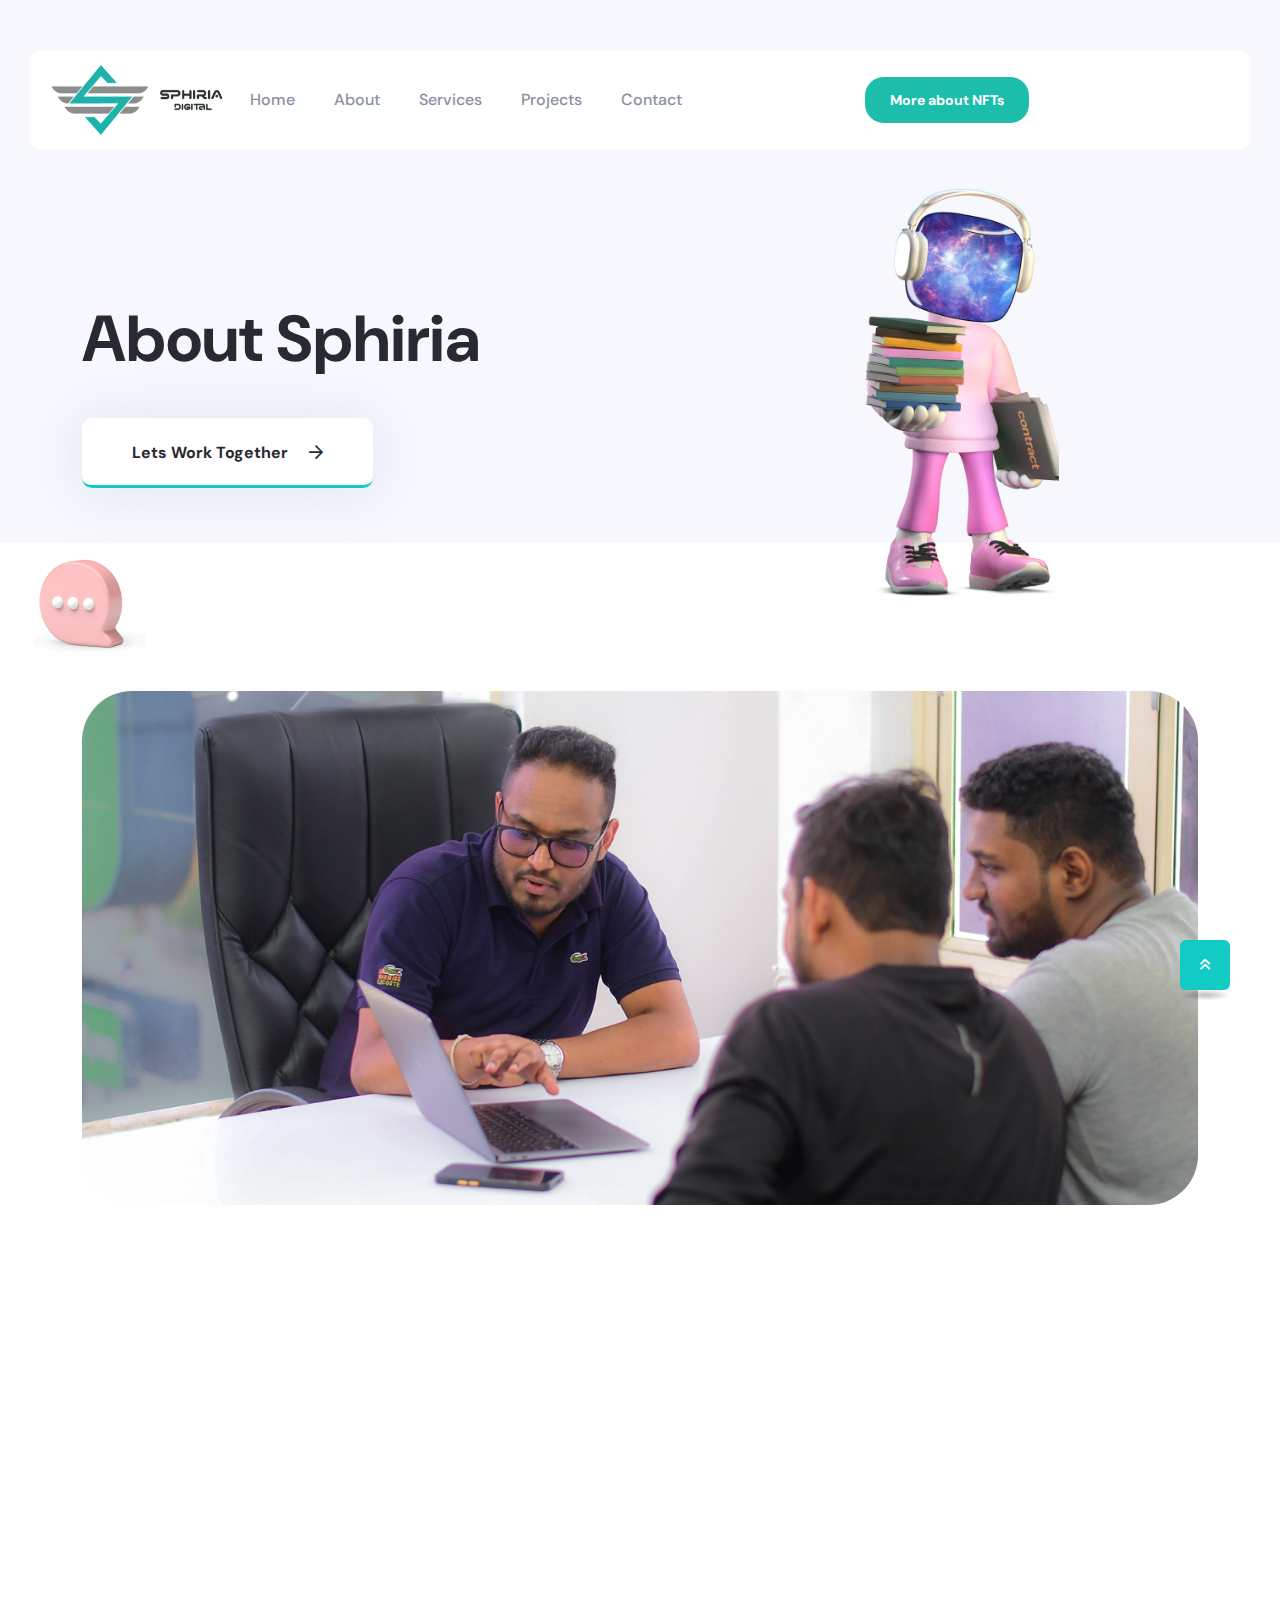
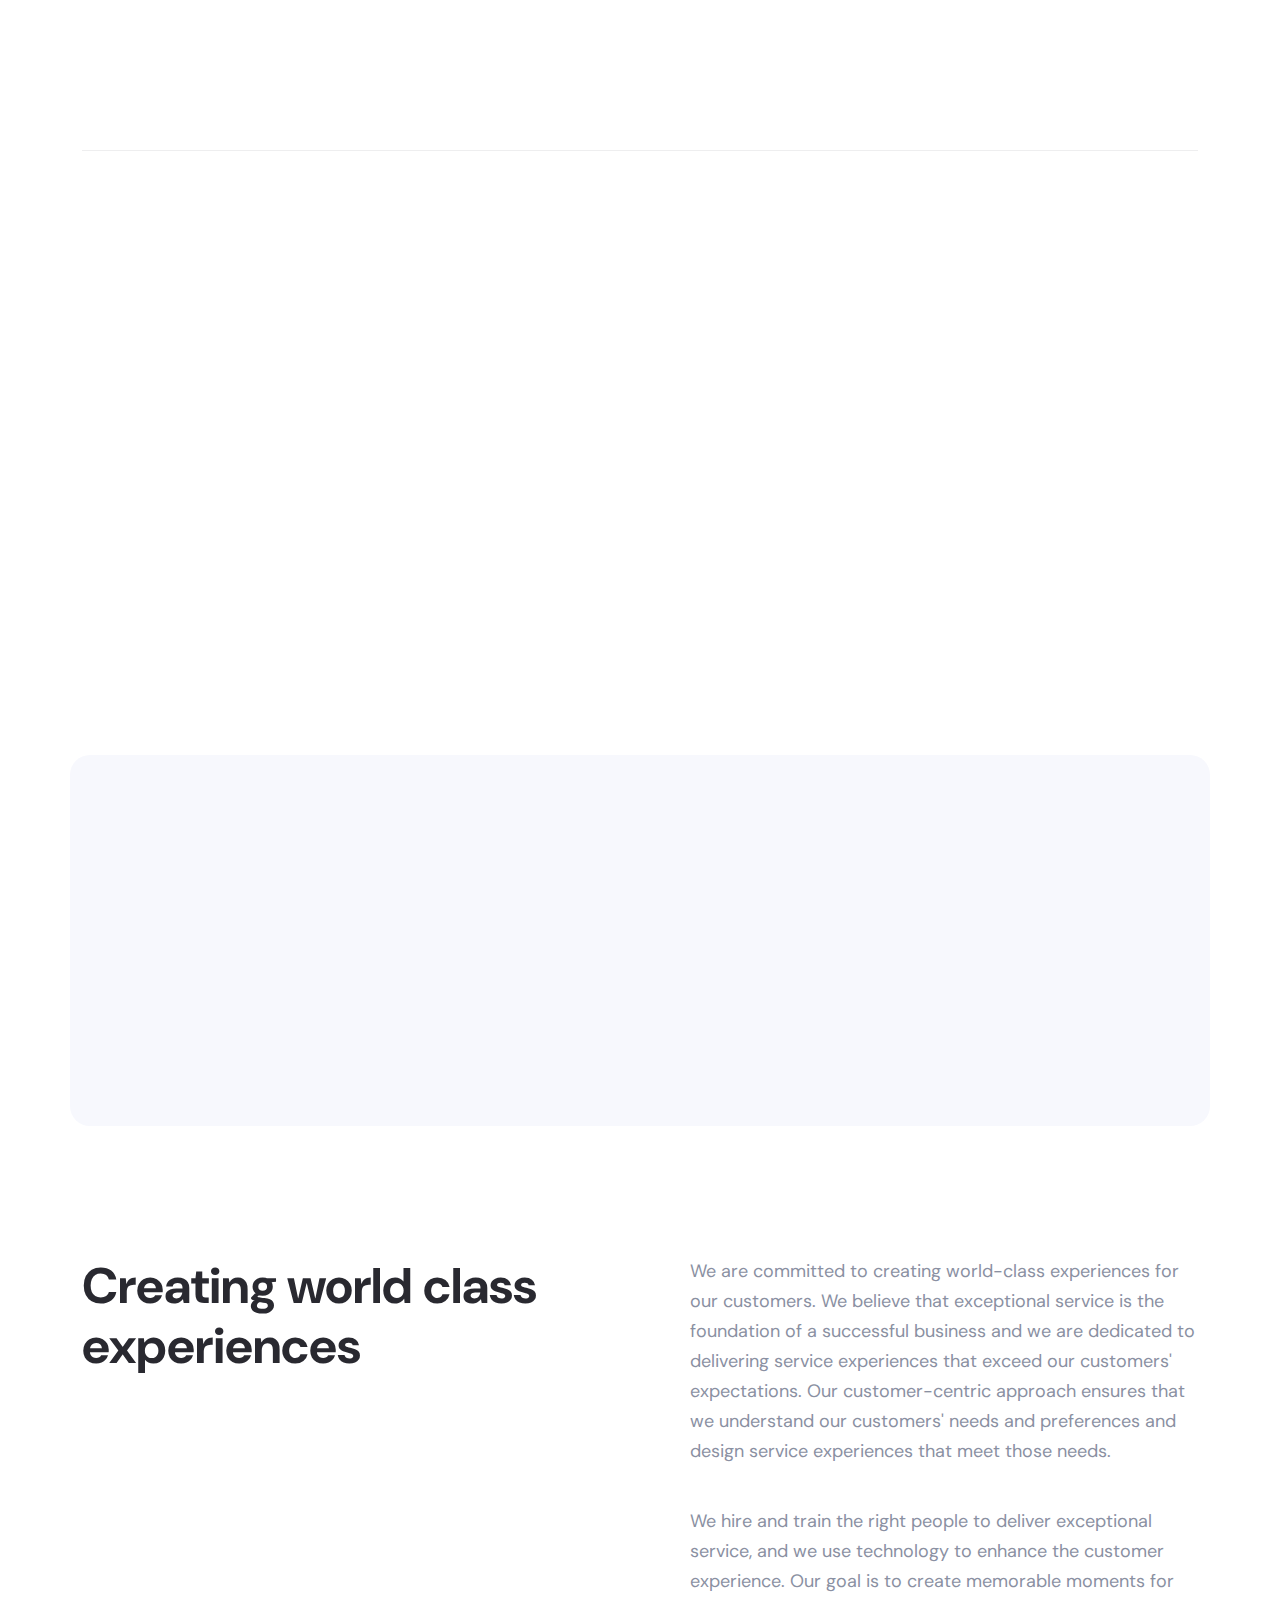
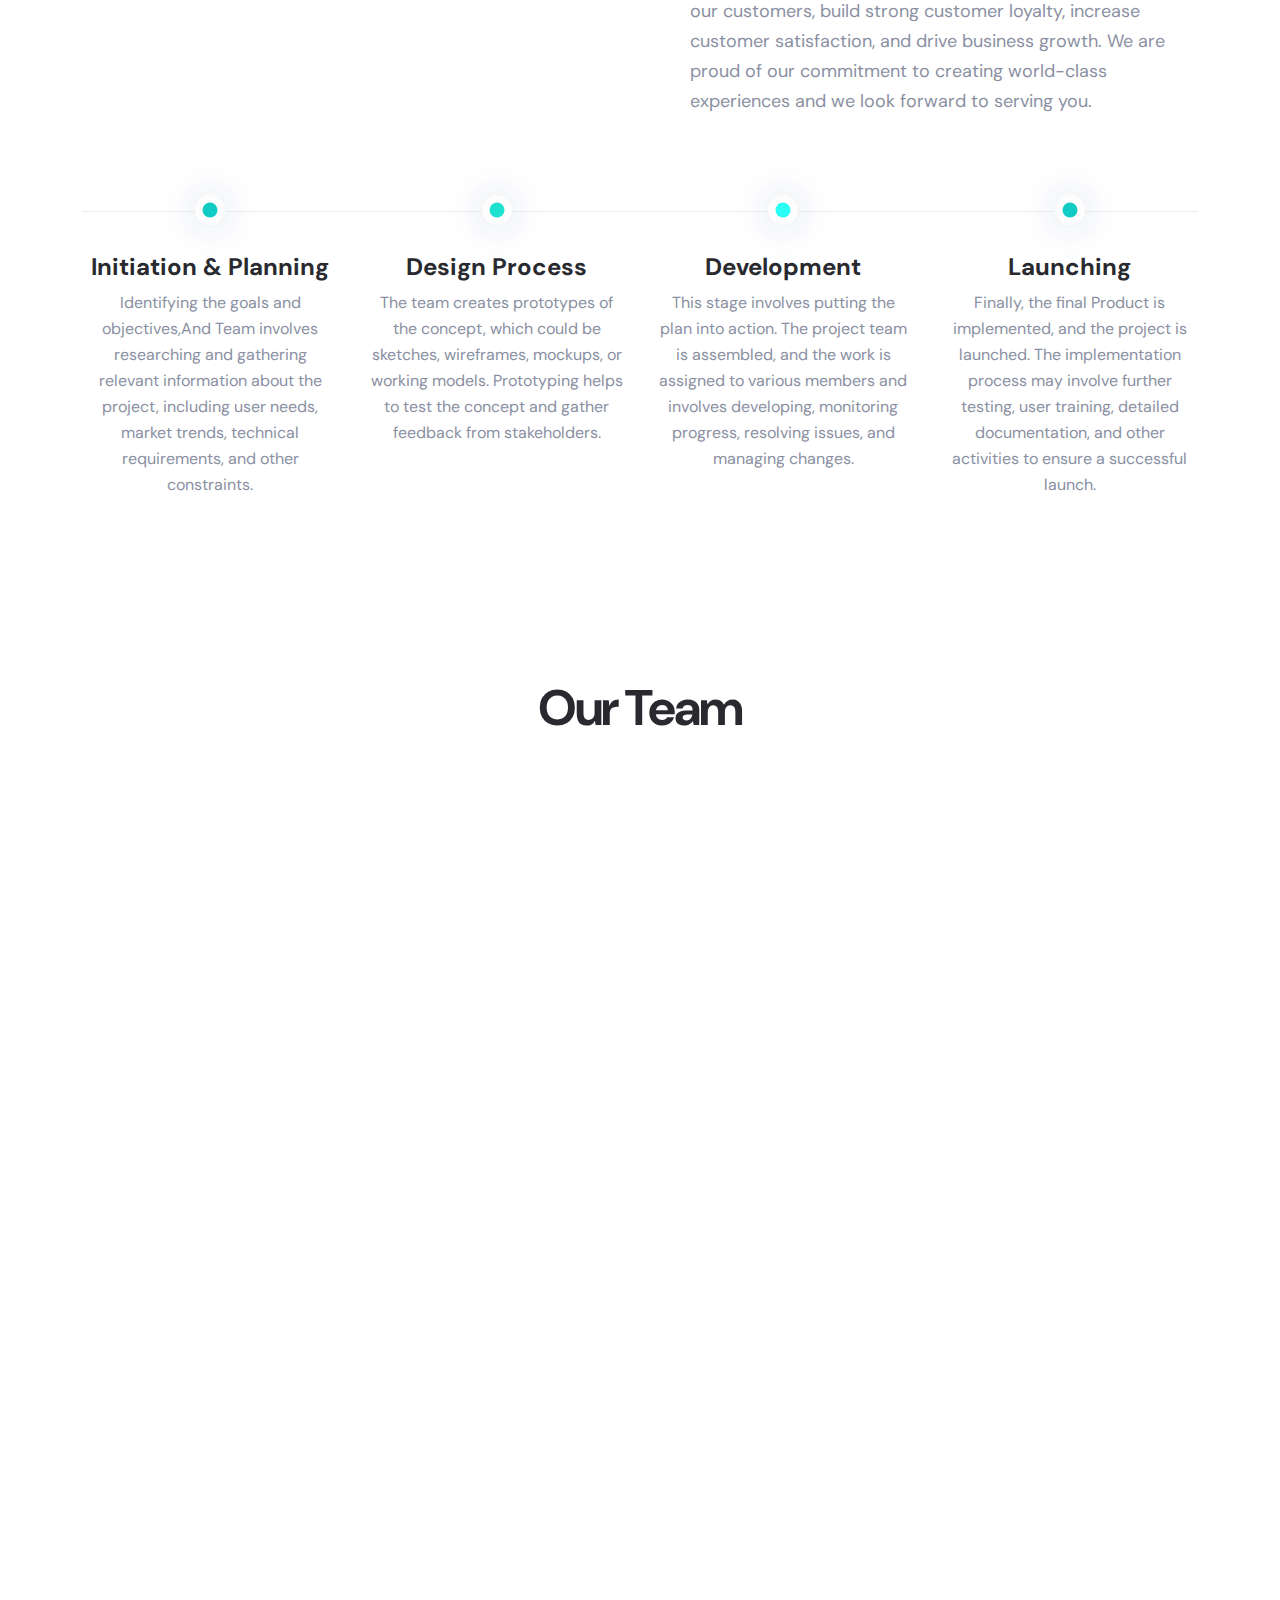
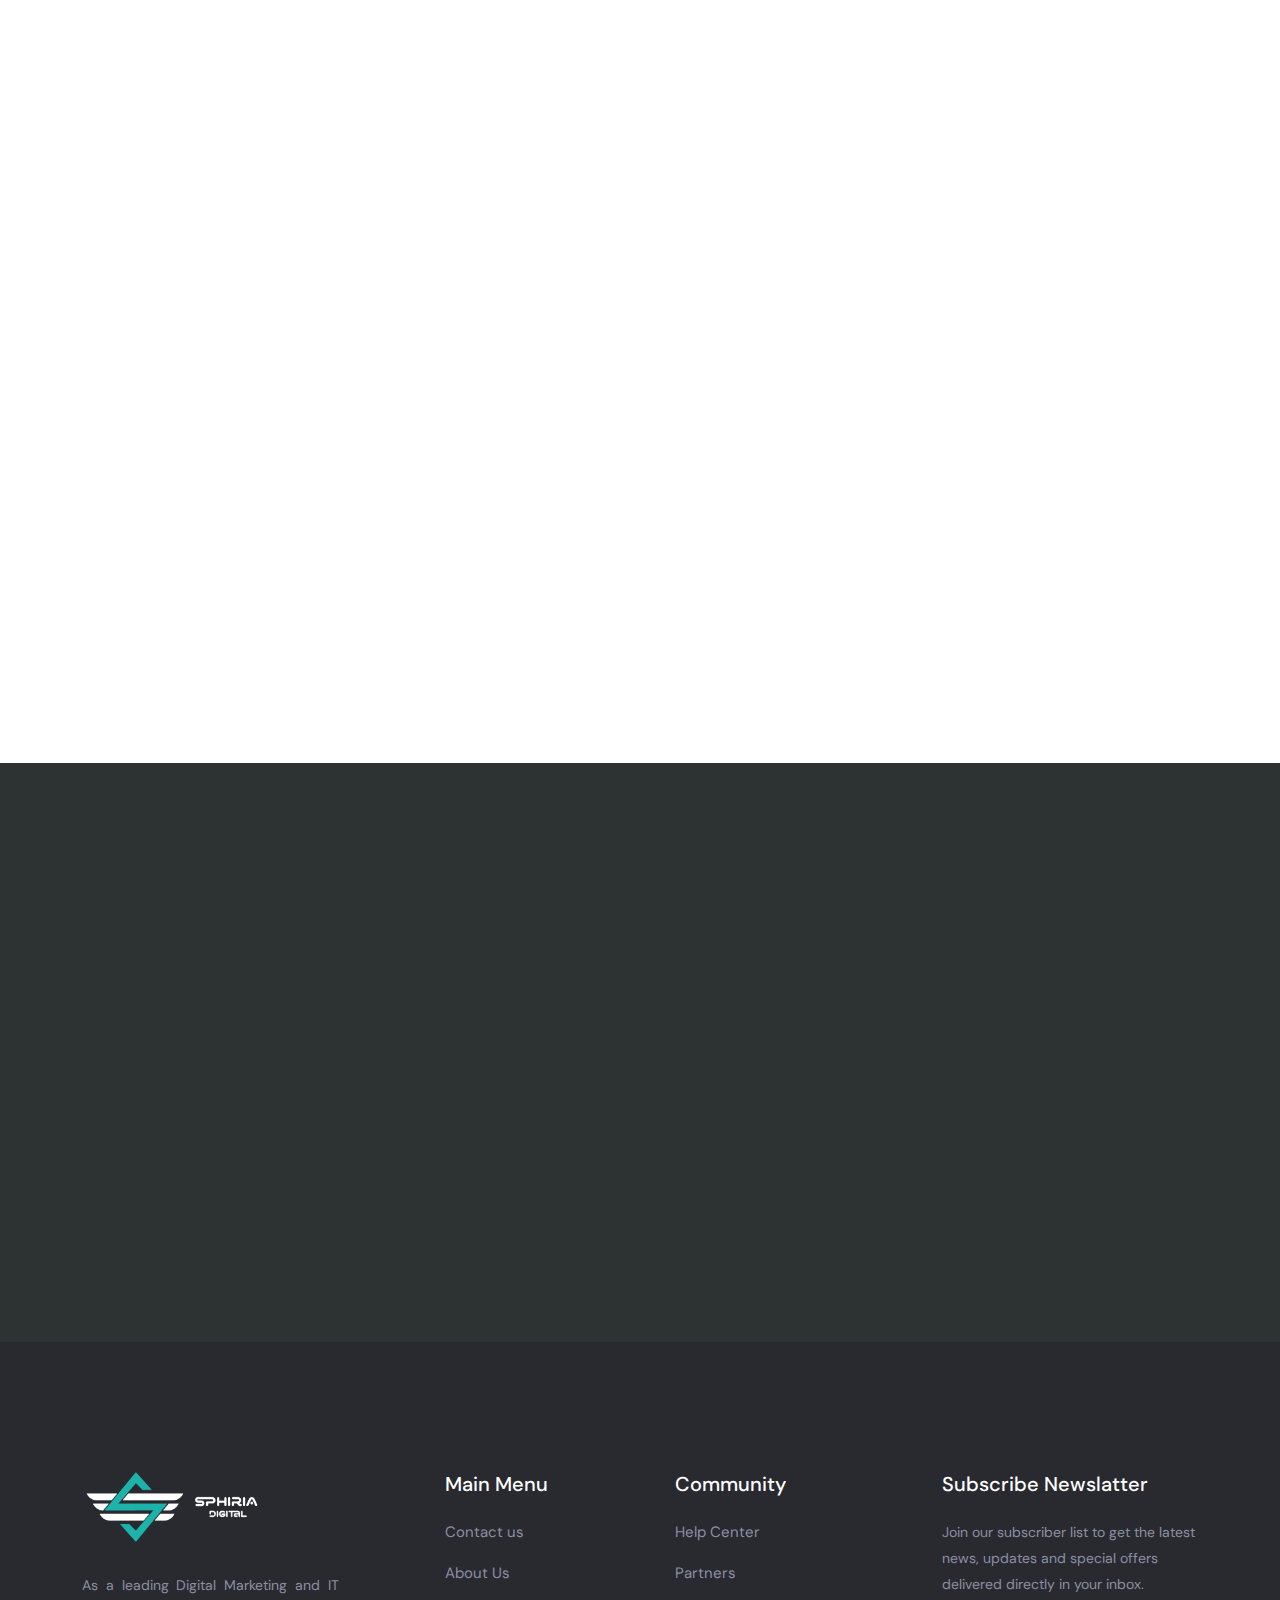
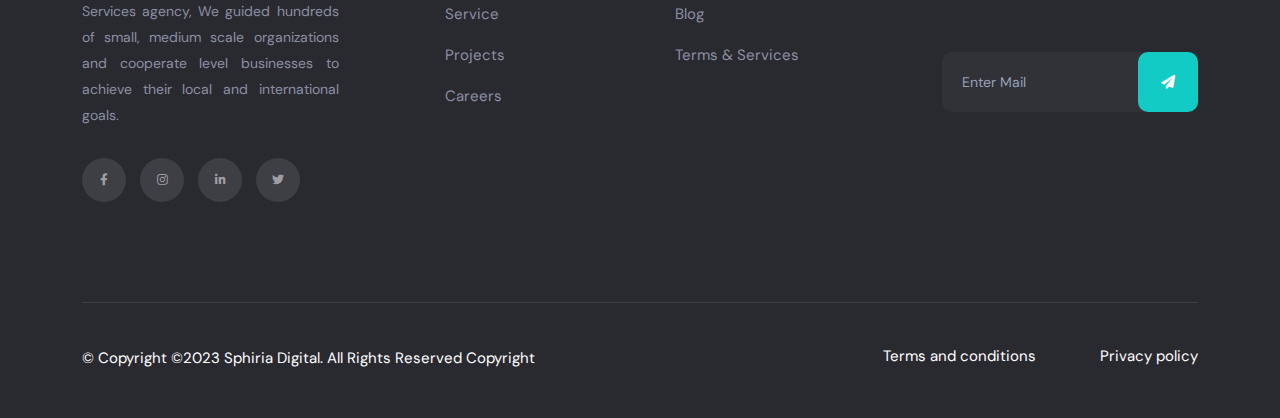
<file: about.html>
<!doctype html>
<html class="no-js" lang="zxx">

<head>
   <meta charset="utf-8">
   <meta http-equiv="x-ua-compatible" content="ie=edge">
   <title> Sphiria Digital Studio - About</title>
   <meta name="description" content="">
   <meta name="viewport" content="width=device-width, initial-scale=1">

   <!-- Place favicon.ico in the root directory -->
   <link rel="shortcut icon" type="image/x-icon" href="assets/img/logo/SPHIRIA_STUDIO.png">

   <!-- CSS here -->
   <link rel="stylesheet" href="assets/css/bootstrap.min.css">
   <link rel="stylesheet" href="assets/css/animate.css">
   <link rel="stylesheet" href="assets/css/custom-animation.css">
   <link rel="stylesheet" href="assets/css/swiper-bundle.css">
   <link rel="stylesheet" href="assets/css/slick.css">
   <link rel="stylesheet" href="assets/css/flaticon.css">
   <link rel="stylesheet" href="assets/css/meanmenu.css">
   <link rel="stylesheet" href="assets/css/font-awesome-pro.css">
   <link rel="stylesheet" href="assets/css/magnific-popup.css">
   <link rel="stylesheet" href="assets/css/spacing.css">
   <link rel="stylesheet" href="assets/css/style.css">
</head>

<body>


   <!-- tp-header-area-start -->
   <header class="d-none d-lg-block">
      <div id="header-sticky" class="tp-header-area-two tp-header-bg header-transparent header-transparent-two">
         <div class="container-fluid">
            <div class="row align-items-center">
               <div class="col-xxl-2 col-xl-2 col-lg-2">
                  <div class="tp-logo text-start">
                     <a href="index.html"><img src="assets/img/logo/White BG-01.png" alt=""></a>
                  </div>
               </div>
               <div class="col-xxl-7 col-xl-8 col-lg-8">
                  <div
                     class="tp-main-menu tp-menu-black tp-bs-menu tp-bp-menu text-center d-flex justify-content-between align-items-center">
                     <nav id="mobile-menu">
                        <ul>
                           <li><a href="index.html">Home</a></li>
                           <li><a href="about.html">About</a></li>
                           <li><a href="services.html">Services</a></li>
                           <li><a href="portfolio.html">Projects</a></li>

                           <li><a href="contact.html">Contact</a></li>
                           <!-- <li class=""><button class="headerBarButtons"><a href="https://nftpros.studio/" target="_blank">More
                                 about NFTs</a></button></li> -->
                        </ul>
                     </nav>
                     <button class="headerBarButtons"><a href="https://nftpros.studio/" target="_blank">More
                           about NFTs</a></button>

                  </div>

               </div>

               <div class="col-xxl-3 col-xl-2 col-lg-2">
                  <div class="tp-header-left d-flex align-items-center justify-content-end ">
                     <ul class="d-none d-xxl-block">
                        <!-- <li><a class="#" href="login.html"><i class="far fa-user fa-user"></i> Login</a></li> -->
                        <li><a class="#" href="#">EN<i class="fal fa-arrow-down arrow-down"></i></a>
                           <ul>
                              <li><a href="#">English</a></li>
                              <li><a href="#">French</a></li>
                              <li><a href="#">Spanish</a></li>
                           </ul>
                        </li>
                     </ul>
                     <!-- <div class="tp-header-yellow-button">
                        <a class="tp-btn-white" href="about.html">How it Works</a>
                     </div> -->
                  </div>
               </div>
            </div>
         </div>
      </div>
   </header>
   <!-- tp-header-area-end -->

   <div id="header-sticky-mobile" class="tp-md-header-area d-md-block d-lg-none pt-15 pb-15"
      style="background-image: url('./assets/img//header/backheader.png'); background-position: center; background-repeat: no-repeat; background-size: cover;">
      <div class="container-fluid">
         <div class="row align-items-center">
            <div class="col-md-6 col-6">
               <div class="tp-logo">
                  <a href="index.html"><img src="assets/img/logo/Dark BG-01.png" alt=""></a>
               </div>
            </div>
            <div class="col-md-6 col-6">
               <div class="tp-header-right z-index-1 d-flex align-items-center justify-content-end">
                  <a class="tp-btn-yellow d-none d-md-block" href="#">How it Works</a>
                  <button class="tp-menu-bar"><i class="fal fa-bars"></i></button>
               </div>
            </div>
         </div>
      </div>
   </div>



   <div class="tp-offcanvas-area">
      <div class="tpoffcanvas">
         <div class="tpoffcanvas__logo">
            <a href="index.html">
               <img src="assets/img/logo/Dark BG-01.png" alt="">
            </a>
         </div>
         <div class="tpoffcanvas__close-btn">
            <a class="close-btn" href="javascript:void(0)"><i class="fal fa-times-hexagon"></i></a>
         </div>
         <div class="tpoffcanvas__content d-none d-sm-block">
            <p>#Capture your success<br></p>
         </div>
         <div class="mobile-menu">
            <button class="headerBarButtons my-3 my-sm-4"><a href="https://nftpros.studio/" target="_blank">More
                  about NFTs</a></button>
         </div>
         <div class="tpoffcanvas__contact">
            <span>Contact us</span>
            <ul>
               <li><i class="fas fa-star"></i> <a href="https://goo.gl/maps/oNqYM7B63HNM8fgJ7" target="_blank">Kandy,
                     Sri Lanka, 20000 </a></li>
               <li><i class="fas fa-star"></i> <a href="tel:94763220666">+94 76 322 0666</a></li>
               <li><i class="fas fa-star"></i> <a href="mailto:info@sphiriadigital.com">info@sphiriadigital.com</a></li>
            </ul>
         </div>
         <div class="tpoffcanvas__input d-none d-sm-block">
            <p>Get UPdate</p>
            <form class="p-relative" action="#">
               <input type="text" placeholder="Enter mail">
               <button type="submit"><i class="fas fa-paper-plane"></i></button>
            </form>
         </div>
         <!-- <div class="tpoffcanvas__instagram d-none d-sm-block">
            <p>Check Instagram POst</p>
            <div class="tp-insta">
               <div class="row">
                  <div class="col-3 col-sm-3"><a href="#"><img src="assets/img/offcanvas/insta-1.jpg" alt=""></a></div>
                  <div class="col-3 col-sm-3"><a href="#"><img src="assets/img/offcanvas/insta-2.jpg" alt=""></a></div>
                  <div class="col-3 col-sm-3"><a href="#"><img src="assets/img/offcanvas/insta-4.jpg" alt=""></a></div>
                  <div class="col-3 col-sm-3"><a href="#"><img src="assets/img/offcanvas/insta-4.jpg" alt=""></a></div>
               </div>
            </div>
         </div> -->
      </div>
   </div>

   <div class="body-overlay"></div>
   <main>

      <!-- breadcrumb area start -->
      <section class="breadcrumb__area  breadcrumb__pt-310 include-bg p-relative px-3 px-md-0"
         data-background="assets/img/breadcrum/ab-1.1.jpg">
         <div class="ac-about-shape-img">
            <img src="assets/img/breadcrum/ab-shape-1.1.jpg" alt="">
         </div>
         <div class="container">
            <div class="row">
               <div class="col-xxl-12">
                  <div class="breadcrumb__content p-relative z-index-1">
                     <h3 class="breadcrumb__title">About Sphiria</h3>
                     <a href="contact.html" class="tp-btn-white-border">Lets work together <i
                           class="far fa-arrow-right"></i></a>
                  </div>
               </div>
            </div>
         </div>
      </section>
      <!-- breadcrumb area end -->

<div class="tp-contact-area pt-50 pb-50 px-3 px-md-0 wow tpfadeLeft" data-wow-duration=".3s" data-wow-delay=".5s">
   <div class="container">
      <div class="row">
         <div class="image-container ">

            <img src="./assets/img/team/real/02.png" class="img-fluid teamImagesRes" alt="Responsive image " />
            <div class="image-overlay"></div>
         </div>

      </div>
   </div>
</div>
      <!-- tp-about-area-start -->
      <div class="ac-about-content-area pt-130 px-3 px-md-0">
         <div class="container">
            <div class="ac-border-bottom ac-bottom-space">
               <div class="row">
                  <div class="col-xl-6 col-lg-6 wow tpfadeLeft" data-wow-duration=".3s" data-wow-delay=".5s">
                     <div class="ac-about-left">
                        <h3 class="ac-ab-title"><a href="#">Design Digital Products for world changers</a></h3>
                        <div class="ac-play-button">
                           <a class="popup-video" href="https://www.youtube.com/watch?v=PVcUFCT0J0Q"><i
                                 class="far fa-play"></i></a>
                           <span>See Demo Video</span>
                        </div>
                     </div>
                  </div>
                  <div class="col-xl- col-lg-6 wow tpfadeRight" data-wow-duration=".5s" data-wow-delay=".7s">
                     <div class="ac-about-right">
                        <p class="pb-25">Sphiria Digital Studio - Digital Marketing and IT Services. As a leading IT
                           Services and Digital Marketing agency, we guided hundreds of small, medium scale
                           organizations and cooperate level businesses to achieve their local and international goals.
                        </p>
                        <p>We specialize in the areas of Web Applications, Digital marketing, eCommerce and WEB 3.0
                           Development Services.</p>
                     </div>
                  </div>
               </div>
            </div>
            <div class="row ac-testimonial-space">
               <div class="col-xl-6 col-lg-6 wow tpfadeLeft" data-wow-duration=".3s" data-wow-delay=".5s">
                  <div class="ac-testimonial-info">
                     <div class="actestimonial">
                        <div class="actestimonial__icon">
                           <img src="assets/img/about/Jeff Bezos Sphiria Digital Studio.png" alt=""
                              style="height: auto; width: 69px;">
                        </div>
                        <div class="actestimonial__position">
                           <h4 class="ac-client-name"><a href="#">Jeff Bezos</a></h4>
                           <span>Executive Chairman of Amazon</span>
                        </div>
                        <div class="actestimonial__paragraph">
                           <p> <span><i class="fas fa-quote-right"></i></span> "Your brand is what other people say
                              about you when you're not in the room."</p>
                        </div>
                     </div>
                  </div>
               </div>
               <div class="col-xl-6 col-lg-6 wow tpfadeRight" data-wow-duration=".5s" data-wow-delay=".7s">
                  <div class="ac-testimonial-right">
                     <img src="assets/img/breadcrum/spss.png" alt="">
                  </div>
               </div>
            </div>
         </div>
      </div>
      <!-- tp-about-area-end -->

      <!--chose-area-start -->
      <div class="ac-chose-area mb-130 px-3 px-md-0">
         <div class="container ac-chose-bg">
            <div class="row">
               <div class="col-xl-3 col-lg-6 col-md-6 col-12 wow tpfadeUp" data-wow-duration=".3s" data-wow-delay=".5s">
                  <div class="tp-chose-item mb-30">
                     <div class="tpchosebox">
                        <div class="tpchosebox__icon mb-30">
                           <a href="#"><i class="flaticon-group"></i></a>
                        </div>
                        <div class="tpchosebox__content">
                           <h4><a href="service-details.html">Professional <br> Team</a></h4>
                           <p>20+ Team Member</p>
                        </div>
                     </div>
                  </div>
               </div>
               <div class="col-xl-3 col-lg-6 col-md-6 col-12 wow tpfadeUp" data-wow-duration=".5s" data-wow-delay=".7s">
                  <div class="tp-chose-item mb-30">
                     <div class="tpchosebox tpchosebox-three">
                        <div class="tpchosebox__icon fea-color-5 mb-30">
                           <a href="#"><i class="fas fa-star"></i></a>
                        </div>
                        <div class="tpchosebox__content">
                           <h4><a href="service-details.html">Happy <br>
                                 Customers</a></h4>
                           <p>250+ Clients</p>
                        </div>
                     </div>
                  </div>
               </div>
               <div class="col-xl-3 col-lg-6 col-md-6 col-12 wow tpfadeUp" data-wow-duration=".7s" data-wow-delay=".9s">
                  <div class="tp-chose-item mb-30">
                     <div class="tpchosebox tpchosebox-two">
                        <div class="tpchosebox__icon fea-color-4 mb-30">
                           <a href="#"><i class="flaticon-web"></i></a>
                        </div>
                        <div class="tpchosebox__content">
                           <h4><a href="service-details.html">Completed <br>
                                 Projects</a></h4>
                           <p>1K+ Projects</p>
                        </div>
                     </div>
                  </div>
               </div>
               <div class="col-xl-3 col-lg-6 col-md-6 col-12 wow tpfadeUp" data-wow-duration=".7s" data-wow-delay=".9s">
                  <div class="tp-chose-item mb-30">
                     <div class="tpchosebox">
                        <div class="tpchosebox__icon mb-30">
                           <a href="#"><i class="fas fa-star"></i></a>
                        </div>
                        <div class="tpchosebox__content">
                           <h4><a href="service-details.html">Competitive <br> Rate</a></h4>
                           <p>100% Client Satisfied</p>
                        </div>
                     </div>
                  </div>
               </div>
            </div>
         </div>
      </div>
      <!--chose-area-end -->

      <!-- tp-feature-area-start -->
      <div class="ac-feature-area px-3 px-md-0">
         <div class="container">
            <div class="row ac-feature-space">
               <div class="col-xl-6 col-lg-6">
                  <div class="ac-feature-left">
                     <h3 class="ac-feature-title">Creating world class experiences</h3>
                  </div>
               </div>
               <div class="col-xl-6 col-lg-6">
                  <div class="ac-feature-right">
                     <p class="pb-25">We are committed to creating world-class experiences for our customers. We believe
                        that exceptional service is the foundation of a successful business and we are dedicated to
                        delivering service experiences that exceed our customers' expectations. Our customer-centric
                        approach ensures that we understand our customers' needs and preferences and design service
                        experiences that meet those needs.</p>
                     <p>We hire and train the right people to deliver exceptional service, and we use technology to
                        enhance the customer experience. Our goal is to create memorable moments for our customers,
                        build strong customer loyalty, increase customer satisfaction, and drive business growth. We are
                        proud of our commitment to creating world-class experiences and we look forward to serving you.
                     </p>
                  </div>
               </div>
            </div>
            <div class="ac-feature-border-top">
               <div class="row">
                  <div class="col-xl-3 col-lg-3 col-md-6">
                     <div class="acfeature mb-50">
                        <div class="ac-circle"></div>
                        <div class="acfeature__item">
                           <h3 class="ac-feature-sm-title"><a href="#">Initiation & Planning</a></h3>
                           <p>Identifying the goals and objectives,And Team involves researching and gathering relevant
                              information about the project, including user needs, market trends, technical
                              requirements, and other constraints.</p>
                        </div>
                     </div>
                  </div>
                  <div class="col-xl-3 col-lg-3 col-md-6">
                     <div class="acfeature mb-50">
                        <div class="ac-circle ac-cirle-color-2"></div>
                        <div class="acfeature__item">
                           <h3 class="ac-feature-sm-title ac-cirle-color-2"><a href="#">Design Process</a></h3>
                           <p>The team creates prototypes of the concept, which could be sketches, wireframes, mockups,
                              or working models. Prototyping helps to test the concept and gather feedback from
                              stakeholders.</p>
                        </div>
                     </div>
                  </div>
                  <div class="col-xl-3 col-lg-3 col-md-6">
                     <div class="acfeature mb-50">
                        <div class="ac-circle ac-cirle-color-3"></div>
                        <div class="acfeature__item">
                           <h3 class="ac-feature-sm-title ac-cirle-color-3"><a href="#">Development</a></h3>
                           <p>This stage involves putting the plan into action. The project team is assembled, and the
                              work is assigned to various members and involves developing, monitoring progress,
                              resolving issues, and managing changes.</p>
                        </div>
                     </div>
                  </div>
                  <div class="col-xl-3 col-lg-3 col-md-6">
                     <div class="acfeature mb-50">
                        <div class="ac-circle ac-cirle-color-4"></div>
                        <div class="acfeature__item">
                           <h3 class="ac-feature-sm-title ac-cirle-color-4"><a href="#">Launching</a></h3>
                           <p>Finally, the final Product is implemented, and the project is launched. The implementation
                              process may involve further testing, user training, detailed documentation, and other
                              activities to ensure a successful launch.</p>
                        </div>
                     </div>
                  </div>
               </div>
            </div>
         </div>
      </div>

      <!-- tp-feature-area-end -->

      <!--team-area-start -->
      <div class="ac-team-area pt-130 pb-100 px-3 px-md-0">
         <div class="container">
            <div class="row">
               <div class="col-12">
                  <div class="ac-team-title-section text-center mb-60">
                     <h3 class="ac-team-title">Our Team</h3>
                  </div>
               </div>
            </div>
            <div class="row">
               <div class="col-xl-3 col-lg-3 col-md-6 col-6 wow tpfadeUp" data-wow-duration=".3s" data-wow-delay=".5s">
                  <div class="tpteam mb-30">
                     <div class="tpteam__shape-1">
                        <img src="assets/img/team/team-shape-5.1.png" alt="">
                     </div>
                     <div class="tpteam__shape-2">
                        <img src="assets/img/team/team-shape-5.2.png" alt="">
                     </div>
                     <div class="tpteam__thumb">
                        <img class="w-100" src="assets/img/team/Avishka.png" alt="">
                     </div>
                     <div class="tpteam__content">
                        <h4 class="tp-team-sm-title"><a href="portfolio-details.html">Avishka Rathnayake</a></h4>
                        <h5 class="tp-team-sm-subtitle"><a href="#">Founder and CEO (Chief Executive Officer)</a></h5>

                        <a href="https://www.facebook.com/people/Sphiria-Digital/100079056200049/"><i
                              class="fab fa-facebook-f"></i></a>
                        <a href="https://twitter.com/sphiriadigital"><i class="fab fa-twitter"></i></a>
                        <a href="https://lk.linkedin.com/company/sphiria-digital-studio"><i
                              class="fab fa-linkedin-in"></i></a>
                     </div>
                  </div>
               </div>
               <div class="col-xl-3 col-lg-3 col-md-6 col-6 wow tpfadeUp" data-wow-duration=".5s" data-wow-delay=".7s">
                  <div class="tpteam mb-30">
                     <div class="tpteam__shape-1">
                        <img src="assets/img/team/team-shape-5.1.png" alt="">
                     </div>
                     <div class="tpteam__shape-2">
                        <img src="assets/img/team/team-shape-5.2.png" alt="">
                     </div>
                     <div class="tpteam__thumb">
                        <img class="w-100" src="assets/img/team/Pasan.png" alt="">
                     </div>
                     <div class="tpteam__content">
                        <h4 class="tp-team-sm-title"><a href="portfolio-details.html">Pasan Wijerathne</a></h4>
                        <h5 class="tp-team-sm-subtitle"><a href="#">Founder</a></h5>

                        <a href="https://www.facebook.com/people/Sphiria-Digital/100079056200049/"><i
                              class="fab fa-facebook-f"></i></a>
                        <a href="https://twitter.com/sphiriadigital"><i class="fab fa-twitter"></i></a>
                        <a href="https://lk.linkedin.com/company/sphiria-digital-studio"><i
                              class="fab fa-linkedin-in"></i></a>
                     </div>
                  </div>
               </div>
               <div class="col-xl-3 col-lg-3 col-md-6 col-6 wow tpfadeUp" data-wow-duration=".7s" data-wow-delay=".9s">
                  <div class="tpteam mb-30">
                     <div class="tpteam__shape-1">
                        <img src="assets/img/team/team-shape-5.1.png" alt="">
                     </div>
                     <div class="tpteam__shape-2">
                        <img src="assets/img/team/team-shape-5.2.png" alt="">
                     </div>
                     <div class="tpteam__thumb">
                        <img class="w-100" src="assets/img/team/Rohan.png" alt="">
                     </div>
                     <div class="tpteam__content">
                        <h4 class="tp-team-sm-title"><a href="portfolio-details.html">Rohan Perera</a></h4>
                        <h5 class="tp-team-sm-subtitle"><a href="#">Chief Marketing Officer</a></h5>

                        <a href="https://www.facebook.com/people/Sphiria-Digital/100079056200049/"><i
                              class="fab fa-facebook-f"></i></a>
                        <a href="https://twitter.com/sphiriadigital"><i class="fab fa-twitter"></i></a>
                        <a href="https://lk.linkedin.com/company/sphiria-digital-studio"><i
                              class="fab fa-linkedin-in"></i></a>
                     </div>
                  </div>
               </div>
               <div class="col-xl-3 col-lg-3 col-md-6 col-6 wow tpfadeUp" data-wow-duration=".8s" data-wow-delay="1s">
                  <div class="tpteam mb-30">
                     <div class="tpteam__shape-1">
                        <img src="assets/img/team/team-shape-5.1.png" alt="">
                     </div>
                     <div class="tpteam__shape-2">
                        <img src="assets/img/team/team-shape-5.2.png" alt="">
                     </div>
                     <div class="tpteam__thumb">
                        <img class="w-100" src="assets/img/team/Tharushi.png" alt="">
                     </div>
                     <div class="tpteam__content">
                        <h4 class="tp-team-sm-title"><a href="portfolio-details.html">Tharushika Herath</a></h4>
                        <h5 class="tp-team-sm-subtitle"><a href="#">Head of Operations
                           </a></h5>

                        <a href="https://www.facebook.com/people/Sphiria-Digital/100079056200049/"><i
                              class="fab fa-facebook-f"></i></a>
                        <a href="https://twitter.com/sphiriadigital"><i class="fab fa-twitter"></i></a>
                        <a href="https://lk.linkedin.com/company/sphiria-digital-studio"><i
                              class="fab fa-linkedin-in"></i></a>
                     </div>
                  </div>
               </div>



            </div>
            <div class="row">
               <div class="col-xl-3 col-lg-3 col-md-6 col-6 wow tpfadeUp" data-wow-duration=".3s" data-wow-delay=".5s">
                  <div class="tpteam mb-30">
                     <div class="tpteam__shape-1">
                        <img src="assets/img/team/team-shape-5.1.png" alt="">
                     </div>
                     <div class="tpteam__shape-2">
                        <img src="assets/img/team/team-shape-5.2.png" alt="">
                     </div>
                     <div class="tpteam__thumb">
                        <img class="w-100" src="assets/img/team/Matheesha.png" alt="">
                     </div>
                     <div class="tpteam__content">
                        <h4 class="tp-team-sm-title"><a href="portfolio-details.html">Matheesha Perera</a></h4>
                        <h5 class="tp-team-sm-subtitle"><a href="#">Head of Digital Marketing</a></h5>

                        <a href="https://www.facebook.com/people/Sphiria-Digital/100079056200049/"><i
                              class="fab fa-facebook-f"></i></a>
                        <a href="https://twitter.com/sphiriadigital"><i class="fab fa-twitter"></i></a>
                        <a href="https://lk.linkedin.com/company/sphiria-digital-studio"><i
                              class="fab fa-linkedin-in"></i></a>
                     </div>
                  </div>
               </div>
               <div class="col-xl-3 col-lg-3 col-md-6 col-6 wow tpfadeUp" data-wow-duration=".5s" data-wow-delay=".7s">
                  <div class="tpteam mb-30">
                     <div class="tpteam__shape-1">
                        <img src="assets/img/team/team-shape-5.1.png" alt="">
                     </div>
                     <div class="tpteam__shape-2">
                        <img src="assets/img/team/team-shape-5.2.png" alt="">
                     </div>
                     <div class="tpteam__thumb">
                        <img class="w-100" src="assets/img/team/Kavinda.png" alt="">
                     </div>
                     <div class="tpteam__content">
                        <h4 class="tp-team-sm-title"><a href="portfolio-details.html">Kavinda Manohara</a></h4>
                        <h5 class="tp-team-sm-subtitle"><a href="#">Digital Artist</a></h5>

                        <a href="https://www.facebook.com/people/Sphiria-Digital/100079056200049/"><i
                              class="fab fa-facebook-f"></i></a>
                        <a href="https://twitter.com/sphiriadigital"><i class="fab fa-twitter"></i></a>
                        <a href="https://lk.linkedin.com/company/sphiria-digital-studio"><i
                              class="fab fa-linkedin-in"></i></a>
                     </div>
                  </div>
               </div>
               <div class="col-xl-3 col-lg-3 col-md-6 col-6 wow tpfadeUp" data-wow-duration=".7s" data-wow-delay=".9s">
                  <div class="tpteam mb-30">
                     <div class="tpteam__shape-1">
                        <img src="assets/img/team/team-shape-5.1.png" alt="">
                     </div>
                     <div class="tpteam__shape-2">
                        <img src="assets/img/team/team-shape-5.2.png" alt="">
                     </div>
                     <div class="tpteam__thumb">
                        <img class="w-100" src="assets/img/team/Thison.png" alt="">
                     </div>
                     <div class="tpteam__content">
                        <h4 class="tp-team-sm-title"><a href="portfolio-details.html">Thison Nayanaka</a></h4>
                        <h5 class="tp-team-sm-subtitle"><a href="#">Senior Digital Artist</a></h5>

                        <a href="https://www.facebook.com/people/Sphiria-Digital/100079056200049/"><i
                              class="fab fa-facebook-f"></i></a>
                        <a href="https://twitter.com/sphiriadigital"><i class="fab fa-twitter"></i></a>
                        <a href="https://lk.linkedin.com/company/sphiria-digital-studio"><i
                              class="fab fa-linkedin-in"></i></a>
                     </div>
                  </div>
               </div>
               <div class="col-xl-3 col-lg-3 col-md-6 col-6 wow tpfadeUp" data-wow-duration=".8s" data-wow-delay="1s">
                  <div class="tpteam mb-30">
                     <div class="tpteam__shape-1">
                        <img src="assets/img/team/team-shape-5.1.png" alt="">
                     </div>
                     <div class="tpteam__shape-2">
                        <img src="assets/img/team/team-shape-5.2.png" alt="">
                     </div>
                     <div class="tpteam__thumb">
                        <img class="w-100" src="assets/img/team/Kasun.png" alt="">
                     </div>
                     <div class="tpteam__content">
                        <h4 class="tp-team-sm-title"><a href="portfolio-details.html">Kasun Gunarathne</a></h4>
                        <h5 class="tp-team-sm-subtitle"><a href="#">Concept Artist</a></h5>

                        <a href="https://www.facebook.com/people/Sphiria-Digital/100079056200049/"><i
                              class="fab fa-facebook-f"></i></a>
                        <a href="https://twitter.com/sphiriadigital"><i class="fab fa-twitter"></i></a>
                        <a href="https://lk.linkedin.com/company/sphiria-digital-studio"><i
                              class="fab fa-linkedin-in"></i></a>
                     </div>
                  </div>
               </div>



            </div>
            <div class="row">
               <div class="col-xl-1 col-lg-3 col-md-6 wow tpfadeUp" data-wow-duration=".5s" data-wow-delay=".7s"></div>
               <div class="col-xl-3 col-lg-3 col-md-6 col-6 wow tpfadeUp" data-wow-duration=".5s" data-wow-delay=".7s">
                  <div class="tpteam mb-30">
                     <div class="tpteam__shape-1">
                        <img src="assets/img/team/team-shape-5.1.png" alt="">
                     </div>
                     <div class="tpteam__shape-2">
                        <img src="assets/img/team/team-shape-5.2.png" alt="">
                     </div>
                     <div class="tpteam__thumb">
                        <img class="w-100" src="assets/img/team/Bagya.png" alt="">
                     </div>
                     <div class="tpteam__content">
                        <h4 class="tp-team-sm-title"><a href="portfolio-details.html">Pamudi Bhagya</a></h4>
                        <h5 class="tp-team-sm-subtitle"><a href="#">Digital Artist</a></h5>

                        <a href="https://www.facebook.com/people/Sphiria-Digital/100079056200049/"><i
                              class="fab fa-facebook-f"></i></a>
                        <a href="https://twitter.com/sphiriadigital"><i class="fab fa-twitter"></i></a>
                        <a href="https://lk.linkedin.com/company/sphiria-digital-studio"><i
                              class="fab fa-linkedin-in"></i></a>
                     </div>
                  </div>
               </div>
               <div class="col-xl-3 col-lg-3 col-md-6 col-6 wow tpfadeUp" data-wow-duration=".7s" data-wow-delay=".9s">
                  <div class="tpteam mb-30">
                     <div class="tpteam__shape-1">
                        <img src="assets/img/team/team-shape-5.1.png" alt="">
                     </div>
                     <div class="tpteam__shape-2">
                        <img src="assets/img/team/team-shape-5.2.png" alt="">
                     </div>
                     <div class="tpteam__thumb">
                        <img class="w-100" src="assets/img/team/Prathiba.png" alt="">
                     </div>
                     <div class="tpteam__content">
                        <h4 class="tp-team-sm-title"><a href="portfolio-details.html">Prathibha Ratnayaka
                           </a></h4>
                        <h5 class="tp-team-sm-subtitle"><a href="#">Software Engineer</a></h5>

                        <a href="https://www.facebook.com/people/Sphiria-Digital/100079056200049/"><i
                              class="fab fa-facebook-f"></i></a>
                        <a href="https://twitter.com/sphiriadigital"><i class="fab fa-twitter"></i></a>
                        <a href="https://lk.linkedin.com/company/sphiria-digital-studio"><i
                              class="fab fa-linkedin-in"></i></a>
                     </div>
                  </div>
               </div>
               <div class="col-xl-3 col-lg-3 col-md-6 col-6 wow tpfadeUp" data-wow-duration=".8s" data-wow-delay="1s">
                  <div class="tpteam mb-30">
                     <div class="tpteam__shape-1">
                        <img src="assets/img/team/team-shape-5.1.png" alt="">
                     </div>
                     <div class="tpteam__shape-2">
                        <img src="assets/img/team/team-shape-5.2.png" alt="">
                     </div>
                     <div class="tpteam__thumb">
                        <img class="w-100" src="assets/img/team/Lahiru.png" alt="">
                     </div>
                     <div class="tpteam__content">
                        <h4 class="tp-team-sm-title"><a href="portfolio-details.html">Lahiru Dinelka</a></h4>
                        <h5 class="tp-team-sm-subtitle"><a href="#">Front End Developer</a></h5>

                        <a href="https://www.facebook.com/people/Sphiria-Digital/100079056200049/"><i
                              class="fab fa-facebook-f"></i></a>
                        <a href="https://twitter.com/sphiriadigital"><i class="fab fa-twitter"></i></a>
                        <a href="https://lk.linkedin.com/company/sphiria-digital-studio"><i
                              class="fab fa-linkedin-in"></i></a>
                     </div>
                  </div>
               </div>



            </div>
         </div>
      </div>
      <!-- team-area-end -->
<div class="tp-contact-area pt-50 pb-0 px-0 px-md-0 wow tpfadeLeft" data-wow-duration=".3s" data-wow-delay=".5s">
  
         <!-- <div class="col-xl-6 col-lg-6 "> -->
            <div class="image-containers">
            
               <img src="./assets/img/team/real/07.png" class="img-fluid teamImagesRess" alt="Responsive image " />
               <div class="image-overlay"></div>
            </div>
         <!-- </div>
         <div class="col-xl-6 col-lg-6 d-flex align-items-center">
            <div class="image-container ">
            
               <img src="./assets/img/team/real/08.png" class="img-fluid teamImagesRes" alt="Responsive image " />
               <div class="image-overlay"></div>
            </div>
         </div> -->
     
</div>
      <!-- news-area-start -->
      <div class="tp-news-letter-area tp-news-letter-bg pt-65 pb-60" data-background="assets/img/news/news-bg.jpg">
         <div class="container">
            <div class="row align-items-center">
               <div class="col-xl-7 col-lg-7 col-md-12 ">
                  <div class="tp-news-sub-wrapper pr-50">
                     <div class="tp-news-letter-section-box">
                        <h5 class="tp-subtitle subtitle-secondary-color wow tpfadeUp" data-wow-duration=".3s"
                           data-wow-delay=".6s">Get every update</h5>
                        <h2 class="tp-title-sm tp-title-sm tp-white-text pb-25 wow tpfadeUp" data-wow-duration=".5s"
                           data-wow-delay=".8s">A recognizable & awarded partner..
                           become our partner
                        </h2>
                     </div>
                     <div class="tp-news-button wow tpfadeUp" data-wow-duration=".7s" data-wow-delay="1s">
                        <a class="tp-btn-lg-yellow mr-20" href="contact.html">Become a Partner</a>
                     </div>
                  </div>
               </div>
               <div class="col-xl-5 col-lg-5 col-md-12 wow tpfadeRight" data-wow-duration=".5s" data-wow-delay=".8s">
                  <div class="tp-news-letter-img text-md-start text-lg-end pr-45">
                     <img src="assets/img/news/news-7.1.png" alt="">
                  </div>
               </div>
            </div>
         </div>
      </div>

      <!-- news-area-end -->


   </main>
   <!-- footer-area-start -->

   <footer>
      <div class="tp-footer-area black-bg pt-130 pb-30">
         <div class="container">
            <div class="row">
               <div class="col-xl-3 col-lg-4 col-md-6">
                  <div class="tp-footer-widget">
                     <div class="tp-footer-widget__logo mb-30">
                        <a href="index.html"><img src="assets/img/logo/Dark BG-01.png" alt=""></a>
                     </div>
                     <div class="tp-footer-widget__text mb-30">
                        <p style="text-align: justify;">As a leading Digital Marketing and IT Services agency, We guided
                           hundreds of small, medium scale organizations and cooperate level businesses to achieve their
                           local and international goals.</p>
                     </div>
                     <div class="tp-footer-widget__social-link">
                        <a href="https://www.facebook.com/people/Sphiria-Digital/100079056200049/"><i
                              class="fab fa-facebook-f"></i></a>
                        <a href="https://www.instagram.com/sphiriadigital/"><i class="fab fa-instagram"></i></a>
                        <a href="https://lk.linkedin.com/company/sphiria-digital-studio"><i
                              class="fab fa-linkedin-in"></i></a>
                        <a href="https://twitter.com/sphiriadigital"><i class="fab fa-twitter"></i></a>
                     </div>
                  </div>
               </div>
               <div class="col-xl-3 col-lg-2 col-md-6 d-flex justify-content-lg-center">
                  <div class="tp-footer-widget">
                     <div class="tp-footer-widget__title pb-15">
                        <h3 class="footer-title">Main Menu</h3>
                     </div>
                     <div class="tp-footer-widget__list">
                        <ul>
                           <li><a href="contact.html">Contact us</a></li>
                           <li><a href="about.html">About Us</a></li>
                           <li><a href="services.html">Service</a></li>
                           <li><a href="portfolio.html">Projects</a></li>
                           <li><a href="#">Careers</a></li>
                        </ul>
                     </div>
                  </div>
               </div>
               <div class="col-xl-3 col-lg-2 col-md-6">
                  <div class="tp-footer-widget pl-20">
                     <div class="tp-footer-widget__title pb-15">
                        <h3 class="footer-title">Community</h3>
                     </div>
                     <div class="tp-footer-widget__list">
                        <ul>
                           <li><a href="#">Help Center</a></li>
                           <li><a href="#">Partners</a></li>

                           <li><a href="#">Blog</a></li>
                           <li><a href="#">Terms & Services</a></li>
                        </ul>
                     </div>
                  </div>
               </div>
               <div class="col-xl-3 col-lg-4 col-md-6">
                  <div class="tp-footer-widget">
                     <div class="tp-footer-widget__title pb-15">
                        <h3 class="footer-title">Subscribe Newslatter</h3>
                     </div>
                     <div class="tp-footer-widget__text mb-55">
                        <p>Join our subscriber list to get the latest news, updates and special offers delivered
                           directly in your inbox.</p>
                     </div>
                     <div class="tp-footer-widget__input">
                        <form action="#">
                           <input type="text" placeholder="Enter Mail">
                           <button type="submit"><i class="fas fa-paper-plane"></i></button>
                        </form>
                     </div>
                  </div>
               </div>
            </div>
         </div>

         <div class="tp-copyright-area">
            <div class="container">
               <div class="copyright-border pt-40">
                  <div class="row">
                     <div class="col-xl-6 col-lg-6 col-12">
                        <div class="tp-copyright-left text-lg-start text-start text-md-center">
                           <p> © Copyright ©2023 Sphiria Digital. All Rights Reserved Copyright</p>
                        </div>
                     </div>
                     <div class="col-xl-6 col-lg-6 col-12">
                        <div class="tp-copyright-right text-start text-md-center text-lg-end">
                           <a href="#">Terms and conditions</a>
                           <a href="#"> Privacy policy</a>
                        </div>
                     </div>
                  </div>
               </div>
            </div>
         </div>
      </div>
   </footer>

   <!-- footer-area-end -->
   <button class="scroll-top scroll-to-target" data-target="html">
      <i class="far fa-angle-double-up"></i>
   </button>

   <!-- JS here -->
   <script src="assets/js/jquery.js"></script>
   <script src="assets/js/waypoints.js"></script>
   <script src="assets/js/bootstrap.bundle.min.js"></script>
   <script src="assets/js/swiper-bundle.js"></script>
   <script src="assets/js/slick.js"></script>
   <script src="assets/js/magnific-popup.js"></script>
   <script src="assets/js/counterup.js"></script>
   <script src="assets/js/wow.js"></script>
   <script src="assets/js/meanmenu.js"></script>
   <script src="assets/js/isotope-pkgd.js"></script>
   <script src="assets/js/imagesloaded-pkgd.js"></script>
   <script src="assets/js/ajax-form.js"></script>
   <script src="assets/js/main.js"></script>
</body>

</html>
</file>
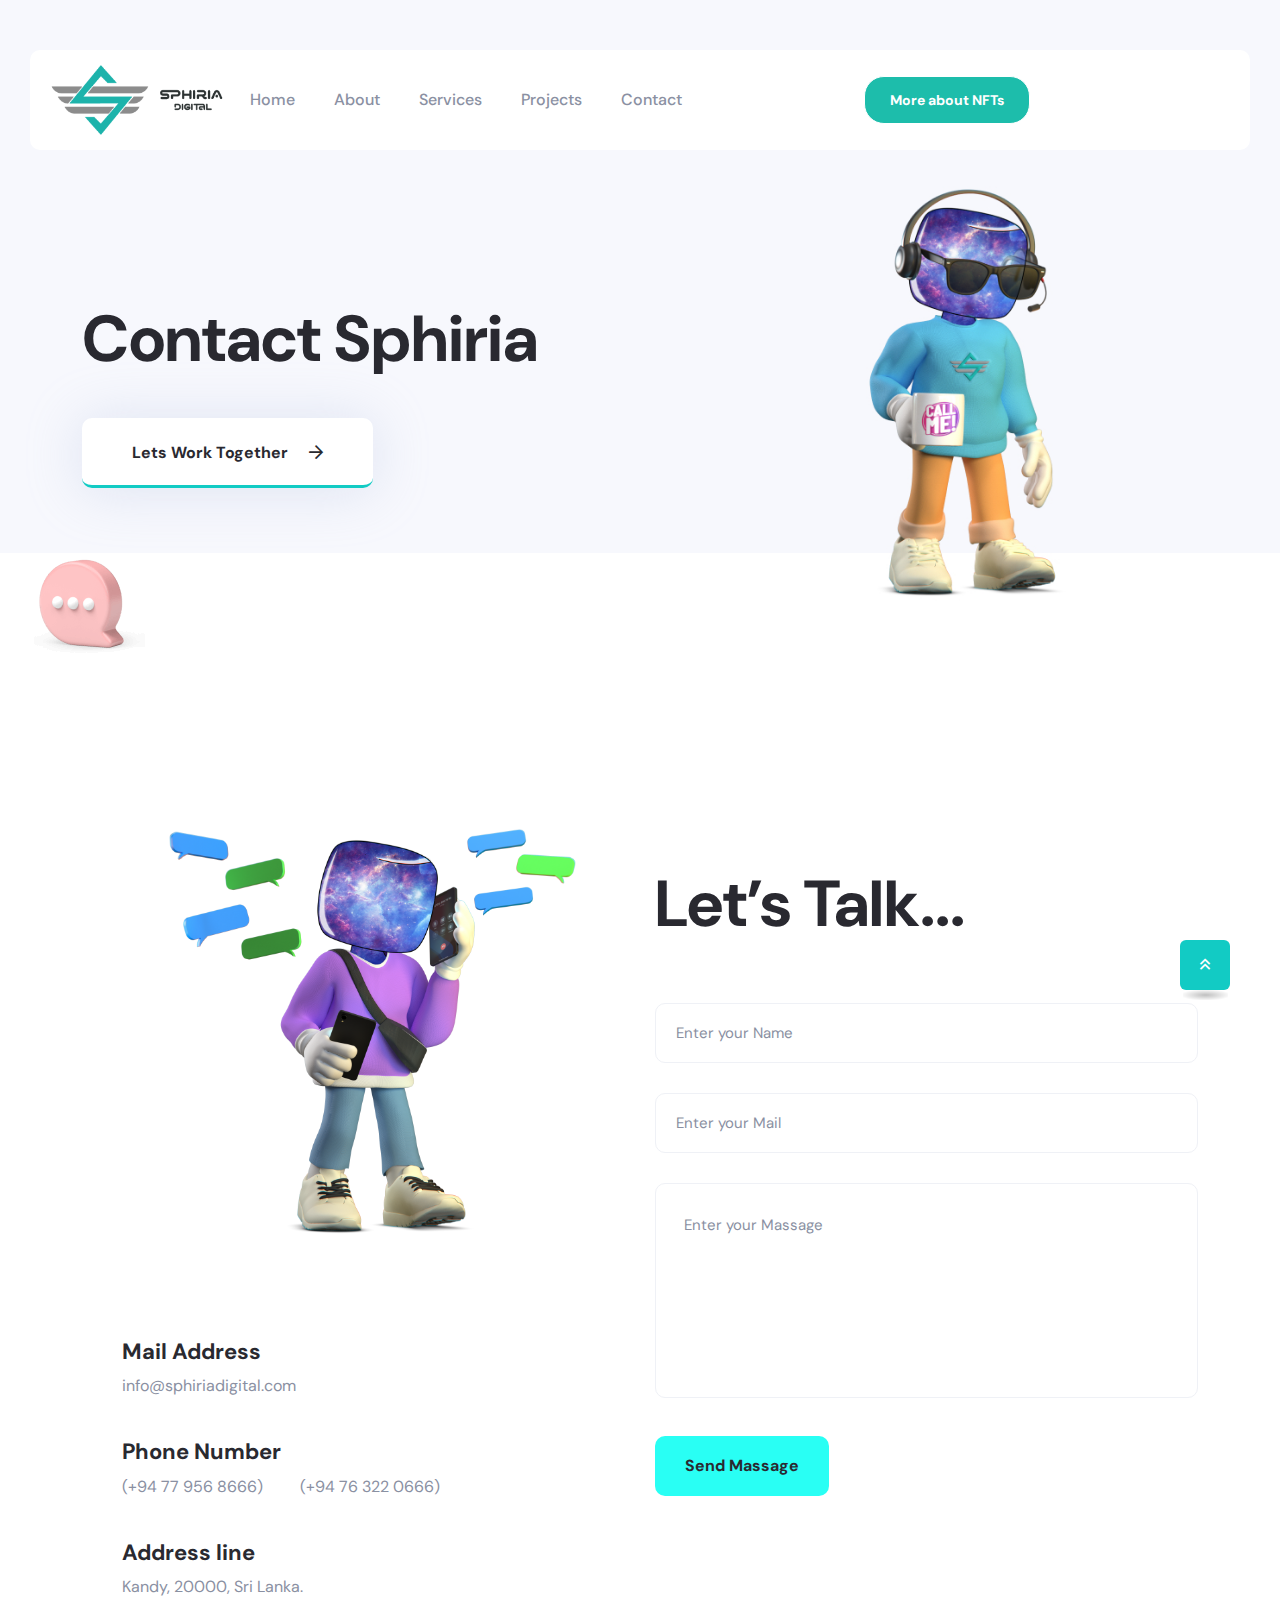
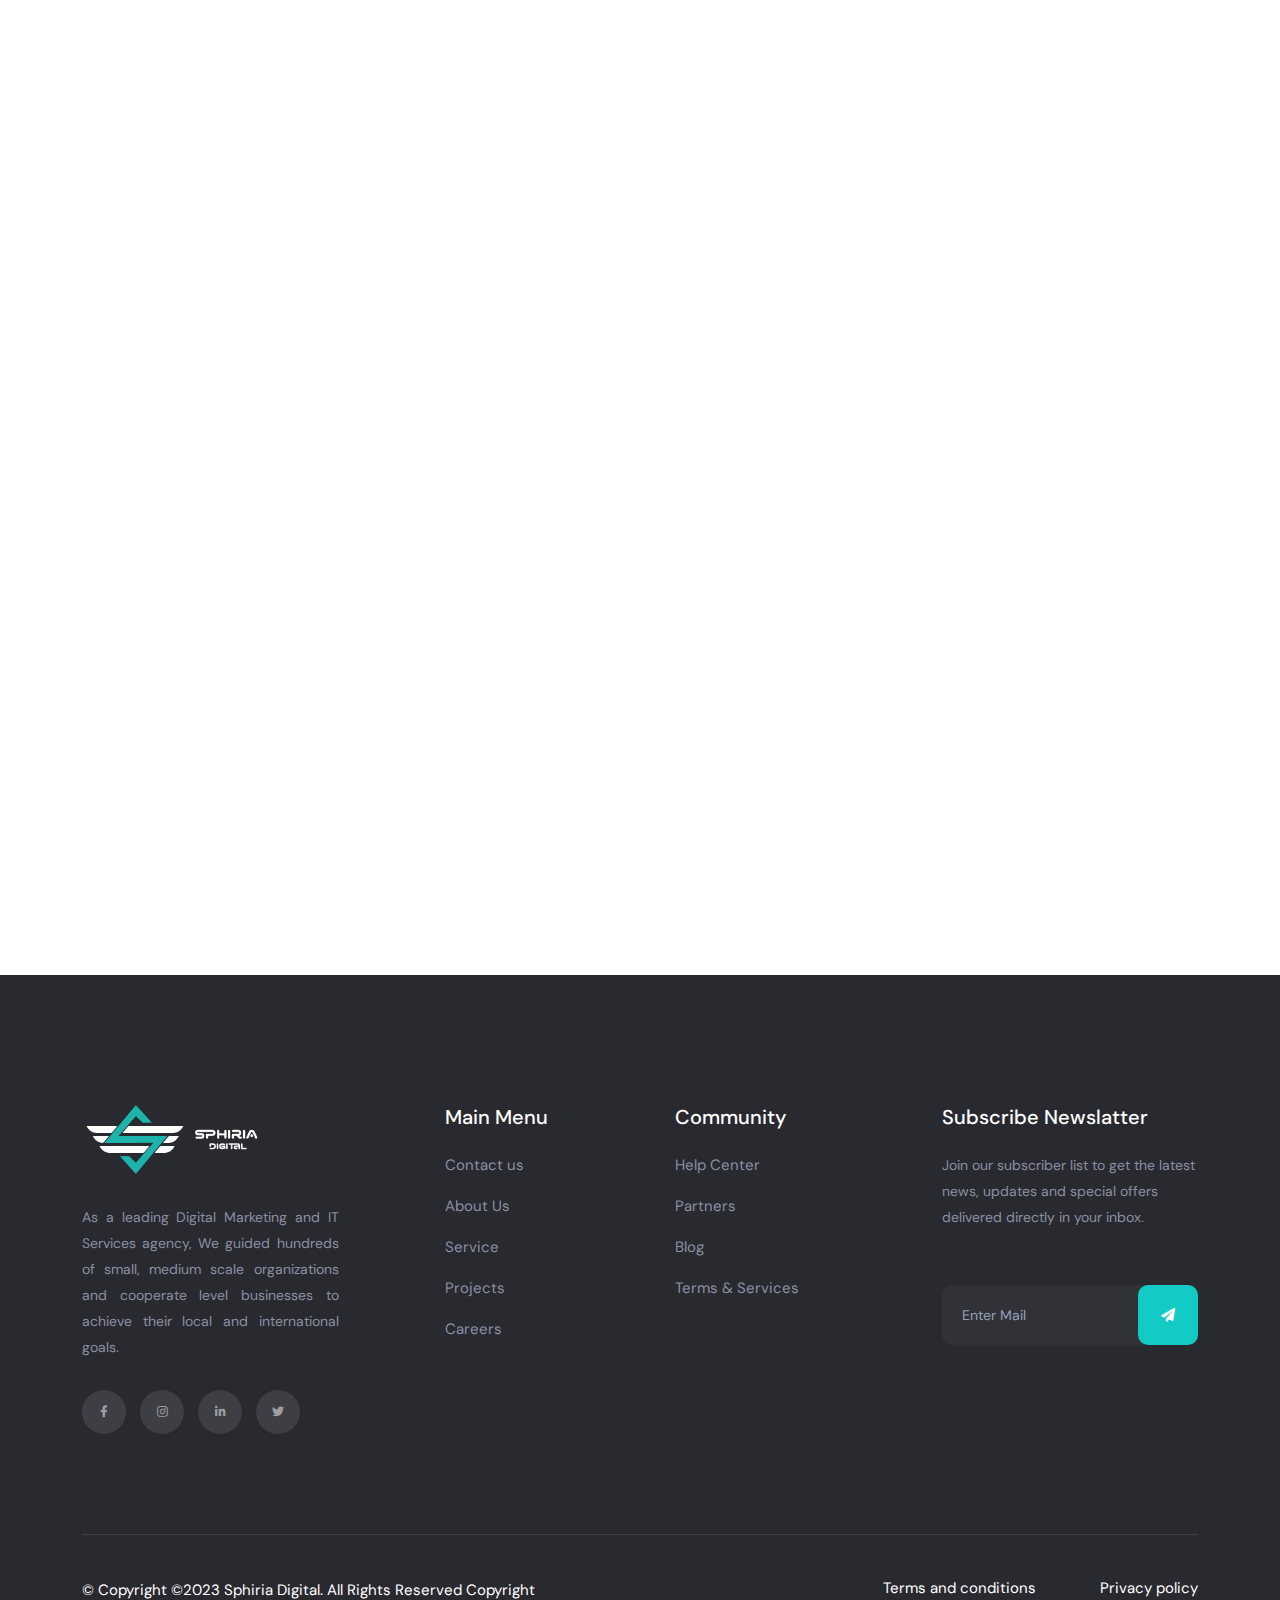
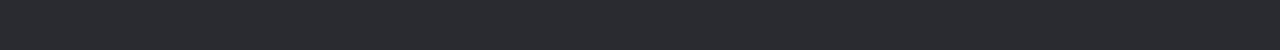
<file: contact.html>
<!doctype html>
<html class="no-js" lang="zxx">

<head>
   <meta charset="utf-8">
   <meta http-equiv="x-ua-compatible" content="ie=edge">
   <title> Sphiria Digital Studio - Contact</title>
   <meta name="description" content="">
   <meta name="viewport" content="width=device-width, initial-scale=1">

   <!-- Place favicon.ico in the root directory -->
   <link rel="shortcut icon" type="image/x-icon" href="assets/img/logo/SPHIRIA_STUDIO.png">

   <!-- CSS here -->
   <link rel="stylesheet" href="assets/css/bootstrap.min.css">
   <link rel="stylesheet" href="assets/css/animate.css">
   <link rel="stylesheet" href="assets/css/swiper-bundle.css">
   <link rel="stylesheet" href="assets/css/slick.css">
   <link rel="stylesheet" href="assets/css/flaticon.css">
   <link rel="stylesheet" href="assets/css/meanmenu.css">
   <link rel="stylesheet" href="assets/css/font-awesome-pro.css">
   <link rel="stylesheet" href="assets/css/magnific-popup.css">
   <link rel="stylesheet" href="assets/css/spacing.css">
   <link rel="stylesheet" href="assets/css/style.css">
</head>

<body>


   <!-- tp-header-area-start -->
   <header class="d-none d-lg-block">
      <div id="header-sticky" class="tp-header-area-two tp-header-bg header-transparent header-transparent-two">
         <div class="container-fluid">
            <div class="row align-items-center">
               <div class="col-xxl-2 col-xl-2 col-lg-2">
                  <div class="tp-logo text-start">
                     <a href="index.html"><img src="assets/img/logo/White BG-01.png" alt=""></a>
                  </div>
               </div>
               <div class="col-xxl-7 col-xl-8 col-lg-8">
                  <div
                     class="tp-main-menu tp-menu-black tp-bs-menu tp-bp-menu text-center d-flex justify-content-between align-items-center">
                     <nav id="mobile-menu">
                        <ul>
                           <li><a href="index.html">Home</a></li>
                           <li><a href="about.html">About</a></li>
                           <li><a href="services.html">Services</a></li>
                           <li><a href="portfolio.html">Projects</a></li>

                           <li><a href="contact.html">Contact</a></li>
                           <!-- <li class=""><button class="headerBarButtons"><a href="https://nftpros.studio/" target="_blank">More
                                                   about NFTs</a></button></li> -->
                        </ul>
                     </nav>
                     <button class="headerBarButtons"><a href="https://nftpros.studio/" target="_blank">More
                           about NFTs</a></button>

                  </div>
               </div>
               <div class="col-xxl-3 col-xl-2 col-lg-2">
                  <div class="tp-header-left d-flex align-items-center justify-content-end ">
                     <ul class="d-none d-xxl-block">
                        <!-- <li><a class="#" href="login.html"><i class="far fa-user fa-user"></i> Login</a></li> -->
                        <li><a class="#" href="#">EN<i class="fal fa-arrow-down arrow-down"></i></a>
                           <ul>
                              <li><a href="#">English</a></li>
                              <li><a href="#">French</a></li>
                              <li><a href="#">Spanish</a></li>
                           </ul>
                        </li>
                     </ul>
                     <!-- <div class="tp-header-yellow-button">
                        <a class="tp-btn-white" href="about.html">How it Works</a>
                     </div> -->
                  </div>
               </div>
            </div>
         </div>
      </div>
   </header>
   <!-- tp-header-area-end -->

   <div id="header-sticky-mobile" class="tp-md-header-area d-md-block d-lg-none pt-15 pb-15"
      style="background-image: url('./assets/img//header/backheader.png'); background-position: center; background-repeat: no-repeat; background-size: cover;">
      <div class="container-fluid">
         <div class="row align-items-center">
            <div class="col-md-6 col-6">
               <div class="tp-logo">
                  <a href="index.html"><img src="assets/img/logo/Dark BG-01.png" alt=""></a>
               </div>
            </div>
            <div class="col-md-6 col-6">
               <div class="tp-header-right z-index-1 d-flex align-items-center justify-content-end">
                  <a class="tp-btn-yellow d-none d-md-block" href="#">How it Works</a>
                  <button class="tp-menu-bar"><i class="fal fa-bars"></i></button>
               </div>
            </div>
         </div>
      </div>
   </div>



   <div class="tp-offcanvas-area">
      <div class="tpoffcanvas">
         <div class="tpoffcanvas__logo">
            <a href="index.html">
               <img src="assets/img/logo/Dark BG-01.png" alt="">
            </a>
         </div>
         <div class="tpoffcanvas__close-btn">
            <a class="close-btn" href="javascript:void(0)"><i class="fal fa-times-hexagon"></i></a>
         </div>
         <div class="tpoffcanvas__content d-none d-sm-block">
            <p>#Capture your success<br></p>
         </div>
         <div class="mobile-menu">
            <button class="headerBarButtons my-3 my-sm-4"><a href="https://nftpros.studio/" target="_blank">More
                  about NFTs</a></button>
         </div>
         <div class="tpoffcanvas__contact">
            <span>Contact us</span>
            <ul>
               <li><i class="fas fa-star"></i> <a href="https://goo.gl/maps/oNqYM7B63HNM8fgJ7" target="_blank">Kandy,
                     Sri Lanka, 20000 </a></li>
               <li><i class="fas fa-star"></i> <a href="tel:94763220666">+94 76 322 0666</a></li>
               <li><i class="fas fa-star"></i> <a href="mailto:info@sphiriadigital.com">info@sphiriadigital.com</a></li>
            </ul>
         </div>
         <div class="tpoffcanvas__input d-none d-sm-block">
            <p>Get UPdate</p>
            <form class="p-relative" action="#">
               <input type="text" placeholder="Enter mail">
               <button type="submit"><i class="fas fa-paper-plane"></i></button>
            </form>
         </div>
         <!-- <div class="tpoffcanvas__instagram d-none d-sm-block">
            <p>Check Instagram POst</p>
            <div class="tp-insta">
               <div class="row">
                  <div class="col-3 col-sm-3"><a href="#"><img src="assets/img/offcanvas/insta-1.jpg" alt=""></a></div>
                  <div class="col-3 col-sm-3"><a href="#"><img src="assets/img/offcanvas/insta-2.jpg" alt=""></a></div>
                  <div class="col-3 col-sm-3"><a href="#"><img src="assets/img/offcanvas/insta-4.jpg" alt=""></a></div>
                  <div class="col-3 col-sm-3"><a href="#"><img src="assets/img/offcanvas/insta-4.jpg" alt=""></a></div>
               </div>
            </div>
         </div> -->
      </div>
   </div>

   <div class="body-overlay"></div>

   <main>

      <!-- breadcrumb area start -->
      <section class="breadcrumb__area  breadcrumb__pt-310 include-bg p-relative px-3 px-md-0"
         data-background="assets/img/breadcrum/ab-4.1.jpg">
         <div class="ac-about-shape-img z-index-1">
            <img src="assets/img/breadcrum/ab-shape-1.1.jpg" alt="">
         </div>
         <div class="container">
            <div class="row">
               <div class="col-xxl-12">
                  <div class="breadcrumb__content p-relative z-index-1">
                     <h3 class="breadcrumb__title">Contact Sphiria</h3>
                     <a href="contact.html" class="tp-btn-white-border">Lets work together <i
                           class="far fa-arrow-right"></i></a>
                  </div>
               </div>
            </div>
         </div>
      </section>
      <!-- breadcrumb area end -->


      <!--contact-area-start -->
      <div class="tp-contact-area pt-135 pb-130 px-3 px-md-0">
         <div class="container">
            <div class="row">
               <div class="col-xl-6 col-lg-6 ">
                  <div class="tp-contct-wrapper contact-space-40">
                     <div class="tp-contact-thumb mb-60">
                        <img src="assets/img/contact/VtagZ_CH_0007.png" alt="">
                     </div>
                     <div class="tp-contact-info mb-40">
                        <h4 class="contact-title">Mail Address</h4>
                        <span><a href="mailto:(info@sphiriadigital.com)">info@sphiriadigital.com</a></span>
                        <!-- <span><a href="mailto:(info@sphiriadigital.com)">(info@sphiriadigital.com)</a></span> -->
                     </div>
                     <div class="tp-contact-info mb-40">
                        <h4 class="contact-title">Phone Number</h4>
                        <span><a href="tel:(+94779568666)">(+94 77 956 8666)</a></span>
                        <span><a href="tel:(+94763220666)">(+94 76 322 0666)</a></span>
                     </div>
                     <div class="tp-contact-info">
                        <h4 class="contact-title">Address line</h4>
                        <span><a href="https://www.google.com/maps" target="blank">Kandy, 20000, Sri Lanka.</a></span>
                     </div>
                  </div>
               </div>
               <div class="col-xl-6 col-lg-6 d-flex align-items-center">
                  <div class="tpcontact">
                     <h4 class="tp-contact-big-title">Let’s Talk...</h4>
                     <div class="tpcontact__form tpcontact__form-3">
                        <form id="contact-form" action="assets/mail.php">
                           <input name="name" type="text" placeholder="Enter your Name">
                           <input name="email" type="email" placeholder="Enter your Mail">
                           <textarea name="message" placeholder="Enter your Massage"></textarea>
                        </form>
                        <button type="submit" class="tp-btn-yellow">Send Massage</button>
                     </div>
                     <p class="ajax-response"></p>
                  </div>
               </div>
            </div>
         </div>
      </div>
      <!-- contact-area-end -->
      <div class="tp-contact-area pt-50 pb-50 px-3 px-md-0 wow tpfadeLeft" data-wow-duration=".3s" data-wow-delay=".5s">
         <div class="container">
            <div class="row">
               <div class="image-container ">
      
                  <img src="./assets/img/team/real/08.png" class="img-fluid teamImagesRes" alt="Responsive image " />
                  <div class="image-overlay"></div>
               </div>
      
            </div>
         </div>
      </div>
   </main>


   <!-- footer-area-start -->

   <footer>
      <div class="tp-footer-area black-bg pt-130 pb-30">
         <div class="container">
            <div class="row">
               <div class="col-xl-3 col-lg-4 col-md-6">
                  <div class="tp-footer-widget">
                     <div class="tp-footer-widget__logo mb-30">
                        <a href="index.html"><img src="assets/img/logo/Dark BG-01.png" alt=""></a>
                     </div>
                     <div class="tp-footer-widget__text mb-30">
                        <p style="text-align: justify;">As a leading Digital Marketing and IT Services agency, We guided
                           hundreds of small, medium scale organizations and cooperate level businesses to achieve their
                           local and international goals.</p>
                     </div>
                     <div class="tp-footer-widget__social-link">
                        <a href="https://www.facebook.com/people/Sphiria-Digital/100079056200049/"><i
                              class="fab fa-facebook-f"></i></a>
                        <a href="https://www.instagram.com/sphiriadigital/"><i class="fab fa-instagram"></i></a>
                        <a href="https://lk.linkedin.com/company/sphiria-digital-studio"><i
                              class="fab fa-linkedin-in"></i></a>
                        <a href="https://twitter.com/sphiriadigital"><i class="fab fa-twitter"></i></a>
                     </div>
                  </div>
               </div>
               <div class="col-xl-3 col-lg-2 col-md-6 d-flex justify-content-lg-center">
                  <div class="tp-footer-widget">
                     <div class="tp-footer-widget__title pb-15">
                        <h3 class="footer-title">Main Menu</h3>
                     </div>
                     <div class="tp-footer-widget__list">
                        <ul>
                           <li><a href="contact.html">Contact us</a></li>
                           <li><a href="about.html">About Us</a></li>
                           <li><a href="services.html">Service</a></li>
                           <li><a href="portfolio.html">Projects</a></li>
                           <li><a href="#">Careers</a></li>
                        </ul>
                     </div>
                  </div>
               </div>
               <div class="col-xl-3 col-lg-2 col-md-6">
                  <div class="tp-footer-widget pl-20">
                     <div class="tp-footer-widget__title pb-15">
                        <h3 class="footer-title">Community</h3>
                     </div>
                     <div class="tp-footer-widget__list">
                        <ul>
                           <li><a href="#">Help Center</a></li>
                           <li><a href="#">Partners</a></li>

                           <li><a href="#">Blog</a></li>
                           <li><a href="#">Terms & Services</a></li>
                        </ul>
                     </div>
                  </div>
               </div>
               <div class="col-xl-3 col-lg-4 col-md-6">
                  <div class="tp-footer-widget">
                     <div class="tp-footer-widget__title pb-15">
                        <h3 class="footer-title">Subscribe Newslatter</h3>
                     </div>
                     <div class="tp-footer-widget__text mb-55">
                        <p>Join our subscriber list to get the latest news, updates and special offers delivered
                           directly in your inbox.</p>
                     </div>
                     <div class="tp-footer-widget__input">
                        <form action="#">
                           <input type="text" placeholder="Enter Mail">
                           <button type="submit"><i class="fas fa-paper-plane"></i></button>
                        </form>
                     </div>
                  </div>
               </div>
            </div>
         </div>

         <div class="tp-copyright-area">
            <div class="container">
               <div class="copyright-border pt-40">
                  <div class="row">
                     <div class="col-xl-6 col-lg-6 col-12">
                        <div class="tp-copyright-left text-lg-start text-start text-md-center">
                           <p> © Copyright ©2023 Sphiria Digital. All Rights Reserved Copyright</p>
                        </div>
                     </div>
                     <div class="col-xl-6 col-lg-6 col-12">
                        <div class="tp-copyright-right text-start text-md-center text-lg-end">
                           <a href="#">Terms and conditions</a>
                           <a href="#"> Privacy policy</a>

                        </div>
                     </div>
                  </div>
               </div>
            </div>
         </div>
      </div>
   </footer>

   <!-- footer-area-end -->

   <button class="scroll-top scroll-to-target" data-target="html">
      <i class="far fa-angle-double-up"></i>
   </button>

   <!-- JS here -->
   <script src="assets/js/jquery.js"></script>
   <script src="assets/js/waypoints.js"></script>
   <script src="assets/js/bootstrap.bundle.min.js"></script>
   <script src="assets/js/swiper-bundle.js"></script>
   <script src="assets/js/slick.js"></script>
   <script src="assets/js/magnific-popup.js"></script>
   <script src="assets/js/counterup.js"></script>
   <script src="assets/js/wow.js"></script>
   <script src="assets/js/meanmenu.js"></script>
   <script src="assets/js/isotope-pkgd.js"></script>
   <script src="assets/js/imagesloaded-pkgd.js"></script>
   <script src="assets/js/ajax-form.js"></script>
   <script src="assets/js/main.js"></script>
</body>

</html>
</file>
<file: assets/css/flaticon.css>
@font-face {
    font-family: "flaticon";
    src: url("../fonts/flaticon.ttf") format("truetype"),
url("../fonts/flaticon.woff") format("woff"),
url("../fonts/flaticon.woff") format("woff2"),
url("../fonts/flaticon.eot") format("embedded-opentype"),
url("../fonts/flaticon.svg") format("svg");
}

i[class^="flaticon-"]:before, i[class*=" flaticon-"]:before {
    font-family: flaticon !important;
    font-style: normal;
    font-weight: normal !important;
    font-variant: normal;
    text-transform: none;
    line-height: 1;
    -webkit-font-smoothing: antialiased;
    -moz-osx-font-smoothing: grayscale;
}

.flaticon-clipboard:before {
    content: "\f101";
}
.flaticon-satisfaction:before {
    content: "\f102";
}
.flaticon-setting:before {
    content: "\f103";
}
.flaticon-diagonal-arrow:before {
    content: "\f104";
}
.flaticon-down-arrow:before {
    content: "\f105";
}
.flaticon-right-arrow:before {
    content: "\f106";
}
.flaticon-email:before {
    content: "\f107";
}
.flaticon-programming:before {
    content: "\f108";
}
.flaticon-customer-support:before {
    content: "\f109";
}
.flaticon-bell:before {
    content: "\f10a";
}
.flaticon-document:before {
    content: "\f10b";
}
.flaticon-briefcase:before {
    content: "\f10c";
}
.flaticon-bar-chart:before {
    content: "\f10d";
}
.flaticon-shuttle:before {
    content: "\f10e";
}
.flaticon-group:before {
    content: "\f10f";
}
.flaticon-24-hours:before {
    content: "\f110";
}
.flaticon-web:before {
    content: "\f111";
}
.flaticon-star:before {
    content: "\f112";
}
.flaticon-target:before {
    content: "\f113";
}
.flaticon-coding:before {
    content: "\f114";
}
.flaticon-statistics:before {
    content: "\f115";
}
.flaticon-team:before {
    content: "\f116";
}
.flaticon-target-1:before {
    content: "\f117";
}
.flaticon-configure:before {
    content: "\f118";
}
.flaticon-startup:before {
    content: "\f119";
}
.flaticon-graph:before {
    content: "\f11a";
}
.flaticon-graph-1:before {
    content: "\f11b";
}
.flaticon-settings:before {
    content: "\f11c";
}
.flaticon-lcd:before {
    content: "\f11d";
}
.flaticon-solution:before {
    content: "\f11e";
}
.flaticon-developer:before {
    content: "\f11f";
}
.flaticon-presentation:before {
    content: "\f120";
}
</file>
<file: assets/css/spacing.css>
.mt-5{
    margin-top:5px !important
}
.mt-10{
    margin-top:10px
}
.mt-15{
    margin-top:15px
}
.mt-20{
    margin-top:20px
}
.mt-25{
    margin-top:25px
}
.mt-30{
    margin-top:30px
}
.mt-35{
    margin-top:35px
}
.mt-40{
    margin-top:40px
}
.mt-45{
    margin-top:45px
}
.mt-50{
    margin-top:50px
}
.mt-55{
    margin-top:55px
}
.mt-60{
    margin-top:60px
}
.mt-65{
    margin-top:65px
}
.mt-70{
    margin-top:70px
}
.mt-75{
    margin-top:75px
}
.mt-80{
    margin-top:80px
}
.mt-85{
    margin-top:85px
}
.mt-90{
    margin-top:90px
}
.mt-95{
    margin-top:95px
}
.mt-100{
    margin-top:100px
}
.mt-105{
    margin-top:105px
}
.mt-110{
    margin-top:110px
}
.mt-115{
    margin-top:115px
}
.mt-120{
    margin-top:120px
}
.mt-125{
    margin-top:125px
}
.mt-130{
    margin-top:130px
}
.mt-135{
    margin-top:135px
}
.mt-140{
    margin-top:140px
}
.mt-145{
    margin-top:145px
}
.mt-150{
    margin-top:150px
}
.mt-155{
    margin-top:155px
}
.mt-160{
    margin-top:160px
}
.mt-165{
    margin-top:165px
}
.mt-170{
    margin-top:170px
}
.mt-175{
    margin-top:175px
}
.mt-180{
    margin-top:180px
}
.mt-185{
    margin-top:185px
}
.mt-190{
    margin-top:190px
}
.mt-195{
    margin-top:195px
}
.mt-200{
    margin-top:200px
}
.mb-5{
    margin-bottom:5px !important
}
.mb-10{
    margin-bottom:10px
}
.mb-15{
    margin-bottom:15px
}
.mb-20{
    margin-bottom:20px
}
.mb-25{
    margin-bottom:25px
}
.mb-30{
    margin-bottom:30px
}
.mb-35{
    margin-bottom:35px
}
.mb-40{
    margin-bottom:40px
}
.mb-45{
    margin-bottom:45px
}
.mb-50{
    margin-bottom:50px
}
.mb-55{
    margin-bottom:55px
}
.mb-60{
    margin-bottom:60px
}
.mb-65{
    margin-bottom:65px
}
.mb-70{
    margin-bottom:70px
}
.mb-75{
    margin-bottom:75px
}
.mb-80{
    margin-bottom:80px
}
.mb-85{
    margin-bottom:85px
}
.mb-90{
    margin-bottom:90px
}
.mb-95{
    margin-bottom:95px
}
.mb-100{
    margin-bottom:100px
}
.mb-105{
    margin-bottom:105px
}
.mb-110{
    margin-bottom:110px
}
.mb-115{
    margin-bottom:115px
}
.mb-120{
    margin-bottom:120px
}
.mb-125{
    margin-bottom:125px
}
.mb-130{
    margin-bottom:130px
}
.mb-135{
    margin-bottom:135px
}
.mb-140{
    margin-bottom:140px
}
.mb-145{
    margin-bottom:145px
}
.mb-150{
    margin-bottom:150px
}
.mb-155{
    margin-bottom:155px
}
.mb-160{
    margin-bottom:160px
}
.mb-165{
    margin-bottom:165px
}
.mb-170{
    margin-bottom:170px
}
.mb-175{
    margin-bottom:175px
}
.mb-180{
    margin-bottom:180px
}
.mb-185{
    margin-bottom:185px
}
.mb-190{
    margin-bottom:190px
}
.mb-195{
    margin-bottom:195px
}
.mb-200{
    margin-bottom:200px
}
.ml-5{
    margin-left:5px
}
.ml-10{
    margin-left:10px
}
.ml-15{
    margin-left:15px
}
.ml-20{
    margin-left:20px
}
.ml-25{
    margin-left:25px
}
.ml-30{
    margin-left:30px
}
.ml-35{
    margin-left:35px
}
.ml-40{
    margin-left:40px
}
.ml-45{
    margin-left:45px
}
.ml-50{
    margin-left:50px
}
.ml-55{
    margin-left:55px
}
.ml-60{
    margin-left:60px
}
.ml-65{
    margin-left:65px
}
.ml-70{
    margin-left:70px
}
.ml-75{
    margin-left:75px
}
.ml-80{
    margin-left:80px
}
.ml-85{
    margin-left:85px
}
.ml-90{
    margin-left:90px
}
.ml-95{
    margin-left:95px
}
.ml-100{
    margin-left:100px
}
.ml-105{
    margin-left:105px
}
.ml-110{
    margin-left:110px
}
.ml-115{
    margin-left:115px
}
.ml-120{
    margin-left:120px
}
.ml-125{
    margin-left:125px
}
.ml-130{
    margin-left:130px
}
.ml-135{
    margin-left:135px
}
.ml-140{
    margin-left:140px
}
.ml-145{
    margin-left:145px
}
.ml-150{
    margin-left:150px
}
.ml-155{
    margin-left:155px
}
.ml-160{
    margin-left:160px
}
.ml-165{
    margin-left:165px
}
.ml-170{
    margin-left:170px
}
.ml-175{
    margin-left:175px
}
.ml-180{
    margin-left:180px
}
.ml-185{
    margin-left:185px
}
.ml-190{
    margin-left:190px
}
.ml-195{
    margin-left:195px
}
.ml-200{
    margin-left:200px
}
.mr-5{
    margin-right:5px
}
.mr-10{
    margin-right:10px
}
.mr-15{
    margin-right:15px
}
.mr-20{
    margin-right:20px
}
.mr-25{
    margin-right:25px
}
.mr-30{
    margin-right:30px
}
.mr-35{
    margin-right:35px
}
.mr-40{
    margin-right:40px
}
.mr-45{
    margin-right:45px
}
.mr-50{
    margin-right:50px
}
.mr-55{
    margin-right:55px
}
.mr-60{
    margin-right:60px
}
.mr-65{
    margin-right:65px
}
.mr-70{
    margin-right:70px
}
.mr-75{
    margin-right:75px
}
.mr-80{
    margin-right:80px
}
.mr-85{
    margin-right:85px
}
.mr-90{
    margin-right:90px
}
.mr-95{
    margin-right:95px
}
.mr-100{
    margin-right:100px
}
.mr-105{
    margin-right:105px
}
.mr-110{
    margin-right:110px
}
.mr-115{
    margin-right:115px
}
.mr-120{
    margin-right:120px
}
.mr-125{
    margin-right:125px
}
.mr-130{
    margin-right:130px
}
.mr-135{
    margin-right:135px
}
.mr-140{
    margin-right:140px
}
.mr-145{
    margin-right:145px
}
.mr-150{
    margin-right:150px
}
.mr-155{
    margin-right:155px
}
.mr-160{
    margin-right:160px
}
.mr-165{
    margin-right:165px
}
.mr-170{
    margin-right:170px
}
.mr-175{
    margin-right:175px
}
.mr-180{
    margin-right:180px
}
.mr-185{
    margin-right:185px
}
.mr-190{
    margin-right:190px
}
.mr-195{
    margin-right:195px
}
.mr-200{
    margin-right:200px
}
.pt-5{
    padding-top:5px !important
}
.pt-10{
    padding-top:10px
}
.pt-15{
    padding-top:15px
}
.pt-20{
    padding-top:20px
}
.pt-25{
    padding-top:25px
}
.pt-30{
    padding-top:30px
}
.pt-35{
    padding-top:35px
}
.pt-40{
    padding-top:40px
}
.pt-45{
    padding-top:45px
}
.pt-50{
    padding-top:50px
}
.pt-55{
    padding-top:55px
}
.pt-60{
    padding-top:60px
}
.pt-65{
    padding-top:65px
}
.pt-70{
    padding-top:70px
}
.pt-75{
    padding-top:75px
}
.pt-80{
    padding-top:80px
}
.pt-85{
    padding-top:85px
}
.pt-90{
    padding-top:90px
}
.pt-95{
    padding-top:95px
}
.pt-100{
    padding-top:100px
}
.pt-105{
    padding-top:105px
}
.pt-110{
    padding-top:110px
}
.pt-115{
    padding-top:115px
}
.pt-120{
    padding-top:120px
}
.pt-125{
    padding-top:125px
}
.pt-130{
    padding-top:130px
}
.pt-135{
    padding-top:135px
}
.pt-140{
    padding-top:140px
}
.pt-145{
    padding-top:145px
}
.pt-150{
    padding-top:150px
}
.pt-155{
    padding-top:155px
}
.pt-160{
    padding-top:160px
}
.pt-165{
    padding-top:165px
}
.pt-170{
    padding-top:170px
}
.pt-175{
    padding-top:175px
}
.pt-180{
    padding-top:180px
}
.pt-185{
    padding-top:185px
}
.pt-190{
    padding-top:190px
}
.pt-195{
    padding-top:195px
}
.pt-200{
    padding-top:200px
}
.pb-5{
    padding-bottom:5px !important
}
.pb-10{
    padding-bottom:10px
}
.pb-15{
    padding-bottom:15px
}
.pb-20{
    padding-bottom:20px
}
.pb-25{
    padding-bottom:25px
}
.pb-30{
    padding-bottom:30px
}
.pb-35{
    padding-bottom:35px
}
.pb-40{
    padding-bottom:40px
}
.pb-45{
    padding-bottom:45px
}
.pb-50{
    padding-bottom:50px
}
.pb-55{
    padding-bottom:55px
}
.pb-60{
    padding-bottom:60px
}
.pb-65{
    padding-bottom:65px
}
.pb-70{
    padding-bottom:70px
}
.pb-75{
    padding-bottom:75px
}
.pb-80{
    padding-bottom:80px
}
.pb-85{
    padding-bottom:85px
}
.pb-90{
    padding-bottom:90px
}
.pb-95{
    padding-bottom:95px
}
.pb-100{
    padding-bottom:100px
}
.pb-105{
    padding-bottom:105px
}
.pb-110{
    padding-bottom:110px
}
.pb-115{
    padding-bottom:115px
}
.pb-120{
    padding-bottom:120px
}
.pb-125{
    padding-bottom:125px
}
.pb-130{
    padding-bottom:130px
}
.pb-135{
    padding-bottom:135px
}
.pb-140{
    padding-bottom:140px
}
.pb-145{
    padding-bottom:145px
}
.pb-150{
    padding-bottom:150px
}
.pb-155{
    padding-bottom:155px
}
.pb-160{
    padding-bottom:160px
}
.pb-165{
    padding-bottom:165px
}
.pb-170{
    padding-bottom:170px
}
.pb-175{
    padding-bottom:175px
}
.pb-180{
    padding-bottom:180px
}
.pb-185{
    padding-bottom:185px
}
.pb-190{
    padding-bottom:190px
}
.pb-195{
    padding-bottom:195px
}
.pb-200{
    padding-bottom:200px
}
.pl-5{
    padding-left:5px
}
.pl-10{
    padding-left:10px
}
.pl-15{
    padding-left:15px
}
.pl-20{
    padding-left:20px
}
.pl-25{
    padding-left:25px
}
.pl-30{
    padding-left:30px
}
.pl-35{
    padding-left:35px
}
.pl-40{
    padding-left:40px
}
.pl-45{
    padding-left:45px
}
.pl-50{
    padding-left:50px
}
.pl-55{
    padding-left:55px
}
.pl-60{
    padding-left:60px
}
.pl-65{
    padding-left:65px
}
.pl-70{
    padding-left:70px
}
.pl-75{
    padding-left:75px
}
.pl-80{
    padding-left:80px
}
.pl-85{
    padding-left:85px
}
.pl-90{
    padding-left:90px
}
.pl-95{
    padding-left:95px
}
.pl-100{
    padding-left:100px
}
.pl-105{
    padding-left:105px
}
.pl-110{
    padding-left:110px
}
.pl-115{
    padding-left:115px
}
.pl-120{
    padding-left:120px
}
.pl-125{
    padding-left:125px
}
.pl-130{
    padding-left:130px
}
.pl-135{
    padding-left:135px
}
.pl-140{
    padding-left:140px
}
.pl-145{
    padding-left:145px
}
.pl-150{
    padding-left:150px
}
.pl-155{
    padding-left:155px
}
.pl-160{
    padding-left:160px
}
.pl-165{
    padding-left:165px
}
.pl-170{
    padding-left:170px
}
.pl-175{
    padding-left:175px
}
.pl-180{
    padding-left:180px
}
.pl-185{
    padding-left:185px
}
.pl-190{
    padding-left:190px
}
.pl-195{
    padding-left:195px
}
.pl-200{
    padding-left:200px
}
.pr-5{
    padding-right:5px
}
.pr-10{
    padding-right:10px
}
.pr-15{
    padding-right:15px
}
.pr-20{
    padding-right:20px
}
.pr-25{
    padding-right:25px
}
.pr-30{
    padding-right:30px
}
.pr-35{
    padding-right:35px
}
.pr-40{
    padding-right:40px
}
.pr-45{
    padding-right:45px
}
.pr-50{
    padding-right:50px
}
.pr-55{
    padding-right:55px
}
.pr-60{
    padding-right:60px
}
.pr-65{
    padding-right:65px
}
.pr-70{
    padding-right:70px
}
.pr-75{
    padding-right:75px
}
.pr-80{
    padding-right:80px
}
.pr-85{
    padding-right:85px
}
.pr-90{
    padding-right:90px
}
.pr-95{
    padding-right:95px
}
.pr-100{
    padding-right:100px
}
.pr-105{
    padding-right:105px
}
.pr-110{
    padding-right:110px
}
.pr-115{
    padding-right:115px
}
.pr-120{
    padding-right:120px
}
.pr-125{
    padding-right:125px
}
.pr-130{
    padding-right:130px
}
.pr-135{
    padding-right:135px
}
.pr-140{
    padding-right:140px
}
.pr-145{
    padding-right:145px
}
.pr-150{
    padding-right:150px
}
.pr-155{
    padding-right:155px
}
.pr-160{
    padding-right:160px
}
.pr-165{
    padding-right:165px
}
.pr-170{
    padding-right:170px
}
.pr-175{
    padding-right:175px
}
.pr-180{
    padding-right:180px
}
.pr-185{
    padding-right:185px
}
.pr-190{
    padding-right:190px
}
.pr-195{
    padding-right:195px
}
.pr-200{
    padding-right:200px
}
</file>
<file: assets/css/style.css>
/*-----------------------------------------------------------------------------------

    Theme Name: Collax - Creative Agency, And Portfolio HTML5 Template
    Author: Theme_Pure
    Support: help.themepure.net/support
    Version: 1.1

-----------------------------------------------------------------------------------

/************ TABLE OF CONTENTS ***************

    01. theme defult css start
	02. header css start
	03. hero css start
	04. creative css start
	05. cta css start
	06. brand css start
	07. service css start
	08. feature css start
	09. business css start
	10. project css start
	11. price css start
	12. about css start
	13. testimonial css start
	14. team css start
	15. mission css start
	16. job css start
	17. chose css start
	18. case css start
	19. product css start
	20. industri css start
	21. home-corporate css start
	22. home-blog css start
	23. blog css start
	24. news css start
	25. newsletter css start
	26. contact css start
	27. footer css start

/**********************************************/
/*----------------------------------------*/
/*  01. theme defult css start
/*----------------------------------------*/
@import url('https://fonts.googleapis.com/css2?family=DM+Sans:wght@400;500;700&display=swap" rel="stylesheet');
@import url('https://fonts.cdnfonts.com/css/varino');

:root {
  /**
  @font family declaration
  */
  --tp-ff-body: 'DM Sans', sans-serif;
  --tp-ff-heading: 'DM Sans', sans-serif;
  --tp-ff-p: 'DM Sans', sans-serif;
  --tp-ff-fontawesome: Font Awesome 5 Pro;
  /**
  @color declaration
  */
  --tp-common-white: #ffffff;
  --tp-common-black: #292930;
  --tp-common-black-2: #3A3A42;
  --tp-common-blue: #82CEFD;
  --tp-common-pink: #12CBC4;
  --tp-common-dpink: #12CBC4;
  --tp-common-paste: #1EE2CF;
  --tp-heading-primary: #292930;
  --tp-grey-1: #F7F8FD;
  --tp-grey-2: #f8f8f8;
  --tp-text-body: #8A90A2;
  --tp-text-p: #8A90A2;
  --tp-theme-1: #12CBC4;
  --tp-theme-2: #58B19F;
  --tp-theme-primary: #29FFF4;
  --tp-theme-secondary: #57c9da;
  --tp-border-1: #E8ECF2;
  --tp-border-2: #4E4E59;
}

* {
  margin: 0;
  padding: 0;
  box-sizing: border-box;
}

/* width */
::-webkit-scrollbar {
  width: 10px;
}

/* Track */
::-webkit-scrollbar-track {
  background: #f1f1f1;
}

/* Handle */
::-webkit-scrollbar-thumb {
  background: #1DB3AB;
  border-radius: 20px;
}

/* Handle on hover */
::-webkit-scrollbar-thumb:hover {
  background: #00000000;
}

/*---------------------------------
	typography css start 
---------------------------------*/
body {
  font-family: var(--tp-ff-body);
  font-size: 14px;
  font-weight: 400;
  color: var(--tp-text-body);
  line-height: 26px;
  overflow-x: hidden;
}

a {
  text-decoration: none;
  transition: 0.3s;
}

h1,
h2,
h3,
h4,
h5,
h6 {
  font-family: var(--tp-ff-heading);
  color: var(--tp-header-1);
  margin-top: 0px;
  font-weight: var(--tp-fw-sbold);
  line-height: 1.2;
  -webkit-transition: all 0.3s ease-out 0s;
  -moz-transition: all 0.3s ease-out 0s;
  -ms-transition: all 0.3s ease-out 0s;
  -o-transition: all 0.3s ease-out 0s;
  transition: all 0.3s ease-out 0s;
}

h1 {
  font-size: 40px;
}

h2 {
  font-size: 32px;
}

h3 {
  font-size: 28px;
}

h4 {
  font-size: 24px;
}

h5 {
  font-size: 20px;
}

h6 {
  font-size: 16px;
}

ul {
  margin: 0px;
  padding: 0px;
}

p {
  font-family: var(--tp-ff-p);
  font-size: 18px;
  font-weight: 400;
  color: var(--tp-text-body);
  margin-bottom: 15px;
  line-height: 30px;
}

.z-index {
  position: relative;
  z-index: 3;
}

a,
.btn,
button,
input,
select,
textarea,
li,
img,
.transition-3,
h1,
h2,
h3,
h4,
h5,
h6 {
  -webkit-transition: all 0.3s ease-out 0s;
  -moz-transition: all 0.3s ease-out 0s;
  -ms-transition: all 0.3s ease-out 0s;
  -o-transition: all 0.3s ease-out 0s;
  transition: all 0.3s ease-out 0s;
}

li {
  list-style: none;
}

a:focus,
.button:focus {
  text-decoration: none;
  outline: none;
}

a:focus,
a:hover {
  color: inherit;
  text-decoration: none;
}

a,
button {
  color: inherit;
  outline: none;
  border: none;
  background: transparent;
}

button:hover {
  cursor: pointer;
}

button:focus {
  outline: 0;
}

.uppercase {
  text-transform: uppercase;
}

.capitalize {
  text-transform: capitalize;
}

input {
  outline: none;
}

input[type=color] {
  appearance: none;
  -moz-appearance: none;
  -webkit-appearance: none;
  background: none;
  border: 0;
  cursor: pointer;
  height: 100%;
  width: 100%;
  padding: 0;
  border-radius: 50%;
}

*::-moz-selection {
  background: var(--tp-common-black);
  color: var(--tp-common-white);
  text-shadow: none;
}

::-moz-selection {
  background: var(--tp-common-black);
  color: var(--tp-common-white);
  text-shadow: none;
}

::selection {
  background: var(--tp-common-black);
  color: var(--tp-common-white);
  text-shadow: none;
}

*::-moz-placeholder {
  color: var(--tp-common-black);
  font-size: var(--tp-fz-body);
  opacity: 1;
}

*::placeholder {
  color: var(--tp-common-black);
  font-size: var(--tp-fz-body);
  opacity: 1;
}

/*---------------------------------
    common classes css start 
---------------------------------*/
.w-img img {
  width: 100%;
}

.m-img img {
  max-width: 100%;
}

.fix {
  overflow: hidden;
}

.clear {
  clear: both;
}

.f-left {
  float: left;
}

.f-right {
  float: right;
}

.z-index-1 {
  position: relative;
  z-index: 2;
}

.z-index {
  position: relative;
  z-index: 1;
}

.overflow-y-visible {
  overflow-x: hidden;
  overflow-y: visible;
}

.p-relative {
  position: relative;
}

.p-absolute {
  position: absolute;
}

.include-bg {
  background-position: center;
  background-size: cover;
  background-repeat: no-repeat;
}

.gx-45 {
  --bs-gutter-x: 45px;
}

@media (max-width: 767px) {
  .gx-45 {
    --bs-gutter-x: 15px;
  }
}

.gx-12 {
  --bs-gutter-x: 12px;
  --bs-gutter-y: 12px;
}

@media only screen and (min-width: 768px) and (max-width: 991px) {
  .gx-12 {
    --bs-gutter-x: 30px;
  }
}

.gx-40 {
  --bs-gutter-x: 40px;
}

@media (max-width: 767px) {
  .gx-40 {
    --bs-gutter-x: 0px;
  }
}

.gx-120 {
  --bs-gutter-x: 120px;
}

@media only screen and (min-width: 992px) and (max-width: 1199px) {
  .gx-120 {
    --bs-gutter-x: 50px;
  }
}

@media only screen and (min-width: 768px) and (max-width: 991px) {
  .gx-120 {
    --bs-gutter-x: 40px;
  }
}

@media (max-width: 767px) {
  .gx-120 {
    --bs-gutter-x: 0px;
  }
}

.gx-1 {
  --bs-gutter-x: 20px;
  --bs-gutter-y: 20px;
}

.tp-gx-20 {
  --bs-gutter-x: 20px;
}

.tp-gx-15 {
  --bs-gutter-x: 15px;
}

.gx-6 {
  --bs-gutter-x: 60px;
}

@media only screen and (min-width: 1200px) and (max-width: 1399px) {
  .gx-6 {
    --bs-gutter-x: 40px;
  }
}

@media (max-width: 767px) {
  .gx-6 {
    --bs-gutter-x: 15px;
  }
}

.gx-7 {
  --bs-gutter-x: 70px;
}

@media (max-width: 767px) {
  .gx-7 {
    --bs-gutter-x: 0px;
  }
}

.gx-17 {
  --bs-gutter-x: 17px;
  --bs-gutter-y: 17px;
}

@media only screen and (min-width: 768px) and (max-width: 991px) {
  .gx-17 {
    --bs-gutter-x: 30px;
    --bs-gutter-y: 30px;
  }
}

.gx-50 {
  --bs-gutter-x: 50px;
}

@media (max-width: 767px) {
  .gx-50 {
    --bs-gutter-x: 0px;
  }
}

.radius-20 {
  border-radius: 20px;
}

/*--
    - Spacing
-----------------------------------------*/
.tp-btn {
  display: inline-block;
  font-size: 16px;
  font-weight: 700;
  color: var(--tp-common-white);
  background: var(--tp-theme-1);
  height: 70px;
  line-height: 70px;
  text-align: center;
  padding: 0 50px;
  position: relative;
  z-index: 1;
  overflow: hidden;
  border-radius: 10px;
  text-transform: capitalize;
}

.tp-btn i {
  padding-left: 17px;
}

.tp-btn:hover {
  color: var(--tp-common-black);
  background-color: var(--tp-theme-primary);
}

.tp-btn:hover i {
  animation: tfLeftToRight 0.5s forwards;
}

.tp-btn::before,
.tp-btn::after {
  content: "";
  background: #29FFF4;
  height: 50%;
  width: 0;
  position: absolute;
  transition: 0.3s cubic-bezier(0.785, 0.135, 0.15, 0.86);
  -webkit-transition: 0.3s cubic-bezier(0.785, 0.135, 0.15, 0.86);
  z-index: -1;
}

.tp-btn::before {
  top: 0;
  left: 0;
  right: auto;
}

.tp-btn::after {
  bottom: 0;
  right: 0;
  left: auto;
}

.tp-btn:hover::before {
  width: 100%;
  right: 0;
  left: auto;
}

.tp-btn:hover::after {
  width: 100%;
  left: 0;
  right: auto;
}

@media only screen and (min-width: 768px) and (max-width: 991px) {
  .tp-btn {
    height: 60px;
    line-height: 60px;
  }
}

@media (max-width: 767px) {
  .tp-btn {
    height: 56px;
    line-height: 56px;
  }
}

.tp-btn-sky-similar {
  display: inline-block;
  font-size: 16px;
  font-weight: 700;
  color: var(--tp-common-black);
  background: var(--tp-common-blue);
  height: 70px;
  line-height: 70px;
  text-align: center;
  padding: 0 50px;
  position: relative;
  z-index: 1;
  overflow: hidden;
  border-radius: 10px;
  text-transform: capitalize;
}

.tp-btn-sky-similar i {
  padding-left: 17px;
}

.tp-btn-sky-similar:hover {
  color: var(--tp-common-black);
  background-color: var(--tp-theme-primary);
}

.tp-btn-sky-similar:hover i {
  animation: tfLeftToRight 0.5s forwards;
}

.tp-btn-sky-similar::before,
.tp-btn-sky-similar::after {
  content: "";
  background: #fff;
  height: 50%;
  width: 0;
  position: absolute;
  transition: 0.3s cubic-bezier(0.785, 0.135, 0.15, 0.86);
  -webkit-transition: 0.3s cubic-bezier(0.785, 0.135, 0.15, 0.86);
  z-index: -1;
}

.tp-btn-sky-similar::before {
  top: 0;
  left: 0;
  right: auto;
}

.tp-btn-sky-similar::after {
  bottom: 0;
  right: 0;
  left: auto;
}

.tp-btn-sky-similar:hover::before {
  width: 100%;
  right: 0;
  left: auto;
}

.tp-btn-sky-similar:hover::after {
  width: 100%;
  left: 0;
  right: auto;
}

.tp-btn-sm-sky {
  display: inline-block;
  font-size: 16px;
  font-weight: 700;
  color: var(--tp-common-black);
  background: var(--tp-common-blue);
  height: 60px;
  line-height: 60px;
  text-align: center;
  padding: 0 50px;
  position: relative;
  z-index: 1;
  overflow: hidden;
  border-radius: 10px;
  text-transform: capitalize;
}

.tp-btn-sm-sky i {
  padding-left: 17px;
}

.tp-btn-sm-sky:hover {
  color: var(--tp-common-black);
  background-color: var(--tp-theme-primary);
}

.tp-btn-sm-sky:hover i {
  animation: tfLeftToRight 0.5s forwards;
}

.tp-btn-sm-sky::before,
.tp-btn-sm-sky::after {
  content: "";
  background: #29FFF4;
  height: 50%;
  width: 0;
  position: absolute;
  transition: 0.3s cubic-bezier(0.785, 0.135, 0.15, 0.86);
  -webkit-transition: 0.3s cubic-bezier(0.785, 0.135, 0.15, 0.86);
  z-index: -1;
}

.tp-btn-sm-sky::before {
  top: 0;
  left: 0;
  right: auto;
}

.tp-btn-sm-sky::after {
  bottom: 0;
  right: 0;
  left: auto;
}

.tp-btn-sm-sky:hover::before {
  width: 100%;
  right: 0;
  left: auto;
}

.tp-btn-sm-sky:hover::after {
  width: 100%;
  left: 0;
  right: auto;
}

.tp-btn-sky {
  display: inline-block;
  font-size: 16px;
  font-weight: 700;
  color: var(--tp-common-black);
  background: var(--tp-common-blue);
  height: 70px;
  line-height: 70px;
  text-align: center;
  padding: 0 50px;
  position: relative;
  z-index: 1;
  overflow: hidden;
  border-radius: 10px;
  text-transform: capitalize;
}

@media (max-width: 767px) {
  .tp-btn-sky {
    height: 56px;
    line-height: 56px;
  }
}

.tp-btn-sky i {
  padding-left: 17px;
}

.tp-btn-sky:hover {
  color: var(--tp-common-black);
  background-color: var(--tp-theme-primary);
}

.tp-btn-sky:hover i {
  animation: tfLeftToRight 0.5s forwards;
}

.tp-btn-sky::before,
.tp-btn-sky::after {
  content: "";
  background: #29FFF4;
  height: 50%;
  width: 0;
  position: absolute;
  transition: 0.3s cubic-bezier(0.785, 0.135, 0.15, 0.86);
  -webkit-transition: 0.3s cubic-bezier(0.785, 0.135, 0.15, 0.86);
  z-index: -1;
}

.tp-btn-sky::before {
  top: 0;
  left: 0;
  right: auto;
}

.tp-btn-sky::after {
  bottom: 0;
  right: 0;
  left: auto;
}

.tp-btn-sky:hover::before {
  width: 100%;
  right: 0;
  left: auto;
}

.tp-btn-sky:hover::after {
  width: 100%;
  left: 0;
  right: auto;
}

.tp-btn-black {
  display: inline-block;
  font-size: 16px;
  font-weight: 700;
  color: var(--tp-common-white);
  background: var(--tp-theme-1);
  height: 70px;
  line-height: 70px;
  text-align: center;
  padding: 0 50px;
  position: relative;
  z-index: 1;
  overflow: hidden;
  border-radius: 10px;
  text-transform: capitalize;
}

@media only screen and (min-width: 768px) and (max-width: 991px) {
  .tp-btn-black {
    height: 60px;
    line-height: 60px;
  }
}

.tp-btn-black i {
  padding-left: 17px;
}

.tp-btn-black:hover {
  color: var(--tp-common-white);
}

.tp-btn-black:hover i {
  animation: tfLeftToRight 0.5s forwards;
}

.tp-btn-black::before,
.tp-btn-black::after {
  content: "";
  background: var(--tp-common-black);
  height: 50%;
  width: 0;
  position: absolute;
  transition: 0.3s cubic-bezier(0.785, 0.135, 0.15, 0.86);
  -webkit-transition: 0.3s cubic-bezier(0.785, 0.135, 0.15, 0.86);
  z-index: -1;
}

.tp-btn-black::before {
  top: 0;
  left: 0;
  right: auto;
}

.tp-btn-black::after {
  bottom: 0;
  right: 0;
  left: auto;
}

.tp-btn-black:hover::before {
  width: 100%;
  right: 0;
  left: auto;
}

.tp-btn-black:hover::after {
  width: 100%;
  left: 0;
  right: auto;
}

@media (max-width: 767px) {
  .tp-btn-black {
    height: 56px;
    line-height: 56px;
  }
}

.tp-btn-sm {
  display: inline-block;
  font-size: 16px;
  font-weight: 700;
  color: var(--tp-common-white);
  background: var(--tp-theme-1);
  height: 60px;
  line-height: 60px;
  text-align: center;
  padding: 0 50px;
  position: relative;
  z-index: 1;
  overflow: hidden;
  border-radius: 10px;
  text-transform: capitalize;
}

@media only screen and (min-width: 992px) and (max-width: 1199px) {
  .tp-btn-sm {
    margin-right: 30px;
  }
}

.tp-btn-sm i {
  padding-left: 17px;
}

.tp-btn-sm:hover {
  color: var(--tp-common-black);
}

.tp-btn-sm:hover i {
  animation: tfLeftToRight 0.5s forwards;
}

.tp-btn-sm::before,
.tp-btn-sm::after {
  content: "";
  background: #29FFF4;
  height: 50%;
  width: 0;
  position: absolute;
  transition: 0.3s cubic-bezier(0.785, 0.135, 0.15, 0.86);
  -webkit-transition: 0.3s cubic-bezier(0.785, 0.135, 0.15, 0.86);
  z-index: -1;
}

.tp-btn-sm::before {
  top: 0;
  left: 0;
  right: auto;
}

.tp-btn-sm::after {
  bottom: 0;
  right: 0;
  left: auto;
}

.tp-btn-sm:hover::before {
  width: 100%;
  right: 0;
  left: auto;
}

.tp-btn-sm:hover::after {
  width: 100%;
  left: 0;
  right: auto;
}

.tp-btn-grey {
  display: inline-block;
  font-size: 16px;
  font-weight: 700;
  color: var(--tp-theme-1);
  background: #EBEBF9;
  height: 70px;
  line-height: 70px;
  text-align: center;
  padding: 0 50px;
  position: relative;
  z-index: 1;
  overflow: hidden;
  border-radius: 10px;
  text-transform: capitalize;
}

@media only screen and (min-width: 768px) and (max-width: 991px) {
  .tp-btn-grey {
    height: 60px;
    line-height: 60px;
  }
}

.tp-btn-grey i {
  padding-left: 17px;
}

.tp-btn-grey:hover {
  color: var(--tp-common-white);
}

.tp-btn-grey:hover i {
  animation: tfLeftToRight 0.5s forwards;
}

.tp-btn-grey::before,
.tp-btn-grey::after {
  content: "";
  background: var(--tp-theme-1);
  height: 50%;
  width: 0;
  position: absolute;
  transition: 0.3s cubic-bezier(0.785, 0.135, 0.15, 0.86);
  -webkit-transition: 0.3s cubic-bezier(0.785, 0.135, 0.15, 0.86);
  z-index: -1;
}

.tp-btn-grey::before {
  top: 0;
  left: 0;
  right: auto;
}

.tp-btn-grey::after {
  bottom: 0;
  right: 0;
  left: auto;
}

.tp-btn-grey:hover::before {
  width: 100%;
  right: 0;
  left: auto;
}

.tp-btn-grey:hover::after {
  width: 100%;
  left: 0;
  right: auto;
}

@media (max-width: 767px) {
  .tp-btn-grey {
    height: 56px;
    line-height: 56px;
  }
}

.tp-btn-grey-sm {
  display: inline-block;
  font-size: 16px;
  font-weight: 700;
  color: var(--tp-theme-1);
  background: rgba(89, 86, 233, 0.1);
  height: 45px;
  line-height: 45px;
  text-align: center;
  padding: 0 35px;
  position: relative;
  z-index: 1;
  overflow: hidden;
  border-radius: 10px;
  text-transform: uppercase;
}

.tp-btn-grey-sm i {
  padding-left: 17px;
}

.tp-btn-grey-sm:hover {
  color: var(--tp-common-black);
  background-color: var(--tp-theme-primary);
}

.tp-btn-grey-sm:hover i {
  animation: tfLeftToRight 0.5s forwards;
}

.tp-btn-lg-yellow {
  display: inline-block;
  font-size: 16px;
  font-weight: 700;
  color: var(--tp-common-black);
  background: var(--tp-theme-primary);
  height: 70px;
  line-height: 70px;
  text-align: center;
  padding: 0 50px;
  position: relative;
  z-index: 1;
  overflow: hidden;
  border-radius: 10px;
  text-transform: capitalize;
  outline: none;
  border: 0;
}

@media only screen and (min-width: 992px) and (max-width: 1199px) {
  .tp-btn-lg-yellow {
    padding: 0 35px;
  }
}

.tp-btn-lg-yellow i {
  padding-left: 17px;
}

.tp-btn-lg-yellow:hover {
  color: var(--tp-common-black);
  background-color: var(--tp-theme-1);
}

.tp-btn-lg-yellow:hover i {
  animation: tfLeftToRight 0.5s forwards;
}

.tp-btn-lg-yellow::before,
.tp-btn-lg-yellow::after {
  content: "";
  background: var(--tp-common-white);
  color: var(--tp-common-black);
  height: 50%;
  width: 0;
  position: absolute;
  transition: 0.3s cubic-bezier(0.785, 0.135, 0.15, 0.86);
  -webkit-transition: 0.3s cubic-bezier(0.785, 0.135, 0.15, 0.86);
  z-index: -1;
}

.tp-btn-lg-yellow::before {
  top: 0;
  left: 0;
  right: auto;
}

.tp-btn-lg-yellow::after {
  bottom: 0;
  right: 0;
  left: auto;
}

.tp-btn-lg-yellow:hover::before {
  width: 100%;
  right: 0;
  left: auto;
}

.tp-btn-lg-yellow:hover::after {
  width: 100%;
  left: 0;
  right: auto;
}

@media (max-width: 767px) {
  .tp-btn-lg-yellow {
    height: 56px;
    line-height: 56px;
  }
}

.tp-btn-yellow {
  display: inline-block;
  font-size: 16px;
  font-weight: 700;
  color: var(--tp-common-black);
  background: var(--tp-theme-primary);
  height: 60px;
  line-height: 60px;
  text-align: center;
  padding: 0 50px;
  position: relative;
  z-index: 1;
  overflow: hidden;
  border-radius: 10px;
  text-transform: capitalize;
}

@media only screen and (min-width: 1200px) and (max-width: 1399px) {
  .tp-btn-yellow {
    padding: 0 30px;
  }
}

@media only screen and (min-width: 992px) and (max-width: 1199px) {
  .tp-btn-yellow {
    padding: 0 35px;
  }
}

@media (max-width: 767px) {
  .tp-btn-yellow {
    height: 56px;
    line-height: 56px;
    left: 0;
    right: auto;
  }
}

.tp-btn-yellow i {
  padding-left: 17px;
}

.tp-btn-yellow:hover {
  color: var(--tp-common-white);
  background-color: var(--tp-theme-secondary);
}

.tp-btn-yellow:hover i {
  animation: tfLeftToRight 0.5s forwards;
}

.tp-btn-yellow::before,
.tp-btn-yellow::after {
  content: "";
  background: var(--tp-theme-1);
  height: 50%;
  width: 0;
  position: absolute;
  transition: 0.3s cubic-bezier(0.785, 0.135, 0.15, 0.86);
  -webkit-transition: 0.3s cubic-bezier(0.785, 0.135, 0.15, 0.86);
  z-index: -1;
}

.tp-btn-yellow::before {
  top: 0;
  left: 0;
  right: auto;
}

.tp-btn-yellow::after {
  bottom: 0;
  right: 0;
  left: auto;
}

.tp-btn-yellow:hover::before {
  width: 100%;
  right: 0;
  left: auto;
}

.tp-btn-yellow:hover::after {
  width: 100%;
  left: 0;
  right: auto;
}

.tp-btn-border-sm {
  display: inline-block;
  font-size: 16px;
  font-weight: 700;
  color: var(--tp-common-black);
  height: 50px;
  line-height: 50px;
  text-align: center;
  padding: 0 50px;
  position: relative;
  z-index: 1;
  overflow: hidden;
  border-radius: 10px;
  text-transform: capitalize;
  border: 1px solid #F6F6F6;
}

@media only screen and (min-width: 992px) and (max-width: 1199px) {
  .tp-btn-border-sm {
    padding: 0 35px;
  }
}

.tp-btn-border-sm i {
  padding-left: 17px;
}

.tp-btn-border-sm:hover {
  color: var(--tp-common-black);
  background-color: var(--tp-theme-primary);
}

.tp-btn-border-sm:hover i {
  animation: tfLeftToRight 0.5s forwards;
}

@media (max-width: 767px) {
  .tp-btn-border-sm {
    height: 56px;
    line-height: 56px;
  }
}

.tp-btn-yellow-sm {
  display: inline-block;
  font-size: 16px;
  font-weight: 700;
  color: var(--tp-common-black);
  background: var(--tp-theme-primary);
  height: 50px;
  line-height: 50px;
  text-align: center;
  padding: 0 50px;
  position: relative;
  z-index: 1;
  overflow: hidden;
  border-radius: 10px;
  text-transform: capitalize;
}

@media only screen and (min-width: 992px) and (max-width: 1199px) {
  .tp-btn-yellow-sm {
    padding: 0 35px;
  }
}

.tp-btn-yellow-sm i {
  padding-left: 17px;
}

.tp-btn-yellow-sm:hover {
  color: var(--tp-common-white);
  background-color: var(--tp-theme-secondary);
}

.tp-btn-yellow-sm:hover i {
  animation: tfLeftToRight 0.5s forwards;
}

.tp-btn-yellow-sm::before,
.tp-btn-yellow-sm::after {
  content: "";
  background: var(--tp-theme-1);
  height: 50%;
  width: 0;
  position: absolute;
  transition: 0.3s cubic-bezier(0.785, 0.135, 0.15, 0.86);
  -webkit-transition: 0.3s cubic-bezier(0.785, 0.135, 0.15, 0.86);
  z-index: -1;
}

.tp-btn-yellow-sm::before {
  top: 0;
  left: 0;
  right: auto;
}

.tp-btn-yellow-sm::after {
  bottom: 0;
  right: 0;
  left: auto;
}

.tp-btn-yellow-sm:hover::before {
  width: 100%;
  right: 0;
  left: auto;
}

.tp-btn-yellow-sm:hover::after {
  width: 100%;
  left: 0;
  right: auto;
}

@media (max-width: 767px) {
  .tp-btn-yellow-sm {
    height: 56px;
    line-height: 56px;
  }
}

.tp-btn-yellow-semilar {
  display: inline-block;
  font-size: 16px;
  font-weight: 700;
  color: var(--tp-common-black);
  background: var(--tp-theme-primary);
  height: 60px;
  line-height: 60px;
  text-align: center;
  padding: 0 50px;
  position: relative;
  z-index: 1;
  overflow: hidden;
  border-radius: 10px;
  text-transform: capitalize;
}

@media only screen and (min-width: 1200px) and (max-width: 1399px) {
  .tp-btn-yellow-semilar {
    padding: 0 30px;
  }
}

@media only screen and (min-width: 992px) and (max-width: 1199px) {
  .tp-btn-yellow-semilar {
    padding: 0 35px;
  }
}

@media (max-width: 767px) {
  .tp-btn-yellow-semilar {
    height: 56px;
    line-height: 56px;
    left: 0;
    right: auto;
  }
}

.tp-btn-yellow-semilar i {
  padding-left: 17px;
}

.tp-btn-yellow-semilar:hover {
  color: var(--tp-common-black);
  background-color: var(--tp-common-white);
}

.tp-btn-yellow-semilar:hover i {
  animation: tfLeftToRight 0.5s forwards;
}

.tp-btn-yellow-semilar::before,
.tp-btn-yellow-semilar::after {
  content: "";
  background: var(--tp-theme-secondary);
  height: 50%;
  width: 0;
  position: absolute;
  transition: 0.3s cubic-bezier(0.785, 0.135, 0.15, 0.86);
  -webkit-transition: 0.3s cubic-bezier(0.785, 0.135, 0.15, 0.86);
  z-index: -1;
}

.tp-btn-yellow-semilar::before {
  top: 0;
  left: 0;
  right: auto;
}

.tp-btn-yellow-semilar::after {
  bottom: 0;
  right: 0;
  left: auto;
}

.tp-btn-yellow-semilar:hover::before {
  width: 100%;
  right: 0;
  left: auto;
}

.tp-btn-yellow-semilar:hover::after {
  width: 100%;
  left: 0;
  right: auto;
}

@media (max-width: 767px) {
  .tp-btn-yellow-semilar {
    height: 56px;
    line-height: 56px;
  }
}

@media only screen and (min-width: 768px) and (max-width: 991px) {
  .tp-news-button .tp-btn-yellow-semilar {
    padding: 0 50px;
    height: 60px;
    line-height: 60px;
  }
}

.tp-btn-white-border {
  display: inline-block;
  font-size: 16px;
  font-weight: 700;
  color: var(--tp-common-black);
  background: var(--tp-common-white);
  height: 70px;
  line-height: 70px;
  text-align: center;
  padding: 0 50px;
  position: relative;
  z-index: 1;
  overflow: hidden;
  border-radius: 10px;
  text-transform: capitalize;
  border-bottom: 3px solid var(--tp-theme-1);
  box-shadow: 0px 2px 55px rgba(168, 182, 218, 0.32);
}

@media (max-width: 767px) {
  .tp-btn-white-border {
    height: 50px;
    line-height: 50px;
    padding: 0 20px;
  }
}

.tp-btn-white-border i {
  padding-left: 17px;
}

.tp-btn-white-border:hover {
  color: var(--tp-common-white);
}

.tp-btn-white-border:hover i {
  animation: tfLeftToRight 0.5s forwards;
}

.tp-btn-white-border::before,
.tp-btn-white-border::after {
  content: "";
  background: var(--tp-theme-1);
  height: 50%;
  width: 0;
  position: absolute;
  transition: 0.3s cubic-bezier(0.785, 0.135, 0.15, 0.86);
  -webkit-transition: 0.3s cubic-bezier(0.785, 0.135, 0.15, 0.86);
  z-index: -1;
}

.tp-btn-white-border::before {
  top: 0;
  left: 0;
  right: auto;
}

.tp-btn-white-border::after {
  bottom: 0;
  right: 0;
  left: auto;
}

.tp-btn-white-border:hover::before {
  width: 100%;
  right: 0;
  left: auto;
}

.tp-btn-white-border:hover::after {
  width: 100%;
  left: 0;
  right: auto;
}

.tp-btn-white {
  display: inline-block;
  font-size: 16px;
  font-weight: 700;
  color: var(--tp-common-black);
  background: var(--tp-common-white);
  height: 70px;
  line-height: 70px;
  text-align: center;
  padding: 0 50px;
  position: relative;
  z-index: 1;
  overflow: hidden;
  border-radius: 10px;
  text-transform: capitalize;
  box-shadow: 0px 2px 55px rgba(168, 182, 218, 0.32);
}

.tp-btn-white i {
  padding-left: 17px;
}

.tp-btn-white:hover {
  color: var(--tp-common-white);
}

.tp-btn-white:hover i {
  animation: tfLeftToRight 0.5s forwards;
}

.tp-btn-white::before,
.tp-btn-white::after {
  content: "";
  background: var(--tp-theme-1);
  height: 50%;
  width: 0;
  position: absolute;
  transition: 0.3s cubic-bezier(0.785, 0.135, 0.15, 0.86);
  -webkit-transition: 0.3s cubic-bezier(0.785, 0.135, 0.15, 0.86);
  z-index: -1;
}

.tp-btn-white::before {
  top: 0;
  left: 0;
  right: auto;
}

.tp-btn-white::after {
  bottom: 0;
  right: 0;
  left: auto;
}

.tp-btn-white:hover::before {
  width: 100%;
  right: 0;
  left: auto;
}

.tp-btn-white:hover::after {
  width: 100%;
  left: 0;
  right: auto;
}

@media (max-width: 767px) {
  .tp-btn-white {
    height: 56px;
    line-height: 56px;
  }
}

.tp-btn-white-md {
  display: inline-block;
  font-size: 16px;
  font-weight: 700;
  color: var(--tp-common-black);
  background: var(--tp-common-white);
  height: 60px;
  line-height: 60px;
  text-align: center;
  padding: 0 20px;
  position: relative;
  z-index: 1;
  overflow: hidden;
  border-radius: 10px;
  text-transform: capitalize;
  box-shadow: 0px 11px 12px #EBE9F3;
}

.tp-btn-white-md i {
  padding-left: 40px;
}

.tp-btn-white-md:hover {
  color: var(--tp-common-white);
  background-color: var(--tp-theme-1);
}

.tp-btn-white-md:hover i {
  animation: tfLeftToRight 0.5s forwards;
}

.tp-btn-white-md::before,
.tp-btn-white-md::after {
  content: "";
  background: var(--tp-theme-1);
  height: 50%;
  width: 0;
  position: absolute;
  transition: 0.3s cubic-bezier(0.785, 0.135, 0.15, 0.86);
  -webkit-transition: 0.3s cubic-bezier(0.785, 0.135, 0.15, 0.86);
  z-index: -1;
}

.tp-btn-white-md::before {
  top: 0;
  left: 0;
  right: auto;
}

.tp-btn-white-md::after {
  bottom: 0;
  right: 0;
  left: auto;
}

.tp-btn-white-md:hover::before {
  width: 100%;
  right: 0;
  left: auto;
}

.tp-btn-white-md:hover::after {
  width: 100%;
  left: 0;
  right: auto;
}

.tp-btn-white-brand {
  display: inline-block;
  font-size: 16px;
  font-weight: 700;
  color: var(--tp-common-black);
  background: var(--tp-common-white);
  height: 60px;
  line-height: 60px;
  text-align: center;
  padding: 0 50px;
  position: relative;
  z-index: 1;
  overflow: hidden;
  border-radius: 10px;
  text-transform: capitalize;
  box-shadow: 0px 11px 12px #EBE9F3;
}

.tp-btn-white-brand i {
  padding-left: 15px;
}

.tp-btn-white-brand:hover {
  color: var(--tp-theme-1);
}

.tp-btn-white-brand:hover i {
  animation: tfLeftToRight 0.5s forwards;
}

.tp-btn-white-sm {
  display: inline-block;
  font-size: 16px;
  font-weight: 700;
  color: var(--tp-common-black);
  background: var(--tp-common-white);
  height: 60px;
  line-height: 60px;
  text-align: center;
  padding: 0 50px;
  position: relative;
  z-index: 1;
  overflow: hidden;
  border-radius: 10px;
  text-transform: capitalize;
  box-shadow: 0px 11px 12px #EBE9F3;
}

.tp-btn-white-sm i {
  padding-left: 15px;
}

.tp-btn-white-sm:hover {
  color: var(--tp-common-white);
  background-color: var(--tp-theme-1);
}

.tp-btn-white-sm:hover i {
  animation: tfLeftToRight 0.5s forwards;
}

.tp-btn-white-sm::before,
.tp-btn-white-sm::after {
  content: "";
  background: var(--tp-theme-1);
  height: 50%;
  width: 0;
  position: absolute;
  transition: 0.3s cubic-bezier(0.785, 0.135, 0.15, 0.86);
  -webkit-transition: 0.3s cubic-bezier(0.785, 0.135, 0.15, 0.86);
  z-index: -1;
}

.tp-btn-white-sm::before {
  top: 0;
  left: 0;
  right: auto;
}

.tp-btn-white-sm::after {
  bottom: 0;
  right: 0;
  left: auto;
}

.tp-btn-white-sm:hover::before {
  width: 100%;
  right: 0;
  left: auto;
}

.tp-btn-white-sm:hover::after {
  width: 100%;
  left: 0;
  right: auto;
}

.tp-btn-white-lg {
  display: inline-block;
  font-size: 18px;
  font-weight: 700;
  color: var(--tp-common-black);
  background: var(--tp-common-white);
  height: 90px;
  line-height: 90px;
  text-align: center;
  padding-left: 30px;
  padding-right: 50px;
  position: relative;
  z-index: 1;
  overflow: hidden;
  border-radius: 10px;
  text-transform: capitalize;
}

@media only screen and (min-width: 1200px) and (max-width: 1399px) {
  .tp-btn-white-lg {
    height: 80px;
    line-height: 80px;
    padding-left: 15px;
    padding-right: 15px;
  }
}

@media only screen and (min-width: 992px) and (max-width: 1199px) {
  .tp-btn-white-lg {
    width: 100%;
    margin-bottom: 15px;
  }
}

@media only screen and (min-width: 768px) and (max-width: 991px) {
  .tp-btn-white-lg {
    height: 75px;
    line-height: 75px;
    margin-bottom: 15px;
  }
}

@media (max-width: 767px) {
  .tp-btn-white-lg {
    height: 70px;
    line-height: 70px;
    padding-right: 10px;
    padding-left: 10px;
    margin-bottom: 15px;
    display: block;
  }
}

.tp-btn-white-lg i {
  padding-left: 40px;
}

.tp-btn-white-lg:hover {
  color: var(--tp-common-white);
  background-color: var(--tp-theme-1);
}

.tp-btn-white-lg:hover i {
  animation: tfLeftToRight 0.5s forwards;
}

.tp-btn-white-lg::before,
.tp-btn-white-lg::after {
  content: "";
  background: var(--tp-theme-1);
  height: 50%;
  width: 0;
  position: absolute;
  transition: 0.3s cubic-bezier(0.785, 0.135, 0.15, 0.86);
  -webkit-transition: 0.3s cubic-bezier(0.785, 0.135, 0.15, 0.86);
  z-index: -1;
}

.tp-btn-white-lg::before {
  top: 0;
  left: 0;
  right: auto;
}

.tp-btn-white-lg::after {
  bottom: 0;
  right: 0;
  left: auto;
}

.tp-btn-white-lg:hover::before {
  width: 100%;
  right: 0;
  left: auto;
}

.tp-btn-white-lg:hover::after {
  width: 100%;
  left: 0;
  right: auto;
}

.tp-btn-border {
  display: inline-block;
  font-size: 16px;
  font-weight: 700;
  border: 1px solid #3F3F47;
  height: 70px;
  line-height: 70px;
  text-align: center;
  padding: 0 50px;
  position: relative;
  color: var(--tp-theme-primary);
  z-index: 1;
  overflow: hidden;
  border-radius: 10px;
  text-transform: capitalize;
}

.tp-btn-border i {
  padding-left: 18px;
}

.tp-btn-border:hover {
  color: var(--tp-common-white);
  border-color: var(--tp-theme-1);
}

.tp-btn-border::before,
.tp-btn-border::after {
  content: "";
  background: var(--tp-theme-1);
  height: 50%;
  width: 0;
  position: absolute;
  transition: 0.3s cubic-bezier(0.785, 0.135, 0.15, 0.86);
  -webkit-transition: 0.3s cubic-bezier(0.785, 0.135, 0.15, 0.86);
  z-index: -1;
}

.tp-btn-border::before {
  top: 0;
  left: 0;
  right: auto;
}

.tp-btn-border::after {
  bottom: 0;
  right: 0;
  left: auto;
}

.tp-btn-border:hover::before {
  width: 100%;
  right: 0;
  left: auto;
}

.tp-btn-border:hover::after {
  width: 100%;
  left: 0;
  right: auto;
}

@media (max-width: 767px) {
  .tp-btn-border {
    height: 56px;
    line-height: 56px;
  }
}

.tp-btn-border-2 {
  display: inline-block;
  font-size: 16px;
  font-weight: 700;
  border: 1px solid #F6F6F6;
  height: 55px;
  line-height: 55px;
  text-align: center;
  padding: 0 70px;
  position: relative;
  z-index: 1;
  overflow: hidden;
  border-radius: 10px;
  text-transform: capitalize;
}

.tp-btn-border-2 i {
  padding-left: 18px;
}

.tp-btn-border-2:hover {
  color: var(--tp-common-black);
  border-color: var(--tp-theme-1);
}

.tp-btn-border-2::before,
.tp-btn-border-2::after {
  content: "";
  background: var(--tp-theme-1);
  height: 50%;
  width: 0;
  position: absolute;
  transition: 0.3s cubic-bezier(0.785, 0.135, 0.15, 0.86);
  -webkit-transition: 0.3s cubic-bezier(0.785, 0.135, 0.15, 0.86);
  z-index: -1;
}

.tp-btn-border-2::before {
  top: 0;
  left: 0;
  right: auto;
}

.tp-btn-border-2::after {
  bottom: 0;
  right: 0;
  left: auto;
}

.tp-btn-border-2:hover::before {
  width: 100%;
  right: 0;
  left: auto;
}

.tp-btn-border-2:hover::after {
  width: 100%;
  left: 0;
  right: auto;
}

@media (max-width: 767px) {
  .tp-btn-border-2 {
    height: 56px;
    line-height: 56px;
  }
}

.corporate-btn {
  display: inline-block;
  font-weight: 700;
  font-size: 18px;
  border: 1px solid rgba(84, 84, 91, 0.19);
  border-radius: 5px;
  height: 70px;
  line-height: 70px;
  text-align: center;
  padding: 0 50px;
  position: relative;
  overflow: hidden;
  border-radius: 10px;
  text-transform: capitalize;
  user-select: none;
  -webkit-user-select: none;
  touch-action: manipulation;
}

@media (max-width: 767px) {
  .corporate-btn {
    padding: 0px 20px;
  }
}

.corporate-btn::after {
  position: absolute;
  bottom: 0;
  left: 50%;
  transform: translateX(-50%);
  content: "";
  height: 2px;
  width: 60%;
  background-color: var(--tp-common-pink);
  transition: 0.3s;
}

.corporate-btn span {
  position: relative;
  z-index: 99;
  transition: color 600ms cubic-bezier(0.48, 0, 0.12, 1);
  color: var(--tp-common-black);
}

.corporate-btn:before {
  content: "";
  position: absolute;
  bottom: -50%;
  left: 0;
  width: 100%;
  height: 100%;
  background-color: var(--tp-common-pink);
  transform-origin: bottom center;
  transition: transform 600ms cubic-bezier(0.48, 0, 0.12, 1);
  transform: skewY(9.3deg) scaleY(0);
  z-index: 50;
}

.corporate-btn:hover:before {
  transform-origin: bottom center;
  transform: skewY(9.3deg) scaleY(2);
  background-color: var(--tp-common-pink);
}

.corporate-btn i {
  padding-left: 17px;
}

.corporate-btn:hover {
  border-color: var(--tp-common-pink);
}

.corporate-btn:hover span {
  position: relative;
  z-index: 999;
  color: var(--tp-common-black);
}

.corporate-btn:hover::after {
  width: 100%;
}

.corporate-btn:hover i {
  animation: tfLeftToRight 0.5s forwards;
}

.corporate-btn-2 {
  display: inline-block;
  font-weight: 700;
  font-size: 18px;
  border: 1px solid rgba(84, 84, 91, 0.19);
  border-radius: 5px;
  height: 70px;
  line-height: 70px;
  text-align: center;
  padding: 0 50px;
  position: relative;
  overflow: hidden;
  border-radius: 10px;
  text-transform: capitalize;
  user-select: none;
  -webkit-user-select: none;
  touch-action: manipulation;
}

@media (max-width: 767px) {
  .corporate-btn-2 {
    padding: 0px 20px;
  }
}

.corporate-btn-2::after {
  position: absolute;
  bottom: 0;
  left: 50%;
  transform: translateX(-50%);
  content: "";
  height: 2px;
  width: 60%;
  background-color: #29FFF4;
  transition: 0.3s;
}

.corporate-btn-2 span {
  position: relative;
  z-index: 99;
  transition: color 600ms cubic-bezier(0.48, 0, 0.12, 1);
  color: var(--tp-common-black);
}

.corporate-btn-2:before {
  content: "";
  position: absolute;
  bottom: -50%;
  left: 0;
  width: 100%;
  height: 100%;
  background-color: #29FFF4;
  transition: transform 600ms cubic-bezier(0.48, 0, 0.12, 1);
  transform-origin: bottom center;
  transform: skewY(9.3deg) scaleY(0);
  z-index: 50;
}

.corporate-btn-2:hover:before {
  transform-origin: bottom center;
  transform: skewY(9.3deg) scaleY(2);
  background-color: #29FFF4;
}

.corporate-btn-2 i {
  padding-left: 17px;
}

.corporate-btn-2:hover {
  border-color: #29FFF4;
}

.corporate-btn-2:hover span {
  position: relative;
  z-index: 999;
  color: var(--tp-common-black);
}

.corporate-btn-2:hover::after {
  width: 100%;
}

.corporate-btn-2:hover i {
  animation: tfLeftToRight 0.5s forwards;
}

.corporate-btn-sv {
  display: inline-block;
  font-weight: 700;
  font-size: 18px;
  border: 1px solid rgba(84, 84, 91, 0.19);
  border-radius: 5px;
  height: 50px;
  line-height: 50px;
  text-align: center;
  padding: 0 40px;
  position: relative;
  z-index: 1;
  overflow: hidden;
  border-radius: 10px;
  text-transform: capitalize;
}

@media only screen and (min-width: 1400px) and (max-width: 1600px),
only screen and (min-width: 1200px) and (max-width: 1399px) {
  .corporate-btn-sv {
    font-size: 16px;
    padding: 0px 20px;
  }
}

.corporate-btn-sv::after {
  position: absolute;
  bottom: 0;
  left: 50%;
  transform: translateX(-50%);
  content: "";
  height: 2px;
  width: 60%;
  background-color: var(--tp-common-pink);
  transition: 0.3s;
}

.corporate-btn-sv span {
  position: relative;
  z-index: 99;
  transition: color 600ms cubic-bezier(0.48, 0, 0.12, 1);
  color: var(--tp-common-white);
}

.corporate-btn-sv:before {
  content: "";
  position: absolute;
  bottom: -50%;
  left: 0;
  width: 100%;
  height: 100%;
  background-color: var(--tp-common-pink);
  transform-origin: bottom center;
  transition: transform 600ms cubic-bezier(0.48, 0, 0.12, 1);
  transform: skewY(9.3deg) scaleY(0);
  z-index: 50;
}

.corporate-btn-sv:hover:before {
  transform-origin: bottom center;
  transform: skewY(9.3deg) scaleY(2);
  background-color: var(--tp-common-pink);
}

.corporate-btn-sv i {
  padding-left: 17px;
}

.corporate-btn-sv:hover {
  border-color: transparent;
}

.corporate-btn-sv:hover span {
  position: relative;
  z-index: 999;
  color: var(--tp-common-black);
}

.corporate-btn-sv:hover::after {
  width: 100%;
}

.corporate-btn-sv:hover i {
  animation: tfLeftToRight 0.5s forwards;
}

.corporate-pink-btn {
  display: inline-block;
  font-weight: 700;
  font-size: 18px;
  color: var(--tp-common-black);
  background-color: var(--tp-common-pink);
  border: 1px solid rgba(84, 84, 91, 0.19);
  border-radius: 5px;
  height: 60px;
  line-height: 60px;
  text-align: center;
  padding: 0 40px;
  position: relative;
  z-index: 1;
  overflow: hidden;
  border-radius: 10px;
  text-transform: capitalize;
}

@media only screen and (min-width: 1200px) and (max-width: 1399px),
only screen and (min-width: 992px) and (max-width: 1199px) {
  .corporate-pink-btn {
    padding: 0 20px;
  }
}

.corporate-pink-btn i {
  padding-left: 17px;
}

.corporate-pink-btn:hover i {
  animation: tfLeftToRight 0.5s forwards;
}

/* pulse effect animation */
@-webkit-keyframes pulse {
  0% {
    -webkit-box-shadow: 0 0 0 0 rgba(255, 255, 255, 0.4);
  }

  70% {
    -webkit-box-shadow: 0 0 0 45px rgba(255, 255, 255, 0);
  }

  100% {
    -webkit-box-shadow: 0 0 0 0 rgba(255, 255, 255, 0);
  }
}

@keyframes pulse {
  0% {
    -moz-box-shadow: 0 0 0 0 rgba(255, 255, 255, 0.4);
    box-shadow: 0 0 0 0 rgba(255, 255, 255, 0.4);
  }

  70% {
    -moz-box-shadow: 0 0 0 45px rgba(255, 255, 255, 0);
    box-shadow: 0 0 0 45px rgba(255, 255, 255, 0);
  }

  100% {
    -moz-box-shadow: 0 0 0 0 rgba(255, 255, 255, 0);
    box-shadow: 0 0 0 0 rgba(255, 255, 255, 0);
  }
}

@keyframes tptranslateX2 {
  0% {
    -webkit-transform: translateX(-30px);
    -moz-transform: translateX(-30px);
    -ms-transform: translateX(-30px);
    -o-transform: translateX(-30px);
    transform: translateX(-30px);
  }

  100% {
    -webkit-transform: translatXY(20px);
    -moz-transform: translateX(20px);
    -ms-transform: translateX(20px);
    -o-transform: translateX(20px);
    transform: translateX(20px);
  }
}

@keyframes tpupdown-2 {
  0% {
    -webkit-transform: translateY(20);
    -moz-transform: translateY(20);
    -ms-transform: translateY(20);
    -o-transform: translateY(20);
    transform: translateY(20);
  }

  100% {
    -webkit-transform: translateY(-20px);
    -moz-transform: translateY(-20px);
    -ms-transform: translateY(-20px);
    -o-transform: translateY(-20px);
    transform: translateY(-20px);
  }
}

@keyframes animationglob {
  0% {
    -webkit-transform: rotate(0deg);
    transform: rotate(0deg);
  }

  100% {
    -webkit-transform: rotate(360deg);
    transform: rotate(360deg);
  }
}

@keyframes tpupdown {
  0% {
    -webkit-transform: translateY(0);
    -moz-transform: translateY(0);
    -ms-transform: translateY(0);
    -o-transform: translateY(0);
    transform: translateY(0);
  }

  100% {
    -webkit-transform: translateY(-5px);
    -moz-transform: translateY(-5px);
    -ms-transform: translateY(-5px);
    -o-transform: translateY(-5px);
    transform: translateY(-5px);
  }
}

@keyframes tfLeftToRight {
  49% {
    transform: translateX(30%);
  }

  50% {
    opacity: 0;
    transform: translateX(-30%);
  }

  51% {
    opacity: 1;
  }
}

@keyframes rotate2 {
  from {
    transform: rotate(0deg);
  }

  to {
    transform: rotate(360deg);
  }
}

@keyframes moving {
  0% {
    transform: translatey(0px);
  }

  20% {
    transform: translateX(-50px);
  }

  50% {
    transform: translatey(-40px);
  }

  100% {
    transform: translatey(0px);
  }
}

@keyframes leftright {
  0% {
    transform: translatex(0);
  }

  50% {
    transform: translateX(100%);
  }

  100% {
    transform: translateX(0);
  }
}

@keyframes movinglight {
  0% {
    transform: translatey(0px);
  }

  20% {
    transform: translateX(-70px);
  }

  50% {
    transform: translatey(-70px);
  }

  100% {
    transform: translatey(0px);
  }
}

@keyframes movinglight2 {
  0% {
    transform: translatey(0px);
  }

  20% {
    transform: translateX(70px);
  }

  50% {
    transform: translatey(70px);
  }

  100% {
    transform: translatey(0px);
  }
}

@keyframes movingtop {
  0% {
    transform: translatey(0px);
  }

  20% {
    transform: translatey(70px);
  }

  50% {
    transform: translatey(-70px);
  }

  100% {
    transform: translatey(0px);
  }
}

@keyframes circle-animation {
  0% {
    transform: rotate(0deg);
  }

  100% {
    transform: rotate(360deg);
  }
}

@keyframes circle-animation2 {
  0% {
    transform: scale(-1, 1) rotate(360deg);
  }

  100% {
    transform: scale(-1, 1) rotate(0deg);
  }
}

@keyframes zoom {
  0% {
    transform: scale(0.5);
  }

  50% {
    transform: scale(1);
  }

  100% {
    transform: scale(0.5);
  }
}

@keyframes zoom2 {
  0% {
    transform: scale(0.9);
  }

  50% {
    transform: scale(1);
  }

  100% {
    transform: scale(0.9);
  }
}

@keyframes wobble-vertical {
  10% {
    transform: translateY(-10px);
  }

  50% {
    transform: skew(15deg);
  }

  80% {
    transform: rotate(10deg);
  }

  100% {
    transform: translate(0);
  }
}

@-webkit-keyframes section-highlight {
  0% {
    width: 0%;
  }

  100% {
    width: 100%;
  }
}

@-moz-keyframes section-highlight {
  0% {
    width: 0%;
  }

  100% {
    width: 100%;
  }
}

@-ms-keyframes section-highlight {
  0% {
    width: 0%;
  }

  100% {
    width: 100%;
  }
}

@keyframes section-highlight {
  0% {
    width: 0%;
  }

  100% {
    width: 100%;
  }
}

@keyframes widthcalc {
  0% {
    width: 20%;
  }

  50% {
    width: 50%;
  }

  75% {
    width: 90%;
  }

  90% {
    opacity: 75%;
  }

  90% {
    opacity: 100%;
  }
}

/* right bounce */
@-webkit-keyframes bounceRight {

  0%,
  20%,
  50%,
  80%,
  100% {
    -ms-transform: translateX(0);
    transform: translateX(0);
  }

  40% {
    -ms-transform: translateX(-90px);
    transform: translateX(-90px);
  }

  60% {
    -ms-transform: translateX(-15px);
    transform: translateX(-15px);
  }
}

@-moz-keyframes bounceRight {

  0%,
  20%,
  50%,
  80%,
  100% {
    -ms-transform: translateX(0);
    transform: translateX(0);
  }

  40% {
    -ms-transform: translateX(-90px);
    transform: translateX(-90px);
  }

  60% {
    -ms-transform: translateX(-15px);
    transform: translateX(-15px);
  }
}

@keyframes bounceRight {

  0%,
  20%,
  50%,
  80%,
  100% {
    -ms-transform: translateX(0);
    transform: translateX(0);
  }

  40% {
    -ms-transform: translateX(-90px);
    transform: translateX(-90px);
  }

  60% {
    -ms-transform: translateX(-15px);
    transform: translateX(-15px);
  }
}

/* /right bounce */
@keyframes icon-bounce {

  0%,
  100%,
  20%,
  50%,
  80% {
    -webkit-transform: translateY(0);
    -moz-transform: translateY(0);
    -ms-transform: translateY(0);
    -o-transform: translateY(0);
    transform: translateY(0);
  }

  40% {
    -webkit-transform: translateY(-10px);
    -moz-transform: translateY(-10px);
    -ms-transform: translateY(-10px);
    -o-transform: translateY(-10px);
    transform: translateY(-10px);
  }

  60% {
    -webkit-transform: translateY(-5px);
    -moz-transform: translateY(-5px);
    -ms-transform: translateY(-5px);
    -o-transform: translateY(-5px);
    transform: translateY(-5px);
  }
}

/*--
    - Background color
-----------------------------------------*/
.grey-bg {
  background: var(--tp-grey-1);
}

.white-bg {
  background: var(--tp-common-white);
}

.black-bg {
  background: var(--tp-common-black);
}

.black-bgs {
  background-image: url("../img/header/backheader.png");
  /* The image used */
  /* background-color: #cccccc; */
  /* Used if the image is unavailable */

  /* You must set a specified height */
  background-position: center;
  /* Center the image */
  background-repeat: no-repeat;
  /* Do not repeat the image */
  background-size: cover;
  /* Resize the background image to cover the entire container */
}

.black-bg-2 {
  background: var(--tp-common-black-2);
}

.theme-bg {
  background: var(--tp-theme-2);
}

.theme-bg-2 {
  background: var(--tp-theme-1);
}

.sky-bg {
  background: var(--tp-common-blue);
}

.yellow-bg {
  background: var(--tp-theme-primary);
  border-radius: 20px;
}

.bg-radius-none {
  border-radius: inherit;
}

.body-overlay.apply {
  position: fixed;
  top: 0;
  right: 0;
  width: 100%;
  height: 100%;
  background-color: rgba(0, 0, 0, 0.4);
  z-index: 999;
  transition: 0.3s;
}

.breadcrumb__pt-310 {
  padding-top: 300px;
  padding-bottom: 145px;
}

@media only screen and (min-width: 768px) and (max-width: 991px),
(max-width: 767px) {
  .breadcrumb__pt-310 {
    padding-top: 120px;
  }
}

.breadcrumb__title {
  font-size: 65px;
  color: var(--tp-common-black);
  font-weight: 700;
  margin-bottom: 40px;
}

@media (max-width: 767px) {
  .breadcrumb__title {
    font-size: 40px;
  }
}

.ac-about-shape-img {
  position: absolute;
  bottom: -17px;
  left: 34px;
  z-index: 999;
}

.ac-testimonial-space {
  padding-top: 115px;
  padding-bottom: 130px;
}

@media (max-width: 767px) {
  .ac-testimonial-space {
    padding-top: 50px;
    padding-bottom: 50px;
  }
}

@media only screen and (min-width: 1200px) and (max-width: 1399px) {
  .breadcrumb__area {
    background-size: cover;
    background-position: right;
  }
}

@media only screen and (min-width: 992px) and (max-width: 1199px),
only screen and (min-width: 768px) and (max-width: 991px),
(max-width: 767px) {
  .breadcrumb__area {
    background-size: cover;
    background-position: left;
  }
}

.tp-custom-accordio .accordion-items {
  margin-bottom: 20px;
}

.tp-custom-accordio .accordion-buttons {
  position: relative;
  width: 100%;
  text-align: left;
  font-size: 18px;
  font-weight: 700;
  padding: 40px 45px;
  background-color: var(--tp-common-white);
  color: #212121;
  border-radius: 10px 10px 0 0;
}

@media (max-width: 767px) {
  .tp-custom-accordio .accordion-buttons {
    font-size: 17px;
    padding: 28px 20px;
  }
}

.tp-custom-accordio .accordion-buttons::after {
  position: absolute;
  content: "\f063";
  font-family: "Font Awesome 5 Pro";
  background-image: none;
  top: 45px;
  right: 45px;
  color: #B8BCC8;
  width: auto;
  height: auto;
  font-weight: 500;
  font-size: 14px;
}

@media (max-width: 767px) {
  .tp-custom-accordio .accordion-buttons::after {
    top: 33px;
    right: 18px;
  }
}

.tp-custom-accordio .accordion-buttons.collapsed::after {
  content: "\f062";
}

.tp-custom-accordio .collapsed {
  border-radius: 10px 10px 10px 10px;
}

.tp-custom-accordio .accordion-body {
  background-color: var(--tp-common-white);
  padding: 20px 45px;
  box-shadow: 0px 25px 32px 0px rgba(0, 0, 0, 0.06);
  position: relative;
  z-index: 1;
  border-radius: 0 0px 10px 10px;
  font-size: 16px;
}

@media (max-width: 767px) {
  .tp-custom-accordio .accordion-body {
    padding: 20px 25px;
  }
}

.tp-custom-accordio .accordion-body::before {
  position: absolute;
  content: "";
  height: 2px;
  background-color: var(--tp-grey-1);
  top: 0;
  left: 45px;
  right: 45px;
}

.faq-accordio-border .accordion-items {
  background-color: var(--tp-common-white);
  border: 1px solid #F5F5F5;
  border-radius: 10px;
}

.tp-subtitle {
  font-size: 18px;
  font-weight: 500;
  color: #8A90A2;
  margin-bottom: 20px;
}

.tp-subtitle::before {
  height: 12px;
  width: 12px;
  background-color: var(--tp-theme-primary);
  content: "";
  display: inline-block;
  border-radius: 50%;
  margin-right: 10px;
}

.tp-subtitle.pink-circle::before {
  height: 12px;
  width: 12px;
  background-color: var(--tp-common-pink);
  content: "";
  display: inline-block;
  border-radius: 50%;
  margin-right: 10px;
}

.tp-subtitle-before-color {
  color: rgba(41, 41, 48, 0.6);
}

.tp-subtitle-before-color::before {
  background-color: rgba(41, 41, 48, 0.6);
}

.tp-title {
  font-size: 60px;
  font-weight: 700;
  color: var(--tp-common-black);
  margin-bottom: 40px;
  line-height: 1.1;
}

@media only screen and (min-width: 1400px) and (max-width: 1600px) {
  .tp-title {
    font-size: 55px;
  }

  .tp-title br {
    display: none;
  }
}

@media only screen and (min-width: 1200px) and (max-width: 1399px) {
  .tp-title {
    font-size: 45px;
  }

  .tp-title br {
    display: none;
  }
}

@media only screen and (min-width: 992px) and (max-width: 1199px) {
  .tp-title {
    font-size: 42px;
  }
}

@media only screen and (min-width: 768px) and (max-width: 991px) {
  .tp-title {
    font-size: 35px;
  }
}

@media (max-width: 767px) {
  .tp-title {
    font-size: 35px;
  }
}

@media only screen and (min-width: 576px) and (max-width: 767px) {
  .tp-title {
    font-size: 35px;
  }
}

.tp-title-sm {
  font-size: 50px;
  letter-spacing: 0;
  color: var(--tp-common-black);
  font-weight: 700;
  letter-spacing: -2px;
}

@media only screen and (min-width: 1200px) and (max-width: 1399px) {
  .tp-title-sm {
    font-size: 45px;
  }
}

@media only screen and (min-width: 992px) and (max-width: 1199px) {
  .tp-title-sm {
    font-size: 38px;
  }
}

@media only screen and (min-width: 768px) and (max-width: 991px) {
  .tp-title-sm {
    font-size: 38px;
  }
}

@media (max-width: 767px) {
  .tp-title-sm {
    font-size: 35px;
  }
}

.tp-white-text {
  color: var(--tp-common-white);
}

.subtitle-secondary-color {
  color: #d2d2d2;
}

.tp-section-highlight {
  position: relative;
  z-index: 1;
  display: inline-block;
}

.tp-section-highlight svg {
  position: absolute;
  bottom: 11px;
  left: 2px;
  z-index: -1;
  width: 0%;
  -moz-animation: section-highlight 1s ease-in-out 0.3s forwards;
  -webkit-animation: section-highlight 1s ease-in-out 0.3s forwards;
  animation: section-highlight 1s ease-in-out 0.3s forwards;
}

/*----------------------------------------*/
/*  17. MEANMENU css start
/*----------------------------------------*/
.mobile-menu.mean-container {
  overflow: hidden;
}

@media (max-width: 767px) {
  .mobile-menu.mean-container {
    margin-bottom: 30px;
  }
}

.mobile-menu .sidebar-list {
  clear: both;
}

.mobile-menu .sidebar-list li {
  position: relative;
  padding-left: 20px;
  margin-bottom: 5px;
  color: var(--tp-common-white);
}

.mobile-menu .sidebar-list li::after {
  top: 10px;
  left: 0;
  width: 6px;
  height: 6px;
  border-radius: 50%;
  border: 1px solid #888888;
  background-color: transparent;
  content: "";
  display: inline-block;
  position: absolute;
}

.mobile-menu .tp-sidebar-social {
  margin-top: 20px;
}

.mobile-menu .tp-sidebar-social a {
  margin-right: 5px;
  background-color: var(--tp-theme-primary);
  color: #fff;
  display: inline-block;
  width: 35px;
  height: 35px;
  text-align: center;
  font-size: 14px;
  line-height: 34px;
}

.sidebar-title h3 {
  color: var(--tp-common-white);
}

/* mean menu customize */
.mean-container a.meanmenu-reveal {
  display: none;
}

.mean-container .mean-nav {
  background: none;
  margin-top: 0;
}

.mean-container .mean-bar {
  padding: 0;
  min-height: auto;
  background: none;
}

.mean-container .mean-nav>ul {
  padding: 0;
  margin: 0;
  width: 100%;
  list-style-type: none;
  display: block !important;
}

.mean-container a.meanmenu-reveal {
  display: none !important;
}

.mean-container .mean-nav ul li a {
  width: 100%;
  padding: 15px 0;
  color: #fff;
  border-top: 1px solid #353535;
  font-size: 14px;
  line-height: 1.5;
  font-weight: 700;
}

.mean-container .mean-nav ul li a:hover {
  color: var(--tp-theme-primary);
}

.mean-container .mean-nav ul li a.mean-expand {
  margin-top: 10px;
  padding: 0 !important;
  line-height: 14px;
  border: 1px solid #888888 !important;
  height: 30px;
  width: 30px;
  line-height: 30px;
  color: #fff;
  line-height: 30px;
  top: 0;
  font-weight: 400;
}

.mean-container .mean-nav ul li a.mean-expand:hover {
  background: var(--clr-theme-1);
  color: var(--clr-common-white);
  border-color: #888888;
}

.mean-container .mean-nav ul li>a>i {
  display: none;
}

.mean-container .mean-nav ul li>a.mean-expand i {
  display: inline-block;
}

.mean-container .mean-nav>ul>li:first-child>a {
  border-top: 0;
}

.mean-container .mean-nav ul li a.mean-expand.mean-clicked {
  color: var(--clr-common-black);
}

.mean-container .mean-nav ul li a.mean-expand.mean-clicked i {
  transform: rotate(45deg);
  -webkit-transform: rotate(45deg);
  -moz-transform: rotate(45deg);
  -ms-transform: rotate(45deg);
  -o-transform: rotate(45deg);
  color: var(--tp-common-white);
}

/*----------------------------------------*/
/*  02. header css start
/*----------------------------------------*/
.tp-main-menu ul li {
  display: inline-block;
  margin-right: 60px;
  position: relative;
}

@media only screen and (min-width: 1400px) and (max-width: 1600px) {
  .tp-main-menu ul li {
    margin-right: 40px;
  }
}

@media only screen and (min-width: 1200px) and (max-width: 1399px) {
  .tp-main-menu ul li {
    margin-right: 32px;
  }
}

@media only screen and (min-width: 992px) and (max-width: 1199px) {
  .tp-main-menu ul li {
    margin-right: 25px;
  }
}

.tp-main-menu ul li a {
  font-size: 18px;
  font-weight: 500;
  color: #8A90A2;
  text-transform: capitalize;
  position: relative;
  padding: 37px 0;
  display: inline-block;
}

@media only screen and (min-width: 992px) and (max-width: 1199px) {
  .tp-main-menu ul li a {
    font-size: 15px;
  }
}

.tp-main-menu ul li a i {
  margin-left: 5px;
  transform: translateY(2px);
  transition: 0.4s;
}

.tp-main-menu ul li a::after {
  position: absolute;
  content: "";
  bottom: 25px;
  left: 0;
  width: 0;
  height: 4px;
  background-color: var(--tp-theme-1);
  border-radius: 33px;
  opacity: 1;
  visibility: visible;
  transition: 0.3s;
}

.tp-main-menu ul li a::before {
  position: absolute;
  content: "";
  bottom: 25px;
  right: 0;
  width: 0;
  height: 4px;
  background-color: var(--tp-theme-primary);
  border-radius: 33px;
  z-index: 9;
  opacity: 0;
  visibility: hidden;
  transition: 0.3s;
}

.tp-main-menu ul li:hover a {
  color: var(--tp-common-black);
}

.tp-main-menu ul li:hover a::after {
  visibility: visible;
  opacity: 1;
  width: 90%;
}

.tp-main-menu ul li:hover a::before {
  visibility: visible;
  opacity: 1;
  width: 50%;
}

.tp-main-menu ul li:hover a i {
  transform: rotate(-180deg);
}

.tp-main-menu ul li:hover ul.submenu {
  opacity: 1;
  visibility: visible;
  top: 100%;
}

.tp-main-menu ul li ul.submenu {
  position: absolute;
  background-color: var(--tp-common-black);
  padding: 40px;
  width: 270px;
  transition: 0.3s;
  top: 110%;
  opacity: 0;
  visibility: hidden;
}

.tp-main-menu ul li ul.submenu li {
  margin: 0;
  margin-bottom: 10px;
  display: block;
}

.tp-main-menu ul li ul.submenu li:last-child {
  margin-bottom: 0;
}

.tp-main-menu ul li ul.submenu li a {
  font-size: 18px;
  font-weight: 500;
  color: var(--tp-common-white);
  display: block;
  padding: 0;
}

.tp-main-menu ul li ul.submenu li a::after,
.tp-main-menu ul li ul.submenu li a::before {
  display: none;
}

.tp-main-menu ul li ul.submenu li a:hover {
  color: var(--tp-theme-primary);
}

.tp-main-menu ul li:hover::after {
  color: var(--tp-common-black);
  transform: rotate(-180deg);
}

.hasdropdown-white {
  padding-top: 35px;
  padding-bottom: 35px;
}

.hasdropdown-white .hasdropdown::after {
  color: var(--tp-common-white);
}

.hasdropdown-white .hasdropdown:hover::after {
  color: var(--tp-theme-primary);
}

.header-space-three {
  padding-right: 115px;
  padding-left: 115px;
}

@media only screen and (min-width: 1400px) and (max-width: 1600px) {
  .header-space-three {
    padding-right: 100px;
    padding-left: 100px;
  }
}

@media only screen and (min-width: 1200px) and (max-width: 1399px) {
  .header-space-three {
    padding-right: 50px;
    padding-left: 50px;
  }
}

@media only screen and (min-width: 992px) and (max-width: 1199px) {
  .header-space-three {
    padding-right: 0px;
    padding-left: 0px;
  }
}

.tp-header-bs-area {
  padding-right: 115px;
  padding-left: 115px;
}

@media only screen and (min-width: 1400px) and (max-width: 1600px) {
  .tp-header-bs-area {
    padding-right: 40px;
    padding-left: 40px;
  }
}

@media only screen and (min-width: 1200px) and (max-width: 1399px) {
  .tp-header-bs-area {
    padding-right: 0px;
    padding-left: 0px;
  }
}

@media only screen and (min-width: 992px) and (max-width: 1199px) {
  .tp-header-bs-area {
    padding-right: 0px;
    padding-left: 0px;
  }
}

.tp-header-right button {
  font-size: 25px;
  color: #222;
  margin-left: 30px;
  height: 57px;
  width: 57px;
  line-height: 57px;
  text-align: center;
  background-color: #1DBEAB;
  border-radius: 10px;
  /* box-shadow: 0px -2px 12px #EBE9F3; */
}

.tp-shadow-transparent button {
  box-shadow: none;
}

@media only screen and (min-width: 768px) and (max-width: 991px),
(max-width: 767px) {
  .tp-shadow-transparent button {
    box-shadow: 0px -2px 12px #EBE9F3;
  }
}

.header-space-two {
  padding-top: 35px;
}

.tp-header-button {
  line-height: 0;
}

.bar button {
  font-size: 25px;
  color: #222;
  margin-left: 30px;
  height: 57px;
  width: 57px;
  line-height: 57px;
  text-align: center;
  background-color: #fff;
  border-radius: 10px;
  box-shadow: 0px -2px 12px #EBE9F3;
}

@media only screen and (min-width: 768px) and (max-width: 991px) {
  .bar button {
    box-shadow: none;
  }
}

.tp-header-bg {
  background-color: var(--tp-common-white);
  margin-left: 80px;
  margin-right: 80px;
  padding: 0px 35px;
  margin-top: 50px;
  border-radius: 10px;
}

@media only screen and (min-width: 992px) and (max-width: 1199px) {
  .tp-header-bg {
    margin-left: 0;
    margin-right: 0;
  }
}

.tp-menu-bar button {
  font-size: 30px;
  color: var(--tp-common-black);
  font-weight: 400;
  height: 70px;
  width: 70px;
  background-color: var(--tp-common-white);
  text-align: center;
  line-height: 70px;
  display: inline-block;
  border-radius: 10px;
  position: relative;
  z-index: 2;
}

.tp-menu-bar button:hover {
  background-color: var(--tp-theme-primary);
  color: var(--tp-common-black);
}

.header-transparent {
  position: absolute;
  left: 0;
  right: 0;
  z-index: 999;
}

@media only screen and (min-width: 1601px) and (max-width: 1800px) {
  .header-transparent {
    padding-left: 40px;
    padding-right: 40px;
  }
}

@media only screen and (min-width: 1400px) and (max-width: 1600px) {
  .header-transparent {
    padding-left: 50px;
    padding-right: 50px;
  }
}

@media only screen and (min-width: 1200px) and (max-width: 1399px) {
  .header-transparent {
    padding-left: 15px;
    padding-right: 15px;
  }
}

@media only screen and (min-width: 992px) and (max-width: 1199px) {
  .header-transparent {
    padding-left: 0px;
    padding-right: 0px;
  }
}

@media only screen and (min-width: 1400px) and (max-width: 1600px),
only screen and (min-width: 1200px) and (max-width: 1399px) {
  .header-transparent-two {
    margin-left: 30px;
    margin-right: 30px;
    padding-left: 5px;
    padding-right: 5px;
  }
}

.header-sticky {
  position: fixed;
  top: 0;
  left: 0;
  right: 0;
  background: var(--tp-common-white);
  width: 100%;
  padding-top: 0px;
  animation: 300ms ease-in-out 0s normal none 1 running fadeInDown;
  box-shadow: 0px 2px 55px rgba(168, 182, 218, 0.32);
  z-index: 9999;
}

@media only screen and (min-width: 768px) and (max-width: 991px),
(max-width: 767px) {
  .header-sticky {
    padding-top: 20px;
    padding-bottom: 20px;
  }
}

.header-sticky .tp-menu-bar button {
  box-shadow: 0px 2px 55px rgba(168, 182, 218, 0.32);
}

.header-sticky .header-space-two {
  padding: 0;
}

.header-sticky.tp-header-bg {
  margin-top: 0;
  margin-left: 0;
  border-radius: 0;
}

.header-sticky .tp-main-menu ul li a {
  padding: 35px 0;
}

.hasdropdown-white.header-sticky {
  background-color: var(--tp-theme-1);
  padding-bottom: 0px;
  padding-top: 0;
  box-shadow: none;
}

.hasdropdown-white.header-sticky .tp-main-menu nav>ul>li>a {
  padding-top: 35px;
  padding-bottom: 35px;
}

.tp-md-header-area.header-sticky .bar .tp-menu-bar button {
  box-shadow: 0px 2px 55px rgba(168, 182, 218, 0.32);
}

.tp-green-bg.header-sticky {
  background: var(--tp-theme-1);
}

.tp-green-bg button {
  box-shadow: none;
}

@media only screen and (min-width: 1200px) and (max-width: 1399px) {
  .tp-menu-white ul li {
    margin-right: 32px;
  }
}

@media only screen and (min-width: 992px) and (max-width: 1199px) {
  .tp-menu-white ul li {
    margin-right: 26px;
  }
}

.tp-menu-white ul li a {
  color: var(--tp-common-white);
  padding: 30px 0;
}

.tp-menu-white ul li a::after {
  display: none;
}

.tp-menu-white ul li a::before {
  display: none;
}

.tp-menu-white ul li:hover a {
  color: var(--tp-theme-primary);
}

.tp-menu-white ul li:hover ul.submenu {
  top: 100%;
}

.tp-menu-white ul li ul.submenu {
  top: 110%;
}

.tp-menu-black ul li {
  margin-right: 55px;
}

.tp-menu-black ul li a {
  font-size: 16px;
}

@media only screen and (min-width: 1601px) and (max-width: 1800px) {
  .tp-menu-black ul li {
    margin-right: 40px;
  }
}

@media only screen and (min-width: 1400px) and (max-width: 1600px) {
  .tp-menu-black ul li {
    margin-right: 30px;
  }
}

@media only screen and (min-width: 1200px) and (max-width: 1399px) {
  .tp-menu-black ul li {
    margin-right: 40px;
  }
}

@media only screen and (min-width: 992px) and (max-width: 1199px) {
  .tp-menu-black ul li {
    margin-right: 22px;
  }
}

.login-color-black a {
  color: var(--tp-common-black);
  transition: 0.3s;
}

.login-color-black a:hover {
  color: var(--tp-theme-1);
}

@media only screen and (min-width: 1601px) and (max-width: 1800px) {
  .tp-bs-menu ul li {
    margin-right: 43px;
  }
}

@media only screen and (min-width: 1400px) and (max-width: 1600px) {
  .tp-bs-menu ul li {
    margin-right: 32px;
  }
}

@media only screen and (min-width: 1200px) and (max-width: 1399px) {
  .tp-bs-menu ul li {
    margin-right: 40px;
  }
}

@media only screen and (min-width: 992px) and (max-width: 1199px) {
  .tp-bs-menu ul li {
    margin-right: 22px;
  }
}

.tp-yellow-space {
  margin-left: 200px;
}

@media only screen and (min-width: 1400px) and (max-width: 1600px) {
  .tp-yellow-space {
    margin-left: 110px;
  }
}

@media only screen and (min-width: 992px) and (max-width: 1199px) {
  .tp-yellow-space {
    margin-left: 0;
  }
}

.tp-header-yellow-button {
  line-height: 0;
}

@media only screen and (min-width: 1200px) and (max-width: 1399px) {
  .tp-header-yellow-button {
    margin-left: 30px;
  }
}

.tp-header-login {
  font-size: 18px;
  color: var(--tp-common-white);
  font-weight: 500;
}

.tp-header-login:hover {
  color: var(--tp-theme-primary);
}

.tp-login-primary a {
  color: var(--tp-common-white);
}

.tp-login-primary a:hover {
  color: var(--tp-theme-primary);
}

.tp-menu-space {
  padding-top: 50px;
}

.tp-menu-bar span {
  cursor: pointer;
}

.tp-menu-color ul li a {
  color: #8A90A2;
  line-height: 0;
}

.tp-menu-color ul li:hover a {
  color: var(--tp-common-black);
}

.header-login-color {
  padding-bottom: 0;
}

.header-login-color a {
  color: #8A90A2;
}

.header-login-color a:hover {
  color: var(--tp-common-black);
}

.tp-header-login-space a {
  padding-right: 60px;
  position: relative;
}

@media only screen and (min-width: 1601px) and (max-width: 1800px) {
  .tp-header-login-space a {
    padding-right: 50px;
  }
}

@media only screen and (min-width: 1400px) and (max-width: 1600px) {
  .tp-header-login-space a {
    padding-right: 40px;
  }
}

.tp-header-login-space a span {
  color: var(--tp-theme-1);
  font-size: 14px;
  font-weight: 400;
  display: inline-block;
}

.tp-header-login-space a ul {
  position: absolute;
}

.tp-logo img {
  width: 180px;
}

@media only screen and (min-width: 1200px) and (max-width: 1399px) {
  .tp-bp-menu ul li {
    margin-right: 35px;
  }
}

.tp-header-left ul {
  margin-right: 65px;
}

@media only screen and (min-width: 1400px) and (max-width: 1600px),
only screen and (min-width: 1601px) and (max-width: 1800px) {
  .tp-header-left ul {
    margin-right: 50px;
  }
}

.tp-header-left ul li {
  display: inline-block;
  margin-left: 60px;
  position: relative;
}

@media only screen and (min-width: 1400px) and (max-width: 1600px),
only screen and (min-width: 1601px) and (max-width: 1800px) {
  .tp-header-left ul li {
    margin-left: 20px;
  }
}

.tp-header-left ul li a {
  font-size: 18px;
  font-weight: 500;
  color: var(--tp-common-black);
}

.tp-header-left ul li a .arrow-down {
  color: var(--tp-theme-1);
  font-size: 16px;
  margin-left: 5px;
}

.tp-header-left ul li a .fa-user {
  color: var(--tp-common-black);
  font-size: 16px;
  margin-right: 5px;
}

.tp-header-left ul li:hover>a {
  color: var(--tp-theme-1);
}

.tp-header-left ul li:hover>a i {
  color: var(--tp-theme-1);
}

.tp-header-left ul li:hover>ul {
  opacity: 1;
  visibility: visible;
  top: 232%;
}

.tp-header-left ul li ul {
  position: absolute;
  background-color: var(--tp-common-black);
  right: 0;
  margin-right: 0;
  padding: 15px;
  top: 240%;
  opacity: 0;
  visibility: hidden;
  transition: 0.4s;
  z-index: 5;
}

.tp-header-left ul li ul li {
  margin: 0;
}

.tp-header-left ul li ul li a {
  color: var(--tp-common-white);
  font-size: 14px;
}

.tp-header-left ul li ul li:hover a {
  color: var(--tp-theme-primary);
}

.tpoffcanvas {
  position: fixed;
  top: 0;
  right: -100%;
  width: 690px;
  height: 100vh;
  box-shadow: 0 16px -32px 0 rgba(0, 0, 0, 0.8);
  /* background-color: black; */
  background-image: url("../img/header/leftbar.png");
  /* The image used */
  /* background-color: #cccccc; */
  /* Used if the image is unavailable */

  /* You must set a specified height */
  background-position: center;
  /* Center the image */
  background-repeat: no-repeat;
  /* Do not repeat the image */
  background-size: cover;
  z-index: 9999;
  transition: 1s;
  padding-right: 120px;
  padding-left: 100px;
  padding-top: 100px;
  padding-bottom: 50px;
  overflow-y: scroll;
  opacity: 0;
  visibility: hidden;
}

@media (max-width: 767px) {
  .tpoffcanvas {
    width: 330px;
    padding: 30px;
  }
}

@media only screen and (min-width: 576px) and (max-width: 767px) {
  .tpoffcanvas {
    width: 400px;
    padding: 40px;
  }
}

.tpoffcanvas.opened {
  right: 0;
  opacity: 1;
  visibility: visible;
}

.tpoffcanvas__logo {
  margin-bottom: 60px;
}

.tpoffcanvas__logo img {
  width: 180px;
  height: 100%;
}

.tpoffcanvas__close-btn {
  font-size: 40px;
  color: white;
  position: absolute;
  right: 50px;
  top: 110px;
  transition: 0.3s;
}

@media (max-width: 767px) {
  .tpoffcanvas__close-btn {
    font-size: 28px;
    right: 20px;
    top: 44px;
  }
}

@media only screen and (min-width: 576px) and (max-width: 767px) {
  .tpoffcanvas__close-btn {
    right: 36px;
    top: 52px;
  }
}

.tpoffcanvas__close-btn:hover {
  color: red;
  transform: rotate(10deg);
}

.tpoffcanvas__content p {
  font-size: 26px;
  color: var(--tp-common-white);
  font-weight: 500;
  line-height: 1.6;
  margin-bottom: 0;
  padding-bottom: 55px;
}

@media only screen and (min-width: 576px) and (max-width: 767px) {
  .tpoffcanvas__content p br {
    display: none;
  }
}

.tpoffcanvas__contact {
  clear: both;
}

@media only screen and (min-width: 768px) and (max-width: 991px),
only screen and (min-width: 576px) and (max-width: 767px) {
  .tpoffcanvas__contact {
    margin-top: 60px;
  }
}

.tpoffcanvas__contact span {
  font-size: 14px;
  color: #888888;
  font-weight: 700;
  text-transform: uppercase;
  letter-spacing: 2px;
  margin-bottom: 30px;
  display: inline-block;
}

.tpoffcanvas__contact ul {
  margin-bottom: 60px;
}

.tpoffcanvas__contact ul li {
  font-size: 20px;
  font-weight: 500;
  color: var(--tp-common-white);
  margin-bottom: 27px;
  position: relative;
  padding-left: 40px;
}

@media (max-width: 767px) {
  .tpoffcanvas__contact ul li {
    font-size: 16px;
    padding-left: 30px;
  }
}

@media only screen and (min-width: 576px) and (max-width: 767px) {
  .tpoffcanvas__contact ul li {
    font-size: 18px;
  }
}

.tpoffcanvas__contact ul li:last-child {
  margin-bottom: 0;
}

.tpoffcanvas__contact ul li i {
  color: var(--tp-theme-primary);
  font-size: 22px;
  position: absolute;
  left: 0;
  top: 4px;
}

@media (max-width: 767px) {
  .tpoffcanvas__contact ul li i {
    font-size: 16px;
  }
}

.tpoffcanvas__contact ul li:hover {
  color: var(--tp-theme-primary);
}

.tpoffcanvas__input {
  margin-bottom: 65px;
}

.tpoffcanvas__input p {
  color: #888888;
  font-size: 14px;
  font-weight: 700;
  text-transform: uppercase;
  letter-spacing: 2px;
}

.tpoffcanvas__input input {
  background: rgba(118, 118, 130, 0.3);
  border: transparent;
  height: 60px;
  width: 100%;
  padding-left: 20px;
  padding-right: 80px;
  border-radius: 10px;
  color: var(--tp-common-white);
}

.tpoffcanvas__input input::placeholder {
  font-size: 14px;
  color: var(--tp-common-white);
  font-weight: 400;
}

.tpoffcanvas__input button {
  height: 60px;
  width: 60px;
  background-color: var(--tp-theme-1);
  color: var(--tp-common-white);
  font-size: 16px;
  position: absolute;
  top: 0;
  right: 0;
  border-radius: 10px;
}

.tpoffcanvas__instagram img {
  border-radius: 10px;
  max-width: 100%;
}

.tpoffcanvas__instagram P {
  font-size: 14px;
  color: #888888;
  font-weight: 700;
  text-transform: uppercase;
  letter-spacing: 2px;
  margin-bottom: 25px;
}

.tpoffcanvas__instagram a {
  margin-right: 10px;
}

@media only screen and (min-width: 992px) and (max-width: 1199px) {
  .tp-header-yellow-button {
    margin-left: 0;
  }
}

.tp-main-menu {
  position: relative;
}

.tp-main-menu ul li.has-mega-menu {
  position: static;
}

.tp-main-menu ul li.has-mega-menu ul.submenu {
  width: 800px;
  right: 0;
}

@media only screen and (min-width: 992px) and (max-width: 1199px) {
  .tp-main-menu ul li.has-mega-menu ul.submenu {
    left: -170px;
  }
}

.tp-main-menu ul li.has-mega-menu ul.submenu li {
  width: 33.33%;
  float: left;
}

/*----------------------------------------*/
/*  03. hero css start
/*----------------------------------------*/
.tp-hero-space {
  padding-top: 220px;
  padding-bottom: 65px;
}

.shape-circle-yellow {
  height: 433px;
  width: 433px;
  background-color: var(--tp-theme-primary);
  border-radius: 100%;
  position: absolute;
  top: -180px;
  left: -112px;
  z-index: -1;
}

@media only screen and (min-width: 1200px) and (max-width: 1399px),
only screen and (min-width: 992px) and (max-width: 1199px) {
  .shape-circle-yellow {
    top: -220px;
    left: -200px;
  }
}

@media only screen and (min-width: 768px) and (max-width: 991px),
(max-width: 767px) {
  .shape-circle-yellow {
    height: 370px;
    width: 370px;
  }
}

.shape-circle-blue {
  overflow: hidden;
  height: 990px;
  width: 990px;
  background-color: var(--tp-theme-1);
  border-radius: 100%;
  position: absolute;
  right: -330px;
  top: -130px;
  z-index: -1;
}

@media only screen and (min-width: 1400px) and (max-width: 1600px) {
  .shape-circle-blue {
    right: -500px;
  }
}

@media only screen and (min-width: 1200px) and (max-width: 1399px) {
  .shape-circle-blue {
    right: -370px;
    height: 690px;
    width: 690px;
  }
}

@media only screen and (min-width: 992px) and (max-width: 1199px) {
  .shape-circle-blue {
    right: -408px;
    height: 660px;
    width: 660px;
  }
}

@media only screen and (min-width: 768px) and (max-width: 991px) {
  .shape-circle-blue {
    height: 400px;
    width: 500px;
  }
}

@media only screen and (min-width: 576px) and (max-width: 767px) {
  .shape-circle-blue {
    height: 500px;
    width: 500px;
  }
}

@media (max-width: 767px) {
  .shape-circle-blue {
    display: none;
  }
}

.tp-highlight {
  position: relative;
  display: inline-block;
}

.tp-highlight svg {
  position: absolute;
  bottom: 9px;
  left: 0;
  -moz-animation: section-highlight 1s ease-in-out 0.3s forwards;
  -webkit-animation: section-highlight 1s ease-in-out 0.3s forwards;
  animation: section-highlight 1s ease-in-out 0.3s forwards;
}

.tp-highlight svg.highlight-space {
  bottom: 20px;
}

.tp-highlight svg path {
  -webkit-transform: translateX(-4px);
  -moz-transform: translateX(-4px);
  -ms-transform: translateX(-4px);
  -o-transform: translateX(-4px);
  transform: translateX(-4px);
}

.tp-highlight i {
  position: relative;
  z-index: 2;
  font-style: normal;
}

.bs-hero-social {
  position: absolute;
  left: -8%;
  transform: rotate(90deg);
  top: 60%;
}

@media only screen and (min-width: 1601px) and (max-width: 1800px) {
  .bs-hero-social {
    left: -12%;
  }
}

@media only screen and (min-width: 1400px) and (max-width: 1600px) {
  .bs-hero-social {
    left: -16%;
  }
}

.shape-one {
  position: absolute;
  top: 50%;
  left: 90px;
  animation: moving 9s linear infinite;
}

@media only screen and (min-width: 1200px) and (max-width: 1399px),
only screen and (min-width: 992px) and (max-width: 1199px) {
  .shape-one {
    top: 78%;
  }
}

.tp-bp-hero-space {
  padding-top: 330px;
  padding-bottom: 130px;
}

@media only screen and (min-width: 1200px) and (max-width: 1399px),
only screen and (min-width: 992px) and (max-width: 1199px) {
  .tp-bp-hero-space {
    padding-bottom: 70px;
  }
}

@media only screen and (min-width: 768px) and (max-width: 991px) {
  .tp-bp-hero-space {
    padding-top: 150px;
  }
}

@media (max-width: 767px) {
  .tp-bp-hero-space {
    padding-top: 0px;
  }
}

.tp-bp-hero__img {
  max-width: inherit;
  margin-left: 67px;
  position: relative;
  z-index: 2;
}

@media only screen and (min-width: 768px) and (max-width: 991px),
(max-width: 767px) {
  .tp-bp-hero__img {
    margin-left: 0;
    margin-top: 30px;
  }

  .tp-bp-hero__img img {
    max-width: 100%;
  }
}

@media (max-width: 767px) {
  .tp-bp-hero__img {
    margin-left: 0;
    margin-top: 50px;
  }

  .tp-bp-hero__img img {
    max-width: 100%;
  }
}

.tp-hero-title {
  color: var(--tp-common-black);
  font-size: 90px;
  font-weight: 700;
  line-height: 1.1;
  margin-bottom: 35px;
  letter-spacing: -2px;
}

@media only screen and (min-width: 1200px) and (max-width: 1399px) {
  .tp-hero-title {
    font-size: 70px;
  }
}

@media only screen and (min-width: 992px) and (max-width: 1199px) {
  .tp-hero-title {
    font-size: 60px;
  }
}

@media only screen and (min-width: 768px) and (max-width: 991px) {
  .tp-hero-title {
    font-size: 50px;
  }
}

@media (max-width: 767px) {
  .tp-hero-title {
    font-size: 38px;
    margin-bottom: 18px;
  }
}

@media only screen and (min-width: 576px) and (max-width: 767px) {
  .tp-hero-title {
    font-size: 56px;
  }
}

@media (max-width: 767px) {
  .tp-hero-xs-title {
    font-size: 43px;
  }
}

.tp-hero-text p {
  line-height: 30px;
  font-size: 18px;
  font-weight: 400;
  padding-bottom: 40px;
}

@media only screen and (min-width: 992px) and (max-width: 1199px),
only screen and (min-width: 768px) and (max-width: 991px),
(max-width: 767px) {
  .tp-hero-text p br {
    display: none;
  }
}

@media (max-width: 767px) {
  .tp-hero-text p {
    font-size: 16px;
    padding-bottom: 0;
    line-height: 28px;
    margin-bottom: 25px;
  }
}

.tp-hero-social a {
  font-size: 14px;
  color: var(--tp-common-black);
  font-weight: 700;
  text-transform: uppercase;
  padding-right: 50px;
  letter-spacing: 2px;
}

@media only screen and (min-width: 1200px) and (max-width: 1399px) {
  .tp-hero-social a {
    padding-right: 43px;
  }
}

@media only screen and (min-width: 992px) and (max-width: 1199px) {
  .tp-hero-social a {
    padding-right: 15px;
  }
}

@media (max-width: 767px) {
  .tp-hero-social a {
    padding-right: 25px;
  }
}

.tp-hero-social a i {
  font-size: 14px;
  padding-right: 15px;
}

@media (max-width: 767px) {
  .tp-hero-social a i {
    padding-right: 0px;
  }
}

.tp-hero-social-bg-color {
  background-color: var(--tp-common-white);
  display: inline-block;
  padding-left: 90px;
  padding-right: 100px;
}

@media only screen and (min-width: 1200px) and (max-width: 1399px),
only screen and (min-width: 992px) and (max-width: 1199px) {
  .tp-hero-social-bg-color {
    padding-left: 0px;
  }
}

@media (max-width: 767px) {
  .tp-hero-social-bg-color {
    padding-left: 0px;
    padding-right: 0;
    background-color: transparent;
  }
}

@media (max-width: 767px) {
  .bp-hero-social span {
    display: none;
  }
}

@media (max-width: 767px) {
  .bp-hero-social a {
    padding-right: 0;
    height: 40px;
    width: 40px;
    background-color: var(--tp-common-white);
    color: var(--tp-common-white);
    display: inline-block;
    text-align: center;
    line-height: 40px;
    margin-right: 10px;
    box-shadow: 0px 2px 55px rgba(168, 182, 218, 0.32);
    border-radius: 4px;
    transition: 0.5s;
  }

  .bp-hero-social a:hover {
    border-radius: 50%;
    transform: rotate(360deg);
  }
}

@media only screen and (min-width: 768px) and (max-width: 991px) {
  .tp-hero-button {
    margin-bottom: 60px;
  }
}

@media (max-width: 767px) {
  .tp-hero-button {
    margin-bottom: 0px;
  }
}

@media (max-width: 767px) {

  .tp-hero-button .tp-btn,
  .tp-hero-button .tp-btn-grey {
    height: 56px;
    line-height: 56px;
    margin-bottom: 20px;
  }
}

.tp-hero-big-img {
  position: relative;
  z-index: 2;
}

@media (max-width: 767px) {
  .tp-hero-big-img {
    margin-top: 50px;
    margin-bottom: 50px;
  }
}

.tp-hero-big-img img {
  transform: translateX(45px);
}

@media only screen and (min-width: 1400px) and (max-width: 1600px) {
  .tp-hero-big-img img {
    transform: translateX(-70px);
  }
}

@media only screen and (min-width: 1200px) and (max-width: 1399px) {
  .tp-hero-big-img img {
    transform: translateX(-40px);
    max-width: 120%;
  }
}

@media only screen and (min-width: 992px) and (max-width: 1199px) {
  .tp-hero-big-img img {
    transform: translateX(-15px);
    max-width: 115%;
    margin-top: -80px;
  }
}

@media (max-width: 767px) {
  .tp-hero-big-img img {
    transform: translateX(0);
    max-width: 100%;
  }
}

.social-icon-1 {
  color: var(--tp-theme-1);
}

@media (max-width: 767px) {
  .social-icon-1 {
    margin-bottom: 20px;
  }
}

.social-icon-1:hover {
  color: var(--tp-theme-1);
}

.social-icon-2 {
  color: #1DA1F2;
}

@media (max-width: 767px) {
  .social-icon-2 {
    margin-bottom: 20px;
  }
}

.social-icon-2:hover {
  color: #1DA1F2;
}

.social-icon-3 {
  color: red;
}

@media (max-width: 767px) {
  .social-icon-3 {
    margin-bottom: 20px;
  }
}

.social-icon-3:hover {
  color: red;
}

.social-icon-4 {
  color: #1DA1F2;
}

.social-icon-4:hover {
  color: #1DA1F2;
}

.tp-hero-content-box {
  position: relative;
  z-index: 2;
  padding-top: 208px;
  padding-bottom: 86px;
}

.tp-hero-content-box .tp-hero-title {
  font-size: 62px;
  font-weight: 700;
  color: var(--tp-common-black);
  margin-bottom: 48px;
  letter-spacing: -4px;
}

@media only screen and (min-width: 992px) and (max-width: 1199px) {
  .tp-hero-content-box .tp-hero-title {
    font-size: 53px;
  }
}

@media only screen and (min-width: 768px) and (max-width: 991px) {
  .tp-hero-content-box .tp-hero-title {
    font-size: 52px;
    letter-spacing: -1.5px;
  }
}

@media (max-width: 767px) {
  .tp-hero-content-box .tp-hero-title {
    font-size: 30px;
    letter-spacing: -1.5px;
  }
}

.tp-hero-content-box .tp-hero-title span {
  color: var(--tp-theme-1);
}

.ct-hero-title {
  font-size: 75px;
  font-weight: 700;
  color: var(--tp-common-white);
  margin-bottom: 48px;
  letter-spacing: -3px;
  line-height: 1.1;
}

@media only screen and (min-width: 1200px) and (max-width: 1399px) {
  .ct-hero-title {
    font-size: 65px;
  }
}

@media only screen and (min-width: 992px) and (max-width: 1199px) {
  .ct-hero-title {
    font-size: 60px;
  }
}

@media only screen and (min-width: 768px) and (max-width: 991px) {
  .ct-hero-title {
    font-size: 67px;
  }
}

@media (max-width: 767px) {
  .ct-hero-title {
    font-size: 40px;
    margin-bottom: 30px;
  }
}

.ce-hero-shape {
  position: absolute;
  top: 270px;
  left: 45px;
  animation: rotate2 15s linear infinite;
}

@media only screen and (min-width: 1400px) and (max-width: 1600px),
only screen and (min-width: 1200px) and (max-width: 1399px),
only screen and (min-width: 992px) and (max-width: 1199px) {
  .ce-hero-shape {
    top: 173px;
    left: 16px;
  }
}

.ce-hero-shape-two {
  position: absolute;
  bottom: 100px;
  left: 45px;
  animation: moving 9s linear infinite;
}

@media only screen and (min-width: 1400px) and (max-width: 1600px),
only screen and (min-width: 1200px) and (max-width: 1399px),
only screen and (min-width: 992px) and (max-width: 1199px) {
  .ce-hero-shape-two {
    bottom: 165px;
    left: 20px;
  }
}

.bp-hero-shape-1 {
  position: absolute;
  top: 265px;
  left: 60px;
  animation: moving 9s linear infinite;
}

@media only screen and (min-width: 1400px) and (max-width: 1600px) {
  .bp-hero-shape-1 {
    top: 38px;
    left: 20px;
  }
}

.bp-hero-shape-2 {
  position: absolute;
  bottom: 140px;
  left: 40px;
  animation: rotate2 15s linear infinite;
}

@media only screen and (min-width: 1400px) and (max-width: 1600px) {
  .bp-hero-shape-2 {
    bottom: 0px;
    left: 5px;
  }
}

.bp-hero-shape-3 {
  position: absolute;
  top: 20%;
  right: 37%;
  animation: rotate2 15s linear infinite;
}

.bp-hero-shape-4 {
  position: absolute;
  right: 119px;
  bottom: 110px;
  z-index: 5;
  animation: moving 9s linear infinite;
}

@media only screen and (min-width: 1400px) and (max-width: 1600px) {
  .bp-hero-shape-4 {
    right: 119px;
    bottom: -50px;
  }
}

.tp-hero-bg-circle {
  position: relative;
  z-index: 1;
}

.tp-hero-bg-circle::after {
  position: absolute;
  content: "";
  top: -160px;
  left: 0;
  right: 0;
  margin: auto;
  width: 1374px;
  height: 1374px;
  border-radius: 50%;
  background-color: #F4F3F9;
}

@media only screen and (min-width: 1400px) and (max-width: 1600px) {
  .tp-hero-bg-circle::after {
    top: -73px;
    width: 1200px;
    height: 1200px;
  }
}

@media only screen and (min-width: 1200px) and (max-width: 1399px) {
  .tp-hero-bg-circle::after {
    top: -70px;
    width: 1100px;
    height: 1100px;
  }
}

@media only screen and (min-width: 992px) and (max-width: 1199px) {
  .tp-hero-bg-circle::after {
    top: 0;
    left: 0;
    width: 900px;
    height: 900px;
  }
}

@media only screen and (min-width: 768px) and (max-width: 991px) {
  .tp-hero-bg-circle::after {
    top: 123px;
    left: 0;
    width: 700px;
    height: 700px;
  }
}

@media (max-width: 767px) {
  .tp-hero-bg-circle::after {
    top: 123px;
    left: 0;
    width: 300px;
    height: 300px;
  }
}

.tp-hero-light-shape-one {
  position: absolute;
  right: 11%;
  top: 45%;
  z-index: 2;
  animation: jumpTwo 4s infinite linear;
}

@media only screen and (min-width: 1400px) and (max-width: 1600px) {
  .tp-hero-light-shape-one {
    right: 4%;
  }
}

.tp-hero-light-shape-two {
  position: absolute;
  top: 47%;
  left: 12.5%;
  z-index: 2;
  animation: movinglight 10s linear infinite;
}

@media only screen and (min-width: 1400px) and (max-width: 1600px) {
  .tp-hero-light-shape-two {
    left: 5.5%;
  }
}

.tp-hero-light-shape-three {
  position: absolute;
  left: 130px;
  bottom: 120px;
  animation: jumpTwo 4s infinite linear;
}

@media only screen and (min-width: 1200px) and (max-width: 1399px) {
  .tp-hero-light-shape-three {
    left: 10px;
  }
}

@media only screen and (min-width: 992px) and (max-width: 1199px) {
  .tp-hero-light-shape-three {
    left: 40px;
    bottom: 50px;
  }
}

@media (max-width: 767px) {
  .tp-hero-light-shape-three {
    left: 7px;
    bottom: 35px;
  }
}

.tp-hero-light-shape-four {
  position: absolute;
  right: 130px;
  bottom: 120px;
  animation: movinglight 10s linear infinite;
}

@media only screen and (min-width: 1200px) and (max-width: 1399px) {
  .tp-hero-light-shape-four {
    right: 24px;
    bottom: 90px;
  }
}

@media only screen and (min-width: 992px) and (max-width: 1199px) {
  .tp-hero-light-shape-four {
    right: 10px;
    bottom: 50px;
  }
}

@media (max-width: 767px) {
  .tp-hero-light-shape-four {
    right: 7px;
    bottom: 10px;
  }
}

@media (max-width: 767px) {
  .tp-hero-img img {
    max-width: 100%;
  }
}

.tp-hero-shape-three {
  position: absolute;
  left: 0;
  bottom: 0;
}

@media only screen and (min-width: 1400px) and (max-width: 1600px) {
  .tp-hero-shape-three {
    bottom: -25px;
  }
}

@media only screen and (min-width: 768px) and (max-width: 991px) {
  .tp-hero-shape-three {
    left: -35px;
  }
}

@media (max-width: 767px) {
  .tp-hero-shape-three {
    display: none;
  }
}

.tp-hero-social-link a {
  margin: 0 10px 30px 10px;
}

.tp-hero-social-link .tp-btn-white-brand {
  transition: 0.4s;
}

.tp-hero-social-link .tp-btn-white-brand:hover {
  transform: translateY(-10px);
}

.tp-hero-bd-title {
  font-size: 75px;
  font-weight: 700;
  color: var(--tp-common-white);
  letter-spacing: -1.5px;
  padding-bottom: 30px;
  line-height: 1.1;
}

@media only screen and (min-width: 1200px) and (max-width: 1399px) {
  .tp-hero-bd-title {
    font-size: 65px;
  }
}

@media only screen and (min-width: 992px) and (max-width: 1199px),
only screen and (min-width: 768px) and (max-width: 991px) {
  .tp-hero-bd-title {
    font-size: 55px;
  }
}

@media (max-width: 767px) {
  .tp-hero-bd-title {
    font-size: 40px;
    margin-bottom: 0;
  }
}

@media only screen and (min-width: 768px) and (max-width: 991px) {
  .tp-hero-section-box {
    padding-bottom: 0px;
  }
}

@media (max-width: 767px) {
  .tp-hero-section-box {
    padding-bottom: 0px;
    padding-top: 50px;
  }
}

.tp-hero-section-box p {
  font-size: 18px;
  font-weight: 400;
  color: var(--tp-common-white);
  line-height: 30px;
  padding-bottom: 35px;
  position: relative;
  z-index: 2;
}

@media only screen and (min-width: 768px) and (max-width: 991px) {
  .tp-hero-section-box p {
    padding-right: 100px;
  }
}

@media (max-width: 767px) {
  .tp-hero-section-box p {
    font-size: 17px;
    margin-bottom: 0;
  }
}

.xs-bottom-space {
  line-height: 1px;
}

@media (max-width: 767px) {
  .xs-bottom-space {
    margin-bottom: 30px;
  }
}

.tp-bp-hero-section-box .tp-hero-title {
  font-size: 60px;
  letter-spacing: -2px;
}

.tp-bp-hero-section-box p {
  color: #8A90A2;
}

@media only screen and (min-width: 992px) and (max-width: 1199px),
(max-width: 767px) {
  .tp-bp-hero-section-box p br {
    display: none;
  }
}

.tp-hero-three-button-box {
  line-height: 1;
}

@media (max-width: 767px) {
  .tp-hero-three-button-box {
    flex-wrap: wrap;
  }
}

@media only screen and (min-width: 768px) and (max-width: 991px) {
  .tp-hero-three-button-box {
    margin-bottom: 60px;
  }
}

.tp-hero-paly-button a {
  height: 70px;
  width: 70px;
  border-radius: 50%;
  display: inline-block;
  text-align: center;
  line-height: 70px;
  background-color: #82CEFD;
  margin-right: 20px;
  color: var(--tp-common-black);
}

.tp-hero-paly-button a i {
  font-size: 17px;
}

.tp-hero-paly-button a:hover {
  background-color: var(--tp-theme-primary);
  color: var(--tp-common-black);
  border-color: var(--tp-theme-primary);
}

.tp-hero-paly-button span {
  font-size: 18px;
  color: #fff;
}

.tp-bp-hero-paly-button a {
  background-color: var(--tp-theme-primary);
}

.tp-bp-hero-paly-button a:hover {
  background-color: var(--tp-common-blue);
  color: var(--tp-common-white);
  transition: 0.3s;
}

.tp-bp-hero-paly-button span {
  color: var(--tp-common-black);
}

.tp-hero-right-img {
  max-width: inherit;
  margin-left: 250px;
  position: relative;
  z-index: 2;
  padding-top: 90px;
}

@media only screen and (min-width: 1601px) and (max-width: 1800px) {
  .tp-hero-right-img {
    margin-left: 220px;
  }
}

@media only screen and (min-width: 1400px) and (max-width: 1600px) {
  .tp-hero-right-img {
    margin-left: 110px;
  }
}

@media only screen and (min-width: 1200px) and (max-width: 1399px) {
  .tp-hero-right-img {
    margin-left: 0px;
  }
}

@media only screen and (min-width: 992px) and (max-width: 1199px) {
  .tp-hero-right-img {
    margin-left: 0px;
    bottom: -100px;
  }
}

@media (max-width: 767px) {
  .tp-hero-right-img {
    margin-left: 0px;
  }
}

@media only screen and (min-width: 992px) and (max-width: 1199px),
(max-width: 767px) {
  .tp-hero-right-img img {
    max-width: 100%;
  }
}

.tp-hero-circle-three {
  position: absolute;
  height: 690px;
  width: 690px;
  background-color: var(--tp-theme-primary);
  border-radius: 50%;
  bottom: -150px;
  right: -100px;
  z-index: 1;
}

@media only screen and (min-width: 992px) and (max-width: 1199px) {
  .tp-hero-circle-three {
    right: -300px;
  }
}

@media (max-width: 767px) {
  .tp-hero-circle-three {
    height: 300px;
    width: 300px;
  }
}

.tp-hero-section-box-four p {
  color: #8A90A2;
  padding-right: 40px;
}

@media only screen and (min-width: 1200px) and (max-width: 1399px) {
  .tp-hero-section-box-four p {
    padding-right: 30px;
  }
}

@media (max-width: 767px) {
  .tp-hero-section-box-four p {
    padding-right: 0px;
    margin-bottom: 0;
  }
}

@media (max-width: 767px) {
  .tp-hero-paly-button-four {
    margin-top: 30px;
    margin-bottom: 30px;
  }
}

.tp-hero-paly-button-four a {
  color: var(--tp-common-black);
  font-size: 18px;
  font-weight: 500;
}

.tp-hero-paly-button-four a i {
  padding-right: 15px;
}

.tp-hero-paly-button-four a:hover {
  color: var(--tp-theme-1);
}

.tp-hero-yellow-shape {
  position: absolute;
  height: 100%;
  width: 475px;
  background-color: var(--tp-theme-primary);
  right: 0;
  top: 0;
  z-index: -1;
}

@media only screen and (min-width: 1400px) and (max-width: 1600px) {
  .tp-hero-yellow-shape {
    right: -162px;
  }
}

@media only screen and (min-width: 1200px) and (max-width: 1399px) {
  .tp-hero-yellow-shape {
    right: -200px;
  }
}

@media only screen and (min-width: 992px) and (max-width: 1199px) {
  .tp-hero-yellow-shape {
    right: -252px;
  }
}

.tp-hero-right-img-four {
  max-width: inherit;
  margin-left: 144px;
  position: relative;
  z-index: 2;
}

@media only screen and (min-width: 768px) and (max-width: 991px) {
  .tp-hero-right-img-four {
    padding-top: 0;
  }
}

@media only screen and (min-width: 992px) and (max-width: 1199px) {
  .tp-hero-right-img-four img {
    max-width: 133%;
  }
}

@media only screen and (min-width: 768px) and (max-width: 991px),
(max-width: 767px) {
  .tp-hero-right-img-four img {
    max-width: 100%;
  }
}

@media only screen and (min-width: 1400px) and (max-width: 1600px) {
  .tp-hero-right-img-four {
    margin-left: 54px;
  }
}

@media only screen and (min-width: 1200px) and (max-width: 1399px) {
  .tp-hero-right-img-four {
    margin-left: -7px;
  }
}

@media only screen and (min-width: 992px) and (max-width: 1199px) {
  .tp-hero-right-img-four {
    margin-left: 11px;
  }
}

@media only screen and (min-width: 768px) and (max-width: 991px),
(max-width: 767px) {
  .tp-hero-right-img-four {
    margin-left: 0px;
    padding-top: 50px;
  }
}

@media (max-width: 767px) {
  .tp-hero-social {
    padding-bottom: 0px;
  }
}

@media only screen and (min-width: 992px) and (max-width: 1199px) {
  .tp-hero-section-box-four .tp-hero-title {
    font-size: 40px;
  }
}

.tp-hero-section-box-five {
  padding-top: 120px;
}

@media (max-width: 767px) {
  .tp-hero-section-box-five {
    padding-top: 90px;
  }
}

@media (max-width: 767px) {
  .tp-hero-section-box-five__title {
    padding-bottom: 25px;
  }
}

.tp-hero-section-box-five__subtitle-wrapper {
  border: 1px solid #F1F3FA;
  padding: 15px 30px;
  border-radius: 10px;
  margin-left: -30px;
  margin-right: 260px;
}

@media only screen and (min-width: 1200px) and (max-width: 1399px) {
  .tp-hero-section-box-five__subtitle-wrapper {
    margin-right: 180px;
  }
}

@media only screen and (min-width: 992px) and (max-width: 1199px) {
  .tp-hero-section-box-five__subtitle-wrapper {
    margin-left: 0px;
    margin-right: 0px;
  }
}

@media (max-width: 767px) {
  .tp-hero-section-box-five__subtitle-wrapper {
    margin-left: 0px;
    margin-right: 0px;
    padding: 15px 10px;
    flex-wrap: wrap;
    margin-bottom: 25px;
  }
}

.tp-hero-section-box-five__subtitle h5 {
  font-size: 18px;
  font-weight: 400;
  color: var(--tp-common-black);
  display: inline-block;
  margin-bottom: 0;
}

@media (max-width: 767px) {
  .tp-hero-section-box-five__subtitle h5 {
    font-size: 14px;
    margin-bottom: 10px;
  }
}

.tp-hero-section-box-five__subtitle h5 b {
  color: #FD346E;
  font-size: 18px;
  font-weight: 500;
}

@media (max-width: 767px) {
  .tp-hero-section-box-five__subtitle h5 b {
    font-size: 14px;
  }
}

.tp-hero-section-box-five__subtitle h5 span {
  color: #8A90A2;
  font-size: 12px;
  font-weight: 400;
}

.tp-hero-section-box-five__subtitle-link a {
  color: var(--tp-common-black);
  background-color: rgba(255, 220, 96, 0.2);
  border-radius: 90px;
  padding: 9px 20px;
  line-height: 0;
  display: inline-block;
}

.tp-hero-section-box-five__subtitle-link a:hover {
  background-color: rgba(137, 206, 251, 0.2);
}

.tp-hero-section-box-five__title p {
  font-size: 18px;
  font-weight: 400;
  line-height: 30px;
}

@media only screen and (min-width: 1200px) and (max-width: 1399px) {
  .tp-hero-section-box-five__title p {
    margin-bottom: 0;
  }
}

@media only screen and (min-width: 992px) and (max-width: 1199px) {
  .tp-hero-section-box-five__title p {
    margin-bottom: 0;
  }

  .tp-hero-section-box-five__title p br {
    display: none;
  }
}

@media (max-width: 767px) {
  .tp-hero-section-box-five__title p {
    font-size: 17px;
  }

  .tp-hero-section-box-five__title p br {
    display: none;
  }
}

.tp-hero-section-box-five__input {
  position: relative;
  margin-right: 130px;
}

@media only screen and (min-width: 992px) and (max-width: 1199px),
(max-width: 767px) {
  .tp-hero-section-box-five__input {
    margin-right: 0;
  }
}

.tp-hero-section-box-five__input input {
  width: 100%;
  border: 2px solid var(--tp-common-black);
  border-radius: 10px;
  height: 80px;
  padding-left: 25px;
  padding-right: 255px;
  font-size: 18px;
  color: var(--tp-common-black);
  font-weight: 400;
}

@media (max-width: 767px) {
  .tp-hero-section-box-five__input input {
    padding-left: 15px;
    padding-right: 0px;
    padding-right: 15px;
    margin-bottom: 20px;
  }
}

.tp-hero-section-box-five__input button {
  position: absolute;
  right: 5px;
  top: 50%;
  transform: translateY(-50%);
  display: inline-block;
}

@media (max-width: 767px) {
  .tp-hero-section-box-five__input button {
    position: static;
    top: 0;
    transform: translateY(0);
  }
}

.tp-bp-hero-section-box .tp-hero-section-box p {
  color: #8A90A2;
}

.tp-hero-bs-title {
  font-size: 87px;
  font-weight: 700;
  color: var(--tp-common-black);
  letter-spacing: -5px;
  padding-bottom: 30px;
}

@media only screen and (min-width: 1200px) and (max-width: 1399px) {
  .tp-hero-bs-title {
    font-size: 65px;
    padding-bottom: 20px;
  }
}

@media only screen and (min-width: 992px) and (max-width: 1199px) {
  .tp-hero-bs-title {
    font-size: 65px;
  }
}

@media (max-width: 767px) {
  .tp-hero-bs-title {
    font-size: 33px;
    letter-spacing: 1px;
    padding-bottom: 15px;
  }
}

.tp-hero-right-side-five .tp-yellow-circle-five {
  height: 730px;
  width: 730px;
  background-color: var(--tp-theme-primary);
  border-radius: 50%;
  position: absolute;
  z-index: -1;
  margin-left: -33px;
}

@media only screen and (min-width: 1601px) and (max-width: 1800px) {
  .tp-hero-right-side-five .tp-yellow-circle-five {
    margin-left: -55 px;
  }
}

@media only screen and (min-width: 1400px) and (max-width: 1600px) {
  .tp-hero-right-side-five .tp-yellow-circle-five {
    height: 630px;
    width: 630px;
    margin-left: -56px;
  }
}

@media only screen and (min-width: 1200px) and (max-width: 1399px) {
  .tp-hero-right-side-five .tp-yellow-circle-five {
    height: 500px;
    width: 500px;
    margin-left: -20px;
  }
}

@media only screen and (min-width: 992px) and (max-width: 1199px) {
  .tp-hero-right-side-five .tp-yellow-circle-five {
    height: 400px;
    width: 400px;
    margin-left: -20px;
    margin-top: 90px;
  }
}

@media only screen and (min-width: 768px) and (max-width: 991px) {
  .tp-hero-right-side-five .tp-yellow-circle-five {
    margin-left: -16px;
  }
}

@media (max-width: 767px) {
  .tp-hero-right-side-five .tp-yellow-circle-five {
    margin-left: 0px;
    height: 300px;
    width: 300px;
  }
}

.tp-hero-right-side-five__img {
  margin-left: 10px;
  margin-top: 25px;
}

@media only screen and (min-width: 1400px) and (max-width: 1600px) {
  .tp-hero-right-side-five__img {
    margin-left: 0px;
    margin-top: 70px;
  }
}

@media only screen and (min-width: 1200px) and (max-width: 1399px) {
  .tp-hero-right-side-five__img {
    margin-top: 50px;
  }
}

@media only screen and (min-width: 992px) and (max-width: 1199px) {
  .tp-hero-right-side-five__img {
    margin-top: 150px;
  }
}

@media only screen and (min-width: 1400px) and (max-width: 1600px),
only screen and (min-width: 1200px) and (max-width: 1399px),
only screen and (min-width: 992px) and (max-width: 1199px),
(max-width: 767px) {
  .tp-hero-right-side-five__img img {
    max-width: 100%;
  }
}

.tp-hero-border {
  border-bottom: 1px solid #EEEEEE;
}

@media only screen and (min-width: 1200px) and (max-width: 1399px),
only screen and (min-width: 992px) and (max-width: 1199px),
only screen and (min-width: 768px) and (max-width: 991px),
(max-width: 767px) {
  .tp-hero-border {
    border: none;
  }
}

.tp-hero-icon-five {
  position: absolute;
  bottom: -13px;
}

@media only screen and (min-width: 768px) and (max-width: 991px) {
  .tp-hero-icon-five {
    bottom: -67px;
  }
}

.tp-bp-hero-shape {
  position: absolute;
  top: 0;
  right: 0;
}

@media only screen and (min-width: 1200px) and (max-width: 1399px) {
  .tp-bp-hero-shape {
    top: -31px;
    right: -185px;
  }
}

@media only screen and (min-width: 992px) and (max-width: 1199px) {
  .tp-bp-hero-shape {
    top: -29px;
    right: -345px;
  }
}

.bp-blur-shape {
  position: absolute;
  bottom: 0px;
  left: 110px;
  transition: 0.4s;
}

.tp-hero-area:hover .bp-blur-shape {
  bottom: -70px;
}

@media only screen and (min-width: 1200px) and (max-width: 1399px) {
  .tp-bp-hero-section-box .tp-bs-hero-title {
    font-size: 53px;
  }
}

@media only screen and (min-width: 992px) and (max-width: 1199px) {
  .tp-bp-hero-section-box .tp-bs-hero-title {
    font-size: 43px;
  }
}

@media only screen and (min-width: 768px) and (max-width: 991px) {
  .tp-bp-hero-section-box .tp-bs-hero-title {
    font-size: 40px;
  }
}

@media (max-width: 767px) {
  .tp-bp-hero-section-box .tp-bs-hero-title {
    font-size: 30px;
  }
}

@media only screen and (min-width: 576px) and (max-width: 767px) {
  .tp-bp-hero-section-box .tp-bs-hero-title {
    font-size: 45px;
  }
}

.bs-xl-hero-social {
  margin-top: 70px;
}

@media (max-width: 767px) {
  .bs-xl-hero-social {
    margin-top: 40px;
  }
}

/*----------------------------------------*/
/*  04. creative css start
/*----------------------------------------*/
.tp-creative-content .tp-creative-title {
  color: var(--tp-common-white);
  font-weight: 700;
  font-size: 45px;
  line-height: 1.3;
}

@media only screen and (min-width: 992px) and (max-width: 1199px) {
  .tp-creative-content .tp-creative-title {
    font-size: 40px;
  }
}

@media only screen and (min-width: 768px) and (max-width: 991px) {
  .tp-creative-content .tp-creative-title {
    font-size: 32px;
  }
}

@media (max-width: 767px) {
  .tp-creative-content .tp-creative-title {
    font-size: 26px;
  }
}

.tp-creative-content .tp-creative-title b {
  color: var(--tp-theme-primary);
  text-decoration: underline;
}

.tp-play-button a {
  height: 90px;
  width: 90px;
  border-radius: 50%;
  border: 2px solid #fff;
  display: inline-block;
  text-align: center;
  line-height: 90px;
  margin-right: 20px;
  color: var(--tp-common-white);
}

@media (max-width: 767px) {
  .tp-play-button a {
    margin-bottom: 20px;
  }
}

.tp-play-button a i {
  font-size: 22px;
}

.tp-play-button a:hover {
  background-color: var(--tp-theme-primary);
  color: var(--tp-common-black);
  border-color: var(--tp-theme-primary);
}

.tp-play-button span {
  font-size: 18px;
  color: #fff;
}

@media (max-width: 767px) {
  .tp-play-button span {
    display: block;
  }
}

.tp-creative-item {
  background-color: var(--tp-theme-primary);
  padding: 40px 50px;
  border-radius: 20px;
}

@media only screen and (min-width: 1200px) and (max-width: 1399px) {
  .tp-creative-item {
    padding: 40px 40px;
  }
}

@media only screen and (min-width: 992px) and (max-width: 1199px) {
  .tp-creative-item {
    padding: 20px 15px;
  }
}

@media (max-width: 767px) {
  .tp-creative-item {
    padding: 40px 30px;
  }
}

.tp-creative-item:hover .tp-creative-icon {
  -webkit-transform: translate3d(0, -10px, 0);
  -moz-transform: translate3d(0, -10px, 0);
  transform: translate3d(0, -10px, 0);
}

.tp-creative-item:hover .tp-creative-icon i {
  color: rgba(41, 41, 48, 0.8);
}

@media only screen and (min-width: 768px) and (max-width: 991px),
(max-width: 767px) {
  .creative-box {
    padding-left: 0;
    padding-right: 0;
  }
}

.counter-text span {
  font-size: 45px;
  font-weight: 700;
  color: var(--tp-common-black);
  line-height: 1;
}

@media only screen and (min-width: 992px) and (max-width: 1199px) {
  .counter-text span {
    font-size: 40px;
  }
}

.counter-text p {
  font-size: 18px;
  color: var(--tp-common-black);
  font-weight: 500;
}

@media only screen and (min-width: 992px) and (max-width: 1199px) {
  .counter-text p {
    font-size: 15px;
  }
}

@media (max-width: 767px) {
  .counter-text p {
    font-size: 16px;
  }
}

.tp-creative-blue {
  background-color: var(--tp-theme-secondary);
}

.tp-creative-pink {
  background-color: #FFADAD;
}

.creative-shape-img {
  position: absolute;
  top: 50%;
  left: 0;
  transform: translateY(-50%);
}

@media only screen and (min-width: 768px) and (max-width: 991px) {
  .creative-shape-img {
    top: 31%;
    left: -74px;
  }
}

@media only screen and (min-width: 576px) and (max-width: 767px) {
  .creative-shape-img {
    top: 29%;
    left: -100px;
  }
}

@media (max-width: 767px) {
  .creative-shape-img {
    top: 29%;
    left: -102px;
    transform: translateY(-50%) rotate(17deg);
    transform-origin: left bottom;
  }
}

.creative-shape-img-2 {
  position: absolute;
  top: 50%;
  right: -200px;
  animation: zoom 5s infinite;
}

@media only screen and (min-width: 1400px) and (max-width: 1600px) {
  .creative-shape-img-2 {
    top: 30%;
  }
}

@media only screen and (min-width: 1200px) and (max-width: 1399px) {
  .creative-shape-img-2 {
    top: 41%;
    right: -267px;
  }
}

.tp-creative-icon {
  backface-visibility: hidden;
  -webkit-transform: translate3d(0, 0, 0);
  -moz-transform: translate3d(0, 0, 0);
  transform: translate3d(0, 0, 0);
  -webkit-transition: transform 0.3s cubic-bezier(0.21, 0.6, 0.44, 2.18);
  -moz-transition: transform 0.3s cubic-bezier(0.21, 0.6, 0.44, 2.18);
  transition: transform 0.3s cubic-bezier(0.21, 0.6, 0.44, 2.18);
}

@media only screen and (min-width: 992px) and (max-width: 1199px) {
  .tp-creative-icon {
    margin-right: 15px;
  }
}

@media (max-width: 767px) {
  .tp-creative-icon {
    margin-right: 20px;
  }
}

.tp-creative-icon i {
  transition: 0.4s;
  font-size: 77px;
  color: rgba(41, 41, 48, 0.3);
}

.shape-two {
  position: absolute;
  top: -100px;
  left: 0;
}

@media only screen and (min-width: 1200px) and (max-width: 1399px) {
  .creative-box {
    padding: 0;
  }
}

@media only screen and (min-width: 1200px) and (max-width: 1399px) {
  .tp-creative-icon {
    margin-right: 20px;
  }
}

.creative-z-index {
  position: relative;
  z-index: 2;
}

.circle-animation.testimonial {
  top: 50%;
  left: 50%;
  border: 1px solid #3F3F47;
  width: 900px;
  height: 900px;
  position: absolute;
  transform: translate(-50%, -50%);
  border-radius: 50%;
}

@media only screen and (min-width: 768px) and (max-width: 991px) {
  .circle-animation.testimonial {
    top: 28%;
    width: 700px;
    height: 700px;
  }
}

@media (max-width: 767px) {
  .circle-animation.testimonial {
    top: 32%;
    width: 330px;
    height: 330px;
  }
}

.circle-animation span.tp-circle-1 {
  display: block;
  position: absolute;
  content: "";
  top: calc(50% - 1px);
  left: 50%;
  width: 50%;
  height: 1px;
  background: transparent;
  transform-origin: left;
  -webkit-animation: circle-animation 13s linear infinite;
  -moz-animation: circle-animation 13s linear infinite;
  -o-animation: circle-animation 13s linear infinite;
  animation: circle-animation 13s linear infinite;
}

.circle-animation span.tp-circle-2 {
  display: block;
  position: absolute;
  content: "";
  top: calc(50% - 1px);
  left: 50%;
  width: 50%;
  height: 1px;
  background: transparent;
  transform-origin: left;
  transform: scale(-1, 1);
  -webkit-animation: circle-animation2 13s linear infinite;
  -moz-animation: circle-animation2 13s linear infinite;
  -o-animation: circle-animation2 13s linear infinite;
  animation: circle-animation2 13s linear infinite;
}

.circle-animation span.tp-circle-1::before {
  position: absolute;
  content: "";
  width: 22px;
  height: 22px;
  -webkit-border-radius: 50%;
  -moz-border-radius: 50%;
  border-radius: 50%;
  top: -25px;
  right: -12px;
  background-color: #FFADAD;
}

.circle-animation span.tp-circle-2::after {
  position: absolute;
  content: "";
  width: 14px;
  height: 14px;
  -webkit-border-radius: 50%;
  -moz-border-radius: 50%;
  border-radius: 50%;
  bottom: -25px;
  right: -7px;
  background-color: var(--tp-theme-1);
}

.tp-country-img img {
  max-width: 100%;
}

/*----------------------------------------*/
/*  05. cta css start
/*----------------------------------------*/
.tp-cta-bottom-wrapper {
  background-color: #F9FAFB;
  padding-top: 40px;
  padding-left: 60px;
  padding-right: 60px;
  border-top-left-radius: 10px;
  border-top-right-radius: 10px;
  margin-top: -115px;
  position: relative;
  z-index: 9;
}

@media only screen and (min-width: 768px) and (max-width: 991px) {
  .tp-cta-bottom-wrapper {
    margin-top: -25px;
  }
}

@media (max-width: 767px) {
  .tp-cta-bottom-wrapper {
    margin-top: 0px;
    padding-left: 0px;
    padding-right: 0px;
  }
}

.tp-btn-white-lg {
  transition: 0.4s;
}

.tp-btn-white-lg:hover {
  transform: translateY(-10px);
}

@media (max-width: 767px) {
  .tp-cta-img-item {
    padding-top: 50px;
  }
}

@media only screen and (min-width: 992px) and (max-width: 1199px),
only screen and (min-width: 768px) and (max-width: 991px) {
  .tp-cta-img-item img {
    max-width: 100%;
  }
}

@media (max-width: 767px) {
  .tp-cta-img-item img {
    max-width: 100%;
    transform: rotateY(180deg);
  }
}

@media only screen and (min-width: 768px) and (max-width: 991px) {
  .tp-cta-section-title-box {
    padding-left: 0;
  }
}

@media (max-width: 767px) {
  .tp-cta-section-title-box {
    padding-left: 0;
  }
}

/*----------------------------------------*/
/*  06. brand css start
/*----------------------------------------*/
.tp-brands-item {
  text-align: center;
}

.tp-brands-item img {
  max-width: 100%;
}

.tp-brand-title {
  color: var(--tp-common-black);
  font-weight: 700;
  font-size: 20px;
}

@media (max-width: 767px) {
  .tp-brand-title {
    font-size: 17px;
  }
}

.tp-brands-title-two h3 {
  font-size: 22px;
  font-weight: 500;
  color: var(--tp-common-white);
}

.tp-brands-title-two span {
  color: var(--tp-theme-primary);
}

.tp-brand-title-four h4 {
  color: #8A90A2;
  font-size: 20px;
}

.tp-brand-title-four b {
  font-weight: 700;
  color: var(--tp-common-black);
}

.tp-brand-build-title {
  color: var(--tp-common-black);
  font-weight: 700;
  font-size: 20px;
}

@media (max-width: 767px) {
  .tp-brand-build-title {
    font-size: 18px;
  }
}

.bp-blog-shape-1 {
  position: absolute;
  bottom: 72px;
  right: 42px;
  animation: rotate2 15s linear infinite;
}

.bp-blog-shape-2 {
  position: absolute;
  right: 62px;
  top: 53px;
  animation: moving 10s linear infinite;
}

.bp-blog-shape-3 {
  position: absolute;
  bottom: -60px;
  left: -100px;
  animation: rotate2 15s linear infinite;
}

/*----------------------------------------*/
/*  07. service css start
/*----------------------------------------*/
.tp-service-item {
  background-color: var(--tp-common-white);
  padding: 70px 60px;
  border-radius: 20px;
  position: relative;
  z-index: 2;
}

@media only screen and (min-width: 1200px) and (max-width: 1399px) {
  .tp-service-item {
    padding: 50px 30px;
  }
}

@media only screen and (min-width: 992px) and (max-width: 1199px) {
  .tp-service-item {
    padding: 30px 25px;
  }
}

@media (max-width: 767px) {
  .tp-service-item {
    flex-wrap: wrap;
    padding: 35px 20px;
  }
}

@media only screen and (min-width: 576px) and (max-width: 767px) {
  .tp-service-item {
    padding: 49px 30px;
  }
}

@media (max-width: 767px) {
  .tp-service-item .tp-sv-img {
    margin-bottom: 20px;
  }
}

.tp-service-item:hover .tp-sv-img {
  -webkit-transform: translate3d(0, -10px, 0);
  -moz-transform: translate3d(0, -10px, 0);
  transform: translate3d(0, -10px, 0);
}

.tp-sv-box {
  position: relative;
}

.tp-sv-box:before {
  content: "";
  background-image: linear-gradient(-90deg, #5956E9 0%, #29FFF4 100%);
  opacity: 0.3;
  height: 27px;
  width: 84%;
  bottom: 0px;
  position: absolute;
  left: 0;
  border-radius: 30px;
  right: 0;
  margin: auto;
  z-index: 1;
  transition: 0.4s;
}

.tp-sv-box:hover:before {
  bottom: -20px;
}

.tp-sv-img {
  backface-visibility: hidden;
  -webkit-transform: translate3d(0, 0, 0);
  -moz-transform: translate3d(0, 0, 0);
  transform: translate3d(0, 0, 0);
  -webkit-transition: transform 0.3s cubic-bezier(0.21, 0.6, 0.44, 2.18);
  -moz-transition: transform 0.3s cubic-bezier(0.21, 0.6, 0.44, 2.18);
  transition: transform 0.3s cubic-bezier(0.21, 0.6, 0.44, 2.18);
}

.tp-sv-img img {
  min-width: 105px;
}

@media only screen and (min-width: 1200px) and (max-width: 1399px) {
  .tp-sv-content {
    padding-left: 30px;
  }
}

@media only screen and (min-width: 992px) and (max-width: 1199px) {
  .tp-sv-content {
    padding-left: 15px;
  }
}

@media (max-width: 767px) {
  .tp-sv-content {
    padding-left: 0px;
  }
}

.tp-sv-content .tp-sv-title {
  color: var(--tp-common-black);
  font-size: 32px;
  font-weight: 500;
}

.tp-sv-content .tp-sv-title:hover {
  color: var(--tp-theme-1);
}

@media only screen and (min-width: 992px) and (max-width: 1199px) {
  .tp-sv-content .tp-sv-title {
    font-size: 25px;
  }
}

@media (max-width: 767px) {
  .tp-sv-content .tp-sv-title {
    font-size: 25px;
  }
}

.tp-sv-content p {
  line-height: 26px;
}

@media only screen and (min-width: 992px) and (max-width: 1199px) {
  .tp-sv-content p {
    font-size: 15px;
  }
}

.tp-service-section-box {
  position: relative;
  z-index: 2;
}

.tp-sv-link a {
  font-size: 18px;
  color: var(--tp-common-black);
  font-weight: 600;
}

.tp-sv-link a:hover {
  color: var(--tp-theme-1);
}

.tp-sv-link a:hover i {
  animation: tfLeftToRight 0.4s forwards;
}

.tp-sv-link a i {
  font-weight: 400;
  padding-right: 10px;
}

.tp-sv-shape-img {
  position: absolute;
  bottom: 0;
  left: 10px;
}

@media only screen and (min-width: 1400px) and (max-width: 1600px) {
  .tp-sv-shape-img {
    bottom: -75px;
  }
}

@media only screen and (min-width: 1200px) and (max-width: 1399px),
only screen and (min-width: 992px) and (max-width: 1199px) {
  .tp-sv-shape-img {
    bottom: -70px;
  }
}

@media only screen and (min-width: 768px) and (max-width: 991px) {
  .tp-sv-shape-img {
    bottom: -74px;
  }
}

@media (max-width: 767px) {
  .tp-sv-shape-img {
    bottom: -80px;
  }
}

.tp-sv-shape-img-2 {
  position: absolute;
  left: 0;
  right: 0;
  top: 0;
  margin: 0 auto;
}

.tp-sv-item-two {
  border: 1px solid #3F3F47;
  border-radius: 20px;
  padding-top: 90px;
  padding-bottom: 90px;
  padding-left: 50px;
  position: relative;
  padding-right: 44px;
}

@media only screen and (min-width: 1200px) and (max-width: 1399px) {
  .tp-sv-item-two {
    padding-top: 30px;
    padding-bottom: 30px;
    padding-left: 42px;
    position: relative;
    padding-right: px;
  }
}

@media only screen and (min-width: 992px) and (max-width: 1199px) {
  .tp-sv-item-two {
    padding-top: 30px;
    padding-bottom: 30px;
    padding-left: 39px;
    padding-right: 26px;
  }
}

@media only screen and (min-width: 768px) and (max-width: 991px) {
  .tp-sv-item-two {
    padding-top: 60px;
    padding-bottom: 60px;
    padding-left: 50px;
    padding-right: 25px;
  }
}

@media (max-width: 767px) {
  .tp-sv-item-two {
    padding-top: 50px;
    padding-bottom: 50px;
    padding-left: 33px;
    padding-right: 11px;
  }
}

.tp-sv-item-two:hover {
  border-color: #3F3F47;
}

.tp-sv-item-two:hover::after {
  height: 100%;
}

.tp-sv-item-two:hover .tp-sv-icon-two {
  opacity: 1;
  visibility: visible;
  transform: scale(1);
}

.tp-sv-icon-two {
  position: absolute;
  content: "";
  top: 0;
  left: 0;
  height: 101%;
  width: 100%;
  background-color: #3F3F47;
  border-radius: 20px;
  opacity: 0;
  transition: 0.3s;
  visibility: hidden;
  transform: scale(0.9);
}

.tp-sv-icon-two i {
  font-size: 165px;
  -webkit-text-stroke: 1px #8D8D9C;
  color: transparent;
  position: absolute;
  top: 50%;
  left: 50%;
  transform: translate(-50%, -50%) rotate(45deg);
}

.tp-sv-icon-two a {
  height: 100%;
  width: 100%;
  display: block;
}

.tp-sv-content-tow .tp-sv-product-design {
  font-size: 32px;
  font-weight: 500;
  color: var(--tp-common-white);
  margin-bottom: 40px;
}

.tp-sv-content-tow p {
  font-size: 18px;
  font-weight: 400;
  line-height: 30px;
  color: #B5B8C1;
  margin-bottom: 0;
}

@media only screen and (min-width: 1200px) and (max-width: 1399px) {
  .tp-sv-content-tow p {
    font-size: 16px;
  }
}

.tp-sv-blue-color {
  border-bottom: 3px solid #5956E9;
}

.tp-sv-sky-color {
  border-bottom: 3px solid #57c9da;
}

.tp-sv-pink-color {
  border-bottom: 3px solid #FFADAD;
}

.service-color-1 {
  background-color: rgba(255, 220, 96, 0.1);
}

.service-color-2 {
  background-color: rgba(130, 132, 253, 0.1);
}

.service-color-3 {
  background-color: rgba(255, 173, 173, 0.1);
}

.tp-services-item {
  padding: 80px 45px;
  border-radius: 20px;
}

@media only screen and (min-width: 1200px) and (max-width: 1399px) {
  .tp-services-item {
    padding: 45px 40px;
  }
}

@media only screen and (min-width: 768px) and (max-width: 991px) {
  .tp-services-item {
    padding: 40px 45px;
  }
}

@media (max-width: 767px) {
  .tp-services-item {
    padding: 35px 30px;
  }
}

.tp-services-item__icon img {
  min-height: 123px;
}

.tp-services-item__content p {
  font-size: 18px;
  font-weight: 400;
  line-height: 30px;
  color: #8A879F;
  margin-bottom: 0;
}

.tp-services-item:hover .tp-services-item__icon {
  animation: icon-bounce 0.8s 1;
}

.tp-sv-title {
  font-size: 32px;
  color: var(--tp-common-black);
  font-weight: 500;
  margin-bottom: 45px;
}

@media only screen and (min-width: 1200px) and (max-width: 1399px) {
  .tp-sv-title {
    margin-bottom: 25px;
  }
}

.tp-sv-title:hover {
  color: var(--tp-theme-1);
}

.tp-service-item-four {
  background-color: var(--tp-common-white);
  box-shadow: 0px 4px 4px rgba(100, 109, 152, 0.06);
  padding: 0px 55px;
  padding-top: 65px;
  padding-bottom: 55px;
  border-radius: 20px;
  transition: 0.3s;
  position: relative;
  z-index: 2;
}

.tp-service-item-four__img {
  height: 60px;
  width: 60px;
  background-color: rgba(139, 64, 229, 0.15);
  line-height: 60px;
  text-align: center;
  border-radius: 6px;
  transition: 0.6s;
}

.tp-sv-sm-title {
  font-size: 24px;
  color: var(--tp-common-black);
  font-weight: 500;
  line-height: 32px;
}

@media only screen and (min-width: 1200px) and (max-width: 1399px) {
  .tp-sv-sm-title {
    font-size: 20px;
  }
}

.tp-sv-border-effect {
  position: relative;
}

.tp-sv-border-effect::after {
  position: absolute;
  content: "";
  bottom: 3px;
  left: 0;
  height: 40px;
  width: 100%;
  background-color: #1EE2CF;
  border-radius: 20px;
  transition: 0.4s;
}

.tp-sv-border-effect:hover .tp-service-item-four__img {
  transform: rotateY(180deg);
}

.tp-sv-border-effect:hover::after {
  bottom: -3px;
}

.sv-border-effect-1::after {
  background-color: #8B40E5;
}

.sv-border-effect-2::after {
  background-color: #FF885A;
}

.sv-border-effect-3::after {
  background-color: #FD346E;
}

.sv-border-effect-4::after {
  background-color: #0D88FF;
}

.sv-border-effect-5::after {
  background-color: #0CD68A;
}

.sv-border-effect-6::after {
  background-color: #FCDC02;
}

.sv-color-1 .tp-service-item-four__img {
  background-color: rgba(30, 226, 207, 0.15);
}

.sv-color-1 .tp-service-item-four__title:hover h3 {
  color: #1EE2CF;
}

.sv-color-1 .tp-service-item-four__title:hover .tp-service-item-four__img {
  background-color: rgba(30, 226, 207, 0.15);
}

.sv-color-2 .tp-service-item-four__img {
  background-color: rgba(139, 64, 229, 0.15);
}

.sv-color-2 .tp-service-item-four__title:hover h3 {
  color: #8B40E5;
}

.sv-color-3 .tp-service-item-four__img {
  background-color: rgba(255, 136, 90, 0.15);
}

.sv-color-3 .tp-service-item-four__title:hover h3 {
  color: #FF885A;
}

.sv-color-4 .tp-service-item-four__img {
  background-color: rgba(253, 52, 110, 0.15);
}

.sv-color-4 .tp-service-item-four__title:hover h3 {
  color: #FD346E;
}

.sv-color-5 .tp-service-item-four__img {
  background-color: rgba(13, 136, 255, 0.15);
}

.sv-color-5 .tp-service-item-four__title:hover h3 {
  color: #0D88FF;
}

.sv-color-6 .tp-service-item-four__img {
  background-color: rgba(12, 214, 138, 0.15);
}

.sv-color-6 .tp-service-item-four__title:hover h3 {
  color: #0CD68A;
}

.sv-color-7 .tp-service-item-four__img {
  background-color: rgba(252, 220, 2, 0.15);
}

.sv-color-7 .tp-service-item-four__title:hover h3 {
  color: #FCDC02;
}

.sv-color-eight {
  background-color: rgba(130, 206, 253, 0.15);
  padding-top: 65px;
  padding-bottom: 65px;
  border-radius: 20px;
}

.sv-color-eight__title h3 {
  color: var(--tp-common-black);
  font-size: 18px;
  font-weight: 500;
  padding-bottom: 10px;
}

.sv-color-eight__title h3:hover {
  color: var(--tp-theme-1);
}

.sv-color-eight__title i {
  color: var(--tp-theme-1);
  font-weight: 900;
  font-size: 110px;
  transform: rotate(45deg);
  transition: 0.3s;
}

@media only screen and (min-width: 992px) and (max-width: 1199px) {
  .sv-color-eight__title i {
    font-size: 100px;
  }
}

.sv-color-eight__title i:hover {
  color: var(--tp-theme-secondary);
}

.tp-best-services-title-box {
  margin-bottom: 180px;
}

@media only screen and (min-width: 768px) and (max-width: 991px),
(max-width: 767px) {
  .tp-best-services-title-box {
    margin-bottom: 50px;
  }
}

.tp-sv-button img {
  animation: rotate2 15s linear infinite;
}

@media (max-width: 767px) {
  .tp-sv-button {
    margin-bottom: 70px;
  }
}

.tpservices {
  padding-left: 50px;
}

@media (max-width: 767px) {
  .tpservices {
    padding-left: 25px;
  }
}

.tpservices__icon i {
  font-size: 66px;
  color: rgba(0, 0, 0, 0.3);
}

.tpservices__icon .angle-right-svg {
  color: var(--tp-common-black);
  font-weight: 300;
}

.tpservices__content .tp-sv-bs-title {
  color: var(--tp-common-black);
  font-weight: 500;
  font-size: 30px;
  line-height: 1.3;
}

@media (max-width: 767px) {
  .tpservices__content .tp-sv-bs-title {
    font-size: 20px;
  }

  .tpservices__content .tp-sv-bs-title br {
    display: none;
  }
}

.tpservices__content .tp-sv-bs-title:hover {
  color: var(--tp-theme-1);
}

.sv-border-top {
  border-top: 2px solid var(--tp-common-black);
}

.sv-border-bottom {
  border-bottom: 2px solid var(--tp-common-black);
}

.tp-sv-space-wrapper {
  margin-left: 110px;
}

@media only screen and (min-width: 992px) and (max-width: 1199px) {
  .tp-sv-space-wrapper {
    margin-left: 0;
  }
}

@media only screen and (min-width: 768px) and (max-width: 991px),
(max-width: 767px) {
  .tp-sv-space-wrapper {
    margin-left: 0;
  }
}

@media (max-width: 767px) {
  .tp-sv-space-wrapper {
    margin-left: 0;
  }
}

.service-space {
  padding: 40px 60px;
}

@media only screen and (min-width: 992px) and (max-width: 1199px) {
  .service-space {
    margin-left: 0;
    padding: 20px 20px;
  }
}

@media only screen and (min-width: 768px) and (max-width: 991px),
(max-width: 767px) {
  .service-space {
    margin-left: 0;
  }
}

@media (max-width: 767px) {
  .service-space {
    margin-left: 0;
    padding: 20px 5px;
  }
}

@media only screen and (min-width: 768px) and (max-width: 991px) {
  .tp-sv-button {
    margin-bottom: 50px;
  }
}

.bg-white-wrapper {
  transition: 0.3s;
  position: relative;
  z-index: 2;
  overflow: hidden;
}

.bg-white-wrapper:before {
  content: "";
  background: #fff;
  height: 100%;
  width: 0%;
  position: absolute;
  top: 0;
  left: 0;
  z-index: -1;
  transition: 0.5s;
}

.bg-white-wrapper:hover:before {
  animation: bounceRight 2s;
  width: 100%;
}

.bg-white-wrapper:hover .tpservices__icon a {
  color: black;
}

.circle-animation.service {
  top: 5%;
  left: 8%;
  border: 1px solid #E8ECF2;
  width: 757px;
  height: 757px;
  position: absolute;
  border-radius: 50%;
}

@media only screen and (min-width: 768px) and (max-width: 991px) {
  .circle-animation.service {
    top: 9%;
    left: 0%;
  }
}

@media (max-width: 767px) {
  .circle-animation.service {
    top: 5%;
    left: 5%;
    height: 300px;
    width: 300px;
  }
}

.circle-animation span.tp-circle-1 {
  display: block;
  position: absolute;
  content: "";
  top: calc(50% - 1px);
  left: 50%;
  width: 50%;
  height: 1px;
  background: transparent;
  transform-origin: left;
  -webkit-animation: circle-animation 13s linear infinite;
  -moz-animation: circle-animation 13s linear infinite;
  -o-animation: circle-animation 13s linear infinite;
  animation: circle-animation 13s linear infinite;
}

.circle-animation span.tp-circle-2 {
  display: block;
  position: absolute;
  content: "";
  top: calc(50% - 1px);
  left: 50%;
  width: 50%;
  height: 1px;
  background: transparent;
  transform-origin: left;
  transform: scale(-1, 1);
  -webkit-animation: circle-animation2 13s linear infinite;
  -moz-animation: circle-animation2 13s linear infinite;
  -o-animation: circle-animation2 13s linear infinite;
  animation: circle-animation2 13s linear infinite;
}

.circle-animation span.tp-circle-1::before {
  position: absolute;
  content: "";
  width: 22px;
  height: 22px;
  -webkit-border-radius: 50%;
  -moz-border-radius: 50%;
  border-radius: 50%;
  top: -25px;
  right: -12px;
  background-color: #FFADAD;
}

.circle-animation span.tp-circle-2::after {
  position: absolute;
  content: "";
  width: 14px;
  height: 14px;
  -webkit-border-radius: 50%;
  -moz-border-radius: 50%;
  border-radius: 50%;
  bottom: -25px;
  right: -7px;
  background-color: var(--tp-theme-1);
}

.circle-animation.service-two {
  bottom: -3%;
  right: 9%;
  border: 1px solid #E8ECF2;
  width: 488px;
  height: 488px;
  position: absolute;
  border-radius: 50%;
}

@media only screen and (min-width: 1200px) and (max-width: 1399px) {
  .circle-animation.service-two {
    bottom: 0%;
    right: 0%;
  }
}

@media (max-width: 767px) {
  .circle-animation.service-two {
    bottom: 12px;
    right: 3%;
    height: 200px;
    width: 200px;
  }
}

.circle-animation span.tp-circle-skye {
  display: block;
  position: absolute;
  content: "";
  top: calc(50% - 1px);
  left: 50%;
  width: 50%;
  height: 1px;
  background: transparent;
  transform-origin: left;
  -webkit-animation: circle-animation 13s linear infinite;
  -moz-animation: circle-animation 13s linear infinite;
  -o-animation: circle-animation 13s linear infinite;
  animation: circle-animation 13s linear infinite;
}

.circle-animation span.tp-circle-skye::before {
  position: absolute;
  content: "";
  width: 22px;
  height: 22px;
  -webkit-border-radius: 50%;
  -moz-border-radius: 50%;
  border-radius: 50%;
  top: -25px;
  right: -12px;
  background-color: #82CEFD;
}

.tp-service-bs-space {
  margin-left: 130px;
  margin-right: 130px;
}

@media only screen and (min-width: 1400px) and (max-width: 1600px),
only screen and (min-width: 1200px) and (max-width: 1399px),
only screen and (min-width: 992px) and (max-width: 1199px),
only screen and (min-width: 768px) and (max-width: 991px),
(max-width: 767px) {
  .tp-service-bs-space {
    margin-left: 0px;
    margin-right: 0px;
  }
}

.bp-sv-shape-1 {
  position: absolute;
  bottom: 18px;
  right: -26px;
  animation: moving 9s linear infinite;
}

@media only screen and (min-width: 1400px) and (max-width: 1600px),
only screen and (min-width: 1200px) and (max-width: 1399px),
only screen and (min-width: 992px) and (max-width: 1199px),
only screen and (min-width: 768px) and (max-width: 991px),
(max-width: 767px) {
  .bp-sv-shape-1 {
    right: 0;
  }
}

.bp-sv-shape-2 {
  position: absolute;
  left: -100px;
  bottom: -90px;
  animation: rotate2 15s linear infinite;
}

.bs-shape-1 {
  position: absolute;
  left: 115px;
  top: 70px;
  animation: rotate2 15s linear infinite;
}

@media only screen and (min-width: 1200px) and (max-width: 1399px),
only screen and (min-width: 992px) and (max-width: 1199px) {
  .bs-shape-1 {
    top: -50px;
  }
}

.bs-shape-2 {
  position: absolute;
  top: 70px;
  right: 90px;
  animation: moving 15s linear infinite;
}

@media only screen and (min-width: 1200px) and (max-width: 1399px),
only screen and (min-width: 992px) and (max-width: 1199px) {
  .bs-shape-2 {
    top: 134px;
  }
}

.bpservice {
  background-color: transparent;
  border-radius: 10px;
  padding: 20px;
  transition: 0.3s;
}

.bpservice__item {
  padding: 55px 35px;
  border-radius: 10px;
  border: 1px solid transparent;
  transition: 0.3s;
}

@media only screen and (min-width: 992px) and (max-width: 1199px) {
  .bpservice__item {
    padding: 35px 15px;
  }
}

@media (max-width: 767px) {
  .bpservice__item {
    padding: 38px 15px;
  }
}

.bpservice__icon a {
  height: 84px;
  width: 84px;
  background-color: var(--tp-common-dpink);
  display: inline-block;
  text-align: center;
  line-height: 84px;
  border-radius: 50%;
  margin-bottom: 42px;
}

@media only screen and (min-width: 992px) and (max-width: 1199px),
only screen and (min-width: 768px) and (max-width: 991px),
(max-width: 767px) {
  .bpservice__icon a {
    margin-bottom: 25px;
  }
}

.bpservice__content .bp-sv-sm-title {
  font-size: 32px;
  color: var(--tp-common-black);
  font-weight: 500;
  line-height: 1.2;
  margin-bottom: 32px;
  display: inline-block;
}

@media only screen and (min-width: 992px) and (max-width: 1199px) {
  .bpservice__content .bp-sv-sm-title {
    font-size: 25px;
    margin-bottom: 25px;
  }
}

@media only screen and (min-width: 768px) and (max-width: 991px) {
  .bpservice__content .bp-sv-sm-title {
    font-size: 25px;
    margin-bottom: 25px;
  }
}

@media (max-width: 767px) {
  .bpservice__content .bp-sv-sm-title {
    font-size: 25px;
    margin-bottom: 25px;
  }
}

.bpservice__content P {
  font-size: 16px;
  margin-bottom: 0;
}

.bpservice:hover,
.bpservice.active {
  box-shadow: 0px 26px 50px rgba(206, 210, 225, 0.24);
  background-color: var(--tp-common-white);
}

.bpservice:hover .bpservice__item,
.bpservice.active .bpservice__item {
  border: 1px solid #F0F0F7;
}

.bpservice:hover .bpservice__icon a,
.bpservice.active .bpservice__icon a {
  animation: icon-bounce 0.8s 1;
}

.bp-sv-color-1:hover {
  color: var(--tp-common-dpink);
}

.bp-sv-color-2 .bpservice__icon a {
  background-color: var(--tp-common-blue);
}

.bp-sv-color-2:hover {
  color: var(--tp-common-blue);
}

.bp-sv-color-3 .bpservice__icon a {
  background-color: var(--tp-theme-1);
}

.bp-sv-color-3:hover {
  color: var(--tp-theme-1);
}

.sv-1-border {
  border: 1px solid #F3F3F3;
}

.svcase__img {
  margin-bottom: 30px;
  border-radius: 20px;
}

.svcase__img img {
  border-radius: 20px;
  max-width: 100%;
  transform: scale(1);
  transition: 1s;
}

.svcase:hover .svcase__img img {
  transform: scale(1.1);
}

.svcase__content p {
  font-size: 16px;
  line-height: 27px;
}

@media only screen and (min-width: 992px) and (max-width: 1199px),
(max-width: 767px) {
  .svcase__content p br {
    display: none;
  }
}

.sv-case-sm-title {
  font-size: 24px;
  font-weight: 500;
  color: var(--tp-common-black);
  padding-bottom: 5px;
}

@media only screen and (min-width: 992px) and (max-width: 1199px),
(max-width: 767px) {
  .sv-case-sm-title {
    font-size: 21px;
  }
}

.sv-case-sm-title:hover {
  color: var(--tp-theme-1);
}

.sv-2-border {
  border: 1px solid #F3F3F3;
}

.service-details-space {
  margin-bottom: 200px;
}

@media only screen and (min-width: 768px) and (max-width: 991px),
(max-width: 767px) {
  .service-details-space {
    margin-bottom: 80px;
  }
}

.service-pt-pb {
  padding-top: 125px;
  padding-bottom: 100px;
}

.sd-service-details-paragraph {
  padding-left: 60px;
}

@media only screen and (min-width: 1200px) and (max-width: 1399px) {
  .sd-service-details-paragraph {
    padding-left: 45px;
  }
}

@media only screen and (min-width: 992px) and (max-width: 1199px),
only screen and (min-width: 768px) and (max-width: 991px),
(max-width: 767px) {
  .sd-service-details-paragraph {
    padding-left: 0px;
  }
}

.sd-service-details a {
  font-weight: 500;
  font-size: 18px;
  align-items: center;
  text-decoration-line: underline;
  color: var(--tp-common-black);
  display: inline-block;
  transition: 0.3s;
}

@media only screen and (min-width: 768px) and (max-width: 991px),
(max-width: 767px) {
  .sd-service-details a {
    margin-bottom: 50px;
  }
}

@media (max-width: 767px) {
  .sd-service-details a {
    margin-bottom: 50px;
    font-size: 16px;
  }
}

.sd-service-details a:hover {
  color: var(--tp-common-blue);
}

.sd-service-details a::before {
  content: "";
  height: 19px;
  width: 19px;
  border-radius: 50%;
  background-color: var(--tp-common-blue);
  display: inline-block;
  transform: translateY(4px);
  margin-right: 10px;
}

.sd-service-details a i {
  font-size: 14px;
  padding-left: 10px;
}

.sd-big-img {
  margin-bottom: 100px;
}

.sd-big-img img {
  border-radius: 20px;
  max-width: 100%;
}

.sv-four-color {
  background-color: rgba(130, 206, 253, 0.1);
}

.sv-five-color {
  background-color: rgba(30, 226, 207, 0.1);
}

.sv-six-color {
  background-color: rgba(253, 52, 110, 0.1);
}

/*----------------------------------------*/
/*  08. feature css start
/*----------------------------------------*/
.tp-feature-list {
  padding-bottom: 15px;
}

.tp-feature-list__icon-img {
  height: 60px;
  width: 60px;
  background-color: var(--tp-theme-1);
  text-align: center;
  line-height: 60px;
  border-radius: 50%;
  flex: 0 0 auto;
}

@media (max-width: 767px) {
  .tp-feature-list__icon-img {
    margin-bottom: 20px;
  }
}

.tp-feature-list__content h4 {
  color: var(--tp-common-black);
  font-size: 24px;
  font-weight: 500;
}

.tp-feature-list__content p {
  color: #8A90A2;
  font-size: 18px;
  font-weight: 400;
  line-height: 30px;
}

@media (max-width: 767px) {
  .tp-feature-list__content p {
    font-size: 17px;
  }

  .tp-feature-list__content p br {
    display: none;
  }
}

.tp-feature-list:hover .fea-color-1 {
  box-shadow: inset 0 0 0 40px rgba(30, 226, 207, 0.9);
}

.tp-feature-list:hover .fea-color-1 svg {
  color: var(--tp-common-white);
  position: relative;
  z-index: 3;
}

.tp-feature-list:hover .fea-color-2 {
  box-shadow: inset 0 0 0 40px rgba(66, 62, 243, 0.9);
}

.tp-feature-list:hover .fea-color-2 svg {
  color: var(--tp-common-white);
  position: relative;
  z-index: 3;
}

.tp-feature-list:hover .fea-color-3 {
  box-shadow: inset 0 0 0 40px rgba(253, 52, 110, 0.9);
}

.tp-feature-list:hover .fea-color-3 svg {
  color: var(--tp-common-white);
  position: relative;
  z-index: 3;
}

@media (max-width: 767px) {
  .tp-fea-img {
    margin-bottom: 60px;
  }
}

.fea-color-1 {
  background-color: rgba(30, 226, 207, 0.15);
  transition: 0.5s;
}

.fea-color-1 svg {
  color: var(--tp-common-paste);
  transition: 0.5s;
}

.fea-color-2 {
  background-color: rgba(66, 62, 243, 0.15);
  transition: 0.5s;
}

.fea-color-2 svg {
  color: var(--tp-theme-1);
  transition: 0.5s;
}

.fea-color-3 {
  background-color: rgba(253, 52, 110, 0.15);
  transition: 0.5s;
}

.fea-color-3 svg {
  color: #fd346e;
  transition: 0.5s;
}

.tpchosebox {
  background-color: var(--tp-common-white);
  border-radius: 20px;
  box-shadow: 0px 26px 50px rgba(203, 206, 225, 0.24);
  padding: 50px 40px;
}

@media only screen and (min-width: 1200px) and (max-width: 1399px) {
  .tpchosebox {
    padding: 50px 34px;
  }
}

.tpchosebox:hover .tpchosebox__icon a {
  transform: rotateY(-180deg);
}

.tpchosebox__icon a {
  color: var(--tp-common-dpink);
  height: 60px;
  width: 60px;
  background-color: rgba(253, 52, 110, 0.15);
  display: inline-block;
  text-align: center;
  line-height: 64px;
  font-size: 26px;
  border-radius: 50%;
}

.tpchosebox__content h4 {
  color: var(--tp-common-black);
  font-size: 24px;
  font-weight: 500;
  padding-bottom: 15px;
}

.tpchosebox__content h4 a {
  background-image: linear-gradient(#000, #000), linear-gradient(#000, #000);
  display: inline;
  background-size: 0% 1px, 0 1px;
  background-position: 100% 100%, 0 100%;
  background-repeat: no-repeat;
  transition: background-size 0.4s linear;
}

.tpchosebox__content h4 a:hover {
  background-size: 0% 1px, 100% 1px;
}

.tpchosebox__content p {
  color: #8A90A2;
  font-size: 18px;
  font-weight: 400;
  margin-bottom: 0;
}

.fea-color-4 a {
  background-color: rgba(30, 226, 207, 0.15);
  color: var(--tp-common-paste);
}

.fea-color-5 a {
  background-color: rgba(252, 220, 2, 0.15);
  color: var(--tp-theme-primary);
}

.fea-wrapper-main:last-child {
  margin-bottom: 0;
}

.tp-chose-bg {
  position: absolute;
  z-index: -1;
  left: 0;
}

@media only screen and (min-width: 1400px) and (max-width: 1600px),
only screen and (min-width: 1200px) and (max-width: 1399px) {
  .tp-chose-bg {
    right: 50px;
  }
}

@media only screen and (min-width: 1200px) and (max-width: 1399px) {
  .tp-chose-bg {
    right: 70px;
  }
}

@media only screen and (min-width: 768px) and (max-width: 991px) {
  .tp-chose-bg {
    left: 0;
    right: 0;
    margin: 0 auto;
    text-align: center;
  }
}

@media (max-width: 767px) {
  .tp-chose-bg {
    position: static;
    margin-bottom: 70px;
  }
}

@media (max-width: 767px) {
  .tp-chose-bg img {
    max-width: 100%;
  }
}

.ce-chose-shape {
  position: absolute;
  bottom: 130px;
  right: 100px;
  animation: moving 9s linear infinite;
}

@media only screen and (min-width: 1200px) and (max-width: 1399px),
only screen and (min-width: 992px) and (max-width: 1199px) {
  .ce-chose-shape {
    bottom: 70px;
  }
}

@media (max-width: 767px) {
  .tp-chose-area {
    padding-top: 120px;
  }
}

@media (max-width: 767px) {
  .tpchosebox-main {
    margin-bottom: 70px;
  }
}

.tp-chose-space {
  transform: translateX(-75px);
}

@media only screen and (min-width: 1400px) and (max-width: 1600px),
only screen and (min-width: 1200px) and (max-width: 1399px) {
  .tp-chose-space {
    transform: translateX(-23px);
  }
}

@media only screen and (min-width: 1200px) and (max-width: 1399px),
only screen and (min-width: 992px) and (max-width: 1199px) {
  .tp-chose-space {
    transform: translateX(0);
  }
}

@media only screen and (min-width: 992px) and (max-width: 1199px) {
  .tp-chose-space {
    transform: translateX(-12px);
  }
}

@media only screen and (min-width: 768px) and (max-width: 991px),
(max-width: 767px) {
  .tp-chose-space {
    transform: translateX(0);
  }
}

@media only screen and (min-width: 992px) and (max-width: 1199px) {
  .tp-feature-section-title-box .tp-title-sm {
    font-size: 29px;
  }
}

@media only screen and (min-width: 768px) and (max-width: 991px) {
  .tp-feature-section-title-box {
    margin-top: 60px;
  }
}

@media only screen and (min-width: 1200px) and (max-width: 1399px) {
  .tp-feature-section-title-box {
    padding-left: 40px;
  }
}

@media (max-width: 767px) {
  .tp-feature-section-title-box p {
    font-size: 15px;
  }
}

@media only screen and (min-width: 768px) and (max-width: 991px) {
  .tp-fea-img {
    margin-bottom: 70px;
  }
}

.tp-fea-img img {
  max-width: 100%;
}

@media (max-width: 767px) {
  .tp-feature-list {
    flex-wrap: wrap;
    margin-bottom: 30px;
  }
}

.ac-feature-title {
  font-size: 50px;
  color: var(--tp-common-black);
  font-weight: 700;
  line-height: 1.2;
}

@media only screen and (min-width: 768px) and (max-width: 991px) {
  .ac-feature-title {
    font-size: 42px;
    margin-bottom: 30px;
  }
}

@media (max-width: 767px) {
  .ac-feature-title {
    font-size: 35px;
    margin-bottom: 30px;
  }
}

.ac-feature-right {
  padding-left: 55px;
}

@media only screen and (min-width: 1200px) and (max-width: 1399px) {
  .ac-feature-right {
    padding-left: 35px;
  }
}

@media only screen and (min-width: 992px) and (max-width: 1199px),
only screen and (min-width: 768px) and (max-width: 991px),
(max-width: 767px) {
  .ac-feature-right {
    padding-left: 0px;
  }
}

.acfeature {
  text-align: center;
  margin-top: -17px;
}

.acfeature__item p {
  font-size: 16px;
  font-weight: 400;
  line-height: 26px;
}

.ac-feature-sm-title {
  font-size: 24px;
  color: var(--tp-common-black);
  font-weight: 700;
  transition: 0.3s;
}

.ac-feature-sm-title:hover {
  color: var(--tp-common-dpink);
}

.ac-circle {
  height: 30px;
  width: 30px;
  background-color: var(--tp-common-white);
  box-shadow: 0px 1px 40px #D4DAE8;
  border-radius: 50%;
  display: inline-block;
  position: relative;
  margin-bottom: 20px;
}

.ac-circle::after {
  position: absolute;
  top: 50%;
  left: 50%;
  height: 15px;
  width: 15px;
  background-color: var(--tp-common-dpink);
  box-shadow: 0px 1px 40px #D4DAE8;
  border-radius: 50%;
  display: inline-block;
  content: "";
  transform: translate(-50%, -50%);
}

.ac-feature-space {
  padding-bottom: 80px;
}

.ac-feature-border-top {
  border-top: 1px solid rgba(41, 41, 48, 0.08);
}

@media only screen and (min-width: 768px) and (max-width: 991px),
(max-width: 767px) {
  .ac-feature-border-top {
    border-top: transparent;
  }
}

.ac-cirle-color-2 {
  transition: 0.3s;
}

.ac-cirle-color-2:hover {
  color: var(--tp-common-paste);
}

.ac-cirle-color-2::after {
  background-color: var(--tp-common-paste);
}

.ac-cirle-color-3 {
  transition: 0.3s;
}

.ac-cirle-color-3:hover {
  color: var(--tp-theme-primary);
}

.ac-cirle-color-3::after {
  background-color: var(--tp-theme-primary);
}

.ac-cirle-color-4 {
  transition: 0.3s;
}

.ac-cirle-color-4:hover {
  color: var(--tp-theme-1);
}

.ac-cirle-color-4::after {
  background-color: var(--tp-theme-1);
}

/*----------------------------------------*/
/*  09. business css start
/*----------------------------------------*/
.tp-business-tab button {
  font-size: 18px;
  color: var(--tp-common-black);
  font-weight: 500;
}

/*----------------------------------------*/
/*  10. project css start
/*----------------------------------------*/
.tp-service-tab button {
  margin-left: 45px;
  font-size: 18px;
  font-weight: 500;
  color: #8A90A2;
  position: relative;
  padding-bottom: 15px;
}

@media only screen and (min-width: 1200px) and (max-width: 1399px) {
  .tp-service-tab button {
    margin-left: 25px;
  }
}

@media only screen and (min-width: 768px) and (max-width: 991px) {
  .tp-service-tab button {
    margin-left: 0px;
    margin-right: 40px;
    font-size: 16px;
  }
}

@media (max-width: 767px) {
  .tp-service-tab button {
    margin-left: 0px;
    margin-bottom: 10px;
    margin-right: 20px;
  }
}

.tp-service-tab button::after {
  position: absolute;
  content: "";
  bottom: 0;
  left: 0;
  width: 0;
  height: 4px;
  background-color: var(--tp-theme-1);
  border-radius: 33px;
  opacity: 0;
  visibility: hidden;
  transition: 0.4s;
}

.tp-service-tab button::before {
  position: absolute;
  content: "";
  bottom: 0;
  right: 0;
  width: 0;
  height: 4px;
  background-color: var(--tp-theme-primary);
  border-radius: 33px;
  z-index: 9;
  opacity: 0;
  visibility: hidden;
  transition: 0.4s;
}

.tp-project-box {
  background-color: #F7F8FD;
  padding: 40px;
  border-radius: 20px;
}

@media only screen and (min-width: 1200px) and (max-width: 1399px) {
  .tp-project-box {
    padding: 40px 36px;
  }
}

@media (max-width: 767px) {
  .tp-project-box {
    padding: 20px;
  }
}

.tp-project-img {
  border-radius: 20px;
}

.tp-project-img img {
  border-radius: 20px;
  transform: scale(1);
  transition: 1s;
}

.tp-project-box:hover .tp-project-img img {
  transform: scale(1.1);
}

.tp-project-item-two .project-one {
  border-radius: 20px;
}

.tp-project-item-two .project-one img {
  border-radius: 20px;
  transform: scale(1);
  transition: 1s;
}

.tp-project-item-two:hover img {
  transform: scale(1.1);
}

@media (max-width: 767px) {
  .tp-project-content {
    margin-left: 0px;
  }
}

@media (max-width: 767px) {
  .tp-project-content .tp-btn-sm {
    padding: 0px 21px;
  }
}

.tp-project-content .pro-lg-title {
  font-size: 35px;
  font-weight: 500;
  color: var(--tp-common-black);
  margin-bottom: 25px;
}

.tp-project-content .pro-lg-title:hover {
  color: var(--tp-theme-1);
}

@media (max-width: 767px) {
  .tp-project-content .pro-lg-title {
    font-size: 21px;
  }
}

.tp-project-content p {
  margin-bottom: 40px;
}

.tp-project-sm-content p {
  line-height: 30px;
  margin-bottom: 35px;
}

@media only screen and (min-width: 1200px) and (max-width: 1399px) {
  .tp-project-sm-content p {
    font-size: 15px;
  }
}

@media (max-width: 767px) {
  .tp-project-sm-content p {
    font-size: 16px;
  }
}

.pro-sm-title {
  font-size: 26px;
  font-weight: 500;
  color: var(--tp-common-black);
  margin-bottom: 30px;
  letter-spacing: -1px;
}

.pro-sm-title:hover {
  color: var(--tp-theme-1);
}

@media only screen and (min-width: 1200px) and (max-width: 1399px) {
  .pro-sm-title {
    font-size: 22px;
  }
}

@media (max-width: 767px) {
  .pro-sm-title {
    font-size: 20px;
    margin-bottom: 10px;
  }
}

.bp-project-shape-1 {
  position: absolute;
  top: -91px;
  left: -70px;
  animation: rotate2 15s linear infinite;
}

.bp-project-shape-2 {
  position: absolute;
  bottom: 28px;
  right: 33px;
  animation: rotate2 15s linear infinite;
}

.tp-project-box-sm {
  background-color: #F7F8FD;
  padding: 43px 0;
  border-radius: 20px;
}

@media only screen and (min-width: 1200px) and (max-width: 1399px) {
  .tp-project-box-sm {
    padding: 32px 0;
  }
}

@media (max-width: 767px) {
  .tp-project-box-sm {
    flex-wrap: wrap;
    padding: 20px;
  }
}

.tp-project-box-sm:hover .tp-project-sm-img img {
  transform: scale(1.1);
}

@media only screen and (min-width: 992px) and (max-width: 1199px) {
  .tp-service-tab-button {
    margin-bottom: 30px;
  }
}

.tp-project-sm-img {
  width: 230px;
  flex: 0 0 auto;
  border-radius: 20px;
}

@media only screen and (min-width: 1200px) and (max-width: 1399px) {
  .tp-project-sm-img {
    margin-right: 25px;
  }
}

@media (max-width: 767px) {
  .tp-project-sm-img {
    margin: 0;
    margin-bottom: 20px;
    width: 100%;
  }
}

.tp-project-sm-img img {
  border-radius: 20px;
  width: 100%;
  transform: scale(1);
  transition: 1s;
}

.tp-service-tab button:hover::after,
.tp-service-tab button.active::after {
  visibility: visible;
  opacity: 1;
  width: 98%;
}

.tp-service-tab button:hover::before,
.tp-service-tab button.active::before {
  visibility: visible;
  opacity: 1;
  width: 50%;
}

.tp-project-shape {
  position: absolute;
  right: 0;
  bottom: -25px;
}

@media only screen and (min-width: 992px) and (max-width: 1199px) {
  .tp-project-shape {
    bottom: -51px;
  }
}

@media only screen and (min-width: 768px) and (max-width: 991px) {
  .tp-project-shape {
    bottom: -60px;
  }
}

@media (max-width: 767px) {
  .tp-project-shape {
    bottom: -46px;
  }
}

@media only screen and (min-width: 992px) and (max-width: 1199px) {
  .tp-project-section-box {
    text-align: center;
  }
}

.tp-project-tab-button {
  background-color: #F9FAFB;
  padding: 10px 15px;
  display: inline-block;
}

.tp-project-tab-button {
  background-color: transparent;
  padding: 10px 15px;
  display: inline-block;
}

.tp-project-tab-button button {
  font-size: 15px;
  font-weight: 500;
  padding: 15px 35px;
  position: relative;
  margin: 10px;
  transition: background-position 275ms ease;
}
.headerBarButtonIcon {
  background-color: #fff;
  padding: 25px;
  color: #fff;
  border-radius: 100px;
  font-weight: 700;
  border: 1px solid #fff;
  margin-bottom: 50px;
}

.headerBarButtonIcon:hover {
  background-color: #ffffff00;
  color: #1DBDAB;

  font-weight: 700;
  border: 1px solid #1dbdaa00;
  

}
.headerBarButtonIcon:hover img{
 
transform: translateY(-5px);
}

.headerBarButton {
  background-color: #1DBDAB;
  padding: 10px 25px;
  color: #fff;
  border-radius: 20px;
  font-weight: 700;
  border: 1px solid #fff;
  margin-bottom: 50px;
}

.headerBarButton:hover {
  background-color: #fff;
  padding: 15px 35px;
  color: #1DBDAB;
  border-radius: 20px;
  font-weight: 700;
  border: 1px solid #1DBDAB;

}

.headerBarButtons {
  background-color: #1DBDAB;
  padding: 10px 25px;
  color: #fff;
  border-radius: 20px;
  font-weight: 700;
  border: 1px solid #fff;
  height: 60%;
}

.headerBarButtons:hover {
  background-color: #fff;

  color: #1DBDAB;
  border-radius: 20px;
  font-weight: 700;
  border: 1px solid #1DBDAB;

}

@media only screen and (min-width: 768px) and (max-width: 991px) {
  .tp-project-tab-button button {
    font-size: 14px;
    padding: 15px 15px;
  }
}

@media (max-width: 767px) {
  .tp-project-tab-button button {
    font-size: 14px;
    padding: 6px 13px;
    margin: 3px 0px;
  }
}

.tp-project-tab-button button:last-child:after {
  display: none;
}

.tp-project-tab-button button span {
  position: relative;
  z-index: 3;
}

.tp-project-tab-button button.active {
  box-shadow: 0px 15px 30px rgba(57, 81, 105, 0.05);
  background-color: var(--tp-common-white);
  color: #fff;

}

.tp-project-tab-button button.active:before {
  opacity: 1;
  visibility: visible;
  background-color: #1DB3AB;
  border-radius: 15px;
}

.tp-project-tab-button button:hover {
  color: #fff;
  background-color: #1DB3AB;
  border-radius: 15px;

}

.tp-project-tab-button button:before {
  content: "";
  height: 100%;
  width: 101%;
  top: 0;
  left: -1px;
  background: #fff;
  position: absolute;
  z-index: 3;
  opacity: 0;
  visibility: hidden;
}

.tp-project-tab-button button:after {
  content: "";
  height: 40px;
  width: 1px;
  top: 50%;
  right: 0;
  background: #E4E6EA;
  transform: translateY(-50%);
  position: absolute;
  z-index: 1;
}

@media only screen and (min-width: 768px) and (max-width: 991px) {
  .tp-project-tab-button button:after {
    height: 20px;
  }
}

@media (max-width: 767px) {
  .tp-project-tab-button button:after {
    display: none;
  }
}

.project-shape-img {
  position: absolute;
  top: 200px;
  left: -85px;
  animation: zoom 5s infinite;
}

.tp-project-shape-one {
  position: absolute;
  left: 3%;
  top: 12%;
  animation: jumpTwo 4s infinite linear;
}

@media (max-width: 767px) {
  .tp-project-shape-one {
    top: 0;
    left: 0;
  }
}

.tp-project-shape-two {
  position: absolute;
  right: 3%;
  top: 50%;
  transform: translate(-50%);
  animation: jumpTwo 3s infinite linear;
}

@media only screen and (min-width: 1400px) and (max-width: 1600px),
only screen and (min-width: 1200px) and (max-width: 1399px),
only screen and (min-width: 992px) and (max-width: 1199px) {
  .tp-project-shape-two {
    top: 85%;
  }
}

@media (max-width: 767px) {
  .tp-project-shape-two {
    top: 92%;
  }
}

.tp-project-icon-two {
  position: absolute;
  transform: translate(-50%, -50%);
  top: 50%;
  left: 50%;
}

.tp-project-icon-two a {
  height: 100px;
  width: 100px;
  border-radius: 50%;
  background-color: var(--tp-theme-primary);
  color: transparent;
  display: inline-block;
  text-align: center;
  line-height: 105px;
  font-size: 36px;
  -webkit-text-stroke: 2px #292930;
  transition: 0.3s;
  transform: rotate(45deg) scale(0.7);
  opacity: 0;
  visibility: hidden;
}

.tp-project-icon-two a:hover {
  background-color: var(--tp-theme-1);
  -webkit-text-stroke: 2px #fff;
}

.tp-project-item-two:hover .tp-project-icon-two a {
  transform: rotate(45deg) scale(1);
  opacity: 1;
  visibility: visible;
}

.tp-project-item-three__img img {
  max-width: 100%;
  border-radius: 20px;
}

.tp-project-item-three__bg {
  position: absolute;
  left: 0;
  right: 0;
  margin: 0 auto;
  visibility: hidden;
  transition: 0.3s;
  opacity: 0;
  bottom: 25px;
  transition-delay: 0.5s;
  width: inherit;
  height: inherit;
}

.tp-project-item-three__bg-info {
  background-color: var(--tp-theme-primary);
  border-radius: 10px;
  display: inline-block;
  padding: 45px 75px;
}

@media (max-width: 767px) {
  .tp-project-item-three__bg-info {
    padding: 21px 20px;
  }
}

@media only screen and (min-width: 992px) and (max-width: 1199px) {
  .tp-project-item-three__bg-info {
    padding: 25px 25px;
  }
}

.tp-project-item-three:hover .tp-project-title {
  -webkit-transform: translateY(0);
  -moz-transform: translateY(0);
  -ms-transform: translateY(0);
  -o-transform: translateY(0);
  transform: translateY(0);
  visibility: visible;
  opacity: 1;
  transition-delay: 0.2s;
}

.tp-project-item-three:hover .tp-project-subtitle {
  -webkit-transform: translateY(0);
  -moz-transform: translateY(0);
  -ms-transform: translateY(0);
  -o-transform: translateY(0);
  transform: translateY(0);
  visibility: visible;
  opacity: 1;
  transition-delay: 0.4s;
}

.tp-project-item-three:hover .tp-project-item-three__bg {
  opacity: 1;
  visibility: visible;
  bottom: 40px;
  transition-delay: 0s;
}

.tp-project-title {
  color: var(--tp-common-black);
  -webkit-transform: translateY(5px);
  -moz-transform: translateY(5px);
  -ms-transform: translateY(5px);
  -o-transform: translateY(5px);
  transform: translateY(5px);
  -webkit-transition: all 0.3s ease-out 0s;
  -moz-transition: all 0.3s ease-out 0s;
  -ms-transition: all 0.3s ease-out 0s;
  -o-transition: all 0.3s ease-out 0s;
  transition: all 0.3s ease-out 0s;
  transition-delay: 0s;
  transition-delay: 0.2s;
}

@media only screen and (min-width: 1200px) and (max-width: 1399px) {
  .tp-project-title {
    font-size: 18px;
  }
}

@media only screen and (min-width: 992px) and (max-width: 1199px) {
  .tp-project-title {
    font-size: 20px;
  }
}

@media (max-width: 767px) {
  .tp-project-title {
    font-size: 15px;
  }
}

.tp-project-title:hover {
  color: var(--tp-theme-1);
}

.tp-project-subtitle {
  color: var(--tp-common-black);
  -webkit-transform: translateY(5px);
  -moz-transform: translateY(5px);
  -ms-transform: translateY(5px);
  -o-transform: translateY(5px);
  transform: translateY(5px);
  -webkit-transition: all 0.3s ease-out 0s;
  -moz-transition: all 0.3s ease-out 0s;
  -ms-transition: all 0.3s ease-out 0s;
  -o-transition: all 0.3s ease-out 0s;
  transition: all 0.3s ease-out 0s;
  transition-delay: 0s;
  visibility: hidden;
  opacity: 0;
  transition-delay: 0s;
}

@media only screen and (min-width: 1200px) and (max-width: 1399px) {
  .tp-project-subtitle {
    font-size: 14px;
  }
}

@media (max-width: 767px) {
  .tp-project-subtitle {
    font-size: 14px;
  }
}

.tp-project-subtitle:hover {
  color: var(--tp-theme-1);
}

.project-slider-dots {
  padding-top: 60px;
}

.project-slider-dots .swiper-pagination-bullet {
  width: 11px;
  height: 11px;
  display: inline-block;
  border-radius: 50%;
  background-color: var(--tp-theme-1);
  margin: 0px 3px;
  opacity: 0.5;
  transition: 0.3s;
}

.project-slider-dots .swiper-pagination-bullet.swiper-pagination-bullet-active {
  background-color: var(--tp-theme-1);
  width: 30px;
  border-radius: 30px;
  opacity: 1;
}

.tp-project-item-four {
  position: relative;
}

.tp-project-item-four::after {
  padding: 40px 45px;
  position: absolute;
  bottom: 0;
  left: -200px;
  opacity: 0;
  visibility: hidden;
  background-color: #24B3AD;
  border-radius: 10px;
  transition: 0.4s;
}

.tp-project-item-four__img {
  border-radius: 15px;

  border: 2px solid transparent;
}

.tp-project-item-four__img img {
  border-radius: 15px;
  transform: scale(1);
  transition: 1s;

}

.tp-project-item-four__info-four {
  background-color: var(--tp-theme-primary);
  padding: 45px 70px;
  border-radius: 10px;
  position: absolute;
  top: 20%;
  left: 50%;
  transform: translate(-50%, -50%);
  opacity: 0;
  visibility: hidden;
  transition: 0.3s;
  z-index: 5;
}

@media (max-width: 767px) {
  .tp-project-item-four__info-four {
    padding: 10px 25px;
  }
}

.tp-project-item-four__info-four h4 {
  font-size: 26px;
  font-weight: 500;
  color: var(--tp-common-black);
}

@media (max-width: 767px) {
  .tp-project-item-four__info-four h4 {
    font-size: 16px;
  }
}

.tp-project-item-four__info-four h4:hover {
  color: var(--tp-theme-1);
}

.tp-project-item-four__info-four span {
  color: var(--tp-common-black);
  font-size: 16px;
  font-weight: 500;
}

@media (max-width: 767px) {
  .tp-project-item-four__info-four span {
    font-size: 14px;
  }
}

.tp-project-item-four__info-four span:hover {
  color: var(--tp-theme-1);
}

.tp-project-item-four__info-sm {
  background-color: var(--tp-theme-primary);
  padding: 20px 30px;
  border-radius: 10px;
  display: inline-block;
  text-align: center;
  position: absolute;
  top: 20%;
  left: 50%;
  transform: translate(-50%, -50%);
  opacity: 0;
  visibility: hidden;
  transition: 0.3s;
  z-index: 5;
}
.teamImagesRes{
  border-radius: 50px;

}
.teamImagesRes:hover {
  border-radius: 50px;
  transform: scale(1.01);
}
.image-container {
  position: relative;
border-radius: 50px;
  /* Adjust the width as needed */
  
  /* Adjust the height as needed */
  overflow: hidden;
}

.image-container img {
  
  transition: transform 0.3s ease;
  /* Transition effect duration and easing */
}

.image-container:hover img {
  transform: scale(1.2);
  border-radius: 20px;
  /* Adjust the scale factor to your preference */
}

.image-container::before {
  content: "";
  position: absolute;
  top: 0;
  left: 0;
  width: 100%;
  height: 100%;
  border: 2px solid transparent;
  transition: border-color 0.3s ease;
  /* Transition effect for border color */
  box-sizing: border-box;
}
.image-overlay {
  position: absolute;
  top: 0;
  left: 0;
  width: 100%;
  height: 100%;
  background-color: #00c8c52a;
  /* Adjust the overlay color and opacity */
  opacity: 0;
  transition: opacity 0.3s ease;
  /* Transition effect for opacity */
}

.image-container:hover .image-overlay {
  opacity: 1;
}

.image-container:hover::before {
  border-color: #ff000000;
  /* Change to your desired border color */
}
@media only screen and (min-width: 992px) and (max-width: 1199px) {
  .tp-project-item-four__info-sm {
    padding: 19px 23px;
  }
}

@media (max-width: 767px) {
  .tp-project-item-four__info-sm {
    padding: 15px 20px;
  }
}

.tp-project-item-four__info-sm span {
  color: var(--tp-common-black);
  font-size: 16px;
  font-weight: 500;
}

@media only screen and (min-width: 992px) and (max-width: 1199px) {
  .tp-project-item-four__info-sm span {
    font-size: 14px;
  }
}

@media only screen and (min-width: 768px) and (max-width: 991px),
(max-width: 767px) {
  .tp-project-item-four__info-sm span {
    font-size: 14px;
  }
}

.tp-project-item-four__info-sm span:hover {
  color: var(--tp-theme-1);
}

.tp-project-item-four:hover .tp-project-item-four__info-four {
  opacity: 1;
  visibility: visible;
  top: 50%;
}

.tp-project-item-four:hover::after {
  opacity: 1;
}

.tp-project-item-four:hover .tp-project-item-four__img {

  border: 2px solid #1DB3AB;
}

.tp-project-item-four:hover .tp-project-item-four__img img {
  transform: scale(1.1);
  border: 2px solid #1DB3AB;
}

.tp-project-item-four:hover .tp-project-item-four__info-sm {
  opacity: 1;
  visibility: visible;
  top: 50%;
}

.tp-project-item-four:hover::after {
  opacity: 1;
}

.tp-testi-cm-sm-title {
  font-size: 23px;
  font-weight: 500;
  color: var(--tp-common-black);
}

@media only screen and (min-width: 1200px) and (max-width: 1399px) {
  .tp-testi-cm-sm-title {
    font-size: 18px;
  }
}

@media only screen and (min-width: 992px) and (max-width: 1199px) {
  .tp-testi-cm-sm-title {
    font-size: 16px;
  }
}

@media only screen and (min-width: 768px) and (max-width: 991px),
(max-width: 767px) {
  .tp-testi-cm-sm-title {
    font-size: 16px;
  }
}

.tp-testi-cm-sm-title:hover {
  color: var(--tp-theme-1);
}

.tp-radius-button {
  background-color: transparent;
}

.tp-radius-button button {
  padding: 20px 40px;
  font-size: 18px;
}

@media only screen and (min-width: 1200px) and (max-width: 1399px) {
  .tp-radius-button button {
    padding: 20px 40px;
  }
}

@media only screen and (min-width: 992px) and (max-width: 1199px) {
  .tp-radius-button button {
    padding: 20px 25px;
  }
}

@media only screen and (min-width: 768px) and (max-width: 991px) {
  .tp-radius-button button {
    padding: 20px 40px;
  }
}

.tp-radius-button button.active {
  box-shadow: 0px 15px 30px rgba(57, 81, 105, 0.05);
  background-color: var(--tp-common-white);
  color: var(--tp-common-black);
}

@media only screen and (min-width: 768px) and (max-width: 991px),
(max-width: 767px) {
  .tp-cc-project button {
    padding: 10px 18px;
    font-size: 14px;
  }
}

.tp-pj-subtitle {
  font-size: 16px;
  color: var(--tp-common-black);
  font-weight: 500;
  padding-bottom: 5px;
  transition: 0.3s;
}

.tp-pj-subtitle:hover {
  color: var(--tp-theme-1);
}

.tp-pj-title {
  font-size: 30px;
  font-weight: 500;
  color: var(--tp-common-black);
  padding-bottom: 25px;
  transition: 0.3s;
}

@media only screen and (min-width: 1200px) and (max-width: 1399px) {
  .tp-pj-title {
    font-size: 25px;
  }
}

@media only screen and (min-width: 992px) and (max-width: 1199px) {
  .tp-pj-title {
    font-size: 21px;
  }
}

@media only screen and (min-width: 768px) and (max-width: 991px) {
  .tp-pj-title {
    font-size: 21px;
  }
}

@media (max-width: 767px) {
  .tp-pj-title {
    font-size: 20px;
  }
}

.tp-pj-title:hover {
  color: var(--tp-theme-1);
}

.tp-pj-title:hover svg line {
  stroke: var(--tp-theme-1);
}

.tp-pj-title svg {
  margin-left: 40px;
  transition: 0.3s;
}

@media only screen and (min-width: 992px) and (max-width: 1199px) {
  .tp-pj-title svg {
    width: 4%;
  }
}

@media only screen and (min-width: 768px) and (max-width: 991px),
(max-width: 767px) {
  .tp-pj-title svg {
    width: 3%;
  }
}

.tpproject__thumb {
  position: relative;
}

.tpproject__thumb img {
  transform: scale(1);
  transition: 0.9s;
  border-radius: 20px;
  filter: grayscale(100%);
}

.tpproject__thumb-icon a {
  position: absolute;
  top: 50%;
  left: 50%;
  transform: translate(-50%, -50%) scale(0.7);
  height: 80px;
  width: 80px;
  background-color: var(--tp-common-white);
  border-radius: 50%;
  text-align: center;
  line-height: 80px;
  opacity: 0;
  visibility: hidden;
  display: inline-block;
  transition: 0.3s;
}

.tpproject__thumb-icon a:hover {
  background-color: var(--tp-theme-primary);
  color: var(--tp-common-black);
}

.tpproject__thumb:hover .tpproject__thumb-icon a {
  opacity: 1;
  visibility: visible;
  transform: translate(-50%, -50%) scale(1);
}

.tpproject:hover .tpproject__thumb img {
  transform: scale(1.1);
  filter: grayscale(0);
}

.my-dots {
  margin-top: 50px;
}

.my-dots .swiper-pagination-bullet {
  width: 8px;
  height: 8px;
  display: inline-block;
  border-radius: 50%;
  background-color: var(--tp-common-black);
  margin: 0px 3px;
  opacity: 0.5;
}

.my-dots .swiper-pagination-bullet.swiper-pagination-bullet-active {
  background-color: var(--tp-common-black);
  width: 30px;
  border-radius: 30px;
  opacity: 1;
}

.tp-project-bs-space {
  margin-left: 130px;
  margin-right: 130px;
}

@media only screen and (min-width: 1400px) and (max-width: 1600px),
only screen and (min-width: 1200px) and (max-width: 1399px),
only screen and (min-width: 992px) and (max-width: 1199px),
only screen and (min-width: 768px) and (max-width: 991px),
(max-width: 767px) {
  .tp-project-bs-space {
    margin-left: 0px;
    margin-right: 0px;
  }
}

.bp-project-item .bp-project-img {
  position: relative;
}

.bp-project-item .bp-project-img img {
  transform: scale(1);
  transition: 0.9s;
}

.bp-project-item .bp-project-img::after {
  position: absolute;
  content: "";
  top: 0;
  left: 0;
  height: 100%;
  width: 100%;
  background-color: rgba(41, 41, 48, 0.4);
  opacity: 0;
  visibility: hidden;
  transition: all 0.4s ease-in-out;
}

.bp-project-item span {
  position: absolute;
  top: 60%;
  left: 50%;
  transform: translate(-50%, -50%);
  opacity: 0;
  visibility: hidden;
  transition: all 0.4s ease-in-out;
  text-align: center;
}

.bp-project-item span svg {
  color: var(--tp-common-white);
  transition: all 0.4s ease-in-out;
}

@media only screen and (min-width: 992px) and (max-width: 1199px) {
  .bp-project-item span svg {
    width: 60%;
  }
}

@media only screen and (min-width: 768px) and (max-width: 991px),
(max-width: 767px) {
  .bp-project-item span svg {
    width: 50%;
  }
}

.bp-project-item span:hover svg {
  color: var(--tp-theme-primary);
}

.bp-project-item:hover .bp-project-img img {
  transform: scale(1.02);
}

.bp-project-item:hover .bp-project-img::after {
  visibility: visible;
  opacity: 1;
}

.bp-project-item:hover span {
  top: 50%;
  opacity: 1;
  visibility: visible;
}

.tp-project-item-four .tp-hover-wrapper {
  background-color: var(--tp-theme-primary);
  border-radius: 10px;
  display: inline-block;
  padding: 45px 75px;
}

.tp-project-item-four .tp-img-reveal-wrapper {
  width: auto;
  height: auto;
}

.tp-project-item-four .tp-hover-title {
  color: var(--tp-common-black);
}

.tp-project-item-four .tp-hover-subtitle {
  color: var(--tp-common-black);
  transition: inherit;
}

.tp-project-item-four p,
.tp-project-item-three .tp-hover-meta {
  display: none;
}

.tp-img-reveal-item {
  text-align: center;
}

.port-space {
  margin-bottom: 70px;
}

.portfolio-four {
  position: relative;
}

.portfolio-four img {
  border-radius: 20px;
}

.portfolio-four::after {
  position: absolute;
  content: "";
  top: 0;
  left: 0;
  width: 100%;
  height: 100%;
  background-color: var(--tp-theme-1);
  border-radius: 20px;
  opacity: 0;
  visibility: hidden;
  transition: 0.5s;
  transform: scale(0.8);
}

.portfolio-four:hover::after {
  opacity: 1;
  visibility: visible;
  transform: scale(1);
}

.portfolio-four:hover .portfolio-icon a {
  opacity: 1;
  visibility: visible;
}

.portfolio-icon {
  position: absolute;
  top: 50%;
  left: 50%;
  transform: translate(-50%, -50%);
}

.portfolio-icon a {
  color: var(--tp-common-white);
  line-height: 0;
  font-size: 36px;
  transform: rotateX(45deg);
  opacity: 0;
  visibility: hidden;
  transition: 0.3s;
}

.portfolio-icon a:hover {
  color: var(--tp-common-black);
}

.tp-portfolio-content-box {
  position: absolute;
  top: 65px;
  left: -100%;
  background-color: var(--tp-common-black);
  padding: 30px 70px 30px 40px;
  border-radius: 0px 10px 10px 0px;
  transition: 0.8s;
}

@media only screen and (min-width: 768px) and (max-width: 991px) {
  .tp-portfolio-content-box {
    top: 30px;
    padding: 20px 30px 20px 30px;
  }
}

.tp-portfolio-content-box span {
  color: var(--tp-theme-primary);
  font-weight: 700;
  font-size: 12px;
  text-transform: uppercase;
}

.portfolio-animation-icon {
  position: absolute;
  bottom: 10px;
  right: 50px;
  opacity: 0;
  visibility: hidden;
  transition: 0.4s;
}

@media only screen and (min-width: 768px) and (max-width: 991px) {
  .portfolio-animation-icon {
    right: 20px;
  }
}

.portfolio-animation-icon svg {
  color: var(--tp-common-white);
  transition: 0.3s;
}

.portfolio-animation-icon svg:hover {
  color: var(--tp-theme-1);
}

.tp-project-item-two:hover .tp-portfolio-content-box {
  left: 0;
}

.tp-project-item-two:hover .portfolio-animation-icon {
  bottom: 50px;
  opacity: 1;
  visibility: visible;
}

.portfolio-animation-title {
  font-size: 24px;
  font-weight: 500;
  color: var(--tp-common-white);
  letter-spacing: -1px;
}

.portfolio-animation-title:hover {
  color: var(--tp-theme-primary);
}

.portfolio-thumb {
  border-radius: 20px;
}

.portfolio-thumb img {
  transform: scale(1);
  transition: 1s;
}

.portfolio-thumb:hover img {
  transform: scale(1.1);
}

/*----------------------------------------*/
/*  11. price css start
/*----------------------------------------*/
.cpprice {
  border: 1px solid #F0F1F6;
  border-radius: 20px;
  padding: 47px 47px 55px 47px;
}

.cpprice__meta {
  margin-bottom: 30px;
}

.cpprice__meta span {
  font-size: 20px;
  color: var(--tp-common-black);
  font-weight: 400;
}

.cpprice__meta span b {
  font-size: 50px;
  font-weight: 500;
  color: var(--tp-common-black);
}

.cpprice__list ul li {
  font-size: 18px;
  font-weight: 400;
  line-height: 25px;
  color: #8A90A2;
  margin-bottom: 17px;
}

.cpprice__button {
  padding-top: 80px;
}

.cp-price-title {
  font-size: 35px;
  font-weight: 400;
  color: var(--tp-common-black);
  border-bottom: 1px solid #F0F1F6;
  padding-bottom: 40px;
  margin-bottom: 60px;
}

.cp-price-sm-title {
  font-size: 16px;
  color: var(--tp-common-black);
  font-weight: 400;
  line-height: 1.5;
  padding-bottom: 40px;
}

.cpprice.active {
  background-color: var(--tp-common-blue);
}

.cpprice.active .cpprice__list ul li {
  color: var(--tp-common-black);
}

.cpprice.active .cpprice__button .tp-btn-yellow {
  background-color: var(--tp-common-white);
}

.jobitem {
  border: 1px solid #F6F6F6;
  padding: 50px 38px;
  border-radius: 20px;
  transition: 0.3s;
}

.jobitem__brand {
  margin-bottom: 45px;
}

.jobitem__details p {
  font-weight: 400;
  font-size: 16px;
  text-transform: capitalize;
  color: #8A90A2;
  padding-bottom: 10px;
}

.jobitem__details p i {
  padding-right: 8px;
}

.jobitem__details p:last-child {
  padding-bottom: 36px;
}

.jobitem:hover {
  box-shadow: 0px 16px 11px rgba(224, 224, 224, 0.25);
}

.job-title-sm {
  font-size: 20px;
  color: var(--tp-common-black);
  line-height: 32px;
  font-weight: 500;
  padding-bottom: 25px;
}

.job-title-sm a {
  background-image: linear-gradient(#000, #000), linear-gradient(#000, #000);
  display: inline;
  background-size: 0% 1px, 0 1px;
  background-position: 100% 100%, 0 100%;
  background-repeat: no-repeat;
  transition: background-size 0.4s linear;
}

.job-title-sm a:hover {
  background-size: 0% 1px, 100% 1px;
}

/*----------------------------------------*/
/*  12. about css start
/*----------------------------------------*/
.bp-about-img {
  max-width: inherit;
  margin-left: -210px;
  position: relative;
  z-index: 2;
}

@media only screen and (min-width: 1400px) and (max-width: 1600px),
only screen and (min-width: 1200px) and (max-width: 1399px),
only screen and (min-width: 992px) and (max-width: 1199px),
only screen and (min-width: 768px) and (max-width: 991px) {
  .bp-about-img {
    margin-left: 0;
  }

  .bp-about-img img {
    max-width: 100%;
  }
}

@media (max-width: 767px) {
  .bp-about-img {
    margin-left: 0;
    margin-bottom: 50px;
  }

  .bp-about-img img {
    max-width: 100%;
  }
}

.bp-about-shape {
  position: absolute;
  top: -25px;
  left: -8px;
}

@media only screen and (min-width: 1400px) and (max-width: 1600px) {
  .bp-about-shape {
    top: -75px;
    left: -235px;
  }
}

@media only screen and (min-width: 1200px) and (max-width: 1399px) {
  .bp-about-shape {
    top: -80px;
    left: -327px;
  }
}

@media only screen and (min-width: 992px) and (max-width: 1199px) {
  .bp-about-shape {
    top: -80px;
    left: -417px;
  }
}

@media only screen and (min-width: 768px) and (max-width: 991px) {
  .bp-about-shape {
    top: -68px;
    left: -502px;
  }
}

.bs-section-title-space {
  padding-left: 80px;
}

@media only screen and (min-width: 768px) and (max-width: 991px),
(max-width: 767px) {
  .bs-section-title-space {
    padding-left: 0px;
  }
}

.bs-about-sm-1 {
  position: absolute;
  right: 110px;
  top: 103px;
  animation: moving 5s linear infinite;
}

.bs-about-sm-2 {
  position: absolute;
  right: 110px;
  bottom: 103px;
  animation: rotate2 5s linear infinite;
}

.ac-ab-title {
  color: var(--tp-common-black);
  font-size: 50px;
  font-weight: 700;
  letter-spacing: -2px;
  line-height: 1.3;
  margin-bottom: 45px;
}

@media only screen and (min-width: 768px) and (max-width: 991px) {
  .ac-ab-title {
    font-size: 42px;
  }
}

@media (max-width: 767px) {
  .ac-ab-title {
    font-size: 36px;
  }
}

@media only screen and (min-width: 768px) and (max-width: 991px),
(max-width: 767px) {
  .ac-play-button {
    margin-bottom: 40px;
  }
}

.ac-play-button a {
  height: 66px;
  width: 66px;
  background-color: var(--tp-common-blue);
  display: inline-block;
  border-radius: 50%;
  text-align: center;
  line-height: 66px;
  color: var(--tp-common-black);
  font-size: 16px;
  margin-right: 20px;
}

.ac-play-button a:hover {
  background-color: var(--tp-theme-primary);
}

.ac-play-button span {
  color: var(--tp-common-black);
  font-size: 18px;
  font-weight: 500;
}

.ac-about-right {
  padding-left: 65px;
}

@media only screen and (min-width: 1200px) and (max-width: 1399px) {
  .ac-about-right {
    padding-left: 35px;
  }
}

@media only screen and (min-width: 992px) and (max-width: 1199px),
only screen and (min-width: 768px) and (max-width: 991px),
(max-width: 767px) {
  .ac-about-right {
    padding-left: 0px;
  }
}

.ac-border-bottom {
  border-bottom: 1px solid rgba(41, 41, 48, 0.08);
}

.ac-bottom-space {
  padding-bottom: 100px;
}

@media (max-width: 767px) {
  .ac-bottom-space {
    padding-bottom: 50px;
  }
}

.am-fea-space {
  padding-left: 40px;
}

@media only screen and (min-width: 1200px) and (max-width: 1399px) {
  .am-fea-space {
    padding-left: 0px;
  }
}

@media only screen and (min-width: 992px) and (max-width: 1199px),
only screen and (min-width: 768px) and (max-width: 991px) {
  .am-fea-space {
    padding-left: 0px;
  }
}

.am-fea-space-2 {
  padding-left: 75px;
}

@media only screen and (min-width: 1200px) and (max-width: 1399px) {
  .am-fea-space-2 {
    padding-left: 15px;
  }
}

@media only screen and (min-width: 992px) and (max-width: 1199px),
only screen and (min-width: 768px) and (max-width: 991px) {
  .am-fea-space-2 {
    padding-left: 0px;
  }
}

.actestimonial {
  padding-right: 45px;
}

.actestimonial__icon {
  margin-bottom: 40px;
}

@media only screen and (min-width: 992px) and (max-width: 1199px),
(max-width: 767px) {
  .actestimonial__icon {
    margin-bottom: 20px;
  }
}

.actestimonial__position {
  margin-bottom: 35px;
}

@media only screen and (min-width: 992px) and (max-width: 1199px),
(max-width: 767px) {
  .actestimonial__position {
    margin-bottom: 20px;
  }
}

.actestimonial__position span {
  font-size: 14px;
  font-weight: 500;
  text-transform: uppercase;
}

.actestimonial__paragraph p {
  font-weight: 400;
  font-size: 26px;
  color: var(--tp-common-black);
  line-height: 1.6;
}

@media only screen and (min-width: 992px) and (max-width: 1199px) {
  .actestimonial__paragraph p {
    font-size: 21px;
  }
}

@media (max-width: 767px) {
  .actestimonial__paragraph p {
    font-size: 16px;
    margin-bottom: 50px;
  }
}

.actestimonial__paragraph p span {
  color: var(--tp-common-blue);
  font-size: 23px;
}

@media only screen and (min-width: 992px) and (max-width: 1199px) {
  .actestimonial__paragraph p span {
    font-size: 20px;
  }
}

.ac-client-name {
  font-size: 24px;
  color: var(--tp-common-black);
  font-weight: 700;
}

.am-p-space-1 {
  padding-bottom: 25px;
  padding-right: 80px;
}

@media only screen and (min-width: 1200px) and (max-width: 1399px) {
  .am-p-space-1 {
    padding-right: 20px;
  }
}

@media only screen and (min-width: 992px) and (max-width: 1199px) {
  .am-p-space-1 {
    padding-right: 0px;
  }
}

.am-p-space-2 {
  padding-bottom: 25px;
  padding-right: 40px;
}

@media only screen and (min-width: 1200px) and (max-width: 1399px) {
  .am-p-space-2 {
    padding-right: 20px;
  }
}

@media only screen and (min-width: 992px) and (max-width: 1199px) {
  .am-p-space-2 {
    padding-right: 0px;
  }
}

.am-p-space-3 {
  padding-bottom: 25px;
  padding-right: 10px;
}

@media only screen and (min-width: 1200px) and (max-width: 1399px) {
  .am-p-space-3 {
    padding-right: 10px;
  }
}

@media only screen and (min-width: 992px) and (max-width: 1199px) {
  .am-p-space-3 {
    padding-right: 0px;
  }
}

.ac-ab-img {
  width: 100%;
  border-radius: 15px;
}

.ac-ab-img img {
  border-radius: 15px;
  max-width: 100%;
  transform: scale(1);
  transition: 1s;
}

@media only screen and (min-width: 768px) and (max-width: 991px),
(max-width: 767px) {
  .ac-ab-img img {
    width: 100%;
    margin-bottom: 40px;
  }
}

.ac-ab-img:hover img {
  transform: scale(1.1);
}

.amaboutinfo {
  padding-left: 60px;
}

@media only screen and (min-width: 992px) and (max-width: 1199px) {
  .amaboutinfo {
    padding-left: 30px;
  }
}

@media only screen and (min-width: 768px) and (max-width: 991px),
(max-width: 767px) {
  .amaboutinfo {
    padding-left: 0px;
  }
}

.amaboutinfo__client-info h4 {
  font-size: 30px;
  color: var(--tp-common-black);
  font-weight: 500;
}

.amaboutinfo__client-info span {
  font-size: 12px;
  color: var(--tp-theme-1);
  text-transform: uppercase;
  padding-bottom: 25px;
  display: inline-block;
}

.amaboutinfo__client-info p {
  color: #8A90A2;
  font-size: 15px;
  font-weight: 400;
  padding-bottom: 25px;
  padding-right: 20px;
  line-height: 25px;
}

@media only screen and (min-width: 992px) and (max-width: 1199px) {
  .amaboutinfo__client-info p {
    padding-right: 0px;
  }
}

.amaboutinfo__experience p {
  font-size: 18px;
  font-weight: 400;
  color: #8A90A2;
}

.amaboutinfo__experience p:hover a {
  color: var(--tp-theme-1);
}

.amaboutinfo__experience p b {
  color: var(--tp-common-black);
}

.amaboutsocial__icon {
  overflow: hidden;
}

@media (max-width: 767px) {
  .amaboutsocial__icon {
    display: inline-block;
    margin-bottom: 0;
  }
}

.amaboutsocial__icon>a {
  display: inline-block;
}

.amaboutsocial__icon .tp-si.tp-si-color-2 {
  background-color: var(--tp-common-blue);
}

.amaboutsocial__icon .tp-si__text {
  background-color: #4267B2;
  height: 42px;
  padding-left: 16px;
  padding-right: 28px;
  display: inline-block;
  color: var(--tp-common-white);
  font-size: 16px;
  font-weight: 500;
  line-height: 42px;
  border-radius: 3px 0 0 3px;
  opacity: 0;
  visibility: hidden;
  transition: 0.3s;
  margin-right: -112px;
  z-index: -1;
  position: relative;
}

@media (max-width: 767px) {
  .amaboutsocial__icon .tp-si__text {
    display: none;
  }
}

.amaboutsocial__icon .tp-si__text.tp-si-color-1 {
  background-color: #E40028;
}

.amaboutsocial__icon .tp-si__text.tp-si-color-2 {
  background-color: var(--tp-theme-1);
}

.amaboutsocial__icon .tp-si__text.tp-si-color-3 {
  background-color: var(--tp-common-blue);
}

.amaboutsocial__icon .tp-si__text.tp-si-color-4 {
  background-color: #E40028;
}

.amaboutsocial__icon .tp-si__text::after {
  position: absolute;
  right: 0px;
  top: 50%;
  transform: translateY(-50%);
  content: "";
  height: 1px;
  width: 14px;
  background-color: rgba(255, 255, 255, 0.15);
  display: inline-block;
  z-index: 9;
}

.amaboutsocial__icon .tp-si__icon {
  background-color: #4267B2;
  height: 42px;
  width: 42px;
  text-align: center;
  display: inline-block;
  color: var(--tp-common-white);
  line-height: 42px;
  border-radius: 3px;
}

@media (max-width: 767px) {
  .amaboutsocial__icon .tp-si__icon {
    margin-right: 10px;
    margin-top: 20px;
  }
}

.amaboutsocial__icon .tp-si__icon.tp-si-color-1 {
  background-color: #E40028;
}

.amaboutsocial__icon .tp-si__icon.tp-si-color-2 {
  background-color: var(--tp-theme-1);
}

.amaboutsocial__icon .tp-si__icon.tp-si-color-3 {
  background-color: var(--tp-common-blue);
}

.amaboutsocial__icon .tp-si__icon.tp-si-color-4 {
  background-color: #E40028;
}

.si-btn-link:hover .tp-si__text {
  opacity: 1;
  visibility: visible;
  margin-right: 0px;
}

.si-btn-link:hover .tp-si__icon {
  border-radius: 0 3px 3px 0;
}

.feature-bottom-space {
  padding-bottom: 220px;
}

@media (max-width: 767px),
only screen and (min-width: 768px) and (max-width: 991px) {
  .feature-bottom-space {
    padding-bottom: 90px;
  }
}

.amfeature {
  padding-top: 50px;
}

@media (max-width: 767px) {
  .amfeature {
    padding-left: 0px;
  }
}

.amfeature__item p {
  font-size: 15px;
  line-height: 26px;
}

.amfeature__title p {
  font-size: 16px;
}

.amfeature__list ul li {
  color: var(--tp-common-black);
  font-size: 15px;
  font-weight: 500;
  position: relative;
  padding-left: 30px;
  padding-bottom: 5px;
}

.amfeature__list ul li i {
  color: #726FFC;
  font-weight: 500;
  position: absolute;
  left: 0;
  top: 6px;
}

.amskill__title p {
  font-size: 16px;
  line-height: 26px;
}

.am-skill-title {
  font-size: 30px;
  color: var(--tp-common-black);
  font-weight: 500;
  padding-bottom: 25px;
}

.am-skill-sm-title {
  font-size: 24px;
  font-weight: 500;
  color: var(--tp-common-black);
  padding-bottom: 20px;
}

.am-contact-title {
  font-size: 24px;
  color: var(--tp-common-black);
  font-weight: 500;
  position: relative;
  overflow: hidden;
  background-color: var(--tp-common-white);
  padding-right: 90px;
  display: inline-block;
  margin-bottom: 0;
}

@media (max-width: 767px) {
  .am-contact-title {
    font-size: 23px;
  }
}

.am-border-shape {
  position: absolute;
  height: 1px;
  background-color: #F4F6FB;
  width: 100%;
  top: 50%;
  transform: translateY(-50%);
  display: inline-block;
  z-index: -1;
}

.contact-form {
  background-color: var(--tp-grey-1);
  border-radius: 20px;
  padding: 80px;
}

@media only screen and (min-width: 768px) and (max-width: 991px) {
  .contact-form {
    padding: 30px;
  }
}

@media (max-width: 767px) {
  .contact-form {
    padding: 10px;
  }
}

.contact-form .input input {
  width: 100%;
  height: 65px;
  border-radius: 5px;
  border: none;
  padding: 0px 20px;
  border-radius: 5px;
  margin-bottom: 30px;
}

.contact-form .input input::placeholder {
  color: #8A90A2;
  font-size: 15px;
  font-weight: 400;
}

.contact-form .textarea textarea {
  width: 100%;
  height: 180px;
  padding: 30px 20px;
  border: 0;
  outline: 0;
  resize: none;
  border-radius: 5px;
  margin-bottom: 30px;
}

.contact-form .textarea textarea::placeholder {
  color: #8A90A2;
  font-size: 15px;
  font-weight: 400;
}

.am-contact-info {
  margin-bottom: 35px;
}

/*----------------------------------------*/
/*  13. testimonial css start
/*----------------------------------------*/
.tp-testimonial-item {
  background-color: #3A3A42;
  padding: 60px 45px;
  border-radius: 20px;
}

@media only screen and (min-width: 1200px) and (max-width: 1399px) {
  .tp-testimonial-item {
    padding: 60px 35px;
  }
}

@media only screen and (min-width: 768px) and (max-width: 991px) {
  .tp-testimonial-item {
    padding: 20px 40px;
  }
}

@media (max-width: 767px) {
  .tp-testimonial-item {
    padding: 25px 20px;
  }
}

@media (max-width: 767px) {
  .tp-testimonial-item .tp-testi-meta {
    flex-direction: column;
    margin-bottom: 20px;
  }
}

.tp-testi-icon-box {
  flex: 0 0 auto;
}

.tp-testi-client-position h3 {
  color: var(--tp-common-white);
  font-size: 18px;
  font-weight: 700;
}

.tp-testi-client-position h6 {
  color: var(--tp-common-white);
  margin-bottom: 0;
  font-size: 12px;
  font-weight: 500;
}

@media (max-width: 767px) {
  .tp-testi-ratting {
    margin-top: 15px;
  }
}

.tp-testi-ratting i {
  color: var(--tp-theme-primary);
}

.tp-testi-p-text p {
  color: var(--tp-common-white);
  line-height: 30px;
  font-size: 18px;
  font-weight: 400;
  margin-bottom: 0;
}

@media only screen and (min-width: 1200px) and (max-width: 1399px) {
  .tp-testi-p-text p {
    font-size: 16px;
    margin-bottom: 0;
  }
}

@media only screen and (min-width: 768px) and (max-width: 991px) {
  .tp-testi-p-text p {
    font-size: 16px;
    margin-bottom: 0;
  }
}

.testimonial-slider-active {
  margin-left: -55px;
  margin-right: -55px;
}

@media only screen and (min-width: 992px) and (max-width: 1199px) {
  .testimonial-slider-active {
    margin-left: -390px;
    margin-right: -390px;
  }
}

@media (max-width: 767px) {
  .testimonial-slider-active {
    margin-left: 0;
    margin-right: 0;
  }
}

.testimonial-slider-active-2 {
  margin-left: -390px;
  margin-right: -390px;
}

@media (max-width: 767px) {
  .testimonial-slider-active-2 {
    margin-left: 0;
    margin-right: 0;
  }
}

.tp-testi-img img {
  border-radius: 10px;
}

.tp-testimonial-slider-section .swiper-slide.swiper-slide-active {
  border: 1px solid #29FFF4;
  border-radius: 20px;
}

.tp-testimonial-info img {
  border-radius: 10px;
  width: 69px;
  height: 69px;
  border-radius: 50%;
  object-fit: cover;
  margin-bottom: 25px;
}

.tp-testimonial-info h4 {
  font-size: 18px;
  color: var(--tp-common-black);
  font-weight: 700;
}

.tp-testimonial-info span {
  font-size: 12px;
  font-weight: 500;
  color: #8A90A2;
  margin-bottom: 30px;
  display: inline-block;
}

.tp-testimonial-info span i {
  color: var(--tp-theme-primary);
}

.tp-testimonial-info span .fa-stars-1 {
  padding-left: 8px;
}

.tp-testimonial-info p {
  color: var(--tp-common-black);
  font-size: 24px;
  line-height: 1.6;
  font-weight: 400;
  max-width: 750px;
  margin: 0 auto;
}

@media only screen and (min-width: 768px) and (max-width: 991px) {
  .tp-testimonial-info p {
    font-size: 20px;
  }
}

@media (max-width: 767px) {
  .tp-testimonial-info p {
    font-size: 18px;
  }
}

.testimonial-slider-dots .swiper-pagination-bullet {
  width: 8px;
  height: 8px;
  display: inline-block;
  border-radius: 50%;
  background-color: var(--tp-theme-1);
  margin: 0px 3px;
  opacity: 0.5;
  transition: 0.3s;
}

.testimonial-slider-dots .swiper-pagination-bullet.swiper-pagination-bullet-active {
  background-color: var(--tp-theme-1);
  width: 30px;
  border-radius: 30px;
  opacity: 1;
}

.testimonial-shape-1 {
  position: absolute;
  top: 210px;
  left: 120px;
  animation: moving 6s linear infinite;
}

.testimonial-shape-2 {
  position: absolute;
  top: 309px;
  left: 325px;
  animation: rotate 8s linear infinite;
}

.testimonial-shape-3 {
  position: absolute;
  top: 50%;
  left: 70px;
  animation: rotate 8s linear infinite;
}

.testimonial-shape-4 {
  position: absolute;
  bottom: 160px;
  left: 280px;
  animation: rotate 8s linear infinite;
}

.testimonial-shape-5 {
  position: absolute;
  bottom: 100px;
  left: 90px;
  animation: rotate 8s linear infinite;
}

.testimonial-shape-6 {
  position: absolute;
  top: 160px;
  right: 300px;
  animation: rotate 8s linear infinite;
}

.testimonial-shape-7 {
  position: absolute;
  top: 150px;
  right: 80px;
  animation: rotate 8s linear infinite;
}

.testimonial-shape-8 {
  position: absolute;
  top: 50%;
  right: 315px;
  animation: rotate 8s linear infinite;
}

.testimonial-shape-9 {
  position: absolute;
  top: 50%;
  right: 80px;
  animation: rotate 8s linear infinite;
}

.testimonial-shape-10 {
  position: absolute;
  bottom: 160px;
  right: 210px;
  animation: rotate 8s linear infinite;
}

.tp-testimonial-box {
  background-color: var(--tp-common-white);
  padding: 75px 63px;
  border-radius: 20px;
}

@media only screen and (min-width: 1200px) and (max-width: 1399px) {
  .tp-testimonial-box {
    padding: 54px 63px;
  }
}

@media only screen and (min-width: 992px) and (max-width: 1199px) {
  .tp-testimonial-box {
    padding: 40px 35px;
  }
}

@media (max-width: 767px) {
  .tp-testimonial-box {
    padding: 40px 20px;
  }
}

.tp-testimonial-box__rating span {
  color: var(--tp-theme-primary);
  font-size: 26px;
  padding-right: 5px;
  margin-bottom: 55px;
  display: inline-block;
}

@media (max-width: 767px) {
  .tp-testimonial-box__rating span {
    margin-bottom: 35px;
    font-size: 20px;
  }
}

.tp-testimonial-box__rating p {
  font-size: 24px;
  font-weight: 400;
  color: var(--tp-common-black);
  line-height: 1.7;
  margin-bottom: 75px;
  padding-right: 5px;
}

@media only screen and (min-width: 992px) and (max-width: 1199px) {
  .tp-testimonial-box__rating p {
    font-size: 23px;
  }
}

@media (max-width: 767px) {
  .tp-testimonial-box__rating p {
    font-size: 15px;
    margin-bottom: 30px;
  }
}

.tp-testimonial-box__testi-title .testi-heading {
  font-size: 24px;
  font-weight: 700;
  color: var(--tp-common-black);
  margin-bottom: 4px;
}

@media (max-width: 767px) {
  .tp-testimonial-box__testi-title .testi-heading {
    font-size: 17px;
  }
}

.tp-testimonial-box__testi-title span {
  display: block;
  color: #8A90A2;
  font-size: 14px;
  font-weight: 500;
}

.testi-slider-active-four {
  margin-left: -320px;
  margin-right: -320px;
}

@media only screen and (min-width: 768px) and (max-width: 991px) {
  .testi-slider-active-four {
    margin-left: 0px;
    margin-right: 0px;
  }
}

@media (max-width: 767px) {
  .testi-slider-active-four {
    margin-left: 0px;
    margin-right: 0px;
  }
}

.testi-slider-opacity {
  opacity: 0.3;
}

.testi-slider-opacity.swiper-slide.swiper-slide-active {
  opacity: 1;
}

.testimonial-slider-dots-four .swiper-pagination-bullet {
  width: 8px;
  height: 8px;
  display: inline-block;
  border-radius: 50%;
  background-color: var(--tp-theme-1);
  margin: 0px 3px;
  opacity: 0.5;
  transition: 0.3s;
}

.testimonial-slider-dots-four .swiper-pagination-bullet.swiper-pagination-bullet-active {
  background-color: var(--tp-theme-1);
  width: 30px;
  border-radius: 30px;
  opacity: 1;
}

.tp-testimonial-item-four {
  border: 1px solid #F0F1F6;
  padding: 0px 46px;
  padding-top: 50px;
  padding-bottom: 60px;
  border-radius: 20px;
}

@media only screen and (min-width: 1200px) and (max-width: 1399px) {
  .tp-testimonial-item-four {
    padding: 0px 35px;
    padding-top: 40px;
    padding-bottom: 40px;
  }
}

@media only screen and (min-width: 992px) and (max-width: 1199px) {
  .tp-testimonial-item-four {
    padding: 0px 15px;
    padding-top: 20px;
    padding-bottom: 20px;
  }
}

@media (max-width: 767px) {
  .tp-testimonial-item-four {
    padding: 0px 20px;
    padding-top: 30px;
    padding-bottom: 30px;
  }
}

@media only screen and (min-width: 992px) and (max-width: 1199px) {
  .tp-testimonial-item-four__meta {
    margin-bottom: 35px;
  }
}

@media (max-width: 767px) {
  .tp-testimonial-item-four__meta {
    margin-bottom: 25px;
  }
}

.tp-testimonial-item-four__rating span {
  color: var(--tp-theme-primary);
  line-height: 1;
}

@media only screen and (min-width: 992px) and (max-width: 1199px),
(max-width: 767px) {
  .tp-testimonial-item-four .tp-testi-paragraph {
    margin-bottom: 0;
    padding-bottom: 10px;
  }
}

.tp-testimonial-item-four .tp-testi-paragraph p {
  font-size: 18px;
  font-weight: 400;
  color: var(--tp-common-black);
  line-height: 32px;
}

@media only screen and (min-width: 1200px) and (max-width: 1399px) {
  .tp-testimonial-item-four .tp-testi-paragraph p {
    font-size: 16px;
  }
}

@media only screen and (min-width: 992px) and (max-width: 1199px) {
  .tp-testimonial-item-four .tp-testi-paragraph p {
    font-size: 15px;
  }
}

@media (max-width: 767px) {
  .tp-testimonial-item-four .tp-testi-paragraph p {
    font-size: 15px;
  }
}

.tp-testimonial-item-four__position h4 {
  font-size: 20px;
  font-weight: 700;
  color: var(--tp-common-black);
}

.tp-testimonial-item-four__position span {
  color: #8A90A2;
  font-size: 12px;
  font-weight: 500;
  text-transform: uppercase;
}

@media (max-width: 767px) {
  .tp-testi-wrapper {
    flex-wrap: wrap;
  }
}

@media (max-width: 767px) {
  .tp-testimonial-title-box {
    margin-bottom: 40px;
  }
}

.ce-testi-shape {
  position: absolute;
  bottom: 150px;
  left: 45px;
  animation: rotate2 15s linear infinite;
}

@media only screen and (min-width: 1400px) and (max-width: 1600px) {
  .ce-testi-shape {
    bottom: 20px;
  }
}

.tp-testimonial-thumb img {
  max-width: 100%;
}

.tptestimonial__rating-5 span {
  color: var(--tp-theme-primary);
  padding-right: 2px;
  margin-bottom: 55px;
  display: inline-block;
}

@media only screen and (min-width: 992px) and (max-width: 1199px) {
  .tptestimonial__rating-5 span {
    margin-bottom: 35px;
  }
}

@media (max-width: 767px) {
  .tptestimonial__rating-5 span {
    margin-bottom: 25px;
  }
}

.tptestimonial__rating-5 p {
  font-size: 30px;
  font-weight: 400;
  color: var(--tp-common-black);
  line-height: 1.4;
  padding-bottom: 55px;
}

@media only screen and (min-width: 1200px) and (max-width: 1399px) {
  .tptestimonial__rating-5 p {
    font-size: 28px;
  }
}

@media only screen and (min-width: 992px) and (max-width: 1199px) {
  .tptestimonial__rating-5 p {
    font-size: 25px;
    margin-bottom: 25px;
  }
}

@media (max-width: 767px) {
  .tptestimonial__rating-5 p {
    font-size: 18px;
    padding-bottom: 20px;
  }
}

.tptestimonial__meta-5 span {
  font-size: 14px;
  font-weight: 500;
  color: #8A90A2;
  text-transform: uppercase;
}

@media (max-width: 767px) {
  .testimonial-pd-slider-section {
    padding-left: 0px;
  }
}

.tp-pd-testi-title {
  color: var(--tp-common-black);
  font-weight: 700;
  font-size: 24px;
}

.project-blue-dots {
  padding-top: 0px;
  position: absolute;
}

.project-blue-dots .swiper-pagination-bullet {
  background-color: #89cefb;
}

@media (max-width: 767px) {
  .project-blue-dots {
    padding-top: 20px;
    position: static;
  }
}

.project-blue-dots .swiper-pagination-bullet.swiper-pagination-bullet-active {
  background-color: var(--tp-common-blue);
  box-shadow: 0px 2px 2px rgba(89, 86, 233, 0.25);
}

.bp-testi-shape-1 {
  position: absolute;
  top: 150px;
  left: 330px;
  animation: moving 9s linear infinite;
}

.bp-testi-shape-2 {
  position: absolute;
  top: 130px;
  right: 120px;
  animation: rotate2 15s linear infinite;
}

.bs-testi-shape-1 {
  position: absolute;
  bottom: 70px;
  left: 40px;
  animation: rotate2 15s linear infinite;
}

.ac-testimonial-right img {
  max-width: 100%;
}

@media only screen and (min-width: 768px) and (max-width: 991px) {
  .ac-testimonial-info {
    margin-bottom: 70px;
  }
}

.testimonial-html-space {
  padding-left: 45px;
  padding-right: 120px;
}

@media only screen and (min-width: 768px) and (max-width: 991px) {
  .testimonial-html-space {
    padding-right: 45px;
  }
}

@media (max-width: 767px) {
  .testimonial-html-space {
    padding-right: 20px;
    padding-left: 20px;
  }
}

.basic-pagination ul li:not(:last-child) {
  margin-right: 10px;
}

.basic-pagination ul li {
  display: inline-block;
}

.basic-pagination ul li a,
.basic-pagination ul li span {
  display: inline-block;
  width: 50px;
  height: 50px;
  line-height: 46px;
  text-align: center;
  -webkit-border-radius: 7px;
  -moz-border-radius: 7px;
  -o-border-radius: 7px;
  -ms-border-radius: 7px;
  border-radius: 7px;
  border: 2px solid #f1f1f1;
  font-size: 18px;
  font-weight: 600;
}

.basic-pagination ul li a:hover,
.basic-pagination ul li a.current,
.basic-pagination ul li span:hover,
.basic-pagination ul li span.current {
  background: var(--tp-theme-primary);
  border-color: var(--tp-theme-primary);
  color: var(--tp-common-black);
}

/*----------------------------------------*/
/*  14. team css start
/*----------------------------------------*/
.tp-team-item {
  position: relative;
  overflow: hidden;
}

.tp-team-item__img img {
  border-radius: 10px;
}

.tp-team-item__info {
  background-color: var(--tp-theme-primary);
  position: absolute;
  left: 0;
  bottom: -20px;
  width: 100%;
  padding: 25px 50px;
  border-bottom-left-radius: 10px;
  border-bottom-right-radius: 10px;
  opacity: 0;
  visibility: hidden;
  transition: 0.3s;
}

@media only screen and (min-width: 1200px) and (max-width: 1399px) {
  .tp-team-item__info {
    padding: 25px 25px;
  }
}

.tp-team-item__icon i {
  font-size: 36px;
  -webkit-text-stroke: 1px #292930;
  color: transparent;
  transform: rotate(45deg);
  font-weight: 700;
  -webkit-transform: translateY(5px);
  -moz-transform: translateY(5px);
  -ms-transform: translateY(5px);
  -o-transform: translateY(5px);
  transform: translateY(5px);
  -webkit-transition: all 0.3s ease-out 0s;
  -moz-transition: all 0.3s ease-out 0s;
  -ms-transition: all 0.3s ease-out 0s;
  -o-transition: all 0.3s ease-out 0s;
  transition: all 0.3s ease-out 0s;
  transition-delay: 0s;
  transition-delay: 0.2s;
}

.tp-team-item:hover .tp-team-item__icon i {
  -webkit-transform: translateY(0);
  -moz-transform: translateY(0);
  -ms-transform: translateY(0);
  -o-transform: translateY(0);
  transform: translateY(0);
  visibility: visible;
  opacity: 1;
  transition-delay: 0.2s;
  transform: rotate(45deg);
}

.tp-team-item:hover .tp-team-title {
  -webkit-transform: translateY(0);
  -moz-transform: translateY(0);
  -ms-transform: translateY(0);
  -o-transform: translateY(0);
  transform: translateY(0);
  visibility: visible;
  opacity: 1;
  transition-delay: 0.2s;
}

.tp-team-item:hover .tp-team-subtitle {
  -webkit-transform: translateY(0);
  -moz-transform: translateY(0);
  -ms-transform: translateY(0);
  -o-transform: translateY(0);
  transform: translateY(0);
  visibility: visible;
  opacity: 1;
  transition-delay: 0.4s;
}

.tp-team-item:hover .tp-team-item__info {
  opacity: 1;
  visibility: visible;
  bottom: 0;
}

.tp-team-title {
  font-size: 20px;
  font-weight: 500;
  color: var(--tp-common-black);
  -webkit-transform: translateY(5px);
  -moz-transform: translateY(5px);
  -ms-transform: translateY(5px);
  -o-transform: translateY(5px);
  transform: translateY(5px);
  -webkit-transition: all 0.3s ease-out 0s;
  -moz-transition: all 0.3s ease-out 0s;
  -ms-transition: all 0.3s ease-out 0s;
  -o-transition: all 0.3s ease-out 0s;
  transition: all 0.3s ease-out 0s;
  transition-delay: 0s;
  transition-delay: 0.2s;
}

.tp-team-title:hover {
  color: var(--tp-theme-1);
}

.tp-team-subtitle {
  font-size: 12px;
  font-weight: 500;
  color: var(--tp-common-black);
  -webkit-transform: translateY(5px);
  -moz-transform: translateY(5px);
  -ms-transform: translateY(5px);
  -o-transform: translateY(5px);
  transform: translateY(5px);
  -webkit-transition: all 0.3s ease-out 0s;
  -moz-transition: all 0.3s ease-out 0s;
  -ms-transition: all 0.3s ease-out 0s;
  -o-transition: all 0.3s ease-out 0s;
  transition: all 0.3s ease-out 0s;
  transition-delay: 0s;
  transition-delay: 0.2s;
}

.tp-team-overlay {
  position: relative;
}

.tp-team-overlay__img img {
  border-radius: 10px;
}

.tp-team-overlay::after {
  background-color: var(--tp-theme-secondary);
  height: 100%;
  width: 100%;
  top: 0;
  left: 0;
  content: "";
  position: absolute;
  border-radius: 10px;
}

.tp-team-overlay__info {
  position: absolute;
  left: 50%;
  top: 50%;
  transform: translate(-50%, -50%);
  z-index: 5;
  width: 100%;
}

.tp-team-overlay__info .team-title {
  font-size: 26px;
  font-weight: 500;
  color: var(--tp-common-black);
}

.tp-team-overlay__info .team-title:hover {
  color: var(--tp-theme-1);
  transition: 0.3s;
}

.tp-team-overlay__info i {
  font-size: 85px;
  -webkit-text-stroke: 2px #292930;
  color: transparent;
  transform: rotate(45deg);
  font-weight: 700;
  transition: 0.3s;
}

.tp-team-overlay__info i:hover {
  -webkit-text-stroke: 2px var(--tp-theme-1);
}

.tpteam {
  position: relative;
  overflow: hidden;
  border-radius: 10px;
}

.tpteam::after {
  content: "";
  position: absolute;
  top: 0;
  left: 0;
  width: 100%;
  height: 100%;
  background-color: #384140;
  border-radius: 10px;
  opacity: 0;
  visibility: hidden;
  transition: 0.3s;
}

.tpteam__shape-1 {
  position: absolute;
  top: -70px;
  left: -60px;
  z-index: 2;
  transition: 0.6s;
}

.tpteam__shape-2 {
  position: absolute;
  bottom: -70px;
  right: -60px;
  z-index: 2;
  transition: 0.6s;
}

.tpteam__thumb img {
  border-radius: 10px;
  max-width: 100%;
}

.tpteam__content {
  position: absolute;
  top: 50%;
  left: 50%;
  transform: translate(-50%, -50%);
  text-align: center;
  opacity: 0;
  visibility: hidden;
  z-index: 9;
  transition: 0.3s;
  width: 100%;
}

.tpteam__content i {
  font-size: 15px;
  color: #fff;
  padding: 0px 15px;
  transition: 0.3s;
}

.tpteam__content i:hover {
  color: var(--tp-common-white);
}

.tpteam:hover::after {
  opacity: 1;
  visibility: visible;
}

.tpteam:hover .tpteam__content {
  opacity: 1;
  visibility: visible;
}

.tpteam:hover .tpteam__shape-1 {
  left: 0;
  top: 0;
}

.tpteam:hover .tpteam__shape-2 {
  right: 0;
  bottom: 0;
}

.tp-team-sm-title {
  color: #fff;
  font-size: 22px;
  font-weight: 500;
  transition: 0.3s;
}

.tp-team-sm-title:hover {
  color: var(--tp-common-white);
}

.tp-team-sm-subtitle {
  color: #fff;
  font-size: 12px;
  font-weight: 500;
  transition: 0.3s;
  padding-bottom: 5px;
}

.tp-team-sm-subtitle:hover {
  color: var(--tp-common-white);
}

.bp-team-shape-1 {
  position: absolute;
  top: 160px;
  left: 145px;
  animation: rotate2 15s linear infinite;
}

.ac-team-title {
  font-size: 50px;
  font-weight: 700;
  color: var(--tp-common-black);
  letter-spacing: -2px;
}

/*----------------------------------------*/
/*  15. mission css start
/*----------------------------------------*/
.tp-mission-tab {
  display: inline-block;
  border: 2px solid var(--tp-common-black);
  border-radius: 10px;
  padding: 0px 15px;
  margin-bottom: 55px;
}

.tp-mission-tab button {
  color: var(--tp-common-black);
  font-size: 18px;
  font-weight: 500;
  text-transform: capitalize;
  padding: 20px 45px;
  position: relative;
  margin: 7px 0;
  margin-left: -5px;
  margin-right: -2px;
  border-radius: 10px;
}

@media only screen and (min-width: 1200px) and (max-width: 1399px) {
  .tp-mission-tab button {
    padding: 20px 40px;
  }
}

@media only screen and (min-width: 992px) and (max-width: 1199px) {
  .tp-mission-tab button {
    padding: 15px 20px;
  }
}

@media (max-width: 767px) {
  .tp-mission-tab button {
    padding: 19px 21px;
  }
}

.tp-mission-tab button::after {
  position: absolute;
  content: "";
  top: 50%;
  transform: translateY(-50%);
  right: 0;
  width: 1px;
  height: 40px;
  background-color: #B5B5B5;
}

@media only screen and (min-width: 992px) and (max-width: 1199px) {
  .tp-mission-tab button::after {
    height: 20px;
  }
}

.tp-mission-tab button::before {
  content: "";
  height: 100%;
  width: 102%;
  top: 0;
  left: -2px;
  background: var(--tp-common-blue);
  position: absolute;
  z-index: 1;
  opacity: 0;
  visibility: hidden;
  border-radius: 10px;
}

.tp-mission-tab button:last-child::after {
  display: none;
}

.tp-mission-tab button span {
  position: relative;
  z-index: 9;
}

.tp-mission-tab button.active {
  background-color: var(--tp-common-blue);
}

.tp-mission-tab button.active::before {
  opacity: 1;
  visibility: visible;
}

.tp-mission-title {
  font-size: 50px;
  font-weight: 700;
  color: var(--tp-common-black);
  margin-bottom: 40px;
}

@media only screen and (min-width: 992px) and (max-width: 1199px) {
  .tp-mission-title {
    font-size: 42px;
  }
}

@media (max-width: 767px) {
  .tp-mission-title {
    font-size: 28px;
  }
}

.tpmission__content p {
  font-size: 18px;
  font-weight: 400;
  color: #8A90A2;
  padding-right: 62px;
}

@media only screen and (min-width: 1200px) and (max-width: 1399px) {
  .tpmission__content p br {
    display: none;
  }
}

@media only screen and (min-width: 992px) and (max-width: 1199px) {
  .tpmission__content p {
    font-size: 15px;
  }

  .tpmission__content p br {
    display: none;
  }
}

@media (max-width: 767px) {
  .tpmission__content p {
    padding-right: 0;
    font-size: 15px;
  }

  .tpmission__content p br {
    display: none;
  }
}

.tp-mission-img {
  margin-left: 110px;
}

.tp-mission-img img {
  max-width: 100%;
}

@media only screen and (min-width: 992px) and (max-width: 1199px) {
  .tp-mission-img {
    margin-left: 0px;
  }
}

@media only screen and (min-width: 768px) and (max-width: 991px) {
  .tp-mission-img {
    margin-left: 0px;
    margin-top: 50px;
  }
}

@media (max-width: 767px) {
  .tp-mission-img {
    margin-left: 0px;
    margin-top: 50px;
  }
}

.bp-mission-shape-1 {
  position: absolute;
  top: 140px;
  left: 44px;
  animation: rotate2 15s linear infinite;
}

.bp-mission-shape-2 {
  position: absolute;
  bottom: 50px;
  left: 44px;
  animation: moving 9s linear infinite;
}

@media only screen and (min-width: 1400px) and (max-width: 1600px),
only screen and (min-width: 1200px) and (max-width: 1399px),
only screen and (min-width: 992px) and (max-width: 1199px),
only screen and (min-width: 768px) and (max-width: 991px),
(max-width: 767px) {
  .bp-mission-shape-2 {
    bottom: -50px;
  }
}

.bp-mission-shape-3 {
  position: absolute;
  bottom: 0;
  right: 13%;
  animation: rotate2 15s linear infinite;
}

/*----------------------------------------*/
/*  16. job css start
/*----------------------------------------*/
.jobdetails__subtitle {
  padding-bottom: 20px;
  margin-bottom: 50px;
  border-bottom: 1px solid #ECEFF4;
}

.jobdetails__title span {
  font-size: 14px;
  font-weight: 500;
  letter-spacing: 3px;
  text-transform: uppercase;
  padding-bottom: 45px;
  display: inline-block;
}

.jobdetails__paragraph p {
  font-size: 16px;
  font-weight: 400;
  line-height: 30px;
}

.jobdetails__paragraph p b {
  color: var(--tp-common-black);
}

.jobdetails__img {
  padding-top: 30px;
  padding-bottom: 60px;
}

.jobdetails__img img {
  max-width: 100%;
  border-radius: 20px;
}

.jobdetails__feature ul li {
  font-size: 16px;
  font-weight: 400;
  line-height: 26px;
  position: relative;
  padding-left: 30px;
  margin-bottom: 25px;
}

.jobdetails__feature ul li span {
  font-size: 16px;
  font-weight: 500;
  color: var(--tp-common-black);
}

.jobdetails__feature ul li i {
  height: 20px;
  width: 20px;
  border-radius: 50%;
  background-color: var(--tp-theme-primary);
  text-align: center;
  line-height: 20px;
  font-size: 10px;
  color: var(--tp-common-black);
  position: absolute;
  top: 3px;
  left: 0;
  margin-right: 20px;
}

.jobdetails__feature-2 ul li {
  margin-bottom: 45px;
}

.jb-subtitle {
  color: #FF2449;
  font-size: 18px;
  font-weight: 700;
  text-transform: uppercase;
}

.job-title {
  color: var(--tp-common-black);
  font-size: 26px;
  font-weight: 500;
}

/*----------------------------------------*/
/*  17. chose css start
/*----------------------------------------*/
.bp-chose-1 {
  position: absolute;
  bottom: 104px;
  left: 144px;
  animation: rotate2 15s linear infinite;
}

.bp-chose-2 {
  position: absolute;
  bottom: 87px;
  right: 132px;
  animation: rotate2 15s linear infinite;
}

.bp-chose-3 {
  position: absolute;
  top: 135px;
  right: 132px;
  animation: moving 9s linear infinite;
}

.ac-chose-bg {
  background-color: var(--tp-grey-1);
  border-radius: 20px;
  padding: 80px 80px 50px 80px;
}

@media only screen and (min-width: 1200px) and (max-width: 1399px) {
  .ac-chose-bg {
    padding: 40px 40px 0px 40px;
  }
}

@media (max-width: 767px) {
  .ac-chose-bg {
    padding: 30px 30px 0px 30px;
  }
}

/*----------------------------------------*/
/*  18. case css start
/*----------------------------------------*/
.cd-banner-img img {
  border-radius: 20px;
  max-width: 100%;
}

.cd-case-title {
  font-size: 20px;
  font-weight: 500;
  color: var(--tp-common-black);
  padding-bottom: 15px;
}

.cd-project-info-box {
  padding-right: 80px;
  padding-left: 80px;
}

@media only screen and (min-width: 1200px) and (max-width: 1399px) {
  .cd-project-info-box {
    padding-right: 60px;
    padding-left: 40px;
  }
}

@media only screen and (min-width: 992px) and (max-width: 1199px) {
  .cd-project-info-box {
    padding-right: 20px;
    padding-left: 40px;
  }
}

@media only screen and (min-width: 768px) and (max-width: 991px) {
  .cd-project-info-box {
    padding-right: 0px;
    padding-left: 20px;
  }
}

@media (max-width: 767px) {
  .cd-project-info-box {
    padding-right: 10px;
    padding-left: 10px;
    margin-bottom: 30px;
  }
}

.cd-project-info-box p {
  font-size: 15px;
  font-weight: 400;
  line-height: 25px;
  margin-bottom: 0;
}

.cd-client-details {
  padding-left: 40px;
}

@media only screen and (min-width: 992px) and (max-width: 1199px),
only screen and (min-width: 768px) and (max-width: 991px),
(max-width: 767px) {
  .cd-client-details {
    padding-left: 0;
  }
}

@media (max-width: 767px) {
  .cd-client-details {
    padding-left: 10px;
    margin-bottom: 20px;
  }
}

.cd-client-details p {
  font-size: 18px;
  font-weight: 500;
  margin-bottom: 0;
  padding-bottom: 20px;
}

.cd-client-details p span {
  color: var(--tp-common-black);
}

.cd-project-wrapper {
  border: 1px solid #EBEBEB;
  padding: 70px 0;
  border-radius: 20px;
}

@media only screen and (min-width: 768px) and (max-width: 991px) {
  .cd-project-wrapper {
    padding: 23px 0;
  }
}

@media (max-width: 767px) {
  .cd-project-wrapper {
    padding: 10px 0;
  }
}

.cd-social-icon {
  padding-left: 70px;
}

@media only screen and (min-width: 992px) and (max-width: 1199px) {
  .cd-social-icon {
    padding-left: 40px;
  }
}

@media only screen and (min-width: 768px) and (max-width: 991px) {
  .cd-social-icon {
    padding-left: 30px;
  }
}

@media (max-width: 767px) {
  .cd-social-icon {
    padding-left: 10px;
  }
}

.cd-social-icon a {
  display: block;
  width: 45px;
  height: 45px;
  border: 1px solid #EBEBEB;
  border-radius: 50%;
  text-align: center;
  line-height: 45px;
  margin-bottom: 10px;
}

@media (max-width: 767px) {
  .cd-social-icon a {
    display: inline-block;
    margin-right: 20px;
  }
}

.cd-si-color-1 {
  color: #4267B2;
}

.cd-si-color-1:hover {
  background-color: #4267B2;
  color: var(--tp-common-white);
  border-color: #4267B2;
}

.cd-si-color-2 {
  color: #E40028;
}

.cd-si-color-2:hover {
  background-color: #E40028;
  color: var(--tp-common-white);
  border-color: #E40028;
}

.cd-si-color-3 {
  color: #1DA1F2;
}

.cd-si-color-3:hover {
  background-color: #1DA1F2;
  color: var(--tp-common-white);
  border-color: #1DA1F2;
}

.cd-info-box {
  padding-left: 80px;
  padding-right: 110px;
}

@media only screen and (min-width: 1200px) and (max-width: 1399px) {
  .cd-info-box {
    padding-left: 35px;
    padding-right: 100px;
  }
}

@media only screen and (min-width: 768px) and (max-width: 991px),
(max-width: 767px) {
  .cd-info-box {
    padding-left: 0px;
    padding-right: 0px;
  }
}

@media only screen and (min-width: 992px) and (max-width: 1199px) {
  .cd-info-box {
    padding-left: 45px;
  }
}

/*----------------------------------------*/
/*  19. product css start
/*----------------------------------------*/
.tp-product-title {
  font-size: 18px;
  color: var(--tp-common-black);
  font-weight: 500;
}

.tp-product-title:hover {
  color: var(--tp-theme-1);
}

.tpproduct__img {
  margin-bottom: 45px;
  position: relative;
}

.tpproduct__img::after {
  content: "";
  top: 0;
  left: 0;
  width: 100%;
  height: 100%;
  background-color: rgba(41, 41, 48, 0.6);
  position: absolute;
  opacity: 0;
  visibility: hidden;
  transition: 0.3s;
}

.tpproduct__meta span {
  color: #777B83;
  font-size: 18px;
  font-weight: 500;
}

.tpproduct__meta .product-rating {
  color: #F7931E;
  margin-bottom: 5px;
}

.tpproduct:hover .tpproduct__img::after {
  opacity: 1;
  visibility: visible;
}

.tpproduct:hover .tpproduct__img .tp-product-icon {
  opacity: 1;
  visibility: visible;
  bottom: 40%;
}

.tp-product-icon {
  position: absolute;
  bottom: 0;
  left: 0;
  right: 0;
  padding: 0px 10px;
  z-index: 2;
  opacity: 0;
  visibility: hidden;
  transition: 0.5s;
}

.tp-product-icon a {
  height: 50px;
  width: 50px;
  background-color: var(--tp-theme-primary);
  line-height: 50px;
  text-align: center;
  border-radius: 50%;
  display: inline-block;
  font-weight: 300;
  color: var(--tp-common-black);
  margin: 0px 6px;
}

.tp-product-icon a:hover {
  background-color: var(--tp-theme-1);
  color: var(--tp-common-white);
}

.productdetails {
  padding-left: 35px;
}

@media only screen and (min-width: 768px) and (max-width: 991px),
(max-width: 767px) {
  .productdetails {
    padding-left: 0;
  }
}

.productdetails__content p {
  font-size: 16px;
  font-weight: 400;
  color: #777B83;
  line-height: 26px;
  padding-bottom: 10px;
}

@media only screen and (min-width: 768px) and (max-width: 991px),
(max-width: 767px) {
  .productdetails__content p br {
    display: none;
  }
}

.productdetails__ratting i {
  color: var(--tp-theme-primary);
  font-size: 14px;
}

.productdetails__ratting span {
  font-size: 14px;
  color: var(--tp-common-black);
  font-weight: 500;
  padding-bottom: 30px;
  display: inline-block;
}

.productdetails__ratting h4 {
  font-weight: 700;
  font-size: 30px;
  color: var(--tp-common-black);
  padding-bottom: 25px;
}

.productdetails__ratting h4 del {
  font-size: 20px;
  font-weight: 500;
  color: #B9B9B9;
}

.productdetails__model {
  padding-bottom: 45px;
}

.productdetails__model h5 {
  font-size: 16px;
  color: var(--tp-common-black);
  font-weight: 500;
  padding-bottom: 10px;
}

.productdetails__model a {
  font-size: 12px;
  color: #777B83;
  font-weight: 600;
  text-transform: uppercase;
  background-color: #F7F8FD;
  height: 25px;
  display: inline-block;
  padding: 0px 20px;
  border-radius: 5px;
  margin-right: 10px;
  margin-bottom: 10px;
}

.productdetails__model a:hover {
  background-color: var(--tp-theme-primary);
  color: var(--tp-common-black);
}

.pd-title {
  font-size: 30px;
  font-weight: 500;
  color: var(--tp-common-black);
  padding-bottom: 10px;
}

/*----------------------------------------*/
/*  19. SHOP css start
/*----------------------------------------*/
.productdetails-tabs {
  padding-top: 90px;
  padding-bottom: 90px;
}

.tpshopitem:hover .tpshopitem__thumb img {
  transform: scale(1.2);
}

.tpshopitem:hover .tpshopitem__thumb-icon {
  bottom: 14px;
  opacity: 1;
  visibility: visible;
}

.tpshopitem__thumb {
  border: 1px solid #ECEFF4;
  border-radius: 5px;
}

.tpshopitem__thumb img {
  width: 100%;
  -webkit-transition: all 1s ease-out 0s;
  -moz-transition: all 1s ease-out 0s;
  -ms-transition: all 1s ease-out 0s;
  -o-transition: all 1s ease-out 0s;
  transition: all 1s ease-out 0s;
}

.tpshopitem__thumb-icon {
  position: absolute;
  bottom: -50px;
  left: 0;
  right: 0;
  margin: 0 auto;
  text-align: center;
  opacity: 0;
  visibility: hidden;
  -webkit-transition: all 0.3s ease-out 0s;
  -moz-transition: all 0.3s ease-out 0s;
  -ms-transition: all 0.3s ease-out 0s;
  -o-transition: all 0.3s ease-out 0s;
  transition: all 0.3s ease-out 0s;
}

.tpshopitem__thumb-icon a {
  margin: 0 5px;
  height: 45px;
  width: 45px;
  line-height: 45px;
  border: 1px solid var(--tp-theme-blue);
  border-radius: 50%;
  display: inline-block;
  background-color: #0E63FF;
  color: var(--tp-common-white);
}

.tpshopitem__thumb-icon a:hover {
  background-color: var(--tp-theme-pink);
  border: 1px solid var(--tp-theme-pink);
}

.tpshopitem__content p {
  font-size: 18px;
  font-weight: 500;
  color: #777B83;
  margin-bottom: 6px;
}

.tpshopitem__title {
  font-size: 18px;
  font-weight: 500;
  display: block;
}

.tpshopitem__title a {
  background-image: linear-gradient(#0E63FF, #0E63FF), linear-gradient(#0E63FF, #0E63FF);
  background-repeat: no-repeat;
  background-position: 100% 100%, 0% 100%;
  background-size: 0% 1px, 0 1px;
  display: inline;
}

.tpshopitem__title a:hover {
  background-size: 0% 1px, 100% 1px;
  color: var(--tp-theme-blue);
}

.tpshopitem__review i {
  color: #F7931E;
}

.tpshopitem__product-base {
  position: absolute;
  top: 20px;
  left: 30px;
  font-weight: 700;
  font-size: 12px;
  color: var(--tp-common-white);
  padding: 6px 13px;
  background: #FD4766;
  border-radius: 5px;
  line-height: 1;
}

.tpproduct span {
  font-weight: 500;
  font-size: 15px;
}

.tpfilter {
  justify-content: end;
}

@media (max-width: 767px) {
  .tpfilter {
    justify-content: start;
  }
}

.tpfilter span {
  font-weight: 500;
  font-size: 15px;
}

.tpfilter .nice-select {
  padding-left: 5px;
  border: none;
  color: var(--tp-theme-primary);
}

.productthumb img {
  border-radius: 25px;
}

@media (max-width: 767px),
only screen and (min-width: 768px) and (max-width: 991px) {
  .productthumb img {
    max-width: 100%;
  }
}

@media only screen and (min-width: 768px) and (max-width: 991px),
(max-width: 767px) {
  .product {
    margin-left: 0;
  }
}

.product__details-content p {
  font-weight: 400;
  font-size: 16px;
  color: #777B83;
}

@media (max-width: 767px),
only screen and (min-width: 768px) and (max-width: 991px) {
  .product__details-content p br {
    display: none;
  }
}

.product-dtitle {
  font-weight: 400;
  font-size: 30px;
  line-height: 1.3;
}

@media (max-width: 767px) {
  .product-dtitle {
    font-size: 24px;
  }
}

.product-dinfo span {
  font-weight: 500;
  font-size: 14px;
  line-height: 24px;
  color: #141515;
}

.product-rating a {
  color: #29FFF4;
}

.product-dprice {
  font-weight: 400;
  font-size: 30px;
  line-height: 38px;
  letter-spacing: 0.02em;
}

.product-model-title {
  font-family: "Archivo";
  font-weight: 600;
  font-size: 14px;
  line-height: 15px;
  color: #0B0B0B;
}

.product-quantity-title {
  font-weight: 600;
  font-size: 14px;
  line-height: 15px;
  letter-spacing: 0.02em;
  color: #0B0B0B;
}

.product-quantity input {
  color: var(--tp-theme-primary);
  border: none;
  width: 40px;
  text-align: center;
  font-weight: 700;
  font-size: 14px;
}

.product-model-list a {
  font-size: 12px;
  font-weight: 600;
  color: #777B83;
  background: #F7F8FD;
  display: inline-block;
  padding: 0 10px;
  text-transform: uppercase;
  letter-spacing: 2px;
  margin-right: 15px;
  border-radius: 2px;
}

@media only screen and (min-width: 768px) and (max-width: 991px) {
  .product-model-list a {
    margin-right: 8px;
  }
}

@media (max-width: 767px) {
  .product-model-list a {
    margin-right: 5px;
    padding: 0 6px;
  }
}

.product-model-list a:last-child {
  margin-right: 0;
}

.product-model-list a:hover {
  background: var(--tp-theme-blue);
  color: var(--tp-common-white);
}

@media only screen and (min-width: 768px) and (max-width: 991px),
(max-width: 767px) {
  .tp-product-img {
    margin-bottom: 50px;
  }
}

@media (max-width: 767px) {
  .tp-product-img img {
    max-width: 100%;
  }
}

.tp-product-quantity .cart-minus,
.tp-product-quantity .cart-plus {
  cursor: pointer;
  color: #8D8884;
}

.tp-product-quantity .cart-minus:hover,
.tp-product-quantity .cart-plus:hover {
  color: var(--tp-theme-primary);
}

.tp-product-quantity input {
  height: 30px;
  width: 32px;
  font-size: 14px;
  border: none;
  font-weight: 700;
  text-align: center;
}

.product-rating {
  margin-right: 20px;
}

.product-rating a {
  font-size: 16px;
  color: #29FFF4;
}

.product-dinfo {
  display: flex;
}

.product-dprice del {
  font-size: 20px;
  color: #B9B9B9;
}

.pro-details-nav {
  background: #F9FAFB;
  display: inline-block;
  padding: 7px 7px;
}

.pro-details-nav-btn {
  border: none;
}

.pro-details-nav-btn li {
  font-weight: 500;
  font-size: 18px;
  color: var(--tp-text-body);
  position: relative;
}

.pro-details-nav-btn li button span {
  position: relative;
  z-index: 9;
}

.pro-details-nav-btn li button::before {
  content: "";
  height: 100%;
  width: 102%;
  top: 0;
  left: -1px;
  background: #fff;
  position: absolute;
  z-index: 3;
  opacity: 0;
  visibility: hidden;
}

.pro-details-nav-btn li button.active::before {
  opacity: 1;
  visibility: visible;
}

.pro-details-nav-btn li::after {
  position: absolute;
  content: "";
  height: 40px;
  width: 1px;
  background: #DFE3E9;
  top: 50%;
  transform: translateY(-50%);
}

@media (max-width: 767px) {
  .pro-details-nav-btn li::after {
    display: none;
  }
}

.pro-details-nav-btn li:last-child::after {
  display: none;
}

@media (max-width: 767px) {
  .pro-details-nav-btn li {
    font-size: 16px;
  }
}

.pro-details-nav-btn li .nav-links {
  padding: 20px 45px;
  border-radius: 5px;
}

@media only screen and (min-width: 768px) and (max-width: 991px) {
  .pro-details-nav-btn li .nav-links {
    padding: 10px 20px;
  }
}

@media (max-width: 767px) {
  .pro-details-nav-btn li .nav-links {
    padding: 5px 15px;
  }
}

.pro-details-nav-btn li .nav-links.active {
  background: var(--tp-common-white);
  color: var(--tp-common-black);
}

.tab-para p {
  font-size: 16px;
  line-height: 30px;
}

.comments-box {
  margin-bottom: 50px;
}

.user-rating ul li {
  display: inline-block;
  color: #29FFF4;
}

.comments-text span,
.comments-text p {
  font-size: 14px;
  color: #777777;
  line-height: 26px;
}

.comment-title p {
  color: #777777;
  font-size: 16px;
}

.comment-rating span {
  font-weight: 500;
  margin-right: 5px;
}

.comment-rating ul li {
  display: inline-block;
  color: #29FFF4;
}

.comment-input textarea {
  width: 100%;
  height: 120px;
  margin-bottom: 20px;
  border: 1px solid #e7e7e7;
  padding: 20px;
}

.comment-input textarea:focus {
  outline: 0;
  border: 1px solid var(--tp-theme-primary);
}

.comment-input input {
  width: 100%;
  height: 50px;
  resize: none;
  outline: 0;
  border: 1px solid #e7e7e7;
  padding: 8px 20px;
  margin-bottom: 30px;
}

.comment-input input:focus {
  border: 1px solid var(--tp-theme-primary);
}

.comments-avatar {
  flex: 0 0 auto;
}

.table .add-info {
  font-size: 18px;
  font-weight: 500;
}

.table td {
  padding: 18px;
}

@media only screen and (min-width: 1400px) and (max-width: 1600px),
only screen and (min-width: 1200px) and (max-width: 1399px),
only screen and (min-width: 992px) and (max-width: 1199px),
only screen and (min-width: 768px) and (max-width: 991px),
(max-width: 767px) {
  .shop-left-right {
    margin-left: 0;
    margin-right: 0;
  }
}

.tp-comments-title {
  font-size: 24px;
  color: var(--tp-common-black);
  font-weight: 700;
  text-transform: capitalize;
}

@media (max-width: 767px) {
  .tp-comments-title {
    font-size: 18px;
  }
}

.avatar-name b {
  color: var(--tp-common-black);
  font-weight: 700;
  text-transform: uppercase;
}

.shop-faq .accordion-header button {
  font-size: 18px;
  padding: 20px 55px 20px 30px;
}

@media (max-width: 767px) {
  .shop-faq .accordion-header button {
    font-size: 14px;
  }
}

.shop-faq .accordion-content p br {
  display: none;
}

.shop-faq .accordion-content p {
  padding: 0 75px 20px 30px;
}

@media only screen and (min-width: 768px) and (max-width: 991px) {
  .product-button a {
    margin-bottom: 10px;
  }
}

.comment-title {
  font-size: 24px;
  color: var(--tp-common-black);
  font-weight: 700;
  text-transform: capitalize;
}

.tp-product-slider-title {
  color: var(--tp-common-black);
  font-size: 30px;
  font-weight: 500;
}

/*----------------------------------------*/
/*  20. industri css start
/*----------------------------------------*/
.tpindustri {
  padding: 25px 35px;
  background-color: var(--tp-common-white);
  border-radius: 10px;
  display: inline-block;
  margin: 0px 10px;
  border-radius: 10px;
  box-shadow: 0px 13px 12px rgba(181, 184, 200, 0.03);
  margin-bottom: 20px;
}

@media only screen and (min-width: 1200px) and (max-width: 1399px) {
  .tpindustri {
    padding: 20px 25px;
  }
}

@media only screen and (min-width: 992px) and (max-width: 1199px) {
  .tpindustri {
    padding: 18px 20px;
    margin: 0px 5px;
    margin-bottom: 15px;
  }
}

@media only screen and (min-width: 768px) and (max-width: 991px),
(max-width: 767px) {
  .tpindustri {
    padding: 20px 20px;
  }
}

.tp-industri-bg {
  background-color: var(--tp-grey-1);
  padding-top: 110px;
  padding-bottom: 120px;
  border-radius: 20px;
}

.tp-industri-space {
  padding-left: 90px;
  padding-right: 90px;
  text-align: center;
}

@media only screen and (min-width: 1200px) and (max-width: 1399px) {
  .tp-industri-space {
    padding-left: 50px;
    padding-right: 50px;
  }
}

@media only screen and (min-width: 992px) and (max-width: 1199px) {
  .tp-industri-space {
    padding-left: 0px;
    padding-right: 0px;
  }
}

@media only screen and (min-width: 768px) and (max-width: 991px) {
  .tp-industri-space {
    padding-left: 30px;
    padding-right: 30px;
  }
}

@media (max-width: 767px) {
  .tp-industri-space {
    padding-left: 0px;
    padding-right: 0px;
  }
}

.tp-industri-title {
  font-size: 18px;
  font-weight: 500;
  color: var(--tp-common-black);
  margin-bottom: 0;
  display: flex;
  align-items: center;
}

@media (max-width: 767px) {
  .tp-industri-title {
    font-size: 15px;
  }
}

.tp-industri-title::before {
  content: "";
  height: 20px;
  width: 20px;
  background-color: var(--tp-common-blue);
  display: inline-block;
  border-radius: 50%;
  margin-right: 12px;
  flex: 0 0 auto;
}

.tp-ind-color-one::before {
  background-color: var(--tp-theme-primary);
}

.tp-ind-color-two::before {
  background-color: var(--tp-common-dpink);
}

.tp-ind-color-three::before {
  background-color: var(--tp-theme-1);
}

.tp-ind-color-four::before {
  background-color: var(--tp-theme-1);
}

.tp-ind-color-five::before {
  background-color: var(--tp-common-dpink);
}

.tp-ind-color-six::before {
  background-color: var(--tp-common-blue);
}

.tp-ind-color-seven::before {
  background-color: var(--tp-theme-primary);
}

.bs-industri-1 {
  position: absolute;
  left: 40px;
  top: 50px;
  animation: rotate2 5s linear infinite;
}

/*----------------------------------------*/
/*  21. home-corporate css start
/*----------------------------------------*/
.corporate-layout-right {
  width: calc(100% - 330px);
  margin-left: auto;
}

@media only screen and (min-width: 1200px) and (max-width: 1399px) {
  .corporate-layout-right {
    width: calc(100% - 280px);
  }
}

@media only screen and (min-width: 992px) and (max-width: 1199px),
only screen and (min-width: 768px) and (max-width: 991px),
(max-width: 767px) {
  .corporate-layout-right {
    width: calc(100% - 0px);
  }
}

@media only screen and (min-width: 992px) and (max-width: 1199px),
only screen and (min-width: 768px) and (max-width: 991px) {
  .corporate__offcanvas {
    width: 500px;
    padding-left: 60px;
    padding-right: 60px;
    padding-top: 50px;
  }
}

@media only screen and (min-width: 992px) and (max-width: 1199px),
only screen and (min-width: 768px) and (max-width: 991px),
(max-width: 767px) {
  .corporate__offcanvas .mean-container .mean-bar {
    margin-bottom: 40px;
  }
}

@media only screen and (min-width: 992px) and (max-width: 1199px),
only screen and (min-width: 768px) and (max-width: 991px) {
  .corporate__offcanvas .tpoffcanvas__content p {
    font-size: 25px;
  }
}

@media only screen and (min-width: 992px) and (max-width: 1199px),
only screen and (min-width: 768px) and (max-width: 991px) {
  .tpoffcanvas__close-btn {
    top: 60px;
  }
}

.corporate-plr {
  padding-left: 40px;
  padding-right: 40px;
}

@media only screen and (min-width: 992px) and (max-width: 1199px) {
  .corporate-plr {
    padding-left: 0;
    padding-right: 0;
  }
}


@media (max-width: 767px) {
  .corporate-plr {
    padding-left: 0;
    padding-right: 0;
    padding-top: 20px;

  }
}

@media (max-width: 767px) {
  .corporate-social__space {
    padding-top: 70px;
  }
}

.corporate-header__left-menu>.tp-main-menu ul li.has-mega-menu ul.submenu {
  width: 800px;
  right: 0;
}

.corporate-header__bg {
  width: 330px;
  height: 100%;
  position: fixed;
  left: 0;
  top: 0;
  z-index: 99;
  padding: 45px 55px;
  padding-right: 0;
  border-right: 1px solid #3A3A42;

}

@media only screen and (min-width: 1200px) and (max-width: 1399px) {
  .corporate-header__bg {
    width: 280px;
    padding: 45px 35px;
    padding-right: 0;
  }
}

.corporate-header__logo {
  padding-bottom: 150px;
}

.corporate-header__logo img {
  width: 240px;
}

.corporate-header__left-menu {
  margin-bottom: 100px;
  border-left: 1px solid #3A3A42;
}

.corporate-header__left-menu>nav>ul>li {
  margin-right: 0;
  display: block;
  margin-bottom: 35px;
  padding-left: 50px;
}

.corporate-header__left-menu>nav>ul>li.left-menu-effect a {
  position: relative;
}

.corporate-header__left-menu>nav>ul>li.left-menu-effect a::after {
  content: "";
  left: -52px;
  top: 0;
  bottom: 0;
  width: 2px;
  height: 0%;
  background-color: var(--tp-common-pink);
  position: absolute;
  transition: 0.3s;
}

.corporate-header__left-menu>nav>ul>li.left-menu-effect a::before {
  content: "";
  position: absolute;
  bottom: 0;
  right: 0;
  left: auto;
  height: 1px;
  width: 0;
  background-color: var(--tp-common-white);
  transition: 0.7s;
  display: inline-block;
  box-shadow: 0px 4px 12px rgba(1, 16, 61, 0.14);
  border-radius: 6px;
}

.corporate-header__left-menu>nav>ul>li ul.submenu {
  left: 110%;
  top: 0;
  transition: 0.3s;
}

.corporate-header__left-menu>nav>ul>li ul.submenu li a {
  margin-bottom: 15px;
  display: inline-block;
}

.corporate-header__left-menu>nav>ul>li>a {
  padding: 0;
  font-weight: 700;
  font-size: 16px;
  display: inline-block;
}

.corporate-header__left-menu>nav>ul>li>a::after {
  background-color: transparent;
}

.corporate-header__left-menu>nav>ul>li>a::before {
  background-color: transparent;
}

.corporate-header__left-menu>nav>ul>li:hover>a {
  color: var(--tp-common-pink);
}

.corporate-header__left-menu>nav>ul>li:hover.left-menu-effect a::after {
  height: 100%;
}

.corporate-header__left-menu>nav>ul>li:hover.left-menu-effect a::before {
  width: 100%;
  right: auto;
  left: 0;
}

.corporate-header__left-menu>nav>ul>li:hover ul.submenu {
  left: 100%;
  top: 0;
}

.corporate-header__email {
  font-weight: 700;
  font-size: 28px;
  line-height: 64px;
  letter-spacing: -0.02em;
  color: var(--tp-common-white);

}

.corporate-header__bar button {
  height: 70px;
  width: 70px;
  background-color: var(--tp-common-black);
  border-radius: 50%;
  text-align: center;
  line-height: 70px;
  font-size: 25px;
  color: var(--tp-common-white);
  display: inline-block;
}

.corporate-header__shape-img-1 {
  position: absolute;
  top: 0;
  left: 0;
}

.corporate-hero-title {
  font-weight: 700;
  font-size: 110px;
  line-height: 1.1;
  letter-spacing: -0.03em;
  color: var(--tp-common-black);
  padding-bottom: 20px;
  font-family: 'Varino', sans-serif;
}

@media only screen and (min-width: 1400px) and (max-width: 1600px) {
  .corporate-hero-title {
    font-size: 100px;
  }
}

@media only screen and (min-width: 1200px) and (max-width: 1399px) {
  .corporate-hero-title {
    font-size: 70px;
  }
}

@media only screen and (min-width: 992px) and (max-width: 1199px) {
  .corporate-hero-title {
    font-size: 95px;
  }
}

@media only screen and (min-width: 768px) and (max-width: 991px) {
  .corporate-hero-title {
    font-size: 80px;
  }
}

@media (max-width: 767px) {
  .corporate-hero-title {
    font-size: 56px;
  }
}

.corporate-hero__main-img {
  animation: tptranslateX2 4s infinite alternate;
}

.corporate-hero__main-img img {
  max-width: 100%;
}

@media (max-width: 767px) {
  .corporate-hero__main-img img {
    margin-top: 30px;
  }
}

@media only screen and (min-width: 768px) and (max-width: 991px) {
  .corporate-hero__tablet-space {
    margin-bottom: 30px;
  }
}

.corporate-hero__section-box p {
  font-weight: 400;
  font-size: 22px;
  line-height: 32px;
  color: #8A90A2;
  padding-bottom: 30px;
}

@media only screen and (min-width: 1200px) and (max-width: 1399px) {
  .corporate-hero__section-box p {
    font-size: 19px;
  }
}

@media (max-width: 767px) {
  .corporate-hero__section-box p {
    font-size: 20px;
    line-height: 25px;
  }

  .corporate-hero__section-box p br {
    display: none;
  }
}

.corporate-hero__play-btn a {
  height: 70px;
  width: 70px;
  color: var(--tp-common-black);
  font-size: 20px;
  border-radius: 50%;
  text-align: center;
  line-height: 70px;
  display: inline-block;
  position: relative;
  border: 1px solid rgba(84, 84, 91, 0.19);
  transition: 0.3s;
}

.corporate-hero__play-btn a i {
  margin-left: 4px;
}

.corporate-hero__play-btn a:hover {
  background-color: #29FFF4;
  color: var(--tp-common-black);
  border-color: #29FFF4;
}

.corporate-hero__play-btn a:hover::after {
  border-color: #29FFF4;
}

.corporate-hero__play-btn a::after {
  position: absolute;
  top: 0;
  left: 0;
  width: 100%;
  height: 100%;
  content: "";
  display: inline-block;
  border-radius: 200px;
  border: 2px solid #29FFF4;
  border-right: 2px solid white;
  border-bottom: 2px solid white;
  border-left: 2px solid white;
  transform: rotate(-180deg);
  transition: 0.3s;
}

.corporate-hero__sub-img {
  position: absolute;
  bottom: 1%;
  right: 18%;
}

.corporate-hero__sub-img img {
  animation: tpupdown-2 0.9s infinite alternate;
}

@media only screen and (min-width: 576px) and (max-width: 767px) {
  .corporate-social__wrapper {
    margin-bottom: 60px;
  }
}

.corporate-social__wrapper ul li {
  display: inline-block;
  margin-right: 55px;
}

@media only screen and (min-width: 1400px) and (max-width: 1600px) {
  .corporate-social__wrapper ul li {
    margin-right: 35px;
  }
}

@media only screen and (min-width: 1200px) and (max-width: 1399px) {
  .corporate-social__wrapper ul li {
    margin-right: 25px;
  }
}

@media only screen and (min-width: 992px) and (max-width: 1199px) {
  .corporate-social__wrapper ul li {
    margin-right: 40px;
  }
}

@media only screen and (min-width: 768px) and (max-width: 991px) {
  .corporate-social__wrapper ul li {
    margin-right: 20px;
  }
}

@media only screen and (min-width: 576px) and (max-width: 767px) {
  .corporate-social__wrapper ul li {
    margin-right: 25px;
  }
}

.corporate-social__wrapper ul li:last-child {
  margin-right: 0;
}

.corporate-social__wrapper ul li a {
  font-weight: 400;
  font-size: 16px;
  color: #4064AC;
}

@media only screen and (min-width: 768px) and (max-width: 991px) {
  .corporate-social__wrapper ul li a {
    font-size: 13px;
  }
}

.corporate-social__wrapper ul li a i {
  transition: 0.3s;
}

.corporate-social__wrapper ul li a span {
  color: var(--tp-common-black);
  margin-left: 12px;
  text-transform: uppercase;
  transition: 0.3s;
  font-weight: 500;
}

.corporate-social__wrapper ul li a:hover i {
  transform: translateY(-5px);
}

.corporate-social__wrapper ul li a.color-2 {
  color: #FF0000;
}

.corporate-social__wrapper ul li a.color-2:hover span {
  color: #FF0000;
}

.corporate-social__wrapper ul li a.color-3 {
  color: #1DA1F2;
}

.corporate-social__wrapper ul li a.color-3:hover span {
  color: #1DA1F2;
}

.corporate-social__wrapper ul li a.color-4 {
  color: #1DA1F2;
}

.corporate-social__wrapper ul li a.color-4:hover span {
  color: #1DA1F2;
}

.corporate-social__wrapper ul li a:hover span {
  color: #4064AC;
}

.corporate-social__scroll a {
  font-weight: 500;
  font-size: 16px;
  text-transform: uppercase;
  color: var(--tp-common-black);
}

@media only screen and (min-width: 768px) and (max-width: 991px) {
  .corporate-social__scroll a {
    font-size: 13px;
  }
}

.corporate-social__scroll a i {
  color: var(--tp-common-pink);
  margin-right: 15px;
  animation: tpupdown 0.6s infinite alternate;
}

.corporate-about__main-img img {
  max-width: 100%;
  animation: tptranslateX2 4s infinite alternate;
}

@media only screen and (min-width: 992px) and (max-width: 1199px),
only screen and (min-width: 768px) and (max-width: 991px),
(max-width: 767px) {
  .corporate-about__left-wrapper {
    margin-bottom: 70px;
  }
}

.corporate-about__sub-img {
  position: absolute;
  bottom: 4%;
  left: 2%;
  animation: tpupdown-2 0.9s infinite alternate;
}

.corporate-about__content p {
  padding-bottom: 35px;
  padding-right: 105px;
}

@media only screen and (min-width: 1400px) and (max-width: 1600px) {
  .corporate-about__content p {
    padding-right: 0;
  }
}

@media only screen and (min-width: 1200px) and (max-width: 1399px) {
  .corporate-about__content p {
    padding-right: 0;
    font-size: 16px;
    line-height: 28px;
  }
}

@media only screen and (min-width: 768px) and (max-width: 991px) {
  .corporate-about__content p {
    padding-right: 0;
    font-size: 17px;
  }
}

@media (max-width: 767px) {
  .corporate-about__content p {
    padding-right: 0;
    font-size: 17px;
  }
}

.corporate-service__section-wrapper {
  margin-bottom: 60px;
}

@media (max-width: 767px) {
  .corporate-service__section-box {
    margin-bottom: 30px;
  }
}

.corporate-service__section-box .tp-title {
  margin-bottom: 0;
}

.corporate-service__item {
  border: 1px solid #3A3A42;
  border-radius: 10px;
  padding: 40px;
  transition: 0.3s;

}

.corporate-service__item:hover {
  background-color: #3A3A42;
  border: 2px solid #1DB3AB;
}

.corporate-service__item:hover .corporate-service__icon span {
  box-shadow: inset 0 0 0 60px #222;
}

.corporate-service__icon {
  margin-bottom: 30px;
}

.corporate-service__icon span {
  height: 120px;
  width: 120px;
  line-height: 120px;
  border-radius: 50%;
  text-align: center;
  background: #3A3A42;
  border: 1px dashed #54545B;
  display: inline-block;
  transition: 0.5s;
}

.corporate-service__title {
  font-weight: 700;
  font-size: 24px;
  line-height: 30px;
  letter-spacing: -0.01em;
  color: var(--tp-common-white);
  padding-bottom: 30px;
}

@media only screen and (min-width: 992px) and (max-width: 1199px) {
  .corporate-service__title br {
    display: none;
  }
}

.corporate-service__title a {
  background-image: linear-gradient(#fff, #fff), linear-gradient(#fff, #fff);
  display: inline;
  background-size: 0% 1px, 0 1px;
  background-position: 100% 100%, 0 100%;
  background-repeat: no-repeat;
  transition: background-size 0.3s linear;
}

.corporate-service__title a:hover {
  background-size: 0% 1px, 100% 1px;
}

@media only screen and (min-width: 992px) and (max-width: 1199px) {
  .corporate-chose__section-box .tp-title {
    font-size: 50px;
    margin-bottom: 20px;
  }
}

@media only screen and (min-width: 992px) and (max-width: 1199px),
only screen and (min-width: 768px) and (max-width: 991px),
(max-width: 767px) {
  .corporate-chose__wrapper {
    margin-bottom: 70px;
  }
}

.corporate-chose__sub-img {
  position: absolute;
  top: 8%;
  left: 0%;
  animation: tpupdown-2 0.9s infinite alternate;
}

.corporate-chose__main-img img {
  max-width: 100%;
  animation: tptranslateX2 4s infinite alternate;
}

.corporate-chose__content p {
  padding-right: 60px;
}

@media only screen and (min-width: 1200px) and (max-width: 1399px),
only screen and (min-width: 1400px) and (max-width: 1600px),
only screen and (min-width: 992px) and (max-width: 1199px) {
  .corporate-chose__content p {
    padding-right: 0;
  }
}

@media (max-width: 767px) {
  .corporate-chose__content p {
    padding-right: 0;
    font-size: 15px;
  }
}

.corporate-project__section-box .tp-title {
  margin-bottom: 20px;
}

.corporate-project__img-box {
  border-radius: 20px;
}

.corporate-project__img-box img {
  border-radius: 20px;
  transition: 0.4s;
}

.corporate-project__img-box img:hover {
  transform: scale(1.1);
}

.corporate-project__img-box:hover .corporate-project__inner-content {
  left: 0;
  opacity: 1;
  visibility: visible;
}

.corporate-project__inner-content {
  padding: 40px 45px;
  position: absolute;
  bottom: 0;
  left: -200px;
  opacity: 0;
  visibility: hidden;
  background-color: #24B3AD;
  border-radius: 10px;
  transition: 0.4s;
}

@media (max-width: 767px) {
  .corporate-project__inner-content {
    padding: 20px 20px;
  }
}

@media only screen and (min-width: 576px) and (max-width: 767px) {
  .corporate-project__inner-content {
    padding: 40px 50px;
  }
}

.corporate-project__inner-content span {
  font-weight: 700;
  font-size: 14px;
  letter-spacing: 0.05em;
  text-transform: uppercase;
  color: #fff;
  padding-bottom: 10px;
  display: inline-block;
}

@media (max-width: 767px) {
  .corporate-project__inner-content span {
    font-size: 13px;
    padding-bottom: 0;
  }
}

.corporate-project__title  {
  font-weight: 700;
  font-size: 24px;
  letter-spacing: -0.02em;
  color: #fff;
}
.hel {
  font-weight: 700;
  font-size: 24px;
  letter-spacing: -0.02em;
  color: #fff;
}
.corporate-project__title:hover {
  color: #fff;
}

@media (max-width: 767px) {
  .corporate-project__title {
    font-size: 17px;
  }
}

.corporate-project__shape-bottom {
  position: absolute;
  left: 0;
  bottom: -17px;
  z-index: 99;
}

.corporate-brand__brand-item {
  text-align: center;
}

.button button {
  border: 1px solid;
  padding: 20px;
  margin: 0px 20px;
}

.corporate-testi__slider-bg {
  background-color: #3A3A42;
  padding: 70px;
  border-radius: 20px;
}

@media (max-width: 767px) {
  .corporate-testi__slider-bg {
    padding: 30px;
  }
}

.corporate-testi__slider-active {
  padding: 0px 100px;
}

@media only screen and (min-width: 1400px) and (max-width: 1600px) {
  .corporate-testi__slider-active {
    padding: 0px 30px;
  }
}

@media only screen and (min-width: 1200px) and (max-width: 1399px) {
  .corporate-testi__slider-active {
    padding: 0px 50px;
  }
}

@media only screen and (min-width: 992px) and (max-width: 1199px),
only screen and (min-width: 768px) and (max-width: 991px),
(max-width: 767px) {
  .corporate-testi__slider-active {
    padding: 0px 0px;
  }
}

.corporate-testi__rating {
  padding-bottom: 20px;
}

.corporate-testi__rating h4 {
  font-weight: 700;
  font-size: 18px;
  color: #FFFFFF;
  margin-bottom: 0;
}

.corporate-testi__rating span {
  font-weight: 900;
  font-size: 12px;
  color: #29FFF4;
}

.corporate-testi__rating span.author-position {
  font-weight: 500;
  font-size: 12px;
  letter-spacing: 0.05em;
  text-transform: uppercase;
  color: #8A90A2;
}

.corporate-testi__content p {
  font-weight: 500;
  font-size: 26px;
  line-height: 45px;
  letter-spacing: -0.03em;
  color: #FFFFFF;
  margin-bottom: 0;
}

@media only screen and (min-width: 1400px) and (max-width: 1600px) {
  .corporate-testi__content p {
    font-size: 25px;
    line-height: 41px;
  }
}

@media only screen and (min-width: 1200px) and (max-width: 1399px) {
  .corporate-testi__content p {
    font-size: 24px;
    line-height: 37px;
  }
}

@media only screen and (min-width: 768px) and (max-width: 991px) {
  .corporate-testi__content p {
    font-size: 21px;
    line-height: 36px;
  }
}

@media (max-width: 767px) {
  .corporate-testi__content p {
    font-size: 17px;
    line-height: 29px;
  }
}

.corporate-testi__slider-avata-active {
  padding: 0px 150px;
}

@media only screen and (min-width: 1400px) and (max-width: 1600px) {
  .corporate-testi__slider-avata-active {
    padding: 0px 70px;
  }
}

@media only screen and (min-width: 1200px) and (max-width: 1399px),
(max-width: 767px) {
  .corporate-testi__slider-avata-active {
    padding: 0px 0px;
  }
}

@media only screen and (min-width: 576px) and (max-width: 767px) {
  .corporate-testi__slider-avata-active {
    padding: 0px 90px;
  }
}

.corporate-testi__slider-avata-active .slick-slide img {
  display: inline-block;
  transform: scale(0.6);
  transition: 0.4s;
  opacity: 0.5;
}

.corporate-testi__slider-avata-active .slick-center img {
  transform: scale(1);
  opacity: 1;
}

.corporate-testi__slider-avata {
  text-align: center;
}

.corporate-testi__slider-avata img {
  height: 80px;
  width: 80px;
  border-radius: 50%;
  object-fit: cover;
}

.corporate-testi__shape-1 {
  position: absolute;
  top: 8%;
  right: 2%;
  animation: animationglob 10s cubic-bezier(1, 0.99, 0.03, 0.01) infinite;
}

.corporate-testi__shape-2 {
  position: absolute;
  bottom: 8%;
  left: 2%;
  animation: moving 9s linear infinite;
}

.corporate-testi__shape-3 {
  position: absolute;
  bottom: -2%;
  right: 0%;
}

.corporate-testi__shape-4 {
  position: absolute;
  top: 11%;
  left: 9%;
}

.corporate-blog__section-box .tp-title {
  margin-bottom: 0;
}

.corporate-blog__item:hover .corporate-blog__img img {
  transform: scale(1.2);
}

.corporate-blog__img {
  margin-bottom: 30px;
  border-radius: 20px;
}

.corporate-blog__img img {
  border-radius: 20px;
  transition: 0.4s;
  width: 100%;
}

.corporate-blog__category {
  margin-bottom: 20px;
}

.corporate-blog__category a {
  color: var(--tp-theme-1);
  font-size: 14px;
  font-weight: 700;
  text-transform: uppercase;
  background-color: rgba(88, 86, 233, 0.1);
  border-radius: 10px;
  padding: 0px 20px;
  height: 35px;
  line-height: 35px;
  display: inline-block;
  transition: 0.3s;
}

.corporate-blog__category a:hover {
  background-color: var(--tp-theme-1);
  color: var(--tp-common-white);
}

.corporate-blog__category a:hover.corporate-blog__date {
  color: white;
}

.corporate-blog__category a.corporate-blog__date {
  font-weight: 700;
  font-size: 14px;
  text-transform: uppercase;
  color: #8A90A2;
  margin-left: 10px;
  transition: 0.3s;
}

.corporate-blog__title {
  font-weight: 500;
  font-size: 24px;
  line-height: 31px;
  letter-spacing: -0.03em;
  color: #292930;
  transition: 0.3s;
}

@media only screen and (min-width: 1400px) and (max-width: 1600px) {
  .corporate-blog__title {
    font-size: 20px;
    line-height: 31px;
  }
}

.corporate-blog__title:hover {
  color: var(--tp-theme-1);
}

@media (max-width: 767px) {
  .corporate-news__left-item {
    margin-bottom: 20px;
  }
}

.corporate-news__title {
  font-weight: 700;
  font-size: 50px;
  line-height: 50px;
  letter-spacing: -0.03em;
  color: #FFFFFF;
  margin-bottom: 0;
}

@media only screen and (min-width: 1200px) and (max-width: 1399px) {
  .corporate-news__title {
    font-size: 40px;
  }
}

@media (max-width: 767px) {
  .corporate-news__title {
    font-size: 30px;
  }
}

.corporate-news__input input {
  width: 100%;
  height: 80px;
  padding: 30px;
  padding-right: 240px;
  border-radius: 5px;
  border: none;
}

@media only screen and (min-width: 1200px) and (max-width: 1399px) {
  .corporate-news__input input {
    padding-right: 175px;
  }
}

@media (max-width: 767px) {
  .corporate-news__input input {
    padding-right: 30px;
  }
}

.corporate-news__input input::-webkit-input-placeholder {
  font-weight: 400;
  font-size: 18px;
  color: #292930;
}

.corporate-news__input input:-moz-placeholder {
  font-weight: 400;
  font-size: 18px;
  color: #292930;
}

.corporate-news__input input::-moz-placeholder {
  font-weight: 400;
  font-size: 18px;
  color: #292930;
}

.corporate-news__input input:-ms-input-placeholder {
  font-weight: 400;
  font-size: 18px;
  color: #292930;
}

.corporate-news__input button {
  position: absolute;
  top: 50%;
  transform: translateY(-50%);
  right: 10px;
}

@media (max-width: 767px) {
  .corporate-news__input button {
    position: static;
    transform: translateY(0%);
    left: 0;
    margin-top: 20px;
  }
}

.corporate-footer__space {
  margin-bottom: 70px;
}

.corporate-footer__title {
  font-weight: 500;
  font-size: 35px;
  line-height: 46px;
  letter-spacing: -2px;
  color: #FFFFFF;
}

@media only screen and (min-width: 1400px) and (max-width: 1600px) {
  .corporate-footer__title {
    font-size: 28px;
    line-height: 35px;
  }
}

@media (max-width: 767px) {
  .corporate-footer__title {
    font-weight: 500;
    font-size: 30px;
    line-height: 38px;
    padding-bottom: 15px;
  }
}

.corporate-footer__social a {
  height: 66px;
  width: 66px;
  border-radius: 50%;
  text-align: center;
  line-height: 66px;
  border: 1px solid rgba(255, 255, 255, 0.1);
  display: inline-block;
  font-size: 18px;
  color: var(--tp-common-white);
  margin-left: 20px;
  font-weight: 700;
  transition: 0.3s;
}

@media only screen and (min-width: 1400px) and (max-width: 1600px) {
  .corporate-footer__social a {
    margin-left: 5px;
  }
}

@media only screen and (min-width: 1200px) and (max-width: 1399px),
only screen and (min-width: 992px) and (max-width: 1199px),
only screen and (min-width: 768px) and (max-width: 991px) {
  .corporate-footer__social a {
    margin-left: 0;
    margin-right: 7px;
    margin-top: 30px;
  }
}

@media (max-width: 767px) {
  .corporate-footer__social a {
    margin-left: 0;
    margin-right: 5px;
    margin-top: 30px;
  }
}

.corporate-footer__social a:hover {
  background-color: var(--tp-common-pink);
  border-color: var(--tp-common-pink);
  color: var(--tp-common-black);
}

.corporate-footer__shape-left {
  position: absolute;
  bottom: 0%;
  left: -4%;
  z-index: -1;
  animation: tpupdown-2 0.9s infinite alternate;
}

.corporate-footer__shape-right {
  position: absolute;
  bottom: 0%;
  right: 0%;
  z-index: -1;
}

.corporate-footer__copyright .tp-copyright-text p {
  font-size: 16px;
}

@media only screen and (min-width: 768px) and (max-width: 991px) {
  .corporate-footer__copyright .tp-copyright-text p {
    padding-bottom: 20px;
  }
}

@media (max-width: 767px) {
  .corporate-footer__copyright .tp-copyright-text p {
    font-size: 15px;
    padding-bottom: 20px;
  }
}

.corporate-footer__copyright .tp-copyright-right a {
  margin-left: 30px;
}

/*----------------------------------------*/
/*  22. home-blog css start
/*----------------------------------------*/
.bl-header-top__social a {
  font-size: 22px;
  color: #A9A9A9;
  margin-right: 40px;
  transition: 0.3s;
}

@media only screen and (min-width: 768px) and (max-width: 991px) {
  .bl-header-top__social a {
    font-size: 18px;
    margin-right: 30px;
  }
}

@media only screen and (min-width: 576px) and (max-width: 767px) {
  .bl-header-top__social a {
    font-size: 15px;
    margin-right: 20px;
  }
}

.bl-header-top__social a:hover {
  color: var(--tp-common-black);
}

.bl-header-top__logo {
  padding-top: 35px;
  padding-bottom: 35px;
}

@media only screen and (min-width: 992px) and (max-width: 1199px) {
  .bl-header-top__logo {
    padding-top: 25px;
    padding-bottom: 25px;
  }
}

@media only screen and (min-width: 768px) and (max-width: 991px),
(max-width: 767px) {
  .bl-header-top__logo {
    padding-top: 20px;
    padding-bottom: 20px;
  }
}

.bl-header-top__right a {
  font-size: 22px;
  color: #A9A9A9;
  transition: 0.3s;
  margin-left: 30px;
}

@media only screen and (min-width: 768px) and (max-width: 991px) {
  .bl-header-top__right a {
    font-size: 18px;
  }
}

@media only screen and (min-width: 576px) and (max-width: 767px) {
  .bl-header-top__right a {
    font-size: 18px;
    margin-left: 15px;
  }
}

.bl-header-top__right a:hover {
  color: var(--tp-common-black);
}

@media only screen and (min-width: 768px) and (max-width: 991px),
(max-width: 767px) {
  .bl-header-bottom__mobile-space {
    padding-top: 20px;
    padding-bottom: 20px;
  }
}

.bl-header-bottom__main-menu ul li {
  display: inline-block;
  margin: 0px 30px;
  position: relative;
}

@media only screen and (min-width: 1200px) and (max-width: 1399px) {
  .bl-header-bottom__main-menu ul li {
    margin: 0 25px;
  }
}

@media only screen and (min-width: 992px) and (max-width: 1199px) {
  .bl-header-bottom__main-menu ul li {
    margin: 0 18px;
  }
}

.bl-header-bottom__main-menu ul li ul.submenu {
  position: absolute;
  background-color: var(--tp-common-black);
  padding: 40px;
  width: 270px;
  transition: 0.3s;
  top: 110%;
  opacity: 0;
  visibility: hidden;
  z-index: 999;
}

.bl-header-bottom__main-menu ul li ul.submenu li {
  margin: 0;
  margin-bottom: 10px;
  display: block;
}

.bl-header-bottom__main-menu ul li ul.submenu li:last-child {
  margin-bottom: 0;
}

.bl-header-bottom__main-menu ul li ul.submenu li a {
  font-size: 18px;
  font-weight: 500;
  color: var(--tp-common-white);
  display: block;
  padding: 0;
}

.bl-header-bottom__main-menu ul li ul.submenu li a:hover {
  color: var(--tp-theme-primary);
}

.bl-header-bottom__main-menu ul li a {
  font-weight: 500;
  font-size: 18px;
  line-height: 23px;
  letter-spacing: -0.01em;
  color: #FFFFFF;
  padding: 30px 0;
  display: inline-block;
}

@media only screen and (min-width: 992px) and (max-width: 1199px) {
  .bl-header-bottom__main-menu ul li a {
    font-size: 16px;
  }
}

.bl-header-bottom__main-menu ul li:hover a {
  color: var(--tp-theme-primary);
}

.bl-header-bottom__main-menu ul li:hover ul.submenu {
  opacity: 1;
  visibility: visible;
  top: 100%;
}

.bl-header-bottom__bar button {
  font-size: 24px;
  font-weight: 700;
  color: var(--tp-common-white);
}

.bl-header-bottom__bar button:hover {
  color: var(--tp-theme-primary);
}

.bl-header-bottom__search button {
  font-size: 20px;
  font-weight: 700;
  color: var(--tp-common-white);
}

.bl-hero__slider-wrapper {
  margin-top: 30px;
  margin-left: -480px;
  margin-right: -480px;
}

@media only screen and (min-width: 768px) and (max-width: 991px),
(max-width: 767px) {
  .bl-hero__slider-wrapper {
    margin-left: 0px;
    margin-right: 0px;
  }
}

.bl-hero__slider-arrow button {
  height: 70px;
  width: 70px;
  border-radius: 50%;
  line-height: 75px;
  text-align: center;
  background-color: var(--tp-common-white);
  color: var(--tp-common-black);
  font-size: 22px;
  box-shadow: 0px 7px 13px rgba(44, 65, 97, 0.13);
}

@media only screen and (min-width: 1200px) and (max-width: 1399px),
only screen and (min-width: 992px) and (max-width: 1199px),
only screen and (min-width: 768px) and (max-width: 991px) {
  .bl-hero__slider-arrow button {
    height: 50px;
    width: 50px;
    line-height: 55px;
  }
}

.bl-hero__slider-arrow .next-arrow {
  position: absolute;
  top: 50%;
  left: 22.9%;
  z-index: 9;
  transform: translateY(-50%);
}

@media only screen and (min-width: 1400px) and (max-width: 1600px) {
  .bl-hero__slider-arrow .next-arrow {
    left: 19%;
  }
}

@media only screen and (min-width: 1200px) and (max-width: 1399px) {
  .bl-hero__slider-arrow .next-arrow {
    left: 17.9%;
  }
}

@media only screen and (min-width: 992px) and (max-width: 1199px) {
  .bl-hero__slider-arrow .next-arrow {
    left: 14%;
  }
}

.bl-hero__slider-arrow .prev-arrow {
  position: absolute;
  top: 50%;
  right: 22.9%;
  z-index: 9;
  transform: translateY(-50%);
}

@media only screen and (min-width: 1400px) and (max-width: 1600px) {
  .bl-hero__slider-arrow .prev-arrow {
    right: 19%;
  }
}

@media only screen and (min-width: 1200px) and (max-width: 1399px) {
  .bl-hero__slider-arrow .prev-arrow {
    right: 17.9%;
  }
}

@media only screen and (min-width: 992px) and (max-width: 1199px) {
  .bl-hero__slider-arrow .prev-arrow {
    right: 14%;
  }
}

.bl-hero__slider-item {
  position: relative;
}

.bl-hero__slider-item::after {
  position: absolute;
  content: "";
  top: 0;
  left: 0;
  width: 100%;
  height: 100%;
  background: linear-gradient(171.59deg, rgba(41, 41, 48, 0) 15.03%, #15151A 93.27%);
}

.bl-hero__slider-item:hover .bl-hero__slider-img img {
  transform: scale(1.2);
}

.bl-hero__slider-img img {
  transform: 0.6s;
}

.bl-hero__content {
  position: absolute;
  left: 0;
  bottom: 0;
  padding: 50px;
}

@media (max-width: 767px) {
  .bl-hero__content {
    padding: 20px;
  }
}

@media only screen and (min-width: 576px) and (max-width: 767px) {
  .bl-hero__content {
    padding: 60px;
  }
}

.bl-hero__content p {
  margin-bottom: 0;
  font-weight: 400;
  font-size: 18px;
  line-height: 30px;
  color: #C7CBD7;
}

@media (max-width: 767px) {
  .bl-hero__content p {
    font-size: 14px;
    line-height: 22px;
  }
}

.bl-hero__category {
  padding: 8px 20px;
  text-transform: uppercase;
  background-color: var(--tp-common-black);
  color: var(--tp-common-white);
  font-weight: 700;
  font-size: 14px;
  line-height: 30px;
  margin-bottom: 15px;
  display: inline-block;
}

@media (max-width: 767px) {
  .bl-hero__category {
    padding: 3px 12px;
    font-size: 12px;
  }
}

.bl-hero__title {
  font-weight: 500;
  font-size: 32px;
  line-height: 42px;
  display: flex;
  align-items: center;
  letter-spacing: -0.03em;
  color: #FFFFFF;
  margin-bottom: 10px;
}

@media only screen and (min-width: 992px) and (max-width: 1199px) {
  .bl-hero__title {
    font-size: 28px;
  }
}

@media (max-width: 767px) {
  .bl-hero__title {
    font-size: 20px;
    line-height: 25px;
  }
}

@media only screen and (min-width: 992px) and (max-width: 1199px) {
  .bl-blog__item-box {
    margin-bottom: 100px;
  }
}

@media only screen and (min-width: 768px) and (max-width: 991px) {
  .bl-blog__item-box {
    margin-bottom: 60px;
  }
}

@media (max-width: 767px) {
  .bl-blog__item-box {
    margin-bottom: 40px;
  }
}

.bl-blog__height {
  height: 745px;
}

@media only screen and (min-width: 1200px) and (max-width: 1399px),
only screen and (min-width: 992px) and (max-width: 1199px) {
  .bl-blog__height {
    height: 700px;
  }
}

@media only screen and (min-width: 768px) and (max-width: 991px) {
  .bl-blog__height {
    height: 600px;
  }
}

@media (max-width: 767px) {
  .bl-blog__height {
    height: 400px;
  }
}

@media only screen and (min-width: 576px) and (max-width: 767px) {
  .bl-blog__height {
    height: 600px;
  }
}

.bl-blog__slider-bg {
  background-repeat: no-repeat;
  background-position: center;
  background-size: cover;
  position: relative;
}

.bl-blog__slider-bg::after {
  content: "";
  top: 0;
  left: 0;
  height: 100%;
  width: 100%;
  background: linear-gradient(171.59deg, rgba(41, 41, 48, 0) 15.03%, #15151A 93.27%);
  position: absolute;
}

.bl-blog__slider-title {
  font-weight: 500;
  font-size: 70px;
  line-height: 1.1;
  letter-spacing: -0.03em;
  color: #FFFFFF;
  padding-bottom: 10px;
}

@media only screen and (min-width: 1400px) and (max-width: 1600px) {
  .bl-blog__slider-title {
    font-size: 65px;
  }
}

@media only screen and (min-width: 1200px) and (max-width: 1399px) {
  .bl-blog__slider-title {
    font-size: 55px;
  }
}

@media only screen and (min-width: 992px) and (max-width: 1199px) {
  .bl-blog__slider-title {
    font-size: 45px;
  }
}

@media only screen and (min-width: 768px) and (max-width: 991px) {
  .bl-blog__slider-title {
    font-size: 40px;
  }

  .bl-blog__slider-title br {
    display: none;
  }
}

@media (max-width: 767px) {
  .bl-blog__slider-title {
    font-size: 30px;
  }

  .bl-blog__slider-title br {
    display: none;
  }
}

@media only screen and (min-width: 576px) and (max-width: 767px) {
  .bl-blog__slider-title {
    font-size: 40px;
  }

  .bl-blog__slider-title br {
    display: none;
  }
}

.bl-blog__slider-meta a {
  font-weight: 500;
  font-size: 12px;
  text-transform: uppercase;
  color: #FFFFFF;
  margin: 0px 25px;
}

@media (max-width: 767px) {
  .bl-blog__slider-meta a {
    margin: 0 8px;
  }
}

.bl-blog__slider-content {
  padding: 80px;
}

@media (max-width: 767px) {
  .bl-blog__slider-content {
    padding: 30px;
  }
}

@media only screen and (min-width: 576px) and (max-width: 767px) {
  .bl-blog__slider-content {
    padding: 30px;
  }
}

.bl-blog__slider-content span {
  height: 48px;
  line-height: 48px;
  padding: 0px 30px;
  background-color: var(--tp-common-white);
  color: var(--tp-common-black);
  display: inline-block;
  font-weight: 700;
  font-size: 18px;
  color: #292930;
  text-transform: uppercase;
  margin-bottom: 25px;
}

@media only screen and (min-width: 768px) and (max-width: 991px) {
  .bl-blog__slider-content span {
    height: 40px;
    line-height: 40px;
    font-size: 14px;
  }
}

.bl-blog__section-title {
  font-weight: 500;
  font-size: 40px;
  letter-spacing: -0.03em;
  color: #292930;
  line-height: 1.1;
}

@media (max-width: 767px) {
  .bl-blog__section-title {
    font-size: 35px;
  }
}

.bl-blog__category {
  padding-bottom: 10px;
}

.bl-blog__category a {
  font-weight: 700;
  font-size: 12px;
  letter-spacing: 0.085em;
  text-decoration-line: underline;
  color: #292930;
  margin-right: 20px;
}

.bl-blog__category a.last-child {
  color: #8A90A2;
}

.bl-blog__video-play-btn {
  position: absolute;
  top: 50%;
  left: 50%;
  transform: translate(-50%, -50%);
}

.bl-blog__video-play-btn a {
  height: 90px;
  width: 90px;
  background-color: var(--tp-common-white);
  border-radius: 50%;
  text-align: center;
  line-height: 90px;
  display: inline-block;
  font-size: 24px;
  color: var(--tp-common-black);
  font-weight: 400;
}

@media only screen and (min-width: 768px) and (max-width: 991px) {
  .bl-blog__video-play-btn a {
    height: 70px;
    width: 70px;
    line-height: 70px;
    font-size: 17px;
  }
}

@media (max-width: 767px) {
  .bl-blog__video-play-btn a {
    height: 70px;
    width: 70px;
    line-height: 75px;
    font-size: 16px;
  }
}

.bl-blog__item:hover .bl-blog__img img {
  transform: scale(1.1) rotate(-3deg);
}

.bl-blog__img {
  margin-bottom: 20px;
}

.bl-blog__img img {
  transition: 0.3s;
}

.bl-blog__title-sm {
  font-weight: 500;
  font-size: 26px;
  letter-spacing: -0.03em;
  color: #292930;
  padding-bottom: 5px;
  line-height: 1.3;
}

.bl-blog__title-sm:hover {
  color: var(--tp-theme-1);
}

@media only screen and (min-width: 1200px) and (max-width: 1399px) {
  .bl-blog__title-sm {
    font-size: 20px;
  }
}

@media only screen and (min-width: 768px) and (max-width: 991px) {
  .bl-blog__title-sm {
    font-size: 18px;
  }
}

@media (max-width: 767px) {
  .bl-blog__title-sm {
    font-size: 20px;
  }

  .bl-blog__title-sm br {
    display: none;
  }
}

.bl-blog__meta span {
  font-weight: 500;
  font-size: 12px;
  text-transform: uppercase;
  color: #8A90A2;
  margin-right: 30px;
}

@media only screen and (min-width: 768px) and (max-width: 991px) {
  .bl-blog__meta span {
    margin-right: 15px;
  }
}

@media (max-width: 767px) {
  .bl-blog__meta span {
    margin-right: 15px;
  }
}

.bl-blog__meta span i {
  font-style: normal;
  color: var(--tp-common-black);
}

.bl-blog__meta a {
  font-weight: 500;
  font-size: 12px;
  color: #8A90A2;
  margin-right: 30px;
  text-transform: uppercase;
  transition: 0.3s;
}

@media only screen and (min-width: 768px) and (max-width: 991px) {
  .bl-blog__meta a {
    margin-right: 15px;
  }
}

@media (max-width: 767px) {
  .bl-blog__meta a {
    margin-right: 15px;
  }
}

.bl-blog__meta a:hover {
  color: var(--tp-common-black);
}

.bl-cta__slider-item {
  padding: 0px 100px;
  position: relative;
}

.bl-cta__slider-item::after {
  position: absolute;
  content: "";
  top: 0;
  right: 0;
  height: 20px;
  width: 20px;
  border-radius: 50%;
  border: 3px solid #62626B;
}

.bl-cta__slider-item p {
  margin-bottom: 0;
  font-weight: 500;
  font-size: 18px;
  line-height: 23px;
  letter-spacing: -0.01em;
  text-transform: lowercase;
  color: #FFFFFF;
}

@media (max-width: 767px) {
  .bl-video-post__xs-space {
    padding-left: 0;
    padding-right: 0;
  }
}

.bl-sidebar__left-item {
  margin-bottom: 20px;
}

@media (max-width: 767px) {
  .bl-sidebar__left-item {
    flex-wrap: wrap;
    margin-bottom: 40px;
  }
}

.bl-sidebar__left-item .bl-blog__img {
  margin-right: 50px;
  margin-bottom: 0;
  flex: 0 0 auto;
}

@media only screen and (min-width: 768px) and (max-width: 991px) {
  .bl-sidebar__left-item .bl-blog__img {
    margin-right: 30px;
  }
}

@media (max-width: 767px) {
  .bl-sidebar__left-item .bl-blog__img {
    margin-right: 0;
  }

  .bl-sidebar__left-item .bl-blog__img img {
    margin-bottom: 20px;
    max-width: 100%;
  }
}

@media only screen and (min-width: 576px) and (max-width: 767px) {
  .bl-sidebar__left-item .bl-blog__img {
    width: 100%;
  }

  .bl-sidebar__left-item .bl-blog__img img {
    width: 100%;
  }
}

.bl-sidebar__widget-title {
  font-weight: 500;
  font-size: 18px;
  line-height: 18px;
  letter-spacing: -0.02em;
  color: #000000;
  padding-bottom: 20px;
  margin-bottom: 30px;
  border-bottom: 1px solid #F0F0F0;
}

.bl-sidebar__social-icon i {
  font-size: 27px;
  color: var(--tp-common-white);
  font-weight: 700;
  margin-right: 20px;
}

.bl-sidebar__social-icon p {
  margin-bottom: 0;
  font-weight: 500;
  font-size: 16px;
  line-height: 14px;
  color: var(--tp-common-white);
}

.bl-sidebar__social-icon p span {
  font-weight: 400;
  font-size: 12px;
  line-height: 14px;
  color: rgba(255, 255, 255, 0.5);
}

.bl-sidebar__social-item {
  background-color: #0A66C2;
  padding: 20px 30px;
}

.bl-sidebar__social-item.social-color-2 {
  background-color: #CD201F;
}

.bl-sidebar__social-item.social-color-3 {
  background-color: #1DA1F2;
}

.bl-sidebar__arrow-icon i {
  color: var(--tp-common-white);
  font-size: 20px;
  font-weight: 300;
  transform: translateY(4px);
}

.bl-sidebar__widget ul li {
  margin-bottom: 10px;
}

.bl-sidebar__recent-thumb {
  margin-right: 20px;
  flex: 0 0 auto;
}

.bl-sidebar__recent-meta span {
  font-weight: 300;
  font-size: 12px;
  line-height: 12px;
  color: #777777;
}

.bl-sidebar__recent-meta span i {
  margin-right: 6px;
}

.bl-sidebar__recent-title {
  font-weight: 500;
  font-size: 14px;
  line-height: 20px;
  letter-spacing: -0.02em;
  color: #292930;
}

.bl-sidebar__widget-wrapper {
  padding-left: 110px;
}

@media only screen and (min-width: 1200px) and (max-width: 1399px) {
  .bl-sidebar__widget-wrapper {
    padding-left: 85px;
  }
}

@media only screen and (min-width: 992px) and (max-width: 1199px),
only screen and (min-width: 768px) and (max-width: 991px),
(max-width: 767px) {
  .bl-sidebar__widget-wrapper {
    padding-left: 0px;
  }
}

.bl-sidebar__recent-postbox:hover .bl-sidebar__recent-thumb img {
  transform: scale(1.1) rotate(-3deg);
}

.bl-testimonial__thumb {
  position: relative;
}

.bl-testimonial__thumb span {
  height: 430px;
  width: 430px;
  border: 1px solid red;
  display: inline-block;
  position: absolute;
  top: 15px;
  left: 5px;
  z-index: -1;
  border: 1px dashed #DCD1D1;
  border-radius: 217.445px 206.337px 0px 217.445px;
  transform: matrix(-1, 0, 0, -1, 0, 0);
}

@media only screen and (min-width: 1200px) and (max-width: 1399px) {
  .bl-testimonial__thumb span {
    height: 383px;
    width: 370px;
    top: 5px;
    left: 7px;
  }
}

.bl-testimonial__thumb img {
  border-radius: 0 215px 215px 0;
  max-width: 100%;
}

.bl-testimonial__rating {
  margin-bottom: 25px;
}

.bl-testimonial__rating span {
  color: #FFB11B;
}

.bl-testimonial__text p {
  font-weight: 500;
  font-size: 28px;
  line-height: 50px;
  letter-spacing: -0.02em;
  color: #292930;
  padding-bottom: 10px;
}

@media only screen and (min-width: 1200px) and (max-width: 1399px) {
  .bl-testimonial__text p {
    font-size: 25px;
    line-height: 42px;
  }
}

@media only screen and (min-width: 992px) and (max-width: 1199px) {
  .bl-testimonial__text p {
    font-size: 20px;
    line-height: 37px;
  }
}

@media only screen and (min-width: 768px) and (max-width: 991px) {
  .bl-testimonial__text p {
    font-size: 25px;
    line-height: 40px;
  }
}

@media (max-width: 767px) {
  .bl-testimonial__text p {
    font-size: 18px;
    line-height: 28px;
  }
}

.bl-testimonial__text p span {
  color: #F2236E;
}

.bl-testimonial__slide-sm-avata {
  position: absolute;
  bottom: -125px;
  left: 50px;
}

@media (max-width: 767px) {
  .bl-testimonial__slide-sm-avata {
    bottom: -120px;
    left: -15px;
  }
}

.bl-testimonial__author-wrapper {
  margin-top: 20px;
}

.bl-testimonial__author-img {
  margin-right: 15px;
}

.bl-testimonial__author-info h4 {
  font-weight: 700;
  font-size: 18px;
  line-height: 23px;
  color: #000000;
  margin-bottom: 0;
  padding-right: 10px;
}

.bl-testimonial__author-info span {
  font-weight: 400;
  font-size: 14px;
  line-height: 18px;
  color: #445658;
}

.bl-testimonial__active {
  margin-left: 60px;
  padding-top: 60px;
}

@media only screen and (min-width: 992px) and (max-width: 1199px) {
  .bl-testimonial__active {
    margin-left: 40px;
    padding-top: 0;
  }
}

@media only screen and (min-width: 768px) and (max-width: 991px),
(max-width: 767px) {
  .bl-testimonial__active {
    margin-left: 0;
  }
}

.bl-testimonial__slider-wrapper {
  position: relative;
}

.bl-testimonial__slider-wrapper .testimonial-slider-dots {
  position: absolute;
  right: 14%;
  bottom: -2%;
  z-index: 99;
}

@media (max-width: 767px) {
  .bl-testimonial__slider-wrapper .testimonial-slider-dots {
    left: 0;
    bottom: -15%;
  }
}

.bl-testimonial__slider-wrapper .testimonial-slider-dots .swiper-pagination-bullet.swiper-pagination-bullet-active {
  background-color: var(--tp-common-black);
  width: 30px;
  border-radius: 30px;
  opacity: 1;
}

.bl-testimonial__slider-wrapper .testimonial-slider-dots .swiper-pagination-bullet {
  width: 30px;
  height: 8px;
  display: inline-block;
  border-radius: 30px;
  background-color: var(--tp-theme-1);
  margin: 0px 3px;
  opacity: 0.5;
  transition: 0.3s;
}

.bl-testimonial__border-bottom {
  border-bottom: 1px solid #E1E1E1;
}

@media only screen and (min-width: 768px) and (max-width: 991px),
(max-width: 767px) {
  .bl-testimonial__border-bottom {
    border: none;
  }
}

.bl-testimonial__wrapper {
  background-color: #fff;
}

@media only screen and (min-width: 768px) and (max-width: 991px) {
  .bl-newsletter__left-side {
    margin-bottom: 50px;
  }
}

@media (max-width: 767px) {
  .bl-newsletter__left-side {
    margin-bottom: 30px;
  }
}

.bl-newsletter__title-box i {
  height: 80px;
  width: 80px;
  background-color: var(--tp-common-black);
  color: var(--tp-common-white);
  border-radius: 50%;
  text-align: center;
  line-height: 80px;
  font-size: 30px;
  flex: 0 0 auto;
  margin-right: 30px;
}

@media (max-width: 767px) {
  .bl-newsletter__title-box i {
    margin-right: 20px;
  }
}

.bl-newsletter__title-sm {
  font-weight: 500;
  font-size: 40px;
  line-height: 50px;
  letter-spacing: -0.03em;
  color: #000000;
  padding-right: 80px;
}

@media only screen and (min-width: 1200px) and (max-width: 1399px) {
  .bl-newsletter__title-sm {
    font-size: 34px;
    line-height: 40px;
  }
}

@media only screen and (min-width: 992px) and (max-width: 1199px) {
  .bl-newsletter__title-sm {
    font-size: 30px;
    line-height: 37px;
    padding-right: 20px;
  }
}

@media (max-width: 767px) {
  .bl-newsletter__title-sm {
    font-size: 19px;
    line-height: 29px;
    padding-right: 0px;
  }
}

.bl-newsletter__input input {
  width: 100%;
  height: 60px;
  border-radius: 90px;
  border: 0;
  background: #F1F1F1;
  padding: 0 55px;
}

.bl-newsletter__input input::-webkit-input-placeholder {
  font-weight: 400;
  font-size: 14px;
  color: #999999;
}

.bl-newsletter__input input:-moz-placeholder {
  font-weight: 400;
  font-size: 14px;
  color: #999999;
}

.bl-newsletter__input input::-moz-placeholder {
  font-weight: 400;
  font-size: 14px;
  color: #999999;
}

.bl-newsletter__input input:-ms-input-placeholder {
  font-weight: 400;
  font-size: 14px;
  color: #999999;
}

.bl-newsletter__input button {
  background: #292930;
  border-radius: 0px 90px 90px 0px;
  height: 60px;
  padding: 0px 45px;
  position: absolute;
  top: 0;
  right: 0;
  font-weight: 700;
  font-size: 14px;
  line-height: 26px;
  letter-spacing: 0.1em;
  text-transform: uppercase;
  color: #FFFFFF;
}

@media (max-width: 767px) {
  .bl-newsletter__input button {
    position: static;
    margin-top: 20px;
    border-radius: 90px;
  }
}

.bl-newsletter__input i {
  position: absolute;
  top: 50%;
  transform: translateY(-50%);
  left: 30px;
  color: var(--tp-common-black);
  font-size: 16px;
}

.bl-newsletter__check-wrapper {
  padding-left: 30px;
}

@media (max-width: 767px) {
  .bl-newsletter__check-wrapper {
    padding-left: 0;
  }
}

.bl-newsletter__check-wrapper .form-check-label {
  font-size: 14px;
  font-weight: 400;
  font-size: 14px;
  line-height: 24px;
  color: #999999;
}

.bl-newsletter__check-wrapper .form-check-input:checked {
  background-color: #1AEFA2;
  border-color: transparent;
}

.bl-newsletter__check-wrapper .form-check-input:focus {
  box-shadow: none;
}

.bl-newsletter__check-wrapper .form-check-input.form-check-input[type=checkbox] {
  border-radius: 2px;
  margin-top: 6px;
}

.bl-story__item .bl-blog__title-sm {
  font-weight: 500;
  font-size: 22px;
  line-height: 29px;
  letter-spacing: -0.03em;
  color: #292930;
}

.bl-instagram__slider-active {
  margin: 0px -230px;
}

@media (max-width: 767px) {
  .bl-instagram__slider-active {
    margin: 0px;
  }
}

.bl-instagram__slider-tag {
  position: absolute;
  top: 50%;
  left: 50%;
  transform: translate(-50%, -50%);
  z-index: 99;
}

@media (max-width: 767px) {
  .bl-instagram__slider-tag {
    width: 100%;
    right: 0;
    text-align: center;
  }
}

.bl-instagram__slider-tag span {
  font-weight: 700;
  font-size: 14px;
  line-height: 14px;
  letter-spacing: 0.1em;
  text-transform: uppercase;
  color: #292930;
  background: #FFFFFF;
  box-shadow: 0px 4px 4px rgba(0, 0, 0, 0.25);
  border-radius: 70px;
  padding: 20px 70px;
}

@media (max-width: 767px) {
  .bl-instagram__slider-tag span {
    padding: 15px 30px;
  }
}

.bl-footer__widget-title {
  font-weight: 500;
  font-size: 30px;
  line-height: 39px;
  display: flex;
  align-items: center;
  letter-spacing: -2px;
  color: #FFFFFF;
  padding-bottom: 25px;
}

.bl-footer__social a {
  height: 45px;
  width: 45px;
  border-radius: 50%;
  border: 1px solid rgba(255, 255, 255, 0.1);
  display: inline-block;
  text-align: center;
  line-height: 45px;
  color: var(--tp-common-white);
  margin-right: 20px;
}

.bl-footer__social a:hover {
  background-color: var(--tp-theme-1);
  border-color: var(--tp-theme-1);
}

.bl-footer__text p {
  font-weight: 400;
  font-size: 18px;
  line-height: 29px;
  color: #D4D4D6;
  mix-blend-mode: normal;
  opacity: 0.8;
  padding-bottom: 30px;
  padding-right: 100px;
}

.bl-footer__address span {
  font-weight: 500;
  font-size: 18px;
  line-height: 29px;
  color: #FFFFFF;
  mix-blend-mode: normal;
  margin-right: 10px;
}

.bl-footer__address a {
  font-weight: 400;
  font-size: 18px;
  line-height: 29px;
  color: #B2B2B5;
}

.bl-footer__contact-info span {
  font-weight: 500;
  font-size: 18px;
  line-height: 29px;
  color: #FFFFFF;
  mix-blend-mode: normal;
  margin-right: 10px;
}

.bl-footer__contact-info a {
  font-weight: 400;
  font-size: 18px;
  line-height: 29px;
  color: #B2B2B5;
}

.bl-footer__contact {
  padding-bottom: 40px;
}

.bl-footer__company-info ul {
  margin-bottom: 30px;
}

.bl-footer__company-info ul li {
  margin-bottom: 20px;
}

.bl-footer__company-info ul li:last-child {
  margin-bottom: 0;
}

.bl-footer__company-info ul li a {
  font-weight: 400;
  font-size: 14px;
  position: relative;
  padding-left: 40px;
  font-size: 14px;
  color: #C6C6C6;
}

.bl-footer__company-info ul li a i {
  position: absolute;
  top: -1px;
  left: 0;
  font-size: 20px;
  color: var(--tp-common-white);
}

.bl-footer__widget-title-sm {
  font-weight: 500;
  font-size: 20px;
  line-height: 26px;
  letter-spacing: -0.01em;
  color: #FFFFFF;
  padding-bottom: 30px;
}

.bl-footer__map iframe {
  height: 160px;
  width: 260px;
}

@media (max-width: 767px) {
  .bl-footer__map iframe {
    width: 100%;
  }
}

.bl-footer__recent-content .bl-sidebar__recent-title {
  color: var(--tp-common-white);
}

.bl-footer-2 {
  padding-left: 80px;
}

@media only screen and (min-width: 1200px) and (max-width: 1399px) {
  .bl-footer-2 {
    padding-left: 60px;
  }
}

@media (max-width: 767px) {
  .bl-footer-2 {
    padding-left: 0px;
  }
}

.bl-footer-3 {
  padding-left: 80px;
}

@media only screen and (min-width: 1200px) and (max-width: 1399px) {
  .bl-footer-3 {
    padding-left: 60px;
  }
}

@media only screen and (min-width: 992px) and (max-width: 1199px),
only screen and (min-width: 768px) and (max-width: 991px),
(max-width: 767px) {
  .bl-footer-3 {
    padding-left: 0px;
  }
}

.bl-vedio__img video {
  object-fit: cover;
  height: 740px;
  width: 100%;
  display: block;
}

@media only screen and (min-width: 1200px) and (max-width: 1399px),
only screen and (min-width: 992px) and (max-width: 1199px) {
  .bl-vedio__img video {
    height: 650px;
  }
}

@media only screen and (min-width: 768px) and (max-width: 991px) {
  .bl-vedio__img video {
    height: 500px;
  }
}

@media (max-width: 767px) {
  .bl-vedio__img video {
    height: 400px;
  }
}

.bl-vedio__play-btn button {
  position: absolute;
  top: 50%;
  left: 50%;
  transform: translate(-50%, -50%);
  z-index: 999;
  height: 140px;
  width: 140px;
  line-height: 140px;
  text-align: center;
  border-radius: 50%;
  background-color: var(--tp-common-white);
  display: inline-block;
  font-size: 30px;
  color: var(--tp-common-black);
}

@media only screen and (min-width: 1200px) and (max-width: 1399px),
only screen and (min-width: 992px) and (max-width: 1199px) {
  .bl-vedio__play-btn button {
    height: 100px;
    width: 100px;
    line-height: 100px;
    font-size: 25px;
  }
}

@media only screen and (min-width: 768px) and (max-width: 991px),
(max-width: 767px) {
  .bl-vedio__play-btn button {
    height: 80px;
    width: 80px;
    line-height: 80px;
    font-size: 20px;
  }
}

.vid-play-btn .play {
  transform: scale(1) translate(-50%, -50%);
  position: absolute;
  top: 50%;
  left: 50%;
}

.vid-play-btn .pause {
  transform: scale(0) translate(-50%, -50%);
  position: absolute;
  top: 50%;
  left: 50%;
}

.vid-play-btn.open .play {
  transform: scale(0) translate(-50%, -50%);
}

.vid-play-btn.open .pause {
  transform: scale(1) translate(-50%, -50%);
}

.post-style .tp-blog-item {
  border: 0;
}

/*----------------------------------------*/
/*  23. blog css start
/*----------------------------------------*/
@media (max-width: 767px) {
  .tp-blog-section-box .tp-title {
    font-size: 30px;
  }
}

.tp-blog-item {
  padding: 40px;
  border: 1px solid #F1F3F6;
  border-radius: 20px;
  position: relative;
  z-index: 2;
  background-color: var(--tp-common-white);
}

@media (max-width: 767px) {
  .tp-blog-item {
    padding: 20px;
  }
}

.tp-blog-item:hover .tp-blog-img img {
  transform: scale(1.1);
}

.tp-blog-img {
  border-radius: 20px;
}

.tp-blog-img img {
  transition: 1s;
  border-radius: 20px;
  transform: scale(1);
}

.tp-blog-meta a {
  color: var(--tp-theme-1);
  font-size: 14px;
  font-weight: 700;
  text-transform: uppercase;
  padding: 0px 30px;
  height: 40px;
  background-color: rgba(89, 86, 233, 0.1);
  border-radius: 10px;
  line-height: 40px;
}

@media only screen and (min-width: 768px) and (max-width: 991px) {
  .tp-blog-meta a {
    padding: 0 15px;
    font-size: 12px;
  }
}

@media (max-width: 767px) {
  .tp-blog-meta a {
    padding: 0 17px;
    font-size: 12px;
  }
}

.tp-blog-meta a:hover {
  background-color: var(--tp-theme-1);
  color: #fff;
}

.tp-blog-meta .tp-blog-meta-color {
  background-color: #F1F2FF;
  color: #8A90A2;
}

.tp-blog-meta .tp-blog-meta-color:hover {
  background-color: rgba(89, 86, 233, 0.1);
  color: var(--tp-theme-1);
}

.tp-blog-info .tp-blog-title {
  color: var(--tp-common-black);
  font-size: 32px;
  font-weight: 500;
  margin-bottom: 15px;
}

.tp-blog-info .tp-blog-title:hover {
  color: var(--tp-theme-1);
}

@media only screen and (min-width: 1200px) and (max-width: 1399px) {
  .tp-blog-info .tp-blog-title {
    font-size: 28px;
  }
}

@media only screen and (min-width: 992px) and (max-width: 1199px) {
  .tp-blog-info .tp-blog-title {
    font-size: 25px;
  }
}

@media (max-width: 767px) {
  .tp-blog-info .tp-blog-title {
    font-size: 28px;
  }
}

.tp-blog-info P {
  font-size: 18px;
  font-weight: 400;
  line-height: 1.7;
  margin-bottom: 0;
}

@media only screen and (min-width: 1200px) and (max-width: 1399px) {
  .tp-blog-info P {
    font-size: 17px;
  }
}

@media (max-width: 767px) {
  .tp-blog-info P {
    font-size: 17px;
  }
}

.tp-blog-border {
  border-right: 1px solid #E2E7EC;
}

@media (max-width: 767px) {
  .tp-blog-border {
    border-right: 0;
  }
}

.tp-blog-space {
  margin-left: 40px;
  margin-right: 40px;
}

@media (max-width: 767px),
only screen and (min-width: 768px) and (max-width: 991px) {
  .tp-blog-space {
    margin-left: 0px;
    margin-right: 0px;
  }
}

.tp-blog-space .tp-blog-box::before {
  display: none;
}

.tp-blog-space .tp-blog-box .tp-blog-item {
  padding: 0;
}

@media only screen and (min-width: 992px) and (max-width: 1199px) {
  .tp-blog-area {
    padding-bottom: 40px;
  }
}

@media only screen and (min-width: 768px) and (max-width: 991px) {
  .tp-blog-area {
    padding-bottom: 130px;
  }
}

.blog-grey-color {
  background-color: #F7F8FD;
  border: 0;
}

.blog-border-shape {
  position: relative;
}

.blog-border-shape::after {
  position: absolute;
  content: "";
  top: 50px;
  left: 0;
  width: 1px;
  background-color: #E2E7EC;
  height: 530px;
  margin-left: -15px;
}

.tp-blog-box {
  position: relative;
}

.tp-blog-box:before {
  content: "";
  bottom: 0;
  position: absolute;
  height: 90px;
  width: 85%;
  right: 0;
  left: 0;
  z-index: 1;
  display: inline-block;
  margin: 0 auto;
  border-radius: 30px;
  opacity: 0;
  visibility: hidden;
  transition: 0.3s;
  background: rgba(231, 235, 242, 0.85);
  filter: blur(45px);
}

.tp-blog-box:hover:before {
  opacity: 1;
  visibility: visible;
  bottom: -20px;
}

@media only screen and (min-width: 992px) and (max-width: 1199px),
only screen and (min-width: 768px) and (max-width: 991px),
(max-width: 767px) {
  .tp-blog-item-three {
    margin-bottom: 60px;
  }
}

.tp-blog-item-three__img {
  border-radius: 20px;
}

.tp-blog-item-three__img img {
  transform: scale(1);
  transition: 1s;
}

.tp-blog-item-three:hover img {
  transform: scale(1.1);
}

.tp-blog-item-three__button {
  line-height: 1;
}

.tp-blog-item-three__meta a {
  color: var(--tp-theme-1);
  font-weight: 700;
  text-transform: uppercase;
  font-size: 14px;
}

.tp-blog-item-three__meta a:hover {
  color: var(--tp-common-black);
}

.tp-blog-item-three__meta .tp-meta-text {
  color: #8A90A2;
  font-size: 14px;
  font-weight: 500;
  text-transform: capitalize;
  padding-left: 25px;
  margin-left: 25px;
  position: relative;
}

@media only screen and (min-width: 1200px) and (max-width: 1399px) {
  .tp-blog-item-three__meta .tp-meta-text {
    padding-left: 14px;
    margin-left: 10px;
  }
}

.tp-blog-item-three__meta .tp-meta-text i {
  padding-right: 5px;
}

.tp-blog-item-three__meta .tp-meta-text::after {
  position: absolute;
  content: "";
  top: 0;
  left: 0;
  width: 2px;
  height: 17px;
  background-color: #E8ECF2;
}

.tp-blog-item-three__meta .tp-meta-text span {
  font-style: normal;
  color: var(--tp-common-black);
}

.tp-blog-item-three__meta .tp-meta-text span:hover {
  color: var(--tp-theme-1);
}

.tp-blog-item-three__title p {
  font-size: 16px;
  font-weight: 400;
  color: #8A90A2;
  line-height: 27px;
  padding-bottom: 5px;
  padding-right: 23px;
}

.tp-bp-title {
  color: var(--tp-common-black);
  font-size: 24px;
  font-weight: 500;
  padding-bottom: 10px;
}

@media only screen and (min-width: 1200px) and (max-width: 1399px) {
  .tp-bp-title {
    font-size: 22px;
  }
}

@media only screen and (min-width: 768px) and (max-width: 991px) {
  .tp-bp-title {
    font-size: 20px;
  }
}

@media (max-width: 767px) {
  .tp-bp-title {
    font-size: 20px;
  }
}

.tp-bp-title:hover {
  color: var(--tp-theme-1);
}

.tp-blog-border {
  border-right: 1px solid #E2E5EA;
}

@media only screen and (min-width: 992px) and (max-width: 1199px),
only screen and (min-width: 768px) and (max-width: 991px),
(max-width: 767px) {
  .tp-blog-border {
    border: transparent;
  }
}

.tp-blog-item-four__img {
  border-radius: 20px;
}

.tp-blog-item-four__img img {
  border-radius: 20px;
  transform: scale(1);
  transition: 1s;
}

.tp-blog-item-four:hover .tp-blog-item-four__img img {
  transform: scale(1.1);
}

.tp-blog-item-four__meta a {
  color: var(--tp-theme-1);
  font-weight: 700;
  text-transform: uppercase;
  font-size: 16px;
}

.tp-blog-item-four__meta a:hover {
  color: var(--tp-common-black);
}

.tp-blog-item-four__meta .tp-meta-text {
  color: #8A90A2;
  font-size: 16px;
  font-weight: 500;
  text-transform: capitalize;
  padding-left: 45px;
  margin-left: 45px;
  position: relative;
}

@media only screen and (min-width: 992px) and (max-width: 1199px) {
  .tp-blog-item-four__meta .tp-meta-text {
    padding-left: 25px;
    margin-left: 25px;
  }
}

@media (max-width: 767px) {
  .tp-blog-item-four__meta .tp-meta-text {
    padding-left: 20px;
    margin-left: 20px;
  }
}

.tp-blog-item-four__meta .tp-meta-text i {
  padding-right: 5px;
}

.tp-blog-item-four__meta .tp-meta-text::after {
  position: absolute;
  content: "";
  top: 0;
  left: 0;
  width: 2px;
  height: 17px;
  background-color: #E8ECF2;
}

.tp-blog-item-four__meta .tp-meta-text span {
  font-style: normal;
  color: var(--tp-common-black);
}

.tp-blog-item-four__meta .tp-meta-text span:hover {
  color: var(--tp-theme-1);
}

.tp-blog-item-four__title p {
  font-size: 16px;
  font-weight: 400;
  color: #8A90A2;
  line-height: 27px;
  padding-bottom: 5px;
  padding-right: 23px;
}

.tp-blog-user-title {
  color: var(--tp-common-black);
  font-size: 40px;
  font-weight: 700;
  margin-bottom: 30px;
}

@media only screen and (min-width: 1200px) and (max-width: 1399px) {
  .tp-blog-user-title {
    font-size: 35px;
  }
}

@media only screen and (min-width: 992px) and (max-width: 1199px) {
  .tp-blog-user-title {
    font-size: 30px;
  }
}

.tp-blog-user-title:hover {
  color: var(--tp-theme-1);
}

@media (max-width: 767px) {
  .tp-blog-right-side-sm {
    padding-right: 0;
    flex-wrap: wrap;
  }
}

.tp-blog-right-side-sm:hover .tp-blog-right-side-sm__img img {
  transform: scale(1.2);
}

.tp-blog-right-side-sm__img {
  border-radius: 20px;
  flex: 0 0 auto;
}

@media only screen and (min-width: 992px) and (max-width: 1199px) {
  .tp-blog-right-side-sm__img {
    marign-right: 20px;
  }
}

@media (max-width: 767px) {
  .tp-blog-right-side-sm__img {
    margin-bottom: 20px;
  }
}

@media (max-width: 767px) {
  .tp-blog-right-side-sm__img {
    width: 100%;
  }
}

.tp-blog-right-side-sm__img img {
  transform: scale(1);
  transition: 0.9s;
}

@media (max-width: 767px) {
  .tp-blog-right-side-sm__img img {
    width: 100%;
    margin-right: 20px;
  }
}

@media only screen and (min-width: 992px) and (max-width: 1199px) {
  .tp-blog-right-side-sm__meta {
    margin-right: 10px;
    margin-bottom: 10px;
  }
}

.tp-blog-right-side-sm__meta a {
  color: var(--tp-theme-1);
  font-weight: 700;
  text-transform: uppercase;
  font-size: 16px;
  padding-right: 40px;
  font-size: 13px;
}

@media only screen and (min-width: 1200px) and (max-width: 1399px) {
  .tp-blog-right-side-sm__meta a {
    padding-right: 20px;
  }
}

@media only screen and (min-width: 992px) and (max-width: 1199px) {
  .tp-blog-right-side-sm__meta a {
    padding-right: 5px;
  }
}

.tp-blog-right-side-sm__meta a:hover {
  color: var(--tp-common-black);
}

.tp-blog-right-side-sm__meta .tp-meta-text {
  color: #8A90A2;
  font-size: 16px;
  font-weight: 500;
  text-transform: capitalize;
  position: relative;
}

@media only screen and (min-width: 992px) and (max-width: 1199px) {
  .tp-blog-right-side-sm__meta .tp-meta-text {
    font-size: 13px;
  }
}

.tp-blog-right-side-sm__meta .tp-meta-text i {
  padding-right: 5px;
}

.tp-blog-right-side-sm__meta .tp-meta-text span {
  font-style: normal;
  color: var(--tp-common-black);
}

.tp-blog-right-side-sm__meta .tp-meta-text span:hover {
  color: var(--tp-theme-1);
}

.tp-blog-user-sm-title {
  color: var(--tp-common-black);
  font-size: 26px;
  font-weight: 500;
  letter-spacing: -1px;
}

@media only screen and (min-width: 1200px) and (max-width: 1399px) {
  .tp-blog-user-sm-title {
    font-size: 23px;
  }
}

@media only screen and (min-width: 992px) and (max-width: 1199px) {
  .tp-blog-user-sm-title {
    font-size: 18px;
  }
}

@media (max-width: 767px) {
  .tp-blog-user-sm-title {
    font-size: 22px;
  }
}

.tp-blog-user-sm-title:hover {
  color: var(--tp-theme-1);
}

.circle-animation.blog-animation {
  bottom: -18%;
  left: 21%;
  border: 1px solid #E8ECF2;
  width: 537px;
  height: 537px;
  position: absolute;
  transform: translate(-50%, -50%);
  border-radius: 50%;
}

@media only screen and (min-width: 1200px) and (max-width: 1399px) {
  .circle-animation.blog-animation {
    bottom: -11%;
    left: 9%;
    height: 400px;
    width: 400px;
  }
}

@media (max-width: 767px) {
  .circle-animation.blog-animation {
    bottom: -10%;
    left: 50%;
    height: 300px;
    width: 300px;
  }
}

.circle-animation span.tp-circle-3 {
  display: block;
  position: absolute;
  content: "";
  top: calc(50% - 1px);
  left: 50%;
  width: 50%;
  height: 1px;
  background: transparent;
  transform-origin: left;
  transform: scale(-1, 1);
  -webkit-animation: circle-animation2 13s linear infinite;
  -moz-animation: circle-animation2 13s linear infinite;
  -o-animation: circle-animation2 13s linear infinite;
  animation: circle-animation2 13s linear infinite;
}

.circle-animation span.tp-circle-3::after {
  position: absolute;
  content: "";
  width: 16px;
  height: 16px;
  -webkit-border-radius: 50%;
  -moz-border-radius: 50%;
  border-radius: 50%;
  bottom: -25px;
  right: -7px;
  background-color: #FFADAD;
}

.tp-blg-sm-title {
  font-size: 16px;
  color: rgba(41, 41, 48, 0.6);
  font-weight: 700;
  text-transform: uppercase;
  padding-right: 40px;
  transition: 0.3s;
}

@media only screen and (min-width: 992px) and (max-width: 1199px) {
  .tp-blg-sm-title {
    padding-right: 20px;
  }
}

@media (max-width: 767px) {
  .tp-blg-sm-title {
    padding-right: 25px;
  }
}

.tp-blg-sm-title:hover {
  color: var(--tp-theme-1);
}

.tp-blg-lg-title {
  font-size: 26px;
  color: var(--tp-common-black);
  font-weight: 700;
  transition: 0.3s;
}

@media only screen and (min-width: 1200px) and (max-width: 1399px),
only screen and (min-width: 992px) and (max-width: 1199px),
only screen and (min-width: 768px) and (max-width: 991px) {
  .tp-blg-lg-title br {
    display: none;
  }
}

@media (max-width: 767px) {
  .tp-blg-lg-title {
    font-size: 22px;
  }
}

.tp-blg-lg-title a {
  background-image: linear-gradient(#000, #000), linear-gradient(#000, #000);
  display: inline;
  background-size: 0% 1px, 0 1px;
  background-position: 100% 100%, 0 100%;
  background-repeat: no-repeat;
  transition: background-size 0.4s linear;
}

.tp-blg-lg-title a:hover {
  background-size: 0% 1px, 100% 1px;
}

.tpblog__item {
  padding-right: 35px;
  position: relative;
  z-index: 5;
}

@media (max-width: 767px) {
  .tpblog__item {
    flex-wrap: wrap;
    padding-right: 0;
  }
}

.tpblog:hover .tpblog__thumb img {
  transform: scale(1.1);
  transition: 0.9s;
}

.tpblog__thumb {
  margin-right: 35px;
  flex: 0 0 auto;
  border-radius: 20px;
}

@media only screen and (min-width: 992px) and (max-width: 1199px) {
  .tpblog__thumb {
    padding-right: 20px;
  }
}

@media (max-width: 767px) {
  .tpblog__thumb {
    width: 100%;
    margin-right: 0;
    margin-bottom: 20px;
  }
}

.tpblog__thumb img {
  transform: scale(1);
}

@media (max-width: 767px) {
  .tpblog__thumb img {
    width: 100%;
  }
}

.tpblog__meta {
  margin-bottom: 30px;
}

@media only screen and (min-width: 992px) and (max-width: 1199px),
(max-width: 767px) {
  .tpblog__meta {
    margin-bottom: 15px;
  }
}

.tpblog__meta span {
  font-size: 16px;
  color: rgba(41, 41, 48, 0.6);
  font-weight: 700;
  line-height: 1;
  transition: 0.3s;
}

.tpblog__meta span:hover {
  color: var(--tp-theme-1);
}

.tp-blog-bs-space {
  margin-left: 130px;
  margin-right: 130px;
}

@media only screen and (min-width: 1400px) and (max-width: 1600px),
only screen and (min-width: 1200px) and (max-width: 1399px),
only screen and (min-width: 992px) and (max-width: 1199px),
only screen and (min-width: 768px) and (max-width: 991px),
(max-width: 767px) {
  .tp-blog-bs-space {
    margin-left: 0px;
    margin-right: 0px;
  }
}

.bpblog__img img {
  border-top-left-radius: 5px;
  border-top-right-radius: 5px;
  transform: scale(1);
  transition: 0.9s;
}

.bpblog:hover .bpblog__img img {
  transform: scale(1.1);
}

.bpblog__content {
  border-bottom-left-radius: 5px;
  border-bottom-right-radius: 5px;
  background-color: var(--tp-common-white);
  padding: 35px 20px;
}

.bpblog__content span {
  font-size: 12px;
  font-weight: 500;
  color: var(--tp-common-black);
  background-color: rgba(137, 206, 251, 0.2);
  height: 24px;
  padding: 0px 15px;
  text-transform: uppercase;
  display: inline-block;
  transition: 0.3s;
  margin-bottom: 20px;
  border-radius: 3px;
}

.bpblog__content span:hover {
  color: var(--tp-common-black);
  background-color: var(--tp-theme-primary);
}

.bpblog__content p {
  color: #68666E;
  font-size: 15px;
  font-weight: 400;
  line-height: 1.5;
}

@media only screen and (min-width: 992px) and (max-width: 1199px),
(max-width: 767px) {
  .bpblog__content p {
    font-size: 14px;
  }

  .bpblog__content p br {
    display: none;
  }
}

.ce-blog-shape {
  position: absolute;
  right: 40px;
  top: 161px;
  animation: rotate2 15s linear infinite;
}

.bp-blog-title {
  font-size: 22px;
  font-weight: 500;
  color: var(--tp-common-black);
  line-height: 1.4;
  display: inline-block;
}

@media only screen and (min-width: 1200px) and (max-width: 1399px) {
  .bp-blog-title {
    font-size: 20px;
  }
}

@media only screen and (min-width: 992px) and (max-width: 1199px) {
  .bp-blog-title {
    font-size: 16px;
  }
}

@media only screen and (min-width: 768px) and (max-width: 991px) {
  .bp-blog-title {
    font-size: 18px;
  }
}

@media (max-width: 767px) {
  .bp-blog-title {
    font-size: 20px;
  }
}

.bp-blog-title:hover {
  color: var(--tp-theme-1);
}

.bs-blog-shape-1 {
  position: absolute;
  left: 75px;
  bottom: 190px;
  animation: moving 5s linear infinite;
}

@media only screen and (min-width: 1400px) and (max-width: 1600px),
only screen and (min-width: 1200px) and (max-width: 1399px) {
  .bs-blog-shape-1 {
    left: 75px;
    bottom: 50px;
  }
}

.bs-blog-shape-2 {
  position: absolute;
  right: 130px;
  top: 136px;
  animation: rotate2 5s linear infinite;
}

@media (max-width: 767px),
only screen and (min-width: 768px) and (max-width: 991px) {
  .postbox__wrapper {
    padding-right: 0px;
  }
}

.postbox__thumb {
  margin-bottom: -2px;
}

.postbox__thumb .play-btn {
  position: absolute;
  top: calc(50% - 20px);
  left: 50%;
  -webkit-transform: translate(-50%, -50%);
  -moz-transform: translate(-50%, -50%);
  -ms-transform: translate(-50%, -50%);
  -o-transform: translate(-50%, -50%);
  transform: translate(-50%, -50%);
  z-index: 1;
  height: 90px;
  width: 90px;
  background-color: var(--tp-common-white);
  text-align: center;
  line-height: 90px;
  color: var(--tp-theme-1);
  border-radius: 50%;
  animation: pulse 2s infinite;
}

.postbox__thumb .play-btn:hover {
  background-color: var(--tp-theme-primary);
  color: var(--tp-common-black);
}

.postbox__thumb img {
  border-radius: 20px;
  margin-bottom: 40px;
}

.postbox__audio {
  height: 100%;
  width: 100%;
}

.postbox__audio iframe {
  width: 100%;
  height: 100%;
  border: none;
}

.postbox__item-single:hover {
  -webkit-box-shadow: none;
  -moz-box-shadow: none;
  -ms-box-shadow: none;
  -o-box-shadow: none;
  box-shadow: none;
}

.postbox__content p img {
  margin-bottom: 30px;
  max-width: 100%;
}

.postbox__content-single {
  padding-left: 0;
  padding-right: 0;
  border: none;
}

.postbox__title {
  font-size: 36px;
  font-weight: 700;
  color: var(--tp-common-black);
  margin-bottom: 20px;
}

@media only screen and (min-width: 1200px) and (max-width: 1399px) {
  .postbox__title {
    font-size: 33px;
  }
}

@media only screen and (min-width: 992px) and (max-width: 1199px) {
  .postbox__title {
    font-size: 28px;
  }
}

@media only screen and (min-width: 768px) and (max-width: 991px) {
  .postbox__title {
    font-size: 33px;
  }
}

@media only screen and (min-width: 576px) and (max-width: 767px) {
  .postbox__title {
    font-size: 30px;
  }
}

@media (max-width: 767px) {
  .postbox__title {
    font-size: 25px;
  }
}

.postbox__title a:hover {
  color: var(--tp-theme-1);
}

.postbox__meta {
  margin-bottom: 10px;
}

.postbox__meta span {
  font-size: 14px;
  font-weight: 700;
  color: #8A90A2;
  text-transform: uppercase;
  display: inline-block;
  margin-right: 30px;
}

.postbox__meta span:last-child {
  margin-right: 0;
}

.postbox__meta span i {
  color: var(--tp-common-black);
  margin-right: 3px;
  font-weight: 500;
}

.postbox__meta span:hover {
  color: var(--tp-theme-1);
}

.postbox__meta span:hover i {
  color: var(--tp-theme-1);
}

.postbox__text img {
  max-width: 100%;
}

.postbox__text p {
  margin-bottom: 28px;
  font-size: 17px;
}

@media only screen and (min-width: 1200px) and (max-width: 1399px) {
  .postbox__text p {
    font-size: 16px;
  }
}

.postbox__text-single p {
  margin-bottom: 15px;
}

.postbox__slider button {
  position: absolute;
  left: 50px;
  top: 50%;
  -webkit-transform: translateY(-50%);
  -moz-transform: translateY(-50%);
  -ms-transform: translateY(-50%);
  -o-transform: translateY(-50%);
  transform: translateY(-50%);
  z-index: 1;
  font-size: 30px;
  color: var(--tp-common-white);
}

.postbox__slider button.slick-next {
  left: auto;
  right: 50px;
}

@media (max-width: 767px) {
  .postbox__slider button.slick-next {
    right: 10px;
  }
}

@media (max-width: 767px) {
  .postbox__slider button {
    left: 10px;
  }
}

.postbox__comment ul li {
  margin-bottom: 30px;
  list-style: none;
}

.postbox__comment ul li.children {
  margin-left: 100px;
}

@media (max-width: 767px) {
  .postbox__comment ul li.children {
    margin-left: 15px;
  }
}

.postbox__comment-form {
  margin-bottom: 20px;
  padding: 40px 30px;
  box-shadow: 0 10px 30px 0 rgba(0, 0, 0, 0.09);
  background: var(--tp-common-white);
}

.postbox__comment-form-title {
  font-size: 20px;
  font-weight: 500;
  color: var(--tp-common-black);
  margin-bottom: 40px;
}

.postbox__comment-input {
  position: relative;
  margin-bottom: 20px;
}

.postbox__comment-input span {
  font-weight: 600;
  color: var(--tp-common-black);
  margin-bottom: 12px;
  display: block;
}

.postbox__comment-input input,
.postbox__comment-input textarea {
  height: 55px;
  padding: 0 20px;
  width: 100%;
  font-size: 14px;
  color: var(--tp-common-black);
  outline: none;
  border: 1px solid #f7f7f7;
  -webkit-border-radius: 7px;
  -moz-border-radius: 7px;
  -o-border-radius: 7px;
  -ms-border-radius: 7px;
  border-radius: 7px;
}

.postbox__comment-input textarea {
  height: 175px;
  resize: none;
  padding-top: 20px;
  padding-bottom: 20px;
}

.postbox__comment-title {
  font-size: 20px;
  font-weight: 500;
  margin-bottom: 35px;
  color: var(--tp-common-black);
}

.postbox__comment-avater img {
  width: 50px;
  height: 50px;
  -webkit-border-radius: 50%;
  -moz-border-radius: 50%;
  -o-border-radius: 50%;
  -ms-border-radius: 50%;
  border-radius: 50%;
}

.postbox__comment-name {
  margin-bottom: 5px;
}

.postbox__comment-name h5 {
  font-size: 16px;
  line-height: 1;
  font-weight: 500;
  color: var(--tp-common-black);
}

.postbox__comment-name span {
  font-size: 14px;
  color: #8A879F;
  text-transform: uppercase;
  letter-spacing: 1px;
}

@media (max-width: 767px) {
  .postbox__comment-text {
    margin-left: 0;
    margin-top: 15px;
  }
}

.postbox__comment-text p {
  font-size: 16px;
  color: var(--tp-text-11);
  margin-bottom: 15px;
}

@media (max-width: 767px) {
  .postbox__comment-text p br {
    display: none;
  }
}

.postbox__comment-reply {
  margin-top: 10px;
}

.postbox__comment-reply a {
  display: inline-block;
  color: var(--tp-theme-1);
  background: rgba(61, 108, 231, 0.1);
  height: 22px;
  line-height: 22px;
  padding: 0 10px;
  font-weight: 500;
  font-size: 14px;
  -webkit-border-radius: 4px;
  -moz-border-radius: 4px;
  -o-border-radius: 4px;
  -ms-border-radius: 4px;
  border-radius: 4px;
}

.postbox__comment-reply a:hover {
  color: var(--tp-common-white);
  background: var(--tp-theme-1);
}

.postbox__comment-agree {
  padding-left: 5px;
}

.postbox__comment-agree input {
  margin: 0;
  appearance: none;
  -moz-appearance: none;
  display: block;
  width: 14px;
  height: 14px;
  background: var(--tp-common-white);
  border: 1px solid #b9bac1;
  outline: none;
  -webkit-border-radius: 4px;
  -moz-border-radius: 4px;
  -o-border-radius: 4px;
  -ms-border-radius: 4px;
  border-radius: 4px;
  flex: 0 0 auto;
  -webkit-transform: translateY(-1px);
  -moz-transform: translateY(-1px);
  -ms-transform: translateY(-1px);
  -o-transform: translateY(-1px);
  transform: translateY(-1px);
}

.postbox__comment-agree input:checked {
  position: relative;
  background-color: var(--tp-theme-1);
  border-color: transparent;
}

.postbox__comment-agree input:checked::after {
  box-sizing: border-box;
  content: "\f00c";
  position: absolute;
  font-family: var(--tp-ff-fontawesome);
  font-size: 10px;
  color: var(--tp-common-white);
  top: 46%;
  left: 50%;
  -webkit-transform: translate(-50%, -50%);
  -moz-transform: translate(-50%, -50%);
  -ms-transform: translate(-50%, -50%);
  -o-transform: translate(-50%, -50%);
  transform: translate(-50%, -50%);
}

.postbox__comment-agree input:hover {
  cursor: pointer;
}

.postbox__comment-agree label {
  padding-left: 8px;
  color: var(--tp-text-1);
  line-height: 1;
}

.postbox__comment-agree label a {
  color: var(--tp-common-black);
  font-weight: 600;
  padding-left: 4px;
}

.postbox__comment-agree label a:hover {
  color: var(--tp-theme-1);
}

.postbox__comment-agree label:hover {
  cursor: pointer;
}

.postbox__tag span {
  font-size: 20px;
  margin-bottom: 17px;
  color: var(--tp-common-black);
  margin-right: 30px;
  font-weight: 500;
}

@media only screen and (min-width: 992px) and (max-width: 1199px),
only screen and (min-width: 768px) and (max-width: 991px),
(max-width: 767px) {
  .postbox__social {
    margin-top: 40px;
  }
}

.postbox__social span {
  font-size: 20px;
  color: var(--tp-common-black);
  font-weight: 500;
}

.postbox__social a {
  font-size: 15px;
  padding-left: 30px;
}

.postbox__social a .tp-linkedin {
  color: #0E6BA1;
}

.postbox__social a .tp-pinterest {
  color: #D70220;
}

.postbox__social a .tp-facebook {
  color: #0E6BA1;
}

.postbox__social a .tp-twitter {
  color: #36B6ED;
}

.postbox__social-wrapper {
  border-bottom: 1px solid #ECEEF3;
  padding-bottom: 40px;
  margin-bottom: 40px;
}

.postbox__comment-info {
  flex: 0 0 auto;
}

.rc__post ul li:not(:last-child) {
  margin-bottom: 15px;
}

.rc__post-thumb {
  flex: 0 0 auto;
}

.rc__post-thumb img {
  width: 80px;
  height: 80px;
  flex: 0 0 auto;
  border-radius: 10px;
}

.rc__post-title {
  margin-bottom: 6px;
  font-size: 15px;
  font-weight: 500;
  color: var(--tp-common-black);
  line-height: 22px;
}

.rc__post-title a:hover {
  color: var(--tp-theme-1);
}

.rc__meta span {
  font-size: 12px;
  text-transform: uppercase;
  font-weight: 500;
  color: #8A879F;
}

.sidebar__wrapper {
  padding-left: 40px;
}

@media only screen and (min-width: 992px) and (max-width: 1199px),
only screen and (min-width: 768px) and (max-width: 991px),
(max-width: 767px) {
  .sidebar__wrapper {
    padding-left: 0;
    padding-top: 50px;
  }
}

.sidebar__widget {
  padding: 40px;
  border: 1px solid #F6F6F6;
}

.sidebar__widget-title {
  font-size: 22px;
  margin-bottom: 30px;
  color: var(--tp-common-black);
  font-weight: 500;
}

.sidebar__widget:last-child-title {
  border-bottom: 0;
}

.sidebar__widget ul li {
  list-style: none;
}

.sidebar__widget ul li:last-child {
  padding-bottom: 0;
}

.sidebar__widget ul li:last-child a {
  margin-bottom: 0;
}

.sidebar__widget ul li:first-child {
  padding-top: 0;
}

.sidebar__widget ul li a {
  color: #777777;
  display: block;
  font-weight: 500;
  text-transform: capitalize;
  font-size: 14px;
  border: 1px solid #F2F5FA;
  margin-bottom: 10px;
  padding: 7px 15px;
}

.sidebar__widget ul li span {
  float: right;
  color: var(--tp-common-black);
  font-size: 16px;
  font-weight: 600;
}

.sidebar__widget ul li:hover a {
  color: var(--tp-theme-1);
}

.sidebar__widget ul li:hover span {
  color: var(--tp-theme-1);
}

.sidebar__search {
  position: relative;
}

.sidebar__search input {
  width: 100%;
  height: 60px;
  line-height: 60px;
  background: var(--tp-grey-1);
  padding: 0 25px;
  text-transform: capitalize;
  -webkit-border-radius: 7px;
  -moz-border-radius: 7px;
  -o-border-radius: 7px;
  -ms-border-radius: 7px;
  border-radius: 7px;
  border: 2px solid var(--tp-grey-1);
  outline: none;
  padding-top: 3px;
  padding-right: 80px;
}

.sidebar__search input::placeholder {
  color: #777777;
}

.sidebar__search button {
  position: absolute;
  top: 0;
  right: 0;
  height: 100%;
  padding: 0 24px;
  color: #fff;
  line-height: 60px;
  -webkit-border-radius: 0 7px 7px 0;
  -moz-border-radius: 0 7px 7px 0;
  -o-border-radius: 0 7px 7px 0;
  -ms-border-radius: 0 7px 7px 0;
  border-radius: 0 7px 7px 0;
  color: var(--tp-common-black);
}

.sidebar__banner-content {
  position: absolute;
  bottom: 0;
  right: 0;
  z-index: 1;
  background: var(--tp-theme-1);
}

.sidebar__banner-content h4 {
  padding: 15px 20px;
  font-size: 24px;
  color: var(--tp-common-white);
  text-transform: uppercase;
  margin-bottom: 0;
}

.tagcloud a {
  border: 1px solid #F2F4F6;
  color: #C1C1C1;
  display: inline-block;
  font-size: 13px;
  font-weight: 600;
  line-height: 1;
  padding: 10px 25px;
  margin-bottom: 8px;
  margin-right: 10px;
  text-transform: uppercase;
  border-radius: 5px;
}

.tagcloud a:hover {
  background: var(--tp-theme-primary);
  color: var(--tp-common-black);
}

blockquote {
  background: var(--tp-grey-1);
  padding: 35px 50px;
  margin-bottom: 35px;
}

@media (max-width: 767px) {
  blockquote {
    padding-left: 15px;
    padding-right: 15px;
  }
}

blockquote p {
  line-height: 1.5;
  font-size: 20px;
  color: #57565e;
  font-weight: 400;
}

blockquote cite {
  font-size: 18px;
  display: block;
  margin-top: 10px;
  color: #070337;
  font-style: inherit;
  font-weight: 600;
  position: relative;
}

blockquote cite::before {
  content: "";
  font-size: 28px;
  color: var(--tp-theme-1);
  padding-bottom: 0px;
  display: inline-block;
  background: var(--tp-theme-1);
  height: 2px;
  width: 40px;
  font-weight: 400;
  text-align: center;
  top: -4px;
  margin-right: 10px;
  position: relative;
}

.blog-post-slider-active {
  position: relative;
  margin-bottom: 40px;
}

.blog-post-slider-active .swiper-slide img {
  border-radius: 20px;
  width: 100%;
}

.blog-nav-prev {
  position: absolute;
  top: 50%;
  transform: translateY(-50%);
  left: 0;
  z-index: 5;
}

.blog-nav-next {
  position: absolute;
  top: 50%;
  transform: translateY(-50%);
  right: 0;
  z-index: 5;
}

.blog-post-slider-nav .nav-button {
  height: 60px;
  width: 60px;
  background-color: var(--tp-common-white);
  text-align: center;
  line-height: 60px;
  font-size: 24px;
  color: var(--tp-common-black);
}

/*----------------------------------------*/
/*  24. news css start
/*----------------------------------------*/
.tp-news-letter-box {
  background-color: var(--tp-theme-1);
  padding-top: 82px;
  padding-bottom: 82px;
  border-radius: 20px;
  background-position: right;
  background-repeat: no-repeat;
  background-size: contain;
}

@media (max-width: 767px) {
  .tp-news-letter-box {
    background-size: cover;
  }
}

@media only screen and (min-width: 992px) and (max-width: 1199px) {
  .tp-news-button .tp-btn-yellow {
    padding: 0 30px;
  }
}

@media only screen and (min-width: 768px) and (max-width: 991px) {
  .tp-news-button .tp-btn-yellow {
    height: 50px;
    line-height: 50px;
    padding: 0 25px;
  }
}

@media only screen and (min-width: 992px) and (max-width: 1199px) {
  .tp-news-wrapper {
    padding-left: 35px;
  }
}

@media only screen and (min-width: 768px) and (max-width: 991px) {
  .tp-news-wrapper {
    padding-left: 25px;
  }
}

@media (max-width: 767px) {
  .tp-news-wrapper {
    padding-left: 15px;
    padding-right: 15px;
  }
}

@media (max-width: 767px) {
  .tp-news-sub-wrapper {
    padding-right: 0px;
  }
}

.tp-news-shape-img {
  position: absolute;
  bottom: -22px;
  left: -60px;
}

@media only screen and (min-width: 1200px) and (max-width: 1399px) {
  .tp-news-shape-img {
    left: -35px;
  }
}

@media only screen and (min-width: 992px) and (max-width: 1199px) {
  .tp-news-shape-img {
    left: -25px;
  }
}

@media only screen and (min-width: 768px) and (max-width: 991px) {
  .tp-news-shape-img {
    bottom: -55px;
    left: -33px;
  }
}

@media (max-width: 767px) {
  .tp-news-shape-img {
    left: -16px;
  }
}

@media (max-width: 767px) {
  .tp-news-letter-img {
    padding-top: 30px;
  }
}

@media only screen and (min-width: 992px) and (max-width: 1199px),
only screen and (min-width: 768px) and (max-width: 991px) {
  .tp-news-letter-img img {
    max-width: 100%;
  }
}

@media (max-width: 767px) {
  .tp-news-letter-img img {
    max-width: 100%;
    padding-top: 25px;
  }
}

.tp-newsletter-left-img {
  max-width: inherit;
  margin-left: -100px;
}

@media only screen and (min-width: 1200px) and (max-width: 1399px) {
  .tp-newsletter-left-img {
    margin-left: -30px;
  }
}

@media only screen and (min-width: 992px) and (max-width: 1199px) {
  .tp-newsletter-left-img {
    margin-left: -30px;
  }
}

@media only screen and (min-width: 768px) and (max-width: 991px) {
  .tp-newsletter-left-img {
    margin-left: -30px;
  }
}

@media (max-width: 767px) {
  .tp-newsletter-left-img {
    margin-left: 0px;
    padding-top: 0;
  }
}

@media only screen and (min-width: 1200px) and (max-width: 1399px) {
  .tp-newsletter-left-img img {
    max-width: 100%;
  }
}

@media only screen and (min-width: 992px) and (max-width: 1199px) {
  .tp-newsletter-left-img img {
    max-width: 100%;
  }
}

@media only screen and (min-width: 768px) and (max-width: 991px) {
  .tp-newsletter-left-img img {
    max-width: 110%;
  }
}

@media (max-width: 767px) {
  .tp-newsletter-left-img img {
    max-width: 100%;
  }
}

@media (max-width: 767px) {
  .tp-news-letter-section-box-two {
    padding-bottom: 100px;
  }
}

@media only screen and (min-width: 768px) and (max-width: 991px) {
  .tp-news-letter-section-box .tp-title {
    font-size: 45px;
  }
}

@media (max-width: 767px) {
  .tp-news-letter-section-box .tp-title {
    font-size: 30px;
  }
}

.news-shape-img {
  position: absolute;
  top: -50px;
  left: 57px;
  animation: zoom2 5s infinite;
}

@media only screen and (min-width: 992px) and (max-width: 1199px) {
  .news-shape-img {
    left: 0px;
  }
}

@media only screen and (min-width: 768px) and (max-width: 991px) {
  .news-shape-img {
    left: -33px;
  }
}

@media (max-width: 767px) {
  .news-shape-img {
    left: -61px;
  }
}

@media (max-width: 767px) {
  .tp-news-button .tp-btn-lg-yellow {
    margin-bottom: 20px;
  }
}

/*----------------------------------------*/
/*  25. newsletter css start
/*----------------------------------------*/
.tp-suscribe-newslatter {
  background-repeat: no-repeat;
}

.tp-news-letter-bg {
  background-size: cover;
  background-repeat: no-repeat;
  background-position: center;
}

.tp-news-title {
  font-size: 45px;
  font-weight: 700;
  color: var(--tp-common-white);
}

@media only screen and (min-width: 992px) and (max-width: 1199px) {
  .tp-news-title {
    font-size: 40px;
  }
}

@media only screen and (min-width: 768px) and (max-width: 991px) {
  .tp-news-title {
    margin-bottom: 30px;
  }
}

@media (max-width: 767px) {
  .tp-news-title {
    font-size: 29px;
    margin-bottom: 20px;
  }
}

.tp-submit-button {
  position: absolute;
  top: 50%;
  transform: translateY(-50%);
  right: 10px;
}

@media (max-width: 767px) {
  .tp-submit-button {
    position: relative;
    top: 0;
    transform: inherit;
  }
}

.tp-news-button input {
  height: 80px;
  width: 100%;
  border: 0;
  background-color: #6461FF;
  box-shadow: 0px, 14px rgba(35, 33, 142, 0.04);
  border-radius: 5px;
  font-weight: 400;
  font-size: 14px;
  color: var(--tp-common-white);
  padding-left: 30px;
  padding-right: 240px;
}

@media only screen and (min-width: 992px) and (max-width: 1199px) {
  .tp-news-button input {
    padding-right: 200px;
  }
}

@media only screen and (min-width: 768px) and (max-width: 991px) {
  .tp-news-button input {
    height: 60px;
  }
}

@media (max-width: 767px) {
  .tp-news-button input {
    padding-left: 20px;
    padding-right: 10px;
    height: 60px;
    margin-bottom: 20px;
  }
}

.tp-news-button input::placeholder {
  color: var(--tp-common-white);
}

@media only screen and (min-width: 768px) and (max-width: 991px) {
  .tp-news-sub-wrapper {
    margin-bottom: 70px;
  }
}

/*----------------------------------------*/
/*  26. contact css start
/*----------------------------------------*/
.tp-contact-title {
  margin-bottom: 50px;
  color: var(--tp-common-black);
  font-size: 24px;
  font-weight: 500;
  letter-spacing: -1px;
  display: flex;
  align-items: center;
}

.tp-contact-title svg {
  margin-right: 10px;
  flex: 0 0 auto;
}

.tpcontact__form input {
  width: 100%;
  height: 60px;
  padding-left: 20px;
  border: none;
  border-radius: 10px;
  color: #8A90A2;
  margin-bottom: 30px;
}

.tpcontact__form input::placeholder {
  font-size: 15px;
  color: #8A90A2;
}

.tpcontact__form textarea {
  width: 100%;
  resize: none;
  border: none;
  height: 215px;
  display: inline-block;
  margin-bottom: 30px;
  border-radius: 10px;
  padding: 28px;
  color: #8A90A2;
}

.tpcontact__form textarea:focus {
  outline: none;
}

.tpcontact__form textarea::placeholder {
  font-size: 15px;
  color: #8A90A2;
}

.tpcontact__form-2 {
  padding-left: 80px;
}

@media only screen and (min-width: 992px) and (max-width: 1199px) {
  .tpcontact__form-2 {
    padding-left: 40px;
  }
}

@media only screen and (min-width: 768px) and (max-width: 991px),
(max-width: 767px) {
  .tpcontact__form-2 {
    padding-left: 0px;
    margin-top: 40px;
  }
}

.tpcontact__form-2 input {
  background-color: var(--tp-grey-1);
  height: 65px;
  padding-right: 20px;
}

.tpcontact__form-2 textarea {
  background-color: var(--tp-grey-1);
}

.tpcontact__form-3 {
  background-color: transparent;
}

.tpcontact__form-3 input {
  border: 1px solid #EFF1F6;
}

.tpcontact__form-3 textarea {
  border: 1px solid #EFF1F6;
}

.tp-border-left {
  border-left: 1px solid rgba(41, 41, 48, 0.1);
  padding-left: 100px;
  margin-left: 20px;
}

@media only screen and (min-width: 992px) and (max-width: 1199px) {
  .tp-border-left {
    border-left: transparent;
    padding-left: 0px;
    margin-left: 0px;
  }
}

@media only screen and (min-width: 768px) and (max-width: 991px),
(max-width: 767px) {
  .tp-border-left {
    border-left: transparent;
    padding-left: 0px;
    margin-left: 0px;
    margin-top: 60px;
  }
}

.tp-contact-thumb img {
  max-width: 100%;
}

.tp-contact-info span {
  color: #8A90A2;
  font-size: 16px;
  line-height: 26px;
  font-weight: 400;
  padding-right: 33px;
}

.tp-contact-info span:hover {
  color: var(--tp-theme-1);
}

.contact-space-40 {
  margin-left: 40px;
}

@media only screen and (min-width: 992px) and (max-width: 1199px) {
  .contact-space-40 {
    margin-left: 0;
  }
}

@media only screen and (min-width: 768px) and (max-width: 991px) {
  .contact-space-40 {
    margin-bottom: 70px;
  }
}

@media (max-width: 767px) {
  .contact-space-40 {
    margin-left: 0;
    margin-bottom: 70px;
  }
}

.contact-title {
  font-weight: 700;
  color: var(--tp-common-black);
  font-size: 22px;
}

.tp-contact-big-title {
  font-size: 65px;
  font-weight: 700;
  color: var(--tp-common-black);
  margin-bottom: 60px;
}

.login-space {
  padding-top: 130px;
  padding-bottom: 130px;
}

.tp-login-title {
  font-size: 35px;
  font-weight: 700;
  color: var(--tp-common-black);
  padding-bottom: 30px;
}

@media (max-width: 767px) {
  .tp-login-title {
    font-size: 30px;
  }
}

.tp-login-thumb img {
  max-width: 100%;
}

.tplogin {
  width: 420px;
}

.tplogin__form .tp-mail {
  margin-bottom: 15px;
}

.tplogin__form .tp-mail label {
  color: var(--tp-common-black);
  display: block;
  font-size: 14px;
  font-weight: 500;
  margin-bottom: 8px;
}

.tplogin__form .tp-mail input {
  height: 60px;
  width: 100%;
  background-color: var(--tp-grey-1);
  border: 0;
  border-radius: 5px;
  padding: 0px 20px;
  color: #B2B0C1;
}

.tplogin__form .tp-mail input::placeholder {
  font-size: 14px;
  font-weight: 400;
  color: #B2B0C1;
}

.tplogin__form .tp-password {
  padding-bottom: 30px;
}

.tplogin__form .tp-password label {
  color: var(--tp-common-black);
  display: block;
  font-size: 14px;
  font-weight: 500;
  margin-bottom: 8px;
}

.tplogin__form .tp-password input {
  width: 100%;
  height: 60px;
  background-color: var(--tp-grey-1);
  border: 0;
  border-radius: 5px;
  padding: 0px 20px;
  color: #B2B0C1;
}

.tplogin__form .tp-password input::placeholder {
  font-size: 14px;
  font-weight: 400;
  color: #B2B0C1;
}

.tplogin__form .tp-number {
  padding-bottom: 10px;
}

.tplogin__form .tp-number label {
  color: var(--tp-common-black);
  display: block;
  font-size: 14px;
  font-weight: 500;
  margin-bottom: 8px;
}

.tplogin__form .tp-number input {
  width: 100%;
  height: 60px;
  background-color: var(--tp-grey-1);
  border: 0;
  border-radius: 5px;
  padding: 0px 20px;
  color: #B2B0C1;
}

.tplogin__form .tp-number input::placeholder {
  font-size: 14px;
  font-weight: 400;
  color: #B2B0C1;
}

.tplogin__form .tp-forgot-password {
  margin-bottom: 40px;
}

.tplogin__form .tp-forgot-password .checkbox label {
  color: var(--tp-common-black);
  font-size: 14px;
  font-weight: 500;
}

.tplogin__form .tp-forgot-password .forgot a {
  color: #007AFF;
  font-size: 14px;
  font-weight: 500;
}

.tplogin__form .tp-signup {
  margin-top: 20px;
}

.tplogin__form .tp-signup .account a {
  color: var(--tp-common-black);
  font-size: 14px;
  font-weight: 500;
}

.tplogin__form .tp-signup .signin a {
  color: #007AFF;
  font-size: 14px;
  font-weight: 500;
}

@media (max-width: 767px) {
  .tp-login-wrapper {
    padding-left: 20px;
    padding-right: 20px;
  }
}

.tp-404-thumb img {
  max-width: 100%;
}

.tp-404-circle {
  position: relative;
}

.tp-404-circle::after {
  top: -170px;
  left: 0;
  right: 0;
  margin: 0 auto;
  border-radius: 50%;
  position: absolute;
  content: "";
  width: 1200px;
  height: 1200px;
  background-color: var(--tp-common-white);
  display: inline-block;
}

@media only screen and (min-width: 768px) and (max-width: 991px) {
  .tp-404-circle::after {
    width: 750px;
    height: 750px;
    top: 55px;
  }
}

@media (max-width: 767px) {
  .tp-404-circle::after {
    width: 320px;
    height: 320px;
    top: 155px;
  }
}

@media only screen and (min-width: 576px) and (max-width: 767px) {
  .tp-404-circle::after {
    width: 550px;
    height: 550px;
    top: 96px;
  }
}

/*----------------------------------------*/
/*  27. footer css start
/*----------------------------------------*/
.tp-footer-space {
  padding-top: 230px;
}

@media (max-width: 767px) {
  .tp-footer-space {
    padding-top: 110px;
  }
}

.tp-footer-title {
  font-size: 35px;
  color: var(--tp-common-white);
  font-weight: 500;
}

@media only screen and (min-width: 992px) and (max-width: 1199px),
only screen and (min-width: 1200px) and (max-width: 1399px),
only screen and (min-width: 768px) and (max-width: 991px),
(max-width: 767px) {
  .tp-footer-title br {
    display: none;
  }
}

@media only screen and (min-width: 992px) and (max-width: 1199px) {
  .tp-footer-title {
    font-size: 25px;
  }
}

@media only screen and (min-width: 768px) and (max-width: 991px) {
  .tp-footer-title {
    font-size: 24px;
  }
}

@media (max-width: 767px) {
  .tp-footer-title {
    font-size: 28px;
    margin-bottom: 30px;
  }
}

.tp-copyright-bottom {
  padding-top: 40px;
}

@media (max-width: 767px) {
  .tp-copyright-text {
    margin-bottom: 10px;
  }
}

.tp-copyright-text p {
  color: var(--tp-common-white);
  font-weight: 400;
}

@media (max-width: 767px) {
  .tp-copyright-text p {
    font-size: 15px;
  }
}

.tp-copyright-right span {
  color: var(--tp-common-white);
  font-weight: 400;
  font-size: 400;
  padding-left: 45px;
}

.tp-copyright-right span:hover {
  color: var(--tp-theme-primary);
}

.tp-copyright-box {
  border-top: 1px solid #383841;
  border-bottom: 1px solid #383841;
  padding-top: 30px;
  padding-bottom: 30px;
}

.tp-copyright-social a {
  color: var(--tp-common-white);
  font-size: 18px;
  font-weight: 400;
  height: 60px;
  width: 60px;
  border-radius: 50%;
  border: 1px solid #383841;
  display: inline-block;
  text-align: center;
  line-height: 60px;
  margin-left: 20px;
}

.tp-copyright-social a:hover {
  background-color: var(--tp-theme-1);
  border-color: var(--tp-theme-1);
  color: var(--tp-common-white);
}

@media (max-width: 767px) {
  .tp-copyright-social a {
    margin-left: 0;
    margin-right: 10px;
  }
}

.footer-widget-info {
  border-bottom: 1px solid #EBECEF;
}

.footer-widget-info .tp-footer-title {
  font-size: 50px;
  font-weight: 700;
  color: var(--tp-common-black);
}

@media only screen and (min-width: 768px) and (max-width: 991px) {
  .footer-widget-info .tp-footer-title {
    font-size: 44px;
  }
}

@media (max-width: 767px) {
  .footer-widget-info .tp-footer-title {
    font-size: 29px;
  }
}

.footer-widget-info p {
  font-size: 18px;
  font-weight: 400;
  line-height: 29px;
  max-width: 625px;
  margin: 0 auto;
  padding-bottom: 35px;
}

@media (max-width: 767px) {
  .footer-widget-info p {
    font-size: 14px;
  }
}

.footer-widget-info .right-receved {
  font-size: 16px;
  font-weight: 400;
  color: var(--tp-common-black);
}

.tp-copyright-social-two a {
  color: var(--tp-common-black);
  border-color: #EDEEF1;
  font-size: 18px;
  font-weight: 400;
  height: 45px;
  width: 45px;
  border-radius: 50%;
  display: inline-block;
  text-align: center;
  line-height: 45px;
  margin-left: 20px;
}

@media (max-width: 767px) {
  .tp-copyright-social-two a {
    margin-left: 0;
    margin-top: 20px;
  }
}

.tp-cpoyright-menu a {
  font-size: 16px;
  font-weight: 400;
  color: var(--tp-common-black);
  padding: 0px 20px;
}

@media only screen and (min-width: 768px) and (max-width: 991px) {
  .tp-cpoyright-menu a {
    padding-left: 0;
  }
}

@media (max-width: 767px) {
  .tp-cpoyright-menu a {
    padding: 0px 10px;
  }
}

.tp-cpoyright-menu a:hover {
  color: var(--tp-theme-1);
}

.tp-footer-widget {
  margin-bottom: 100px;
  position: relative;
  z-index: 2;
}

@media only screen and (min-width: 768px) and (max-width: 991px) {
  .tp-footer-widget {
    margin-bottom: 70px;
    padding-left: 0;
  }
}

@media (max-width: 767px) {
  .tp-footer-widget {
    padding-left: 0;
    margin-bottom: 45px;
  }
}

.tp-footer-widget__logo img {
  width: 180px;
}

.tp-footer-widget__text p {
  font-size: 15px;
  font-weight: 400;
  color: #8A90A2;
  line-height: 26px;
}

@media only screen and (min-width: 1200px) and (max-width: 1399px) {
  .tp-footer-widget__text p {
    font-size: 14px;
  }
}

@media only screen and (min-width: 768px) and (max-width: 991px) {
  .tp-footer-widget__text p {
    margin-right: 30px;
  }
}

.tp-footer-widget__social-link a {
  height: 44px;
  width: 44px;
  border-radius: 50%;
  line-height: 44px;
  text-align: center;
  background-color: #3E3E45;
  display: inline-block;
  color: #9E9EA2;
  font-size: 12px;
  margin-right: 10px;
}

.tp-footer-widget__social-link a:hover {
  background-color: var(--tp-theme-1);
  color: var(--tp-common-white);
}

.tp-footer-widget__social-link-2 a {
  background-color: var(--tp-grey-1);
}

.tp-footer-widget .footer-title {
  font-size: 20px;
  font-weight: 500;
  color: var(--tp-common-white);
}

.tp-footer-widget__list ul li {
  margin-bottom: 15px;
}

.tp-footer-widget__list ul li a {
  font-size: 15px;
  font-weight: 400;
  color: #8A90A2;
}

.tp-footer-widget__list ul li:hover a {
  color: var(--tp-theme-primary);
}

.tp-footer-widget__input {
  position: relative;
}

.tp-footer-widget__input input {
  width: 100%;
  background-color: #313138;
  border: 0;
  border-radius: 10px;
  height: 60px;
  color: #96A1B6;
  padding-left: 20px;
  padding-right: 75px;
}

.tp-footer-widget__input input::placeholder {
  color: #96A1B6;
}

.tp-footer-widget__input button {
  height: 60px;
  width: 60px;
  background-color: var(--tp-theme-1);
  border-radius: 10px;
  line-height: 60px;
  color: var(--tp-common-white);
  position: absolute;
  top: 0;
  right: 0;
}

.tp-footer-widget__tp-insta-img {
  position: relative;
}

.tp-footer-widget__tp-insta-img img {
  border-radius: 10px;
}

.tp-footer-widget__tp-insta-img::after {
  position: absolute;
  content: "";
  top: 0;
  left: 0;
  width: 100%;
  height: 100%;
  background-color: rgba(66, 62, 243, 0.8);
  border-radius: 10px;
  opacity: 0;
  visibility: hidden;
  transition: 0.3s;
}

.tp-footer-widget__tp-insta-img-icon {
  position: absolute;
  top: 50%;
  left: 50%;
  transform: translate(-50%, -50%);
  color: var(--tp-common-white);
  z-index: 2;
  font-size: 25px;
  opacity: 0;
  visibility: hidden;
  transition: 0.3s;
}

.tp-footer-widget__tp-insta-img:hover::after {
  opacity: 1;
  visibility: visible;
}

.tp-footer-widget__tp-insta-img:hover .tp-footer-widget__tp-insta-img-icon {
  opacity: 1;
  visibility: visible;
}

.tp-input-white input {
  background-color: var(--tp-grey-1);
}

.tp-input-white button {
  background-color: var(--tp-common-blue);
  color: var(--tp-common-black);
}

.tp-copyright-left p {
  color: var(--tp-common-white);
  font-size: 15px;
  font-weight: 400;
}

.tp-copyright-logo img {
  width: 180px;
}

.tp-copyright-right a {
  color: var(--tp-common-white);
  font-size: 15px;
  font-weight: 400;
  margin-left: 60px;
}

.tp-copyright-right a:hover {
  color: var(--tp-theme-primary);
}

@media only screen and (min-width: 992px) and (max-width: 1199px) {
  .tp-copyright-right a {
    margin-left: 30px;
  }
}

@media only screen and (min-width: 768px) and (max-width: 991px) {
  .tp-copyright-right a {
    margin-left: 15px;
  }
}

@media (max-width: 767px) {
  .tp-copyright-right a {
    margin-left: 0px;
    margin-right: 10px;
    margin-bottom: 10px;
  }
}

.tp-copyright-color a {
  color: var(--tp-common-black);
}

.copyright-border {
  border-top: 1px solid #3E3E45;
}

.circle-animation.footer-animation {
  top: 23%;
  left: 4%;
  border: 1px solid #383841;
  width: 124px;
  height: 124px;
  position: absolute;
  border-radius: 50%;
}

@media only screen and (min-width: 1200px) and (max-width: 1399px) {
  .circle-animation.footer-animation {
    top: 7%;
    left: 0%;
  }
}

@media only screen and (min-width: 992px) and (max-width: 1199px) {
  .circle-animation.footer-animation {
    top: 7%;
    left: 0%;
  }
}

@media only screen and (min-width: 768px) and (max-width: 991px) {
  .circle-animation.footer-animation {
    top: 7%;
    left: 0%;
  }
}

.circle-animation span.tp-circle-3 {
  display: block;
  position: absolute;
  content: "";
  top: calc(50% - 1px);
  left: 50%;
  width: 50%;
  height: 1px;
  background: transparent;
  transform-origin: left;
  transform: scale(-1, 1);
  -webkit-animation: circle-animation2 10s linear infinite;
  -moz-animation: circle-animation2 10s linear infinite;
  -o-animation: circle-animation2 10s linear infinite;
  animation: circle-animation2 10s linear infinite;
}

.circle-animation span.tp-circle-3::after {
  position: absolute;
  content: "";
  width: 16px;
  height: 16px;
  -webkit-border-radius: 50%;
  -moz-border-radius: 50%;
  border-radius: 50%;
  bottom: -25px;
  right: -7px;
  background-color: #FFADAD;
}

.tp-footer-border-shape {
  width: 700px;
  height: 700px;
  border: 2px solid #383841;
  position: absolute;
  top: -228px;
  left: -483px;
  transform: rotate(30deg);
}

@media only screen and (min-width: 1200px) and (max-width: 1399px) {
  .tp-footer-border-shape {
    width: 500px;
    height: 500px;
    top: -228px;
    left: -353px;
  }
}

@media only screen and (min-width: 992px) and (max-width: 1199px) {
  .tp-footer-border-shape {
    width: 500px;
    height: 500px;
    top: -228px;
    left: -353px;
  }
}

@media only screen and (min-width: 768px) and (max-width: 991px) {
  .tp-footer-border-shape {
    width: 500px;
    height: 500px;
    top: -228px;
    left: -353px;
  }
}

.tp-footer-shape-one {
  position: absolute;
  left: 0;
  bottom: 70px;
}

@media only screen and (min-width: 768px) and (max-width: 991px) {
  .tp-footer-shape-one {
    left: -60px;
    bottom: 90px;
  }
}

@media (max-width: 767px) {
  .tp-footer-shape-one {
    display: none;
  }
}

.tp-footer-shape-two {
  position: absolute;
  right: 40px;
  bottom: 140px;
  animation: jumpTwo 3s infinite linear;
}

@media only screen and (min-width: 768px) and (max-width: 991px) {
  .tp-footer-shape-two {
    bottom: 200px;
  }
}

@media (max-width: 767px) {
  .tp-footer-shape-two {
    display: none;
  }
}

.footer-clip-shape {
  position: absolute;
  top: -2px;
  left: 0;
  right: 0;
  z-index: 2;
}

.footer-clip-shape svg {
  width: 100%;
}

@media only screen and (min-width: 1400px) and (max-width: 1600px) {
  .footer-clip-shape {
    line-height: 1;
    top: -17px;
  }
}

@media only screen and (min-width: 1200px) and (max-width: 1399px) {
  .footer-clip-shape {
    line-height: 1;
    top: -22px;
  }
}

@media only screen and (min-width: 992px) and (max-width: 1199px) {
  .footer-clip-shape {
    line-height: 1;
    top: -25px;
  }
}

@media only screen and (min-width: 768px) and (max-width: 991px) {
  .footer-clip-shape {
    line-height: 1;
    top: -30px;
  }
}

@media (max-width: 767px) {
  .footer-clip-shape {
    line-height: 1;
    top: -42px;
  }
}

.bp-footer-widget-color {
  border-bottom: 1px solid rgba(255, 255, 255, 0.1);
}

.bp-footer-widget-color .right-receved {
  color: rgba(255, 255, 255, 0.8);
}

.bp-footer-widget-color p {
  color: rgba(255, 255, 255, 0.8);
}

.bp-cpoyright-menu a {
  color: rgba(255, 255, 255, 0.8);
}

.bp-copyright-social a {
  color: rgba(255, 255, 255, 0.5);
  border: 1px solid #36363C;
}

.bp-foooter-shape-1 {
  position: absolute;
  top: 100px;
  right: 140px;
  animation: moving 12s linear infinite;
}

@media only screen and (min-width: 1400px) and (max-width: 1600px),
only screen and (min-width: 1200px) and (max-width: 1399px),
only screen and (min-width: 992px) and (max-width: 1199px),
only screen and (min-width: 768px) and (max-width: 991px) {
  .bp-foooter-shape-1 {
    top: 47px;
    right: 72px;
  }
}

.bp-foooter-shape-2 {
  position: absolute;
  bottom: 106px;
  left: 50px;
}

.bs-footer-shape-1 {
  position: absolute;
  top: 40%;
  left: 120px;
  animation: rotate2 8s linear infinite;
}

.bs-footer-shape-2 {
  position: absolute;
  right: 120px;
  top: 40%;
  animation: moving 10s linear infinite;
}

@media only screen and (min-width: 576px) and (max-width: 767px) {
  .tp-cpoyright-menu {
    margin-bottom: 0;
  }
}

.tp-backto-top {
  height: 142px;
  width: 142px;
  border-radius: 50%;
  border: 1px solid #EFF2F6;
  position: absolute;
  z-index: 3;
  left: 0;
  right: 0;
  margin: 0 auto;
}

.tp-backto-top::after {
  height: 100%;
  width: 100%;
  background-color: var(--tp-theme-primary);
  content: "";
  border-radius: 50%;
  display: inline-block;
  text-align: center;
  left: 0;
  position: absolute;
  top: 0;
  transform: scale(0.8);
}

.tp-backto-top svg {
  position: absolute;
  left: 0;
  right: 0;
  margin: 0 auto;
  z-index: 9;
  top: -25px;
}

.tp-clip-height-one {
  height: 95px;
  background: #292930;
}

.tp-clip-height-two {
  height: 130px;
  background: #292930;
  overflow: hidden;
  position: relative;
  z-index: 222;
}

@media (max-width: 767px) {
  .tp-clip-height-two {
    height: 0px;
  }
}

.scroll-top {
  width: 50px;
  height: 50px;
  line-height: 50px;
  position: fixed;
  bottom: -10%;
  right: 50px;
  font-size: 16px;
  border-radius: 6px;
  z-index: 99;
  color: var(--tp-common-white);
  text-align: center;
  cursor: pointer;
  background: var(--tp-theme-1);
  transition: 1s ease;
  border: none;
}

@media (max-width: 767px) {
  .scroll-top {
    right: 30px;
  }
}

.scroll-top.open {
  bottom: 30px;
}

.scroll-top::after {
  position: absolute;
  z-index: -1;
  content: "";
  top: 100%;
  left: 5%;
  height: 10px;
  width: 90%;
  opacity: 1;
  background: radial-gradient(ellipse at center, rgba(0, 0, 0, 0.25) 0%, rgba(0, 0, 0, 0) 80%);
}

/*# sourceMappingURL=style.css.map */
</file>
<file: assets/css/custom-animation.css>
.animated {
	-webkit-animation-duration: 1s;
	animation-duration: 1s;
	-webkit-animation-fill-mode: both;
	animation-fill-mode: both;
  }

@-webkit-keyframes jump {
	0% {
		-webkit-transform: translate3d(0, 0, 0);
		transform: translate3d(0, 0, 0)
	}

	40% {
		-webkit-transform: translate3d(0, 50%, 0);
		transform: translate3d(0, 50%, 0)
	}

	100% {
		-webkit-transform: translate3d(0, 0, 0);
		transform: translate3d(0, 0, 0)
	}
}

@keyframes jump {
	0% {
		-webkit-transform: translate3d(0, 0, 0);
		transform: translate3d(0, 0, 0)
	}

	40% {
		-webkit-transform: translate3d(0, 50%, 0);
		transform: translate3d(0, 50%, 0)
	}

	100% {
		-webkit-transform: translate3d(0, 0, 0);
		transform: translate3d(0, 0, 0)
	}
}

@-webkit-keyframes jumpTwo {
	0% {
		-webkit-transform: translate3d(0, 0, 0);
		transform: translate3d(0, 0, 0)
	}

	40% {
		-webkit-transform: translate3d(0, 20px, 0);
		transform: translate3d(0, 20px, 0)
	}

	100% {
		-webkit-transform: translate3d(0, 0, 0);
		transform: translate3d(0, 0, 0)
	}
}

@keyframes jumpTwo {
	0% {
		-webkit-transform: translate3d(0, 0, 0);
		transform: translate3d(0, 0, 0)
	}

	40% {
		-webkit-transform: translate3d(0, 20px, 0);
		transform: translate3d(0, 40px, 0)
	}

	100% {
		-webkit-transform: translate3d(0, 0, 0);
		transform: translate3d(0, 0, 0)
	}
}

@-webkit-keyframes jumpThree {
	0% {
		-webkit-transform: translate3d(0, 0, 0);
		transform: translate3d(0, 0, 0)
	}

	40% {
		-webkit-transform: translate3d(0, -20px, 0);
		transform: translate3d(0, -20px, 0)
	}

	100% {
		-webkit-transform: translate3d(0, 0, 0);
		transform: translate3d(0, 0, 0)
	}
}

@keyframes jumpThree {
	0% {
		-webkit-transform: translate3d(0, 0, 0);
		transform: translate3d(0, 0, 0)
	}

	40% {
		-webkit-transform: translate3d(0, -20px, 0);
		transform: translate3d(0, -20px, 0)
	}

	100% {
		-webkit-transform: translate3d(0, 0, 0);
		transform: translate3d(0, 0, 0)
	}
}

@-webkit-keyframes jumpFour {
	0% {
		-webkit-transform: translate3d(0, 0, 0);
		transform: translate3d(0, 0, 0)
	}

	50% {
		-webkit-transform: translate3d(0, -10px, 0);
		transform: translate3d(0, -10px, 0)
	}

	100% {
		-webkit-transform: translate3d(0, 0, 0);
		transform: translate3d(0, 0, 0)
	}
}

@keyframes jumpFour {
	0% {
		-webkit-transform: translate3d(0, 0, 0);
		transform: translate3d(0, 0, 0)
	}

	50% {
		-webkit-transform: translate3d(0, -10px, 0);
		transform: translate3d(0, -10px, 0)
	}

	100% {
		-webkit-transform: translate3d(0, 0, 0);
		transform: translate3d(0, 0, 0)
	}
}

@-webkit-keyframes jumpFive {
	0% {
		-webkit-transform: translate3d(0, 0, 0);
		transform: translate3d(0, 0, 0)
	}

	50% {
		-webkit-transform: translate3d(0, 10px, 0);
		transform: translate3d(0, 10px, 0)
	}

	100% {
		-webkit-transform: translate3d(0, 0, 0);
		transform: translate3d(0, 0, 0)
	}
}

@keyframes jumpFive {
	0% {
		-webkit-transform: translate3d(0, 0, 0);
		transform: translate3d(0, 0, 0)
	}

	50% {
		-webkit-transform: translate3d(0, 10px, 0);
		transform: translate3d(0, 10px, 0)
	}

	100% {
		-webkit-transform: translate3d(0, 0, 0);
		transform: translate3d(0, 0, 0)
	}
}

@-webkit-keyframes prXOne {
	0% {
		-webkit-transform: translateX(0);
		transform: translateX(0)
	}

	50% {
		-webkit-transform: translateX(-15px);
		transform: translateX(-15px)
	}

	100% {
		-webkit-transform: translateX(0);
		transform: translateX(0)
	}
}

@keyframes prXOne {
	0% {
		-webkit-transform: translateX(0);
		transform: translateX(0)
	}

	50% {
		-webkit-transform: translateX(-15px);
		transform: translateX(-15px)
	}

	100% {
		-webkit-transform: translateX(0);
		transform: translateX(0)
	}
}

@-webkit-keyframes prXTwo {
	0% {
		-webkit-transform: translateX(0);
		transform: translateX(0)
	}

	50% {
		-webkit-transform: translateX(15px);
		transform: translateX(15px)
	}

	100% {
		-webkit-transform: translateX(0);
		transform: translateX(0)
	}
}

@keyframes prXTwo {
	0% {
		-webkit-transform: translateX(0);
		transform: translateX(0)
	}

	50% {
		-webkit-transform: translateX(15px);
		transform: translateX(15px)
	}

	100% {
		-webkit-transform: translateX(0);
		transform: translateX(0)
	}
}

@-webkit-keyframes rotated {
	0% {
		-webkit-transform: rotate(0);
		transform: rotate(0)
	}

	100% {
		-webkit-transform: rotate(360deg);
		transform: rotate(360deg)
	}
}

@keyframes rotated {
	0% {
		-webkit-transform: rotate(0);
		transform: rotate(0)
	}

	100% {
		-webkit-transform: rotate(360deg);
		transform: rotate(360deg)
	}
}

@-webkit-keyframes rotatedTwo {
	0% {
		-webkit-transform: rotate(0);
		transform: rotate(0)
	}

	100% {
		-webkit-transform: rotate(-360deg);
		transform: rotate(-360deg)
	}
}

@keyframes rotatedTwo {
	0% {
		-webkit-transform: rotate(0);
		transform: rotate(0)
	}

	100% {
		-webkit-transform: rotate(-360deg);
		transform: rotate(-360deg)
	}
}

@-webkit-keyframes rotatedHalf {
	0% {
		-webkit-transform: rotate(0);
		transform: rotate(0)
	}

	50% {
		-webkit-transform: rotate(90deg);
		transform: rotate(90deg)
	}

	100% {
		-webkit-transform: rotate(0);
		transform: rotate(0)
	}
}

@keyframes rotatedHalf {
	0% {
		-webkit-transform: rotate(0);
		transform: rotate(0)
	}

	50% {
		-webkit-transform: rotate(90deg);
		transform: rotate(90deg)
	}

	100% {
		-webkit-transform: rotate(0);
		transform: rotate(0)
	}
}

@-webkit-keyframes rotatedHalfTwo {
	0% {
		-webkit-transform: rotate(-90deg);
		transform: rotate(-90deg)
	}

	100% {
		-webkit-transform: rotate(90deg);
		transform: rotate(90deg)
	}
}

@keyframes rotatedHalfTwo {
	0% {
		-webkit-transform: rotate(-90deg);
		transform: rotate(-90deg)
	}

	100% {
		-webkit-transform: rotate(90deg);
		transform: rotate(90deg)
	}
}

@-webkit-keyframes scale-upOne {
	0% {
		-webkit-transform: scale(1);
		transform: scale(1)
	}

	50% {
		-webkit-transform: scale(.85);
		transform: scale(.85)
	}

	100% {
		-webkit-transform: scale(1);
		transform: scale(1)
	}
}

@keyframes scale-upOne {
	0% {
		-webkit-transform: scale(1);
		transform: scale(1)
	}

	50% {
		-webkit-transform: scale(.85);
		transform: scale(.85)
	}

	100% {
		-webkit-transform: scale(1);
		transform: scale(1)
	}
}

@-webkit-keyframes scale-right {
	0% {
		-webkit-transform: translateX(0);
		transform: translateX(0)
	}

	50% {
		-webkit-transform: translateX(20%);
		transform: translateX(20%)
	}

	100% {
		-webkit-transform: translateX(0);
		transform: translateX(0)
	}
}

@keyframes scale-right {
	0% {
		-webkit-transform: translateX(0);
		transform: translateX(0)
	}

	50% {
		-webkit-transform: translateX(20%);
		transform: translateX(20%)
	}

	100% {
		-webkit-transform: translateX(0);
		transform: translateX(0)
	}
}

@-webkit-keyframes fade-in {
	0% {
		opacity: .2
	}

	40% {
		opacity: 1
	}

	100% {
		opacity: .2
	}
}

@keyframes fade-in {
	0% {
		opacity: .2
	}

	40% {
		opacity: 1
	}

	100% {
		opacity: .2
	}
}

@keyframes hvr-ripple-out {
	0% {
		top: -5px;
		right: -5px;
		bottom: -5px;
		left: -5px
	}

	50% {
		top: -15px;
		right: -15px;
		bottom: -15px;
		left: -15px;
		opacity: .8
	}

	100% {
		top: -5px;
		right: -5px;
		bottom: -5px;
		left: -5px;
		opacity: 1
	}
}

@keyframes hvr-ripple-out-two {
	0% {
		top: 0;
		right: 0;
		bottom: 0;
		left: 0
	}

	100% {
		top: -30px;
		right: -30px;
		bottom: -30px;
		left: -30px;
		opacity: 0
	}
}

@-webkit-keyframes scale-up-one {
	0% {
		-webkit-transform: scale(1);
		transform: scale(1)
	}

	40% {
		-webkit-transform: scale(.5);
		transform: scale(.5)
	}

	100% {
		-webkit-transform: scale(1);
		transform: scale(1)
	}
}

@keyframes scale-up-one {
	0% {
		-webkit-transform: scale(1);
		transform: scale(1)
	}

	40% {
		-webkit-transform: scale(.5);
		transform: scale(.5)
	}

	100% {
		-webkit-transform: scale(1);
		transform: scale(1)
	}
}

@-webkit-keyframes scale-up-two {
	0% {
		-webkit-transform: scale(.5);
		transform: scale(.5)
	}

	40% {
		-webkit-transform: scale(.8);
		transform: scale(.8)
	}

	100% {
		-webkit-transform: scale(.5);
		transform: scale(.5)
	}
}

@keyframes scale-up-two {
	0% {
		-webkit-transform: scale(.5);
		transform: scale(.5)
	}

	40% {
		-webkit-transform: scale(.8);
		transform: scale(.8)
	}

	100% {
		-webkit-transform: scale(.5);
		transform: scale(.5)
	}
}

@-webkit-keyframes scale-up-three {
	0% {
		-webkit-transform: scale(1);
		transform: scale(1)
	}

	40% {
		-webkit-transform: scale(2);
		transform: scale(2)
	}

	100% {
		-webkit-transform: scale(1);
		transform: scale(1)
	}
}

@keyframes scale-up-three {
	0% {
		-webkit-transform: scale(1);
		transform: scale(1)
	}

	40% {
		-webkit-transform: scale(2);
		transform: scale(2)
	}

	100% {
		-webkit-transform: scale(1);
		transform: scale(1)
	}
}

@-webkit-keyframes jump5p {
	0% {
		-webkit-transform: translate3d(0, 0, 0);
		transform: translate3d(0, 0, 0)
	}

	40% {
		-webkit-transform: translate3d(0, 5px, 0);
		transform: translate3d(0, 5px, 0)
	}

	100% {
		-webkit-transform: translate3d(0, 0, 0);
		transform: translate3d(0, 0, 0)
	}
}

@keyframes jump5p {
	0% {
		-webkit-transform: translate3d(0, 0, 0);
		transform: translate3d(0, 0, 0)
	}

	40% {
		-webkit-transform: translate3d(0, 5px, 0);
		transform: translate3d(0, 5px, 0)
	}

	100% {
		-webkit-transform: translate3d(0, 0, 0);
		transform: translate3d(0, 0, 0)
	}
}

@-webkit-keyframes jump5pRsv {
	0% {
		-webkit-transform: translate3d(0, 0, 0);
		transform: translate3d(0, 0, 0)
	}

	40% {
		-webkit-transform: translate3d(0, -5px, 0);
		transform: translate3d(0, -5px, 0)
	}

	100% {
		-webkit-transform: translate3d(0, 0, 0);
		transform: translate3d(0, 0, 0)
	}
}

@keyframes jump5pRsv {
	0% {
		-webkit-transform: translate3d(0, 0, 0);
		transform: translate3d(0, 0, 0)
	}

	40% {
		-webkit-transform: translate3d(0, -5px, 0);
		transform: translate3d(0, -5px, 0)
	}

	100% {
		-webkit-transform: translate3d(0, 0, 0);
		transform: translate3d(0, 0, 0)
	}
}

@keyframes moveclouds {
	0% {
		margin-left: 200px
	}

	100% {
		margin-left: -200px
	}
}

@-webkit-keyframes moveclouds {
	0% {
		margin-left: 200px
	}

	100% {
		margin-left: -200px
	}
}

@keyframes moveclouds2 {
	0% {
		margin-right: 200px
	}

	100% {
		margin-right: -200px
	}
}

@-webkit-keyframes moveclouds2 {
	0% {
		margin-right: 200px
	}

	100% {
		margin-right: -200px
	}
}

@keyframes moveUp {
	0% {
		transform: translateY(0)
	}

	100% {
		transform: translateY(-70%)
	}
}

@-webkit-keyframes moveUp {
	0% {
		transform: translateY(0)
	}

	100% {
		transform: translateY(-70%)
	}
}

@-webkit-keyframes tpfadeUp {
	0% {
	  opacity: 0;
	  -webkit-transform: translateY(20px);
	  transform: translateY(20px);
	}
  
	100% {
	  opacity: 1;
	  -webkit-transform: translateY(0);
	  transform: translateY(0);
	}
  }
  
  @keyframes tpfadeUp {
	0% {
	  opacity: 0;
	  -webkit-transform: translateY(20px);
	  -ms-transform: translateY(20px);
	  transform: translateY(20px);
	}
  
	100% {
	  opacity: 1;
	  -webkit-transform: translateY(0);
	  -ms-transform: translateY(0);
	  transform: translateY(0);
	}
  }
  
  .tpfadeUp {
	-webkit-animation-name: tpfadeUp;
	animation-name: tpfadeUp;
  }

  @-webkit-keyframes tpfadeLeft {
	0% {
	  opacity: 0;
	  -webkit-transform: translateX(-20px);
	  transform: translateX(-20px);
	}
  
	100% {
	  opacity: 1;
	  -webkit-transform: translateX(0);
	  transform: translateX(0);
	}
  }
  
  @keyframes tpfadeLeft {
	0% {
	  opacity: 0;
	  -webkit-transform: translateX(-20px);
	  -ms-transform: translateX(-20px);
	  transform: translateX(-20px);
	}
  
	100% {
	  opacity: 1;
	  -webkit-transform: translateX(0);
	  -ms-transform: translateX(0);
	  transform: translateX(0);
	}
  }
  
  .tpfadeLeft {
	-webkit-animation-name: tpfadeLeft;
	animation-name: tpfadeLeft;
  }

  @-webkit-keyframes tpfadeRight {
	0% {
	  opacity: 0;
	  -webkit-transform: translateX(20px);
	  transform: translateX(20px);
	}
  
	100% {
	  opacity: 1;
	  -webkit-transform: translateX(0);
	  transform: translateX(0);
	}
  }
  
  @keyframes tpfadeRight {
	0% {
	  opacity: 0;
	  -webkit-transform: translateX(20px);
	  -ms-transform: translateX(20px);
	  transform: translateX(20px);
	}
  
	100% {
	  opacity: 1;
	  -webkit-transform: translateX(0);
	  -ms-transform: translateX(0);
	  transform: translateX(0);
	}
  }
  
  .tpfadeRight {
	-webkit-animation-name: tpfadeRight;
	animation-name: tpfadeRight;
  }


  @-webkit-keyframes fadeInRight {
	0% {
	  opacity: 0;
	  -webkit-transform: translateX(20px);
	  transform: translateX(20px);
	}
  
	100% {
	  opacity: 1;
	  -webkit-transform: translateX(0);
	  transform: translateX(0);
	}
  }
  
  @keyframes fadeInRight {
	0% {
	  opacity: 0;
	  -webkit-transform: translateX(20px);
	  -ms-transform: translateX(20px);
	  transform: translateX(20px);
	}
  
	100% {
	  opacity: 1;
	  -webkit-transform: translateX(0);
	  -ms-transform: translateX(0);
	  transform: translateX(0);
	}
  }
  
  .fadeInRight {
	-webkit-animation-name: fadeInRight;
	animation-name: fadeInRight;
  }



  
  @-webkit-keyframes tpfadeIn {
	0% {
	  opacity: 0;
	}
  
	100% {
	  opacity: 1;
	}
  }
  
  @keyframes tpfadeIn {
	0% {
	  opacity: 0;
	}
  
	100% {
	  opacity: 1;
	}
  }
  
  .tpfadeIn {
	-webkit-animation-name: tpfadeIn;
	animation-name: tpfadeIn;
  }
</file>
